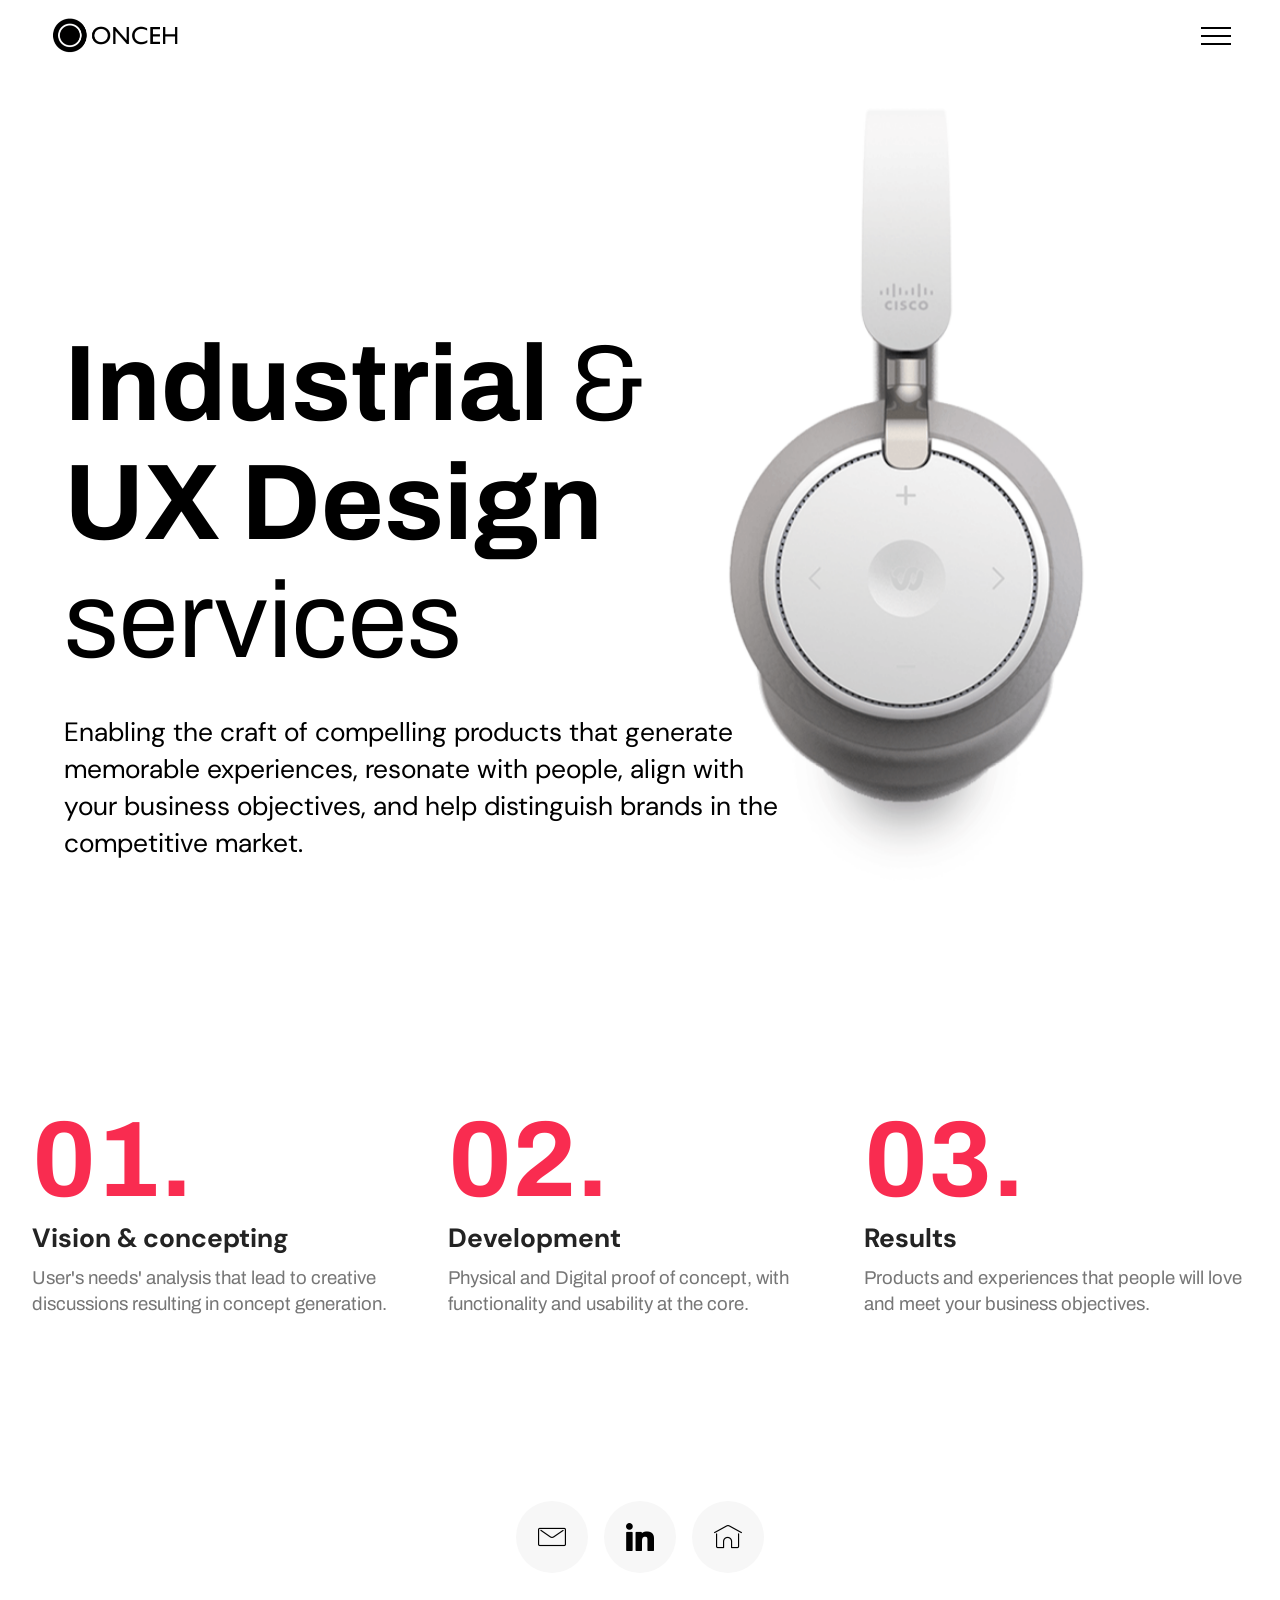
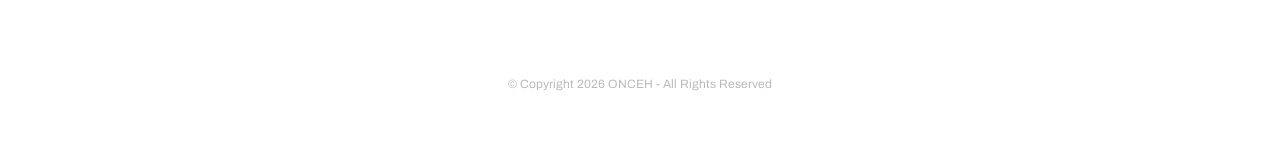
<file: index.html>
<!DOCTYPE html>
<html  >
<head>
  <!-- Site made with Mobirise Website Builder v6.0.6, https://mobirise.com -->
  <meta charset="UTF-8">
  <meta http-equiv="X-UA-Compatible" content="IE=edge">
  <meta name="generator" content="Mobirise v6.0.6, mobirise.com">
  <meta name="viewport" content="width=device-width, initial-scale=1, minimum-scale=1">
  <link rel="shortcut icon" href="assets/images/circle-2-96x96-1.png" type="image/x-icon">
  <meta name="description" content="">
  
  
  <title>Home</title>
  <link rel="stylesheet" href="assets/web/assets/mobirise-icons/mobirise-icons.css">
  <link rel="stylesheet" href="assets/bootstrap/css/bootstrap.min.css">
  <link rel="stylesheet" href="assets/bootstrap/css/bootstrap-grid.min.css">
  <link rel="stylesheet" href="assets/bootstrap/css/bootstrap-reboot.min.css">
  <link rel="stylesheet" href="assets/parallax/jarallax.css">
  <link rel="stylesheet" href="assets/dropdown/css/style.css">
  <link rel="stylesheet" href="assets/socicon/css/styles.css">
  <link rel="stylesheet" href="assets/theme/css/style.css">
  <link rel="preload" href="https://fonts.googleapis.com/css?family=Archivo:100,200,300,400,500,600,700,800,900,100i,200i,300i,400i,500i,600i,700i,800i,900i&display=swap" as="style" onload="this.onload=null;this.rel='stylesheet'">
  <noscript><link rel="stylesheet" href="https://fonts.googleapis.com/css?family=Archivo:100,200,300,400,500,600,700,800,900,100i,200i,300i,400i,500i,600i,700i,800i,900i&display=swap"></noscript>
  <link rel="preload" href="https://fonts.googleapis.com/css?family=DM+Sans:100,200,300,400,500,600,700,800,900,100i,200i,300i,400i,500i,600i,700i,800i,900i&display=swap" as="style" onload="this.onload=null;this.rel='stylesheet'">
  <noscript><link rel="stylesheet" href="https://fonts.googleapis.com/css?family=DM+Sans:100,200,300,400,500,600,700,800,900,100i,200i,300i,400i,500i,600i,700i,800i,900i&display=swap"></noscript>
  <link rel="preload" as="style" href="assets/mobirise/css/mbr-additional.css?v=bnRYxd"><link rel="stylesheet" href="assets/mobirise/css/mbr-additional.css?v=bnRYxd" type="text/css">

  
  
  
</head>
<body>
  
  <section data-bs-version="5.1" class="menu menu1 cid-uWenliHOjO" once="menu" id="menu1-0">
    

    <nav class="navbar navbar-dropdown navbar-fixed-top collapsed">
        <div class="container">
            <div class="navbar-brand">
                <span class="navbar-logo">
                    <a href="index.html">
                        <img src="assets/images/onceh-logo-302x102.png" alt="Mobirise Website Builder" style="height: 3.2rem;">
                    </a>
                </span>
                
            </div>
            <button class="navbar-toggler" type="button" data-toggle="collapse" data-bs-toggle="collapse" data-target="#navbarSupportedContent" data-bs-target="#navbarSupportedContent" aria-controls="navbarNavAltMarkup" aria-expanded="false" aria-label="Toggle navigation">
                <div class="hamburger">
                    <span></span>
                    <span></span>
                    <span></span>
                    <span></span>
                </div>
            </button>
            <div class="collapse navbar-collapse" id="navbarSupportedContent">
                <ul class="navbar-nav nav-dropdown nav-right" data-app-modern-menu="true"><li class="nav-item"><a class="nav-link link text-black text-primary display-7" href="services.html">
                            Services</a></li><li class="nav-item"><a class="nav-link link text-black text-primary display-7" href="work.html">Work</a></li><li class="nav-item"><a class="nav-link link text-black text-primary display-7" href="about.html">About</a></li><li class="nav-item"><a class="nav-link link text-black text-primary display-7" href="contact.html">Contact</a>
                    </li></ul>
                
                
            </div>
        </div>
    </nav>
</section>

<section data-bs-version="5.1" class="header16 cid-uWenmvWgvu mbr-parallax-background" id="header17-1">
  
  
  <div class="container">
    <div class="row">
      <div class="content-wrap col-12 col-md-8">
        <h1 class="mbr-section-title mbr-fonts-style mbr-white mb-4 display-1">
          <br><strong>Industrial</strong> &amp; <strong>UX Design </strong>services</h1>
        
        <p class="mbr-fonts-style mbr-text mbr-white mb-4 display-5">Enabling the craft of compelling products that generate memorable experiences, resonate with people, align with your business objectives, and help distinguish brands in the competitive market.<br></p>
        
      </div>
    </div>
  </div>
</section>

<section data-bs-version="5.1" class="features23 cid-uWenoAlS2M" id="features23-2">

    

    
    
    <div class="container">
        <div class="card-wrapper">
            <div class="card-box align-left">
                
                
                
            </div>
        </div>
        <!-- col-12 col-md-6 col-lg-4 -->
        <div class="row justify-content-center content-row mt-4">
            <div class="card p-4 p-md-3 col-md-6 col-lg-4">
                <div class="card-box">
                    <div class="title">
                        <span class="num mbr-fonts-style display-1"><strong>01.</strong></span>
                    </div>
                    <h4 class="card-title mbr-fonts-style display-5"><strong>Vision &amp; concepting</strong></h4>
                    <p class="mbr-text card-text mbr-fonts-style display-7">
                         User's needs' analysis that lead to creative discussions resulting in concept generation.
                    </p>
                </div>
            </div>
            <div class="card p-4 p-md-3 col-md-6 col-lg-4">
                <div class="card-box">
                    <div class="title">
                        <span class="num mbr-fonts-style display-1"><strong>02.</strong></span>
                    </div>
                    <h4 class="card-title mbr-fonts-style display-5">
                        <strong>Development</strong></h4>
                    <p class="mbr-text card-text mbr-fonts-style display-7">Physical and Digital proof of concept, with functionality and usability at the core.</p>
                </div>
            </div>
            <div class="card p-4 p-md-3 col-md-6 col-lg-4">
                <div class="card-box">
                    <div class="title">
                        <span class="num mbr-fonts-style display-1"><strong>03.</strong></span>
                    </div>
                    <h4 class="card-title mbr-fonts-style display-5">
                        <strong>Results</strong></h4>
                    <p class="mbr-text card-text mbr-fonts-style display-7">Products and experiences that people will love and meet your business objectives.
                    </p>
                </div>
            </div>
            
            
            
            
            
        </div>
    </div>
</section>

<section data-bs-version="5.1" class="social05 cid-uWOR1Yi7Av" id="social05-23">
    

    

    <div class="container">
        <div class="row">
            
            <div class="col-12">
                <div class="social-row">
                    <div class="soc-item">
                        <a href="mailto:oncehcad@gmail.com">
                            <span class="mbr-iconfont mbri-letter" style="font-size: 28px;"></span>
                        </a>
                    </div>
                    <div class="soc-item">
                        <a href="http://www.linkedin.com/in/ladislao" target="_blank">
                            <span class="mbr-iconfont socicon-linkedin socicon" style="font-size: 28px;"></span>
                        </a>
                    </div>
                    <div class="soc-item">
                        <a href="index.html">
                            <span class="mbr-iconfont mbri-home" style="font-size: 28px;"></span>
                        </a>
                    </div>
                    
                    
                </div>
            </div>
        </div>
    </div>
</section>

<section data-bs-version="5.1" class="footer7 cid-uWezbiTOSu" once="footers" id="footer7-4">

    

    

    <div class="container">
        <div class="media-container-row align-center mbr-white">
            <div class="col-12">
                <p class="mbr-text mb-0 mbr-fonts-style display-4">
                    © Copyright 2026 ONCEH - All Rights Reserved
                </p>
            </div>
        </div>
    </div>
</section><section class="display-7" style="padding: 0;align-items: center;justify-content: center;flex-wrap: wrap;    align-content: center;display: flex;position: relative;height: 4rem;"><a href="https://mobiri.se/3189157" style="flex: 1 1;height: 4rem;position: absolute;width: 100%;z-index: 1;"><img alt="" style="height: 4rem;" src="[data-uri]"></a><p style="margin: 0;text-align: center;" class="display-7">&#8204;</p><a style="z-index:1" href="https://mobirise.com/builder/ai-website-creator.html">Best AI Website Creator</a></section><script src="assets/bootstrap/js/bootstrap.bundle.min.js"></script>  <script src="assets/parallax/jarallax.js"></script>  <script src="assets/smoothscroll/smooth-scroll.js"></script>  <script src="assets/ytplayer/index.js"></script>  <script src="assets/dropdown/js/navbar-dropdown.js"></script>  <script src="assets/theme/js/script.js"></script>  
  
  
</body>
</html>
</file>
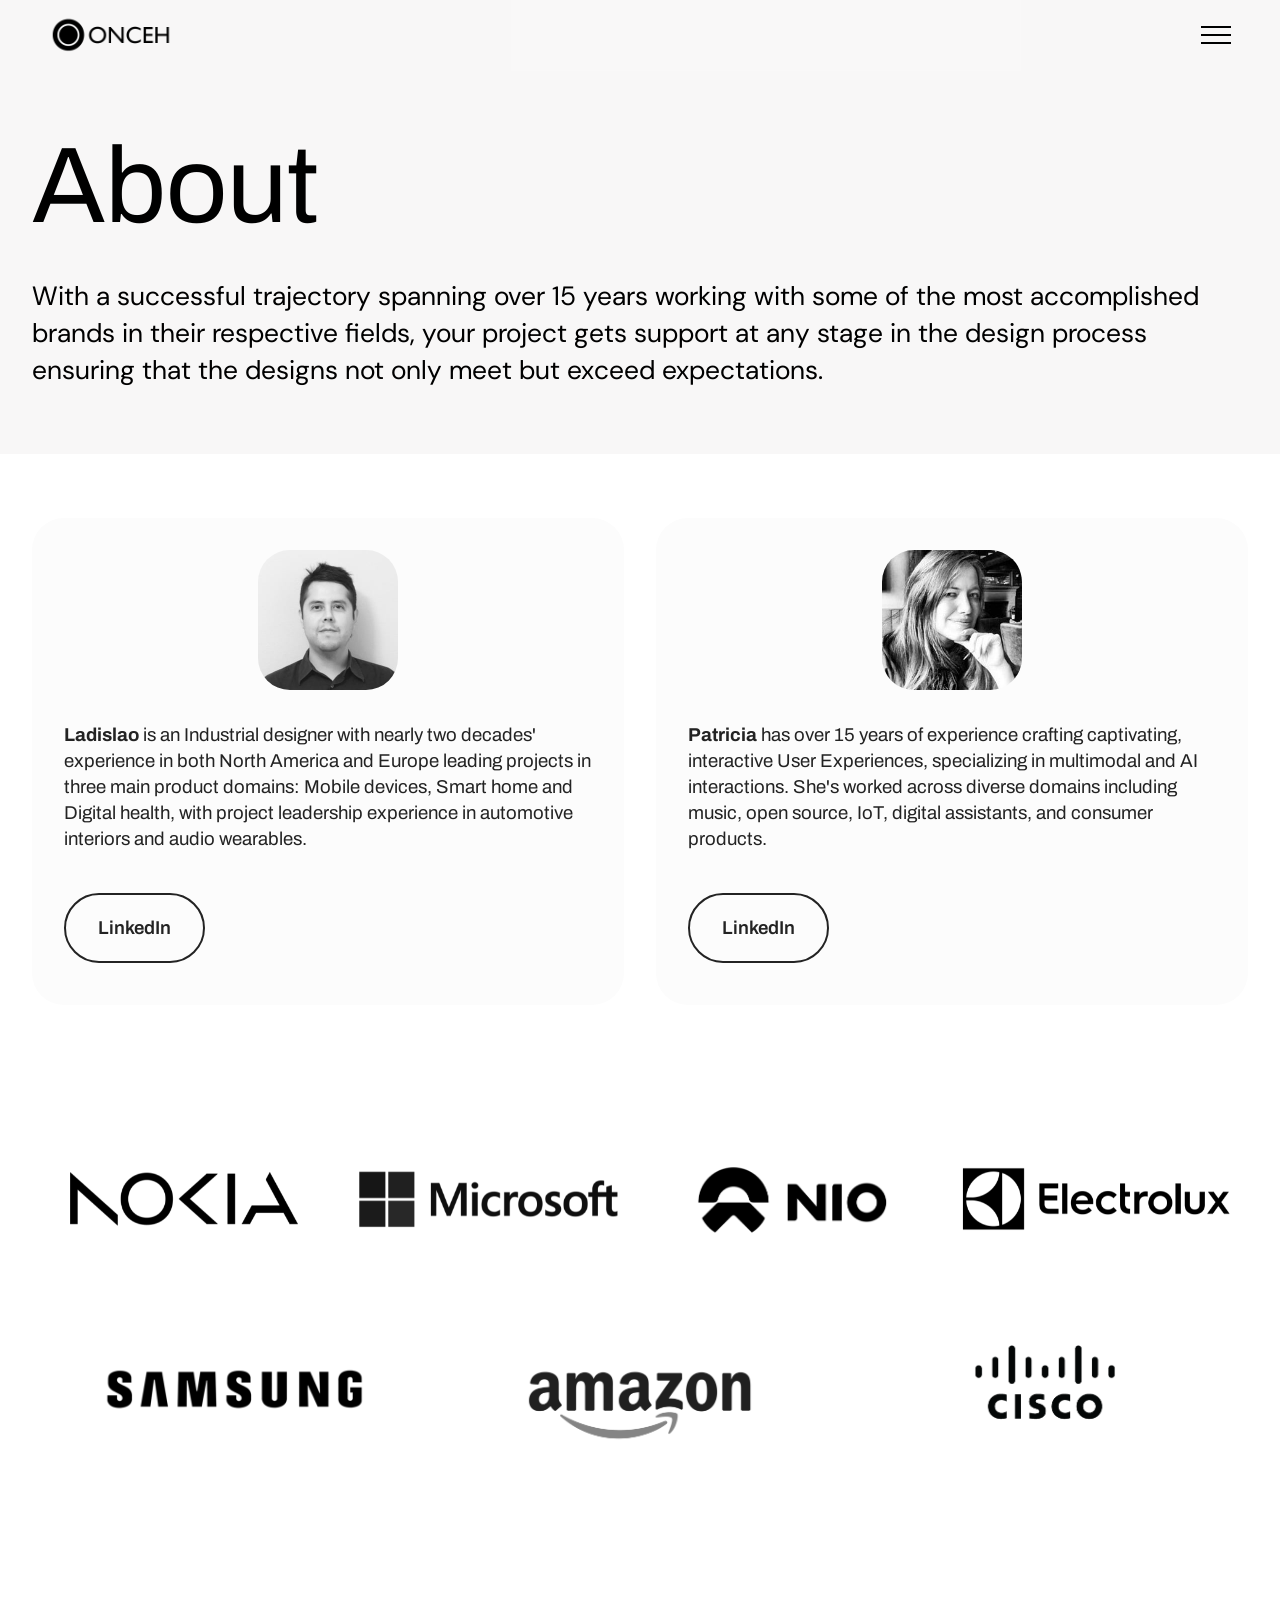
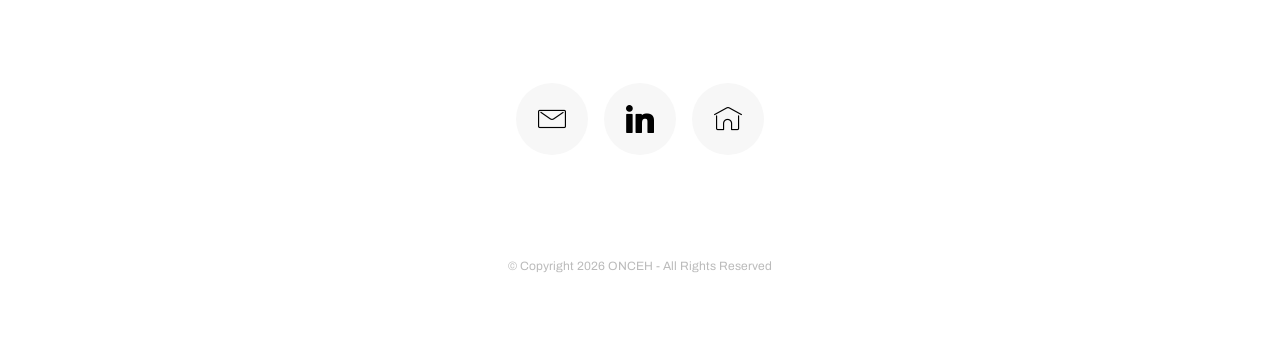
<file: about.html>
<!DOCTYPE html>
<html  >
<head>
  <!-- Site made with Mobirise Website Builder v6.0.6, https://mobirise.com -->
  <meta charset="UTF-8">
  <meta http-equiv="X-UA-Compatible" content="IE=edge">
  <meta name="generator" content="Mobirise v6.0.6, mobirise.com">
  <meta name="viewport" content="width=device-width, initial-scale=1, minimum-scale=1">
  <link rel="shortcut icon" href="assets/images/circle-2-96x96-1.png" type="image/x-icon">
  <meta name="description" content="">
  
  
  <title>About</title>
  <link rel="stylesheet" href="assets/web/assets/mobirise-icons2/mobirise2.css">
  <link rel="stylesheet" href="assets/web/assets/mobirise-icons/mobirise-icons.css">
  <link rel="stylesheet" href="assets/bootstrap/css/bootstrap.min.css">
  <link rel="stylesheet" href="assets/bootstrap/css/bootstrap-grid.min.css">
  <link rel="stylesheet" href="assets/bootstrap/css/bootstrap-reboot.min.css">
  <link rel="stylesheet" href="assets/dropdown/css/style.css">
  <link rel="stylesheet" href="assets/socicon/css/styles.css">
  <link rel="stylesheet" href="assets/theme/css/style.css">
  <link rel="preload" href="https://fonts.googleapis.com/css?family=Archivo:100,200,300,400,500,600,700,800,900,100i,200i,300i,400i,500i,600i,700i,800i,900i&display=swap" as="style" onload="this.onload=null;this.rel='stylesheet'">
  <noscript><link rel="stylesheet" href="https://fonts.googleapis.com/css?family=Archivo:100,200,300,400,500,600,700,800,900,100i,200i,300i,400i,500i,600i,700i,800i,900i&display=swap"></noscript>
  <link rel="preload" href="https://fonts.googleapis.com/css?family=DM+Sans:100,200,300,400,500,600,700,800,900,100i,200i,300i,400i,500i,600i,700i,800i,900i&display=swap" as="style" onload="this.onload=null;this.rel='stylesheet'">
  <noscript><link rel="stylesheet" href="https://fonts.googleapis.com/css?family=DM+Sans:100,200,300,400,500,600,700,800,900,100i,200i,300i,400i,500i,600i,700i,800i,900i&display=swap"></noscript>
  <link rel="preload" as="style" href="assets/mobirise/css/mbr-additional.css?v=YbPZpl"><link rel="stylesheet" href="assets/mobirise/css/mbr-additional.css?v=YbPZpl" type="text/css">

  
  
  
</head>
<body>
  
  <section data-bs-version="5.1" class="menu menu1 cid-uWE4raRDa7" once="menu" id="menu1-12">
    

    <nav class="navbar navbar-dropdown navbar-fixed-top collapsed">
        <div class="container">
            <div class="navbar-brand">
                <span class="navbar-logo">
                    <a href="index.html">
                        <img src="assets/images/onceh-logo-302x102.png" alt="Mobirise Website Builder" style="height: 3rem;">
                    </a>
                </span>
                
            </div>
            <button class="navbar-toggler" type="button" data-toggle="collapse" data-bs-toggle="collapse" data-target="#navbarSupportedContent" data-bs-target="#navbarSupportedContent" aria-controls="navbarNavAltMarkup" aria-expanded="false" aria-label="Toggle navigation">
                <div class="hamburger">
                    <span></span>
                    <span></span>
                    <span></span>
                    <span></span>
                </div>
            </button>
            <div class="collapse navbar-collapse" id="navbarSupportedContent">
                <ul class="navbar-nav nav-dropdown nav-right" data-app-modern-menu="true"><li class="nav-item"><a class="nav-link link text-black text-primary display-7" href="services.html">
                            Services</a></li><li class="nav-item"><a class="nav-link link text-black text-primary display-7" href="work.html">Work</a></li><li class="nav-item"><a class="nav-link link text-black text-primary display-7" href="about.html">About</a></li><li class="nav-item"><a class="nav-link link text-black text-primary display-7" href="contact.html">Contact</a>
                    </li></ul>
                
                
            </div>
        </div>
    </nav>
</section>

<section data-bs-version="5.1" class="content4 cid-uWE4CPWWSI" id="content4-16">
    

    
    
    <div class="container">
        <div class="row justify-content-center">
            <div class="title col-md-12 col-lg-12">
                <h3 class="mbr-section-title mbr-fonts-style align-center mb-4 display-1">About</h3>
                <h4 class="mbr-section-subtitle align-center mbr-fonts-style mb-4 display-5">
<div>With a successful trajectory spanning over 15 years working with some of the most accomplished brands in their respective fields, your project gets support at any stage in the design process ensuring that the designs not only meet but exceed expectations.</div></h4>
                
            </div>
        </div>
    </div>
</section>

<section data-bs-version="5.1" class="clients2 cid-uWE4IcLDge" id="clients2-17">

    

    
    
    <div class="container">
        <div class="row justify-content-center">
            <div class="item features-without-image mb-5 col-12 col-md-6">
                <div class="item-wrapper">
                    <div class="img-wrapper">
                        <img src="assets/images/lc-bw-280x280.jpg" alt="Mobirise Website Builder">
                    </div>
                    <div class="card-box align-center">
                        
                        
                        <p class="mbr-text mbr-fonts-style mb-4 display-7"><strong>Ladislao </strong>is an Industrial designer with nearly two decades' experience in both North America and Europe leading projects in three main product domains: Mobile devices, Smart home and Digital health, with project leadership experience in automotive interiors and audio wearables.</p>
                        <div class="mbr-section-btn mt-3"><a class="btn btn-black-outline display-7" href="https://www.linkedin.com/in/ladislao/" target="_blank">LinkedIn</a></div>
                    </div>
                </div>
            </div>
            <div class="item features-without-image mb-5 col-12 col-md-6">
                <div class="item-wrapper">
                    <div class="img-wrapper">
                        <img src="assets/images/patt-227x227.jpg" alt="Mobirise Website Builder">
                    </div>
                    <div class="card-box align-center">
                        
                        
                        <p class="mbr-text mbr-fonts-style mb-4 display-7"><strong>
                            Patricia </strong>has over 15 years of experience crafting captivating, interactive User Experiences, specializing in multimodal and AI interactions. She's worked across diverse domains including music, open source, IoT, digital assistants, and consumer products.</p>
                        <div class="mbr-section-btn mt-3"><a class="btn btn-black-outline display-7" href="https://www.linkedin.com/in/patriciapanqueva/" target="_blank">LinkedIn</a></div>
                    </div>
                </div>
            </div>
            
        </div>
    </div>
</section>

<section data-bs-version="5.1" class="gallery1 cid-uWE4KD39M5" id="gallery1-18">
    
    
    <div class="container">
        
        <div class="row mt-4">
            
            <div class="item features-image сol-12 col-md-6 col-lg-3 active">
                <div class="item-wrapper">
                    <div class="item-img">
                        <img src="assets/images/nokiapng-3-644x515.png" alt="" data-slide-to="4" data-bs-slide-to="4">
                    </div>
                    
                    
                </div>
            </div>
            <div class="item features-image сol-12 col-md-6 col-lg-3">
                <div class="item-wrapper">
                    <div class="item-img">
                        <img src="assets/images/microsoft-3-644x429.png" alt="" title="" data-slide-to="1" data-bs-slide-to="1">
                    </div>
                    
                    
                </div>
            </div><div class="item features-image сol-12 col-md-6 col-lg-3">
                <div class="item-wrapper">
                    <div class="item-img">
                        <img src="assets/images/nio-8-644x515.png" alt="Mobirise Website Builder" data-slide-to="2" data-bs-slide-to="2">
                    </div>
                    
                    
                </div>
            </div><div class="item features-image сol-12 col-md-6 col-lg-3">
                <div class="item-wrapper">
                    <div class="item-img">
                        <img src="assets/images/electrolux-3-644x543.png" alt="" data-slide-to="3" data-bs-slide-to="3">
                    </div>
                    
                    
                </div>
            </div>
            
        </div>
    </div>
</section>

<section data-bs-version="5.1" class="gallery1 cid-uWE4MYUReG" id="gallery1-19">
    
    
    <div class="container">
        
        <div class="row mt-4">
            
            <div class="item features-image сol-12 col-md-6 col-lg-4 active">
                <div class="item-wrapper">
                    <div class="item-img">
                        <img src="assets/images/samsung-1-logo-png-transparent-858x644.png" alt="" data-slide-to="4" data-bs-slide-to="4">
                    </div>
                    
                    
                </div>
            </div>
            <div class="item features-image сol-12 col-md-6 col-lg-4">
                <div class="item-wrapper">
                    <div class="item-img">
                        <img src="assets/images/amazon-png13-858x644.png" alt="" title="" data-slide-to="1" data-bs-slide-to="1">
                    </div>
                    
                    
                </div>
            </div><div class="item features-image сol-12 col-md-6 col-lg-4">
                <div class="item-wrapper">
                    <div class="item-img">
                        <img src="assets/images/cisco-png-3-858x596.png" alt="Mobirise Website Builder" data-slide-to="2" data-bs-slide-to="2">
                    </div>
                    
                    
                </div>
            </div>
            
        </div>
    </div>
</section>

<section data-bs-version="5.1" class="social05 cid-uWOR1Yi7Av" id="social05-23">
    

    

    <div class="container">
        <div class="row">
            
            <div class="col-12">
                <div class="social-row">
                    <div class="soc-item">
                        <a href="mailto:oncehcad@gmail.com">
                            <span class="mbr-iconfont mbri-letter" style="font-size: 28px;"></span>
                        </a>
                    </div>
                    <div class="soc-item">
                        <a href="http://www.linkedin.com/in/ladislao" target="_blank">
                            <span class="mbr-iconfont socicon-linkedin socicon" style="font-size: 28px;"></span>
                        </a>
                    </div>
                    <div class="soc-item">
                        <a href="index.html">
                            <span class="mbr-iconfont mbri-home" style="font-size: 28px;"></span>
                        </a>
                    </div>
                    
                    
                </div>
            </div>
        </div>
    </div>
</section>

<section data-bs-version="5.1" class="footer7 cid-uWE4rbCuD7" once="footers" id="footer7-15">

    

    

    <div class="container">
        <div class="media-container-row align-center mbr-white">
            <div class="col-12">
                <p class="mbr-text mb-0 mbr-fonts-style display-4">
                    © Copyright 2026 ONCEH - All Rights Reserved
                </p>
            </div>
        </div>
    </div>
</section><section class="display-7" style="padding: 0;align-items: center;justify-content: center;flex-wrap: wrap;    align-content: center;display: flex;position: relative;height: 4rem;"><a href="https://mobiri.se/3189157" style="flex: 1 1;height: 4rem;position: absolute;width: 100%;z-index: 1;"><img alt="" style="height: 4rem;" src="[data-uri]"></a><p style="margin: 0;text-align: center;" class="display-7">&#8204;</p><a style="z-index:1" href="https://mobirise.com/builder/ai-website-maker.html">Best AI Website Maker</a></section><script src="assets/bootstrap/js/bootstrap.bundle.min.js"></script>  <script src="assets/smoothscroll/smooth-scroll.js"></script>  <script src="assets/ytplayer/index.js"></script>  <script src="assets/dropdown/js/navbar-dropdown.js"></script>  <script src="assets/theme/js/script.js"></script>  
  
  
</body>
</html>
</file>
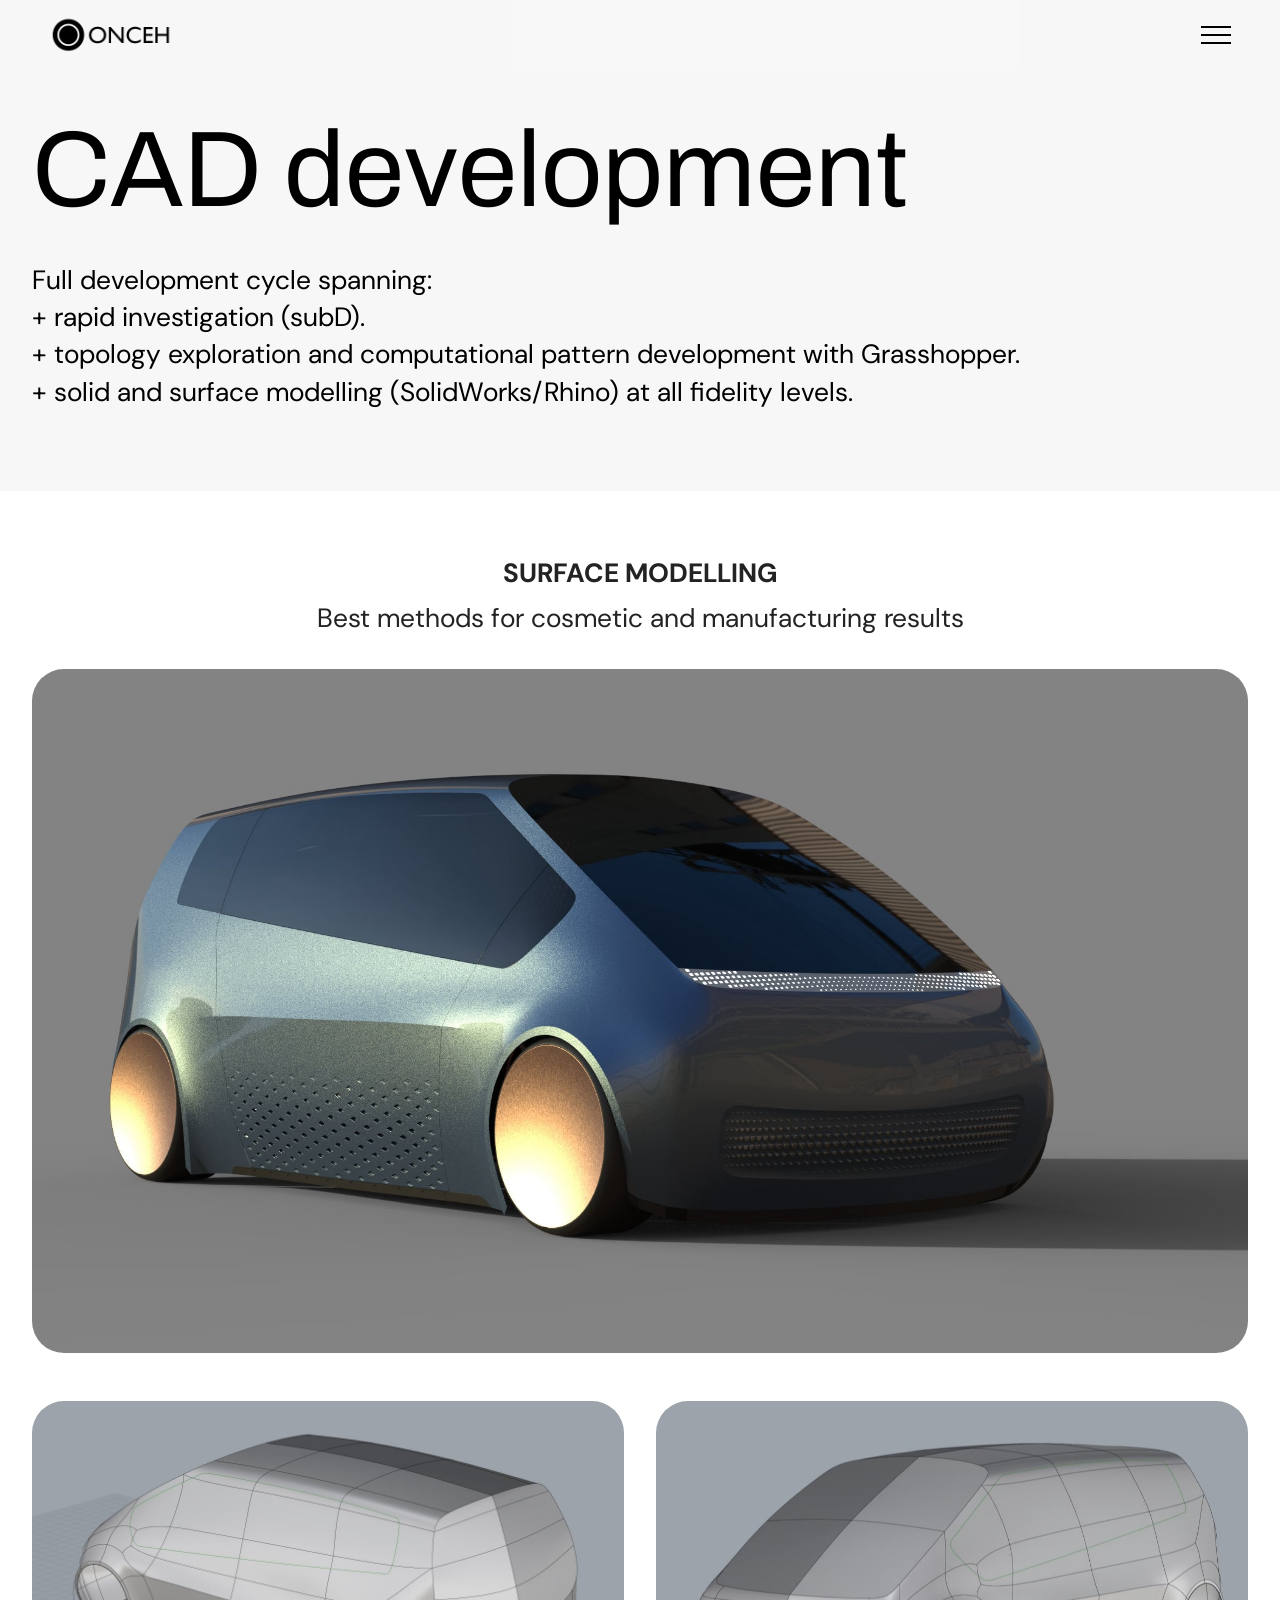
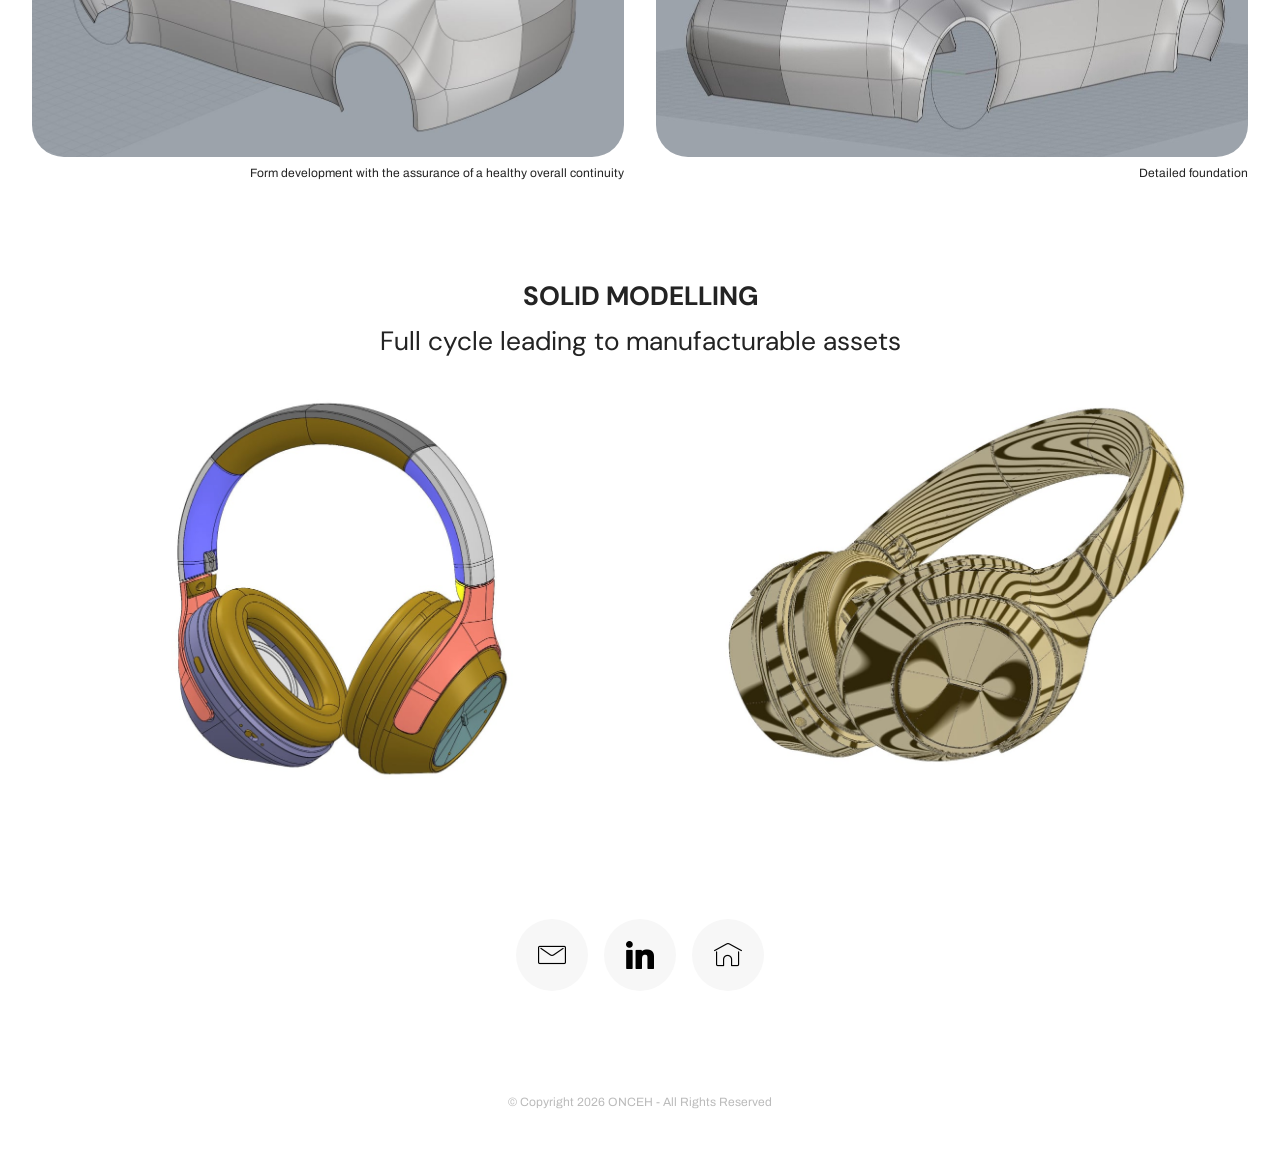
<file: cad.html>
<!DOCTYPE html>
<html  >
<head>
  <!-- Site made with Mobirise Website Builder v6.0.6, https://mobirise.com -->
  <meta charset="UTF-8">
  <meta http-equiv="X-UA-Compatible" content="IE=edge">
  <meta name="generator" content="Mobirise v6.0.6, mobirise.com">
  <meta name="viewport" content="width=device-width, initial-scale=1, minimum-scale=1">
  <link rel="shortcut icon" href="assets/images/circle-2-96x96-1.png" type="image/x-icon">
  <meta name="description" content="">
  
  
  <title>CAD</title>
  <link rel="stylesheet" href="assets/web/assets/mobirise-icons/mobirise-icons.css">
  <link rel="stylesheet" href="assets/bootstrap/css/bootstrap.min.css">
  <link rel="stylesheet" href="assets/bootstrap/css/bootstrap-grid.min.css">
  <link rel="stylesheet" href="assets/bootstrap/css/bootstrap-reboot.min.css">
  <link rel="stylesheet" href="assets/dropdown/css/style.css">
  <link rel="stylesheet" href="assets/socicon/css/styles.css">
  <link rel="stylesheet" href="assets/theme/css/style.css">
  <link rel="preload" href="https://fonts.googleapis.com/css?family=Archivo:100,200,300,400,500,600,700,800,900,100i,200i,300i,400i,500i,600i,700i,800i,900i&display=swap" as="style" onload="this.onload=null;this.rel='stylesheet'">
  <noscript><link rel="stylesheet" href="https://fonts.googleapis.com/css?family=Archivo:100,200,300,400,500,600,700,800,900,100i,200i,300i,400i,500i,600i,700i,800i,900i&display=swap"></noscript>
  <link rel="preload" href="https://fonts.googleapis.com/css?family=DM+Sans:100,200,300,400,500,600,700,800,900,100i,200i,300i,400i,500i,600i,700i,800i,900i&display=swap" as="style" onload="this.onload=null;this.rel='stylesheet'">
  <noscript><link rel="stylesheet" href="https://fonts.googleapis.com/css?family=DM+Sans:100,200,300,400,500,600,700,800,900,100i,200i,300i,400i,500i,600i,700i,800i,900i&display=swap"></noscript>
  <link rel="preload" as="style" href="assets/mobirise/css/mbr-additional.css?v=KQDRYN"><link rel="stylesheet" href="assets/mobirise/css/mbr-additional.css?v=KQDRYN" type="text/css">

  
  
  
</head>
<body>
  
  <section data-bs-version="5.1" class="menu menu1 cid-uWE7paXEDk" once="menu" id="menu1-1l">
    

    <nav class="navbar navbar-dropdown navbar-fixed-top collapsed">
        <div class="container">
            <div class="navbar-brand">
                <span class="navbar-logo">
                    <a href="index.html">
                        <img src="assets/images/onceh-logo-302x102.png" alt="Mobirise Website Builder" style="height: 3rem;">
                    </a>
                </span>
                
            </div>
            <button class="navbar-toggler" type="button" data-toggle="collapse" data-bs-toggle="collapse" data-target="#navbarSupportedContent" data-bs-target="#navbarSupportedContent" aria-controls="navbarNavAltMarkup" aria-expanded="false" aria-label="Toggle navigation">
                <div class="hamburger">
                    <span></span>
                    <span></span>
                    <span></span>
                    <span></span>
                </div>
            </button>
            <div class="collapse navbar-collapse" id="navbarSupportedContent">
                <ul class="navbar-nav nav-dropdown nav-right" data-app-modern-menu="true"><li class="nav-item"><a class="nav-link link text-black text-primary display-7" href="services.html">
                            Services</a></li><li class="nav-item"><a class="nav-link link text-black text-primary display-7" href="work.html">Work</a></li><li class="nav-item"><a class="nav-link link text-black text-primary display-7" href="about.html">About</a></li><li class="nav-item"><a class="nav-link link text-black text-primary display-7" href="contact.html">Contact</a>
                    </li></ul>
                
                
            </div>
        </div>
    </nav>
</section>

<section data-bs-version="5.1" class="content4 cid-uWE7pbbEjw" id="content4-1m">
    

    
    
    <div class="container">
        <div class="row justify-content-center">
            <div class="title col-md-12 col-lg-12">
                <h3 class="mbr-section-title mbr-fonts-style align-center mb-4 display-1">CAD development</h3>
                <h4 class="mbr-section-subtitle align-center mbr-fonts-style mb-4 display-5">Full development cycle spanning:
<div>+ rapid investigation (subD).
</div><div>+ topology exploration and computational pattern development with Grasshopper.
</div><div>+ solid and surface modelling (SolidWorks/Rhino) at all fidelity levels.</div></h4>
                
            </div>
        </div>
    </div>
</section>

<section data-bs-version="5.1" class="gallery1 cid-uWE7Htm0zC" id="gallery1-1o">
    
    
    <div class="container">
        <div class="mbr-section-head">
            <h4 class="mbr-section-title mbr-fonts-style align-center mb-0 display-5">
                <strong>SURFACE MODELLING</strong></h4>
            <h5 class="mbr-section-subtitle mbr-fonts-style align-center mb-0 mt-2 display-5">
                Best methods for cosmetic and manufacturing results</h5>
        </div>
        <div class="row mt-4">
            <div class="item features-image сol-12 col-md-6 col-lg-12">
                <div class="item-wrapper">
                    <div class="item-img">
                        <img src="assets/images/van-lc-3-2-2-2000x1125.jpg" alt="Mobirise Website Builder">
                    </div>
                    
                    
                </div>
            </div>
            
            
            
        </div>
    </div>
</section>

<section data-bs-version="5.1" class="image4 cid-uWE7IS1Ugz" id="image4-1p">
    

    
    

    <div class="container">
        <div class="row">
            <div class="col-12 col-lg-6">
                <div class="image-wrapper">
                    <img src="assets/images/car2-2-1256x687.jpeg" alt="Mobirise Website Builder">
                    <p class="mbr-text mbr-fonts-style mt-2 align-center display-4">
                        Detailed foundation</p>
                </div>
            </div>
            <div class="col-12 col-lg-6">
                <div class="image-wrapper">
                    <img src="assets/images/car1-1256x722.jpeg" alt="Mobirise Website Builder">
                    <p class="mbr-text mbr-fonts-style mt-2 align-center display-4">
                        Form development with the assurance of a healthy overall continuity</p>
                </div>
            </div>
        </div>
    </div>
</section>

<section data-bs-version="5.1" class="gallery1 cid-uWE7L8EtnN" id="gallery1-1q">
    
    
    <div class="container">
        <div class="mbr-section-head">
            <h4 class="mbr-section-title mbr-fonts-style align-center mb-0 display-5">
                <strong>SOLID MODELLING</strong></h4>
            <h5 class="mbr-section-subtitle mbr-fonts-style align-center mb-0 mt-2 display-5">
                Full cycle leading to manufacturable assets</h5>
        </div>
        <div class="row mt-4">
            <div class="item features-image сol-12 col-md-6 col-lg-6">
                <div class="item-wrapper">
                    <div class="item-img">
                        <img src="assets/images/fanta-persp-stanrd-w-1256x809.jpg" alt="Mobirise Website Builder">
                    </div>
                    
                    
                </div>
            </div>
            <div class="item features-image сol-12 col-md-6 col-lg-6">
                <div class="item-wrapper">
                    <div class="item-img">
                        <img src="assets/images/fanta-persp-zebra-w-1256x785.jpg" alt="Mobirise Website Builder">
                    </div>
                    
                    
                </div>
            </div>
            
            
        </div>
    </div>
</section>

<section data-bs-version="5.1" class="social05 cid-uWOR1Yi7Av" id="social05-23">
    

    

    <div class="container">
        <div class="row">
            
            <div class="col-12">
                <div class="social-row">
                    <div class="soc-item">
                        <a href="mailto:oncehcad@gmail.com">
                            <span class="mbr-iconfont mbri-letter" style="font-size: 28px;"></span>
                        </a>
                    </div>
                    <div class="soc-item">
                        <a href="http://www.linkedin.com/in/ladislao" target="_blank">
                            <span class="mbr-iconfont socicon-linkedin socicon" style="font-size: 28px;"></span>
                        </a>
                    </div>
                    <div class="soc-item">
                        <a href="index.html">
                            <span class="mbr-iconfont mbri-home" style="font-size: 28px;"></span>
                        </a>
                    </div>
                    
                    
                </div>
            </div>
        </div>
    </div>
</section>

<section data-bs-version="5.1" class="footer7 cid-uWE7pbjTTs" once="footers" id="footer7-1n">

    

    

    <div class="container">
        <div class="media-container-row align-center mbr-white">
            <div class="col-12">
                <p class="mbr-text mb-0 mbr-fonts-style display-4">
                    © Copyright 2026 ONCEH - All Rights Reserved
                </p>
            </div>
        </div>
    </div>
</section><section class="display-7" style="padding: 0;align-items: center;justify-content: center;flex-wrap: wrap;    align-content: center;display: flex;position: relative;height: 4rem;"><a href="https://mobiri.se/3189157" style="flex: 1 1;height: 4rem;position: absolute;width: 100%;z-index: 1;"><img alt="" style="height: 4rem;" src="[data-uri]"></a><p style="margin: 0;text-align: center;" class="display-7">&#8204;</p><a style="z-index:1" href="https://mobirise.com/builder/no-code-website-builder.html">No Code Website Builder</a></section><script src="assets/bootstrap/js/bootstrap.bundle.min.js"></script>  <script src="assets/smoothscroll/smooth-scroll.js"></script>  <script src="assets/ytplayer/index.js"></script>  <script src="assets/dropdown/js/navbar-dropdown.js"></script>  <script src="assets/theme/js/script.js"></script>  
  
  
</body>
</html>
</file>
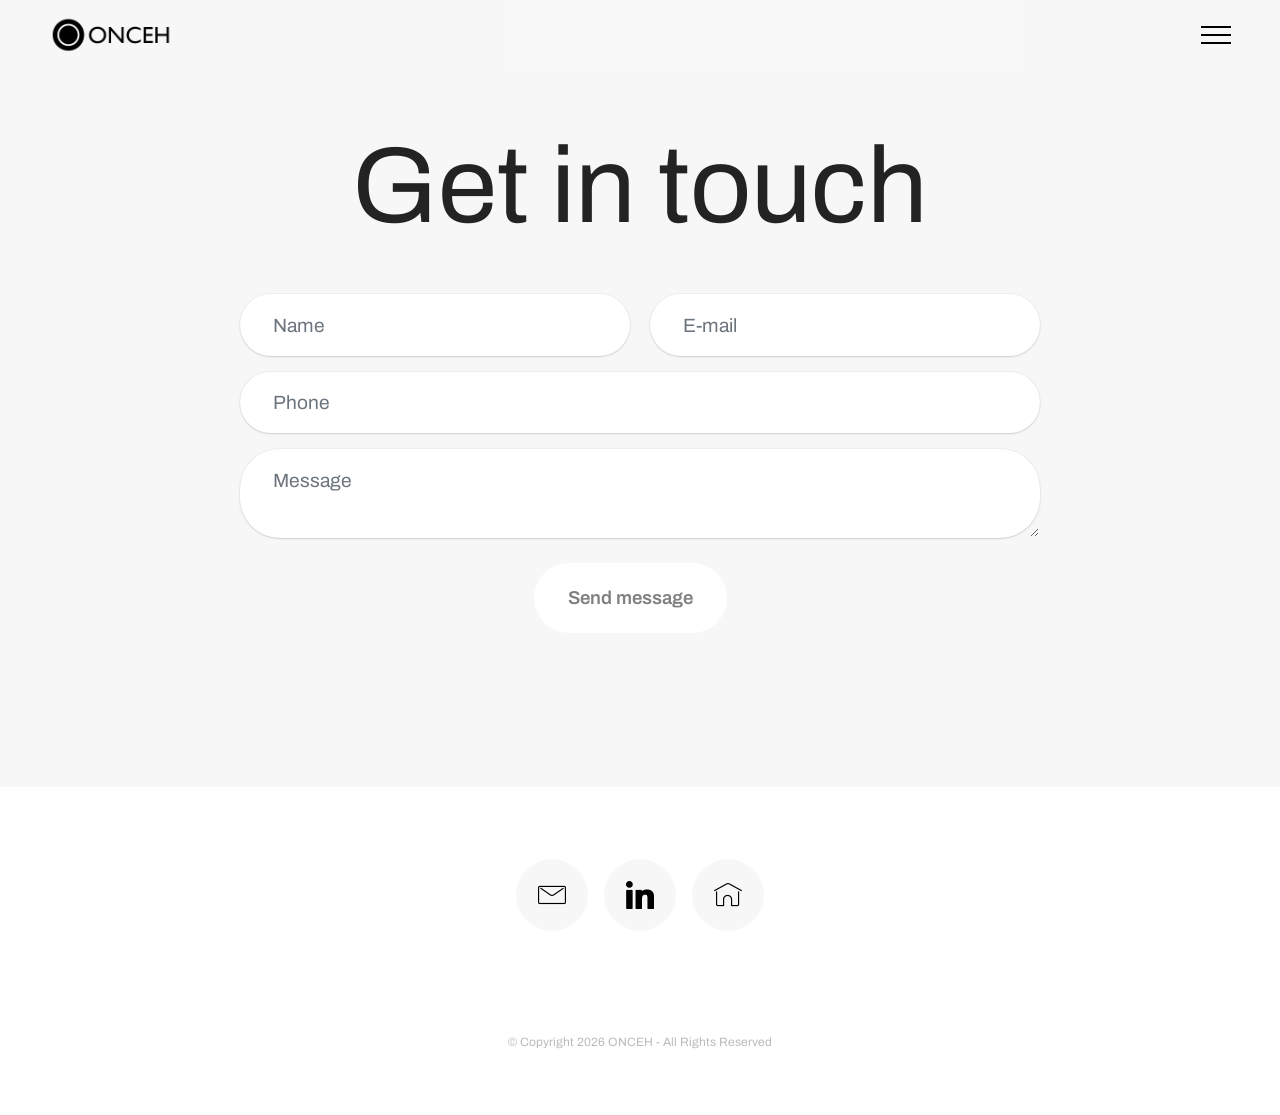
<file: contact.html>
<!DOCTYPE html>
<html  >
<head>
  <!-- Site made with Mobirise Website Builder v6.0.6, https://mobirise.com -->
  <meta charset="UTF-8">
  <meta http-equiv="X-UA-Compatible" content="IE=edge">
  <meta name="generator" content="Mobirise v6.0.6, mobirise.com">
  <meta name="viewport" content="width=device-width, initial-scale=1, minimum-scale=1">
  <link rel="shortcut icon" href="assets/images/circle-2-96x96-1.png" type="image/x-icon">
  <meta name="description" content="">
  
  
  <title>Contact</title>
  <link rel="stylesheet" href="assets/web/assets/mobirise-icons/mobirise-icons.css">
  <link rel="stylesheet" href="assets/bootstrap/css/bootstrap.min.css">
  <link rel="stylesheet" href="assets/bootstrap/css/bootstrap-grid.min.css">
  <link rel="stylesheet" href="assets/bootstrap/css/bootstrap-reboot.min.css">
  <link rel="stylesheet" href="assets/dropdown/css/style.css">
  <link rel="stylesheet" href="assets/socicon/css/styles.css">
  <link rel="stylesheet" href="assets/theme/css/style.css">
  <link rel="preload" href="https://fonts.googleapis.com/css?family=Archivo:100,200,300,400,500,600,700,800,900,100i,200i,300i,400i,500i,600i,700i,800i,900i&display=swap" as="style" onload="this.onload=null;this.rel='stylesheet'">
  <noscript><link rel="stylesheet" href="https://fonts.googleapis.com/css?family=Archivo:100,200,300,400,500,600,700,800,900,100i,200i,300i,400i,500i,600i,700i,800i,900i&display=swap"></noscript>
  <link rel="preload" href="https://fonts.googleapis.com/css?family=DM+Sans:100,200,300,400,500,600,700,800,900,100i,200i,300i,400i,500i,600i,700i,800i,900i&display=swap" as="style" onload="this.onload=null;this.rel='stylesheet'">
  <noscript><link rel="stylesheet" href="https://fonts.googleapis.com/css?family=DM+Sans:100,200,300,400,500,600,700,800,900,100i,200i,300i,400i,500i,600i,700i,800i,900i&display=swap"></noscript>
  <link rel="preload" as="style" href="assets/mobirise/css/mbr-additional.css?v=hJgmZX"><link rel="stylesheet" href="assets/mobirise/css/mbr-additional.css?v=hJgmZX" type="text/css">

  
  
  
</head>
<body>
  
  <section data-bs-version="5.1" class="menu menu1 cid-uWE5uDWIEN" once="menu" id="menu1-1a">
    

    <nav class="navbar navbar-dropdown navbar-fixed-top collapsed">
        <div class="container">
            <div class="navbar-brand">
                <span class="navbar-logo">
                    <a href="index.html">
                        <img src="assets/images/onceh-logo-302x102.png" alt="Mobirise Website Builder" style="height: 3rem;">
                    </a>
                </span>
                
            </div>
            <button class="navbar-toggler" type="button" data-toggle="collapse" data-bs-toggle="collapse" data-target="#navbarSupportedContent" data-bs-target="#navbarSupportedContent" aria-controls="navbarNavAltMarkup" aria-expanded="false" aria-label="Toggle navigation">
                <div class="hamburger">
                    <span></span>
                    <span></span>
                    <span></span>
                    <span></span>
                </div>
            </button>
            <div class="collapse navbar-collapse" id="navbarSupportedContent">
                <ul class="navbar-nav nav-dropdown nav-right" data-app-modern-menu="true"><li class="nav-item"><a class="nav-link link text-black text-primary display-7" href="services.html">
                            Services</a></li><li class="nav-item"><a class="nav-link link text-black text-primary display-7" href="work.html">Work</a></li><li class="nav-item"><a class="nav-link link text-black text-primary display-7" href="about.html">About</a></li><li class="nav-item"><a class="nav-link link text-black text-primary display-7" href="contact.html">Contact</a>
                    </li></ul>
                
                
            </div>
        </div>
    </nav>
</section>

<section data-bs-version="5.1" class="form5 cid-uWE61PQyrk" id="form02-1g">
    
    
    <div class="container">
        <div class="row justify-content-center">
            <div class="col-12 content-head">
                <div class="mbr-section-head mb-5">
                    <h3 class="mbr-section-title mbr-fonts-style align-center mb-0 display-1">
                        Get in touch</h3>
                    
                </div>
            </div>
        </div>
        <div class="row justify-content-center">
            <div class="col-lg-8 mx-auto mbr-form" data-form-type="formoid">
                <form action="https://mobirise.eu/" method="POST" class="mbr-form form-with-styler" data-form-title="Form Name"><input type="hidden" name="email" data-form-email="true" value="zFM8mZcyI2BIo7zYicJavcFyyIZtgiWS7hnGiJ1nkT90WLyFI/mNzkPJDqxkD6y9YmW0nA595Kh1zLR0quujlFVBKY1nQiKnQPV5lTFKz3i6AEu2yAL8+cZy0Bf8ocgL">
                    <div class="row">
                        <div hidden="hidden" data-form-alert="" class="alert alert-success col-12">Thanks for filling out the form.
We'll be in touch soon!</div>
                        <div hidden="hidden" data-form-alert-danger="" class="alert alert-danger col-12">
                            Oops...! some problem!
                        </div>
                    </div>
                    <div class="dragArea row">
                        <div class="col-md col-sm-12 form-group mb-3" data-for="name">
                            <input type="text" name="name" placeholder="Name" data-form-field="name" class="form-control" value="" id="name-form02-1g">
                        </div>
                        <div class="col-md col-sm-12 form-group mb-3" data-for="email">
                            <input type="email" name="email" placeholder="E-mail" data-form-field="email" class="form-control" value="" id="email-form02-1g">
                        </div>
                        <div class="col-12 form-group mb-3" data-for="phone">
                            <input type="tel" name="phone" placeholder="Phone" data-form-field="phone" class="form-control" value="" id="phone-form02-1g">
                        </div>
                        <div class="col-12 form-group mb-3" data-for="textarea">
                            <textarea name="textarea" placeholder="Message" data-form-field="textarea" class="form-control" id="textarea-form02-1g"></textarea>
                        </div>
                        <div class="col-lg-12 col-md-12 col-sm-12 align-center mbr-section-btn"><button type="submit" class="btn btn-primary display-7">Send message</button></div>
                    </div>
                </form>
            </div>
        </div>
    </div>
</section>

<section data-bs-version="5.1" class="social05 cid-uWOR1Yi7Av" id="social05-23">
    

    

    <div class="container">
        <div class="row">
            
            <div class="col-12">
                <div class="social-row">
                    <div class="soc-item">
                        <a href="mailto:oncehcad@gmail.com">
                            <span class="mbr-iconfont mbri-letter" style="font-size: 28px;"></span>
                        </a>
                    </div>
                    <div class="soc-item">
                        <a href="http://www.linkedin.com/in/ladislao" target="_blank">
                            <span class="mbr-iconfont socicon-linkedin socicon" style="font-size: 28px;"></span>
                        </a>
                    </div>
                    <div class="soc-item">
                        <a href="index.html">
                            <span class="mbr-iconfont mbri-home" style="font-size: 28px;"></span>
                        </a>
                    </div>
                    
                    
                </div>
            </div>
        </div>
    </div>
</section>

<section data-bs-version="5.1" class="footer7 cid-uWE5uERzHF" once="footers" id="footer7-1f">

    

    

    <div class="container">
        <div class="media-container-row align-center mbr-white">
            <div class="col-12">
                <p class="mbr-text mb-0 mbr-fonts-style display-4">
                    © Copyright 2026 ONCEH - All Rights Reserved
                </p>
            </div>
        </div>
    </div>
</section><section class="display-7" style="padding: 0;align-items: center;justify-content: center;flex-wrap: wrap;    align-content: center;display: flex;position: relative;height: 4rem;"><a href="https://mobiri.se/3189157" style="flex: 1 1;height: 4rem;position: absolute;width: 100%;z-index: 1;"><img alt="" style="height: 4rem;" src="[data-uri]"></a><p style="margin: 0;text-align: center;" class="display-7">&#8204;</p><a style="z-index:1" href="https://mobirise.com/offline-website-builder.html">Offline Website Builder</a></section><script src="assets/bootstrap/js/bootstrap.bundle.min.js"></script>  <script src="assets/smoothscroll/smooth-scroll.js"></script>  <script src="assets/ytplayer/index.js"></script>  <script src="assets/dropdown/js/navbar-dropdown.js"></script>  <script src="assets/theme/js/script.js"></script>  <script src="assets/formoid/formoid.min.js"></script>  
  
  
</body>
</html>
</file>
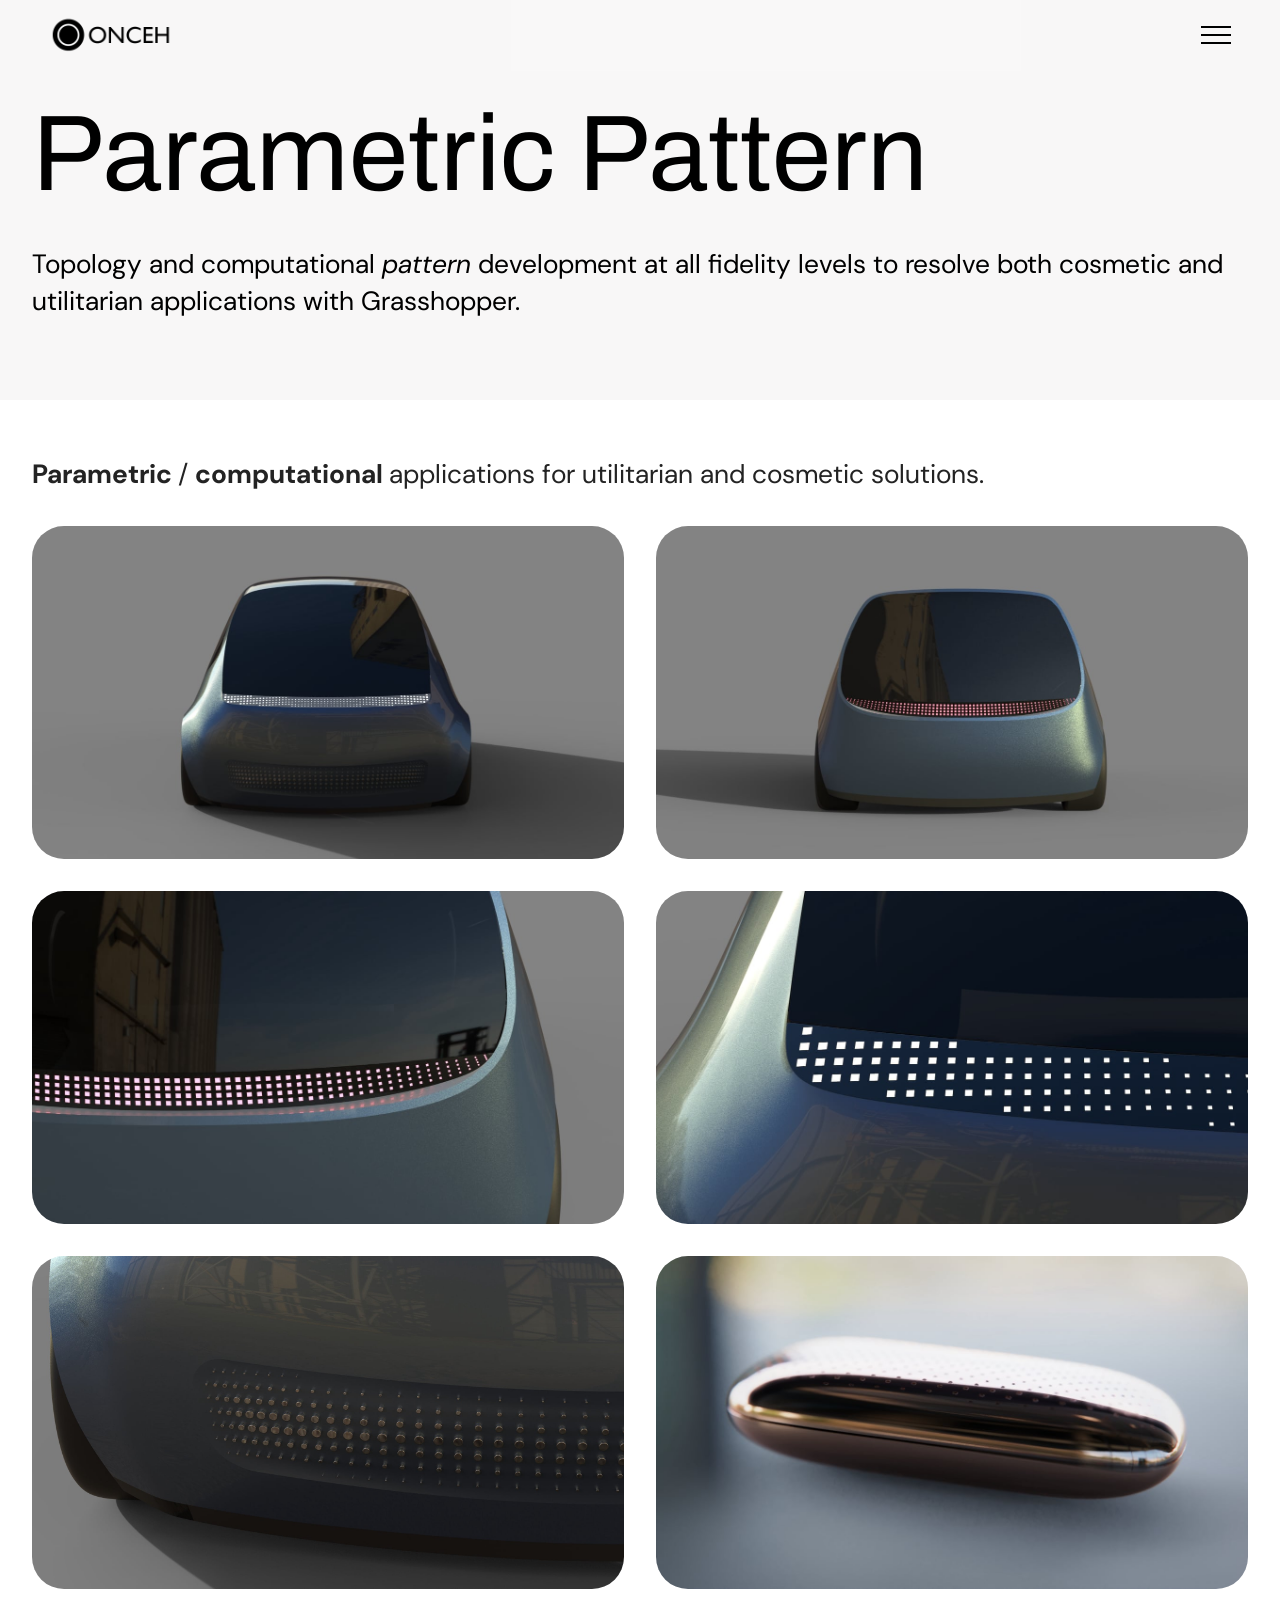
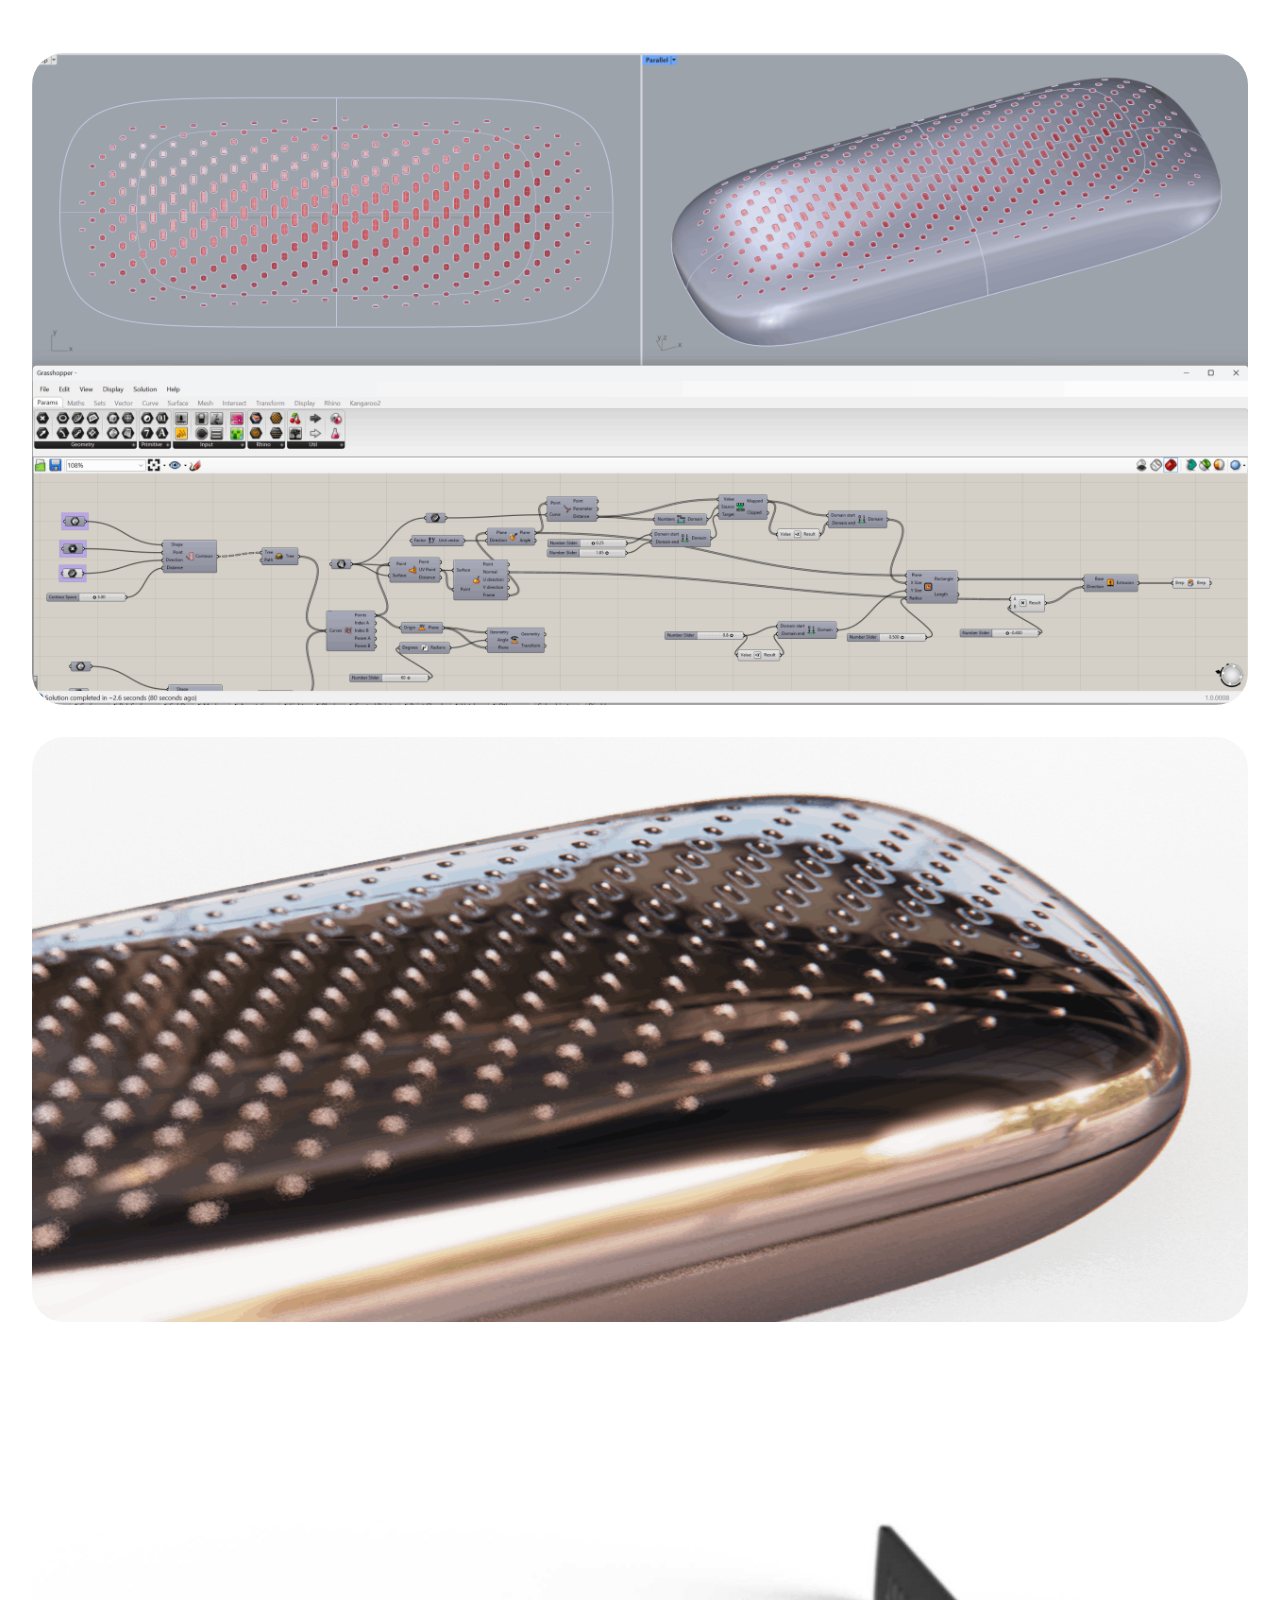
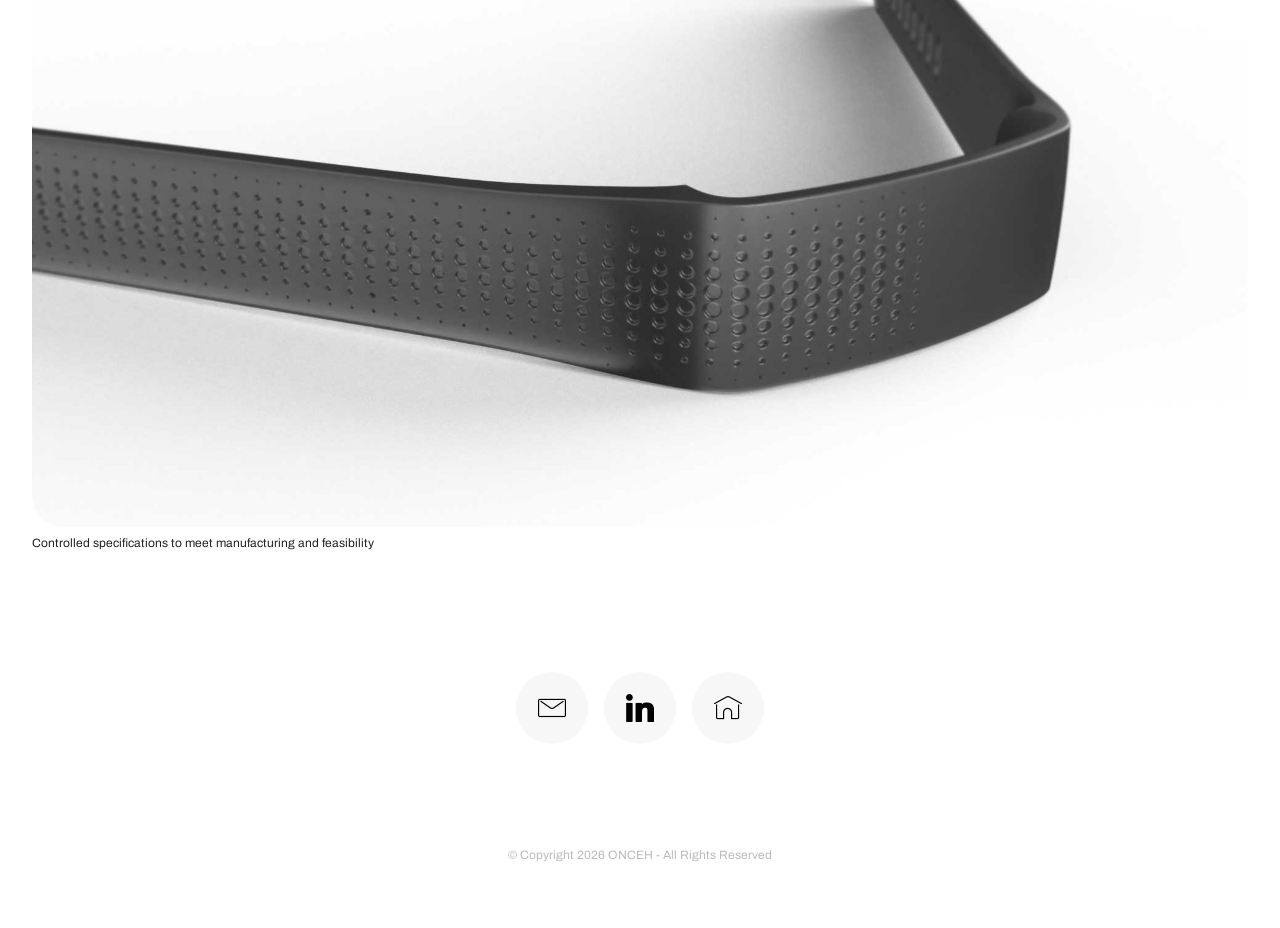
<file: pattern.html>
<!DOCTYPE html>
<html  >
<head>
  <!-- Site made with Mobirise Website Builder v6.0.6, https://mobirise.com -->
  <meta charset="UTF-8">
  <meta http-equiv="X-UA-Compatible" content="IE=edge">
  <meta name="generator" content="Mobirise v6.0.6, mobirise.com">
  <meta name="viewport" content="width=device-width, initial-scale=1, minimum-scale=1">
  <link rel="shortcut icon" href="assets/images/circle-2-96x96-1.png" type="image/x-icon">
  <meta name="description" content="">
  
  
  <title>Pattern</title>
  <link rel="stylesheet" href="assets/web/assets/mobirise-icons/mobirise-icons.css">
  <link rel="stylesheet" href="assets/bootstrap/css/bootstrap.min.css">
  <link rel="stylesheet" href="assets/bootstrap/css/bootstrap-grid.min.css">
  <link rel="stylesheet" href="assets/bootstrap/css/bootstrap-reboot.min.css">
  <link rel="stylesheet" href="assets/dropdown/css/style.css">
  <link rel="stylesheet" href="assets/socicon/css/styles.css">
  <link rel="stylesheet" href="assets/theme/css/style.css">
  <link rel="preload" href="https://fonts.googleapis.com/css?family=Archivo:100,200,300,400,500,600,700,800,900,100i,200i,300i,400i,500i,600i,700i,800i,900i&display=swap" as="style" onload="this.onload=null;this.rel='stylesheet'">
  <noscript><link rel="stylesheet" href="https://fonts.googleapis.com/css?family=Archivo:100,200,300,400,500,600,700,800,900,100i,200i,300i,400i,500i,600i,700i,800i,900i&display=swap"></noscript>
  <link rel="preload" href="https://fonts.googleapis.com/css?family=DM+Sans:100,200,300,400,500,600,700,800,900,100i,200i,300i,400i,500i,600i,700i,800i,900i&display=swap" as="style" onload="this.onload=null;this.rel='stylesheet'">
  <noscript><link rel="stylesheet" href="https://fonts.googleapis.com/css?family=DM+Sans:100,200,300,400,500,600,700,800,900,100i,200i,300i,400i,500i,600i,700i,800i,900i&display=swap"></noscript>
  <link rel="preload" as="style" href="assets/mobirise/css/mbr-additional.css?v=VoRDy1"><link rel="stylesheet" href="assets/mobirise/css/mbr-additional.css?v=VoRDy1" type="text/css">

  
  
  
</head>
<body>
  
  <section data-bs-version="5.1" class="menu menu1 cid-uWE8XYHfzC" once="menu" id="menu1-1u">
    

    <nav class="navbar navbar-dropdown navbar-fixed-top collapsed">
        <div class="container">
            <div class="navbar-brand">
                <span class="navbar-logo">
                    <a href="index.html">
                        <img src="assets/images/onceh-logo-302x102.png" alt="Mobirise Website Builder" style="height: 3rem;">
                    </a>
                </span>
                
            </div>
            <button class="navbar-toggler" type="button" data-toggle="collapse" data-bs-toggle="collapse" data-target="#navbarSupportedContent" data-bs-target="#navbarSupportedContent" aria-controls="navbarNavAltMarkup" aria-expanded="false" aria-label="Toggle navigation">
                <div class="hamburger">
                    <span></span>
                    <span></span>
                    <span></span>
                    <span></span>
                </div>
            </button>
            <div class="collapse navbar-collapse" id="navbarSupportedContent">
                <ul class="navbar-nav nav-dropdown nav-right" data-app-modern-menu="true"><li class="nav-item"><a class="nav-link link text-black text-primary display-7" href="services.html">
                            Services</a></li><li class="nav-item"><a class="nav-link link text-black text-primary display-7" href="work.html">Work</a></li><li class="nav-item"><a class="nav-link link text-black text-primary display-7" href="about.html">About</a></li><li class="nav-item"><a class="nav-link link text-black text-primary display-7" href="contact.html">Contact</a>
                    </li></ul>
                
                
            </div>
        </div>
    </nav>
</section>

<section data-bs-version="5.1" class="content4 cid-uWE945zNn6" id="content4-20">
    

    
    
    <div class="container">
        <div class="row justify-content-center">
            <div class="title col-md-12 col-lg-12">
                <h3 class="mbr-section-title mbr-fonts-style align-center mb-4 display-1">Parametric Pattern</h3>
                <h4 class="mbr-section-subtitle align-center mbr-fonts-style mb-4 display-5">Topology and computational&nbsp;<em>pattern</em> development at all fidelity levels to resolve both cosmetic and utilitarian applications with Grasshopper.</h4>
                
            </div>
        </div>
    </div>
</section>

<section data-bs-version="5.1" class="gallery1 cid-uWE977cWDM" id="gallery1-21">
    
    
    <div class="container">
        <div class="mbr-section-head">
            
            <h5 class="mbr-section-subtitle mbr-fonts-style align-center mb-0 mt-2 display-5"><strong>
                Parametric </strong>/ <strong>computational </strong>applications for utilitarian and cosmetic solutions.</h5>
        </div>
        <div class="row mt-4">
            <div class="item features-image сol-12 col-md-6 col-lg-6">
                <div class="item-wrapper">
                    <div class="item-img">
                        <img src="assets/images/van-lc-3-1256x707.jpg" alt="Mobirise Website Builder" data-slide-to="0" data-bs-slide-to="0">
                    </div>
                    
                    
                </div>
            </div>
            <div class="item features-image сol-12 col-md-6 col-lg-6">
                <div class="item-wrapper">
                    <div class="item-img">
                        <img src="assets/images/van-lc-4-1256x707.jpg" alt="Mobirise Website Builder" data-slide-to="1" data-bs-slide-to="1">
                    </div>
                    
                    
                </div>
            </div>
            <div class="item features-image сol-12 col-md-6 col-lg-6">
                <div class="item-wrapper">
                    <div class="item-img">
                        <img src="assets/images/van-lc-l-rear-1256x707.jpg" alt="Mobirise Website Builder" data-slide-to="2" data-bs-slide-to="2">
                    </div>
                    
                    
                </div>
            </div>
            <div class="item features-image сol-12 col-md-6 col-lg-6">
                <div class="item-wrapper">
                    <div class="item-img">
                        <img src="assets/images/van-lc-l-front-1256x707.jpg" alt="Mobirise Website Builder" title="" data-slide-to="3" data-bs-slide-to="3">
                    </div>
                    
                    
                </div>
            </div><div class="item features-image сol-12 col-md-6 col-lg-6">
                <div class="item-wrapper">
                    <div class="item-img">
                        <img src="assets/images/van-lc-p-front-2000x1125.jpg" alt="Mobirise Website Builder" title="" data-slide-to="4" data-bs-slide-to="4">
                    </div>
                    
                    
                </div>
            </div><div class="item features-image сol-12 col-md-6 col-lg-6">
                <div class="item-wrapper">
                    <div class="item-img">
                        <img src="assets/images/sg-pattern3-1256x707.jpg" alt="Mobirise Website Builder" title="" data-slide-to="5" data-bs-slide-to="5">
                    </div>
                    
                    
                </div>
            </div>
        </div>
    </div>
</section>

<section data-bs-version="5.1" class="gallery1 cid-uWE98C9EVn" id="gallery1-22">
    
    
    <div class="container">
        
        <div class="row mt-4">
            <div class="item features-image сol-12 col-md-6 col-lg-12">
                <div class="item-wrapper">
                    <div class="item-img">
                        <img src="assets/images/screenshot-2-2576x1380.png" alt="Mobirise Website Builder" data-slide-to="0" data-bs-slide-to="0">
                    </div>
                    
                    
                </div>
            </div><div class="item features-image сol-12 col-md-6 col-lg-12">
                <div class="item-wrapper">
                    <div class="item-img">
                        <img src="assets/images/sunglass-patterned-metal-2-2200x1238.png" alt="Mobirise Website Builder" data-slide-to="1" data-bs-slide-to="1">
                    </div>
                    
                    
                </div>
            </div>
            
            
            
        </div>
    </div>
</section>

<section data-bs-version="5.1" class="image3 cid-uWE8XZ3Psl" id="image3-1w">
    

    
    

    <div class="container">
        <div class="row justify-content-center">
            <div class="col-12 col-lg-12">
                <div class="image-wrapper">
                    <img src="assets/images/band-texture3opt-12329.jpeg" alt="Mobirise Website Builder">
                    <p class="mbr-description mbr-fonts-style mt-2 align-center display-4">Controlled specifications to meet manufacturing and feasibility</p>
                </div>
            </div>
        </div>
    </div>
</section>

<section data-bs-version="5.1" class="social05 cid-uWOR1Yi7Av" id="social05-23">
    

    

    <div class="container">
        <div class="row">
            
            <div class="col-12">
                <div class="social-row">
                    <div class="soc-item">
                        <a href="mailto:oncehcad@gmail.com">
                            <span class="mbr-iconfont mbri-letter" style="font-size: 28px;"></span>
                        </a>
                    </div>
                    <div class="soc-item">
                        <a href="http://www.linkedin.com/in/ladislao" target="_blank">
                            <span class="mbr-iconfont socicon-linkedin socicon" style="font-size: 28px;"></span>
                        </a>
                    </div>
                    <div class="soc-item">
                        <a href="index.html">
                            <span class="mbr-iconfont mbri-home" style="font-size: 28px;"></span>
                        </a>
                    </div>
                    
                    
                </div>
            </div>
        </div>
    </div>
</section>

<section data-bs-version="5.1" class="footer7 cid-uWE8XZotyS" once="footers" id="footer7-1z">

    

    

    <div class="container">
        <div class="media-container-row align-center mbr-white">
            <div class="col-12">
                <p class="mbr-text mb-0 mbr-fonts-style display-4">
                    © Copyright 2026 ONCEH - All Rights Reserved
                </p>
            </div>
        </div>
    </div>
</section><section class="display-7" style="padding: 0;align-items: center;justify-content: center;flex-wrap: wrap;    align-content: center;display: flex;position: relative;height: 4rem;"><a href="https://mobiri.se/3189157" style="flex: 1 1;height: 4rem;position: absolute;width: 100%;z-index: 1;"><img alt="" style="height: 4rem;" src="[data-uri]"></a><p style="margin: 0;text-align: center;" class="display-7">&#8204;</p><a style="z-index:1" href="https://mobirise.com/builder/ai-website-builder.html">Free AI Website Builder</a></section><script src="assets/bootstrap/js/bootstrap.bundle.min.js"></script>  <script src="assets/smoothscroll/smooth-scroll.js"></script>  <script src="assets/ytplayer/index.js"></script>  <script src="assets/dropdown/js/navbar-dropdown.js"></script>  <script src="assets/theme/js/script.js"></script>  
  
  
</body>
</html>
</file>
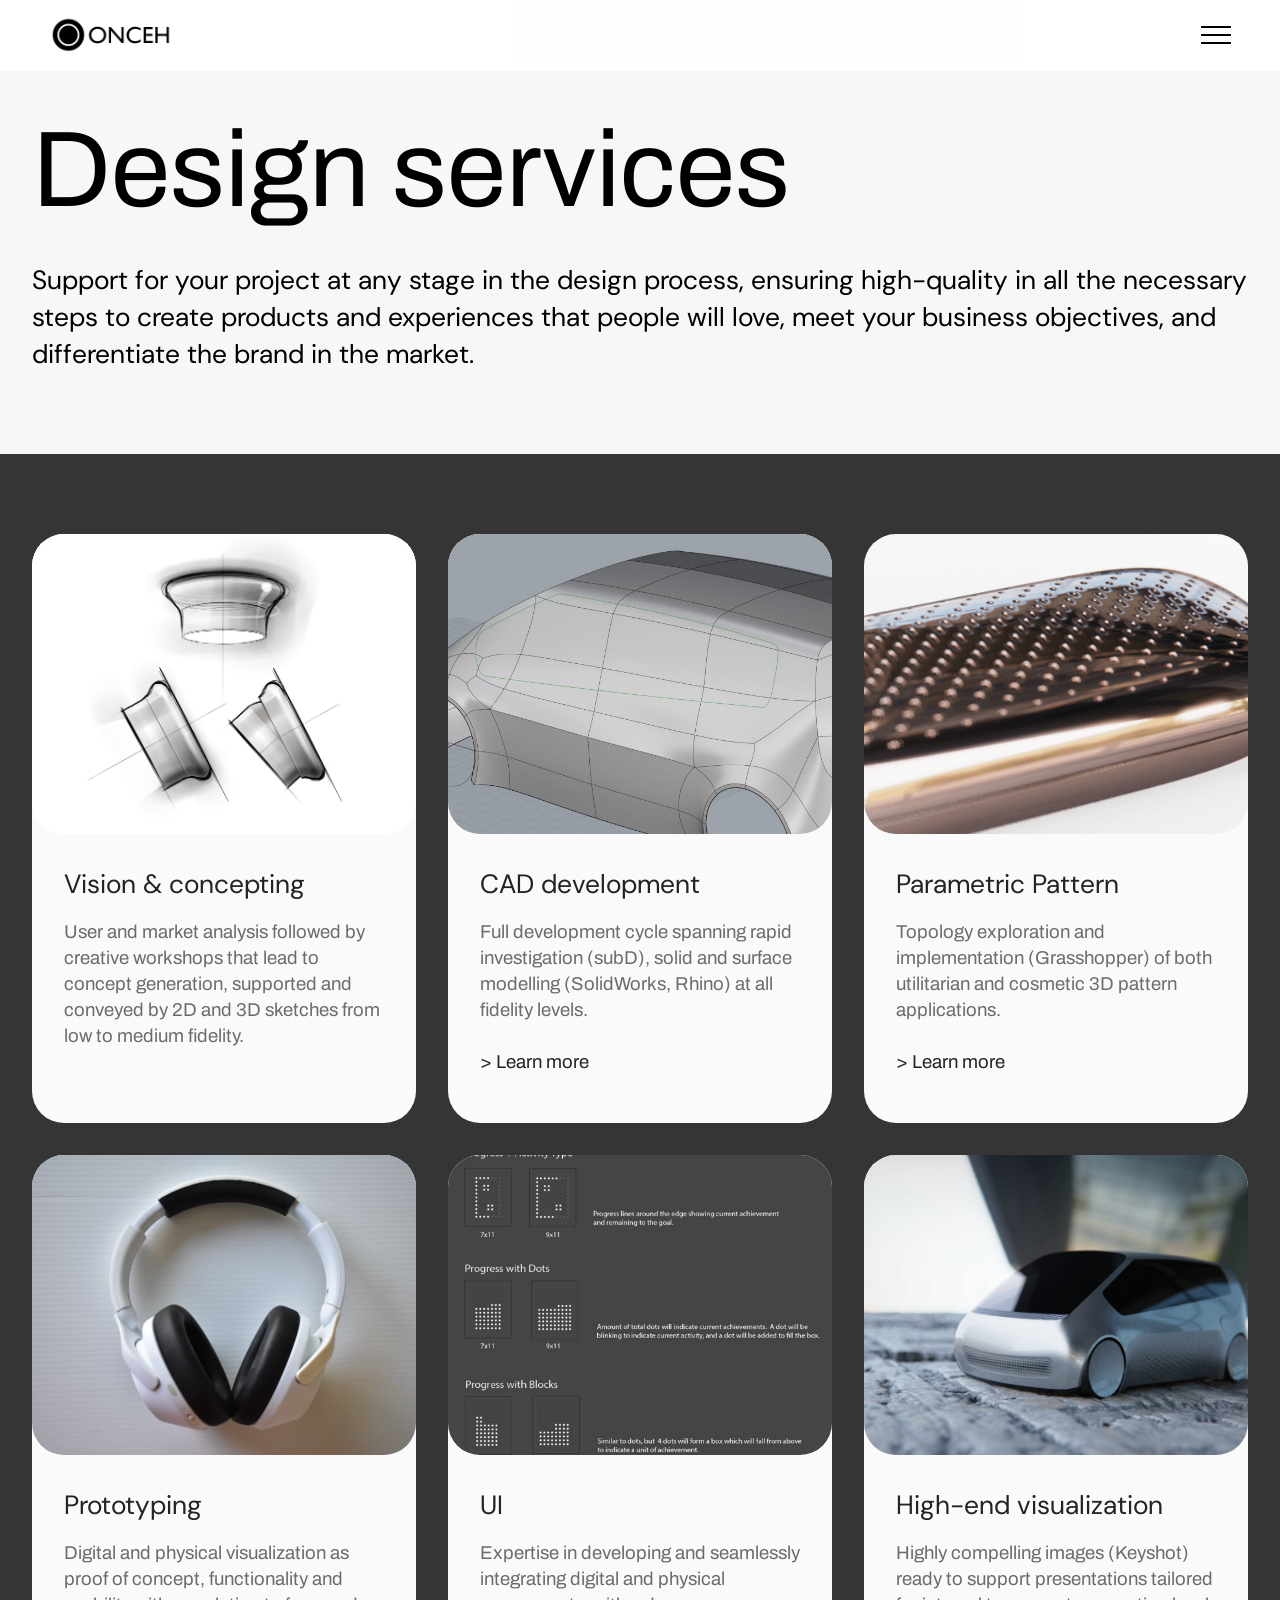
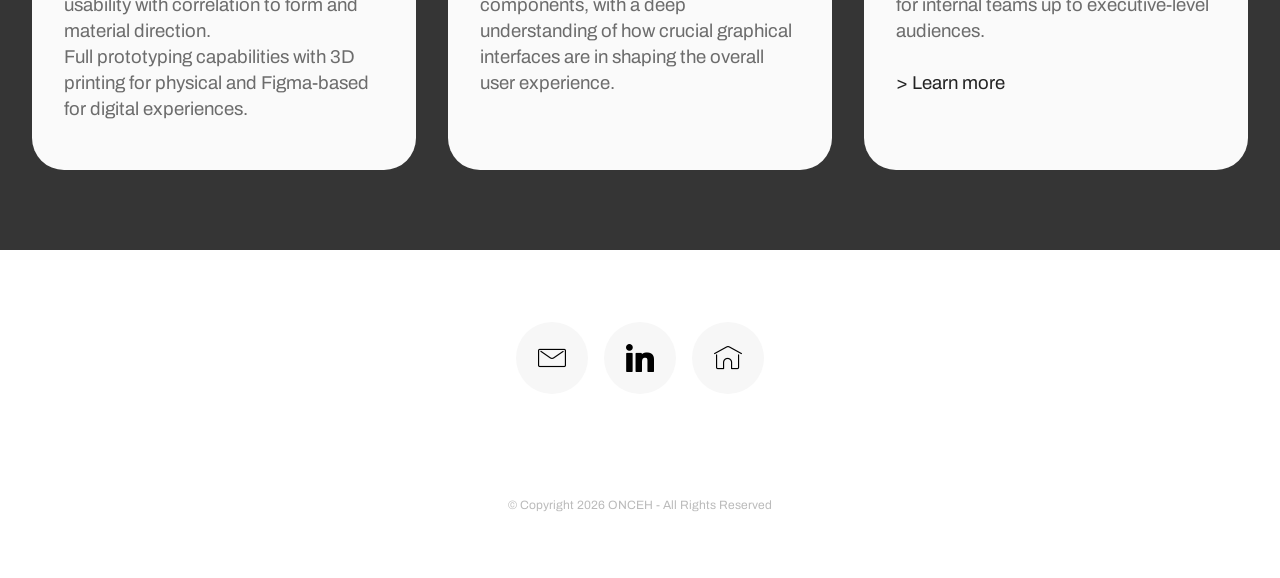
<file: services.html>
<!DOCTYPE html>
<html  >
<head>
  <!-- Site made with Mobirise Website Builder v6.0.6, https://mobirise.com -->
  <meta charset="UTF-8">
  <meta http-equiv="X-UA-Compatible" content="IE=edge">
  <meta name="generator" content="Mobirise v6.0.6, mobirise.com">
  <meta name="viewport" content="width=device-width, initial-scale=1, minimum-scale=1">
  <link rel="shortcut icon" href="assets/images/circle-2-96x96-1.png" type="image/x-icon">
  <meta name="description" content="">
  
  
  <title>Services</title>
  <link rel="stylesheet" href="assets/web/assets/mobirise-icons/mobirise-icons.css">
  <link rel="stylesheet" href="assets/bootstrap/css/bootstrap.min.css">
  <link rel="stylesheet" href="assets/bootstrap/css/bootstrap-grid.min.css">
  <link rel="stylesheet" href="assets/bootstrap/css/bootstrap-reboot.min.css">
  <link rel="stylesheet" href="assets/dropdown/css/style.css">
  <link rel="stylesheet" href="assets/socicon/css/styles.css">
  <link rel="stylesheet" href="assets/theme/css/style.css">
  <link rel="preload" href="https://fonts.googleapis.com/css?family=Archivo:100,200,300,400,500,600,700,800,900,100i,200i,300i,400i,500i,600i,700i,800i,900i&display=swap" as="style" onload="this.onload=null;this.rel='stylesheet'">
  <noscript><link rel="stylesheet" href="https://fonts.googleapis.com/css?family=Archivo:100,200,300,400,500,600,700,800,900,100i,200i,300i,400i,500i,600i,700i,800i,900i&display=swap"></noscript>
  <link rel="preload" href="https://fonts.googleapis.com/css?family=DM+Sans:100,200,300,400,500,600,700,800,900,100i,200i,300i,400i,500i,600i,700i,800i,900i&display=swap" as="style" onload="this.onload=null;this.rel='stylesheet'">
  <noscript><link rel="stylesheet" href="https://fonts.googleapis.com/css?family=DM+Sans:100,200,300,400,500,600,700,800,900,100i,200i,300i,400i,500i,600i,700i,800i,900i&display=swap"></noscript>
  <link rel="preload" as="style" href="assets/mobirise/css/mbr-additional.css?v=LU9Tw2"><link rel="stylesheet" href="assets/mobirise/css/mbr-additional.css?v=LU9Tw2" type="text/css">

  
  
  
</head>
<body>
  
  <section data-bs-version="5.1" class="menu menu1 cid-uWeBLtW6wB" once="menu" id="menu1-5">
    

    <nav class="navbar navbar-dropdown navbar-fixed-top collapsed">
        <div class="container">
            <div class="navbar-brand">
                <span class="navbar-logo">
                    <a href="index.html">
                        <img src="assets/images/onceh-logo-302x102.png" alt="Mobirise Website Builder" style="height: 3rem;">
                    </a>
                </span>
                
            </div>
            <button class="navbar-toggler" type="button" data-toggle="collapse" data-bs-toggle="collapse" data-target="#navbarSupportedContent" data-bs-target="#navbarSupportedContent" aria-controls="navbarNavAltMarkup" aria-expanded="false" aria-label="Toggle navigation">
                <div class="hamburger">
                    <span></span>
                    <span></span>
                    <span></span>
                    <span></span>
                </div>
            </button>
            <div class="collapse navbar-collapse" id="navbarSupportedContent">
                <ul class="navbar-nav nav-dropdown nav-right" data-app-modern-menu="true"><li class="nav-item"><a class="nav-link link text-black text-primary display-7" href="services.html">
                            Services</a></li><li class="nav-item"><a class="nav-link link text-black text-primary display-7" href="work.html">Work</a></li><li class="nav-item"><a class="nav-link link text-black text-primary display-7" href="about.html">About</a></li><li class="nav-item"><a class="nav-link link text-black text-primary display-7" href="contact.html">Contact</a>
                    </li></ul>
                
                
            </div>
        </div>
    </nav>
</section>

<section data-bs-version="5.1" class="content4 cid-uWE3juWv2U" id="content4-10">
    

    
    
    <div class="container">
        <div class="row justify-content-center">
            <div class="title col-md-12 col-lg-12">
                <h3 class="mbr-section-title mbr-fonts-style align-center mb-4 display-1">Design services</h3>
                <h4 class="mbr-section-subtitle align-center mbr-fonts-style mb-4 display-5">Support for your project at any stage in the design process, ensuring high-quality in all the necessary steps to create products and experiences that people will love, meet your business objectives, and differentiate the brand in the market.<br></h4>
                
            </div>
        </div>
    </div>
</section>

<section data-bs-version="5.1" class="features3 cid-uWE3mOfBWO" id="features3-11">
    
    
    <div class="container">
        
        <div class="row mt-4">
            <div class="item features-image сol-12 col-md-6 col-lg-4">
                <div class="item-wrapper">
                    <div class="item-img">
                        <img src="assets/images/softutility-light-816x653.png" alt="Mobirise Website Builder">
                    </div>
                    <div class="item-content">
                        <h5 class="item-title mbr-fonts-style display-5">Vision &amp; concepting</h5>
                        
                        <p class="mbr-text mbr-fonts-style mt-3 display-7">User and market analysis followed by creative workshops that lead to concept generation, supported and conveyed by 2D and 3D sketches from low to medium fidelity.</p>
                    </div>
                    
                </div>
            </div><div class="item features-image сol-12 col-md-6 col-lg-4">
                <div class="item-wrapper">
                    <div class="item-img">
                        <a href="cad.html"><img src="assets/images/car1-1-1256x722.jpeg" alt="" data-slide-to="1" data-bs-slide-to="2"></a>
                    </div>
                    <div class="item-content">
                        <h5 class="item-title mbr-fonts-style display-5"><a href="cad.html" class="text-black">CAD development</a></h5>
                        
                        <p class="mbr-text mbr-fonts-style mt-3 display-7">Full development cycle spanning rapid investigation (subD), solid and surface modelling (SolidWorks, Rhino) at all fidelity levels.<br>
<br><a href="cad.html" class="text-black text-primary">&gt; Learn more</a></p>
                    </div>
                    
                </div>
            </div><div class="item features-image сol-12 col-md-6 col-lg-4">
                <div class="item-wrapper">
                    <div class="item-img">
                        <a href="pattern.html"><img src="assets/images/sunglass-patterned-metal-4-2200x1238.png" alt="Mobirise Website Builder" data-slide-to="2" data-bs-slide-to="3"></a>
                    </div>
                    <div class="item-content">
                        <h5 class="item-title mbr-fonts-style display-5"><a href="pattern.html" class="text-black">Parametric Pattern</a></h5>
                        
                        <p class="mbr-text mbr-fonts-style mt-3 display-7">Topology exploration and implementation (Grasshopper) of both utilitarian and cosmetic 3D pattern applications.<br>
<br><em><a href="pattern.html" class="text-black text-primary">&gt; Learn more</a></em></p>
                    </div>
                    
                </div>
            </div><div class="item features-image сol-12 col-md-6 col-lg-4">
                <div class="item-wrapper">
                    <div class="item-img">
                        <img src="assets/images/dsc-20-816x544.jpg" alt="Mobirise Website Builder" data-slide-to="3" data-bs-slide-to="4">
                    </div>
                    <div class="item-content">
                        <h5 class="item-title mbr-fonts-style display-5">Prototyping</h5>
                        
                        <p class="mbr-text mbr-fonts-style mt-3 display-7">Digital and physical visualization as proof of concept, functionality and usability with correlation to form and material direction.<br>Full prototyping capabilities with 3D printing for physical and Figma-based for digital experiences.</p>
                    </div>
                    
                </div>
            </div><div class="item features-image сol-12 col-md-6 col-lg-4">
                <div class="item-wrapper">
                    <div class="item-img">
                        <img src="assets/images/ui-1184x1068.jpg" alt="Mobirise Website Builder" data-slide-to="4" data-bs-slide-to="5">
                    </div>
                    <div class="item-content">
                        <h5 class="item-title mbr-fonts-style display-5">UI</h5>
                        
                        <p class="mbr-text mbr-fonts-style mt-3 display-7">Expertise in developing and seamlessly integrating digital and physical components, with a deep understanding of how crucial graphical interfaces are in shaping the overall user experience.</p>
                    </div>
                    
                </div>
            </div><div class="item features-image сol-12 col-md-6 col-lg-4">
                <div class="item-wrapper">
                    <div class="item-img">
                        <a href="visualization.html"><img src="assets/images/van-lc-environ-f2-1256x707.jpg" alt="Mobirise Website Builder" data-slide-to="5" data-bs-slide-to="6"></a>
                    </div>
                    <div class="item-content">
                        <h5 class="item-title mbr-fonts-style display-5"><a href="visualization.html" class="text-black">High-end visualization</a></h5>
                        
                        <p class="mbr-text mbr-fonts-style mt-3 display-7">Highly compelling images (Keyshot) ready to support presentations tailored for internal teams up to executive-level audiences.<br>
<br><a href="visualization.html" class="text-black text-primary">&gt; Learn more</a></p>
                    </div>
                    
                </div>
            </div>
            
            
        </div>
    </div>
</section>

<section data-bs-version="5.1" class="social05 cid-uWOR1Yi7Av" id="social05-23">
    

    

    <div class="container">
        <div class="row">
            
            <div class="col-12">
                <div class="social-row">
                    <div class="soc-item">
                        <a href="mailto:oncehcad@gmail.com">
                            <span class="mbr-iconfont mbri-letter" style="font-size: 28px;"></span>
                        </a>
                    </div>
                    <div class="soc-item">
                        <a href="http://www.linkedin.com/in/ladislao" target="_blank">
                            <span class="mbr-iconfont socicon-linkedin socicon" style="font-size: 28px;"></span>
                        </a>
                    </div>
                    <div class="soc-item">
                        <a href="index.html">
                            <span class="mbr-iconfont mbri-home" style="font-size: 28px;"></span>
                        </a>
                    </div>
                    
                    
                </div>
            </div>
        </div>
    </div>
</section>

<section data-bs-version="5.1" class="footer7 cid-uWeBLuIyBu" once="footers" id="footer7-8">

    

    

    <div class="container">
        <div class="media-container-row align-center mbr-white">
            <div class="col-12">
                <p class="mbr-text mb-0 mbr-fonts-style display-4">
                    © Copyright 2026 ONCEH - All Rights Reserved
                </p>
            </div>
        </div>
    </div>
</section><section class="display-7" style="padding: 0;align-items: center;justify-content: center;flex-wrap: wrap;    align-content: center;display: flex;position: relative;height: 4rem;"><a href="https://mobiri.se/3189157" style="flex: 1 1;height: 4rem;position: absolute;width: 100%;z-index: 1;"><img alt="" style="height: 4rem;" src="[data-uri]"></a><p style="margin: 0;text-align: center;" class="display-7">&#8204;</p><a style="z-index:1" href="https://mobirise.com"> Website Software</a></section><script src="assets/bootstrap/js/bootstrap.bundle.min.js"></script>  <script src="assets/smoothscroll/smooth-scroll.js"></script>  <script src="assets/ytplayer/index.js"></script>  <script src="assets/dropdown/js/navbar-dropdown.js"></script>  <script src="assets/theme/js/script.js"></script>  
  
  
</body>
</html>
</file>
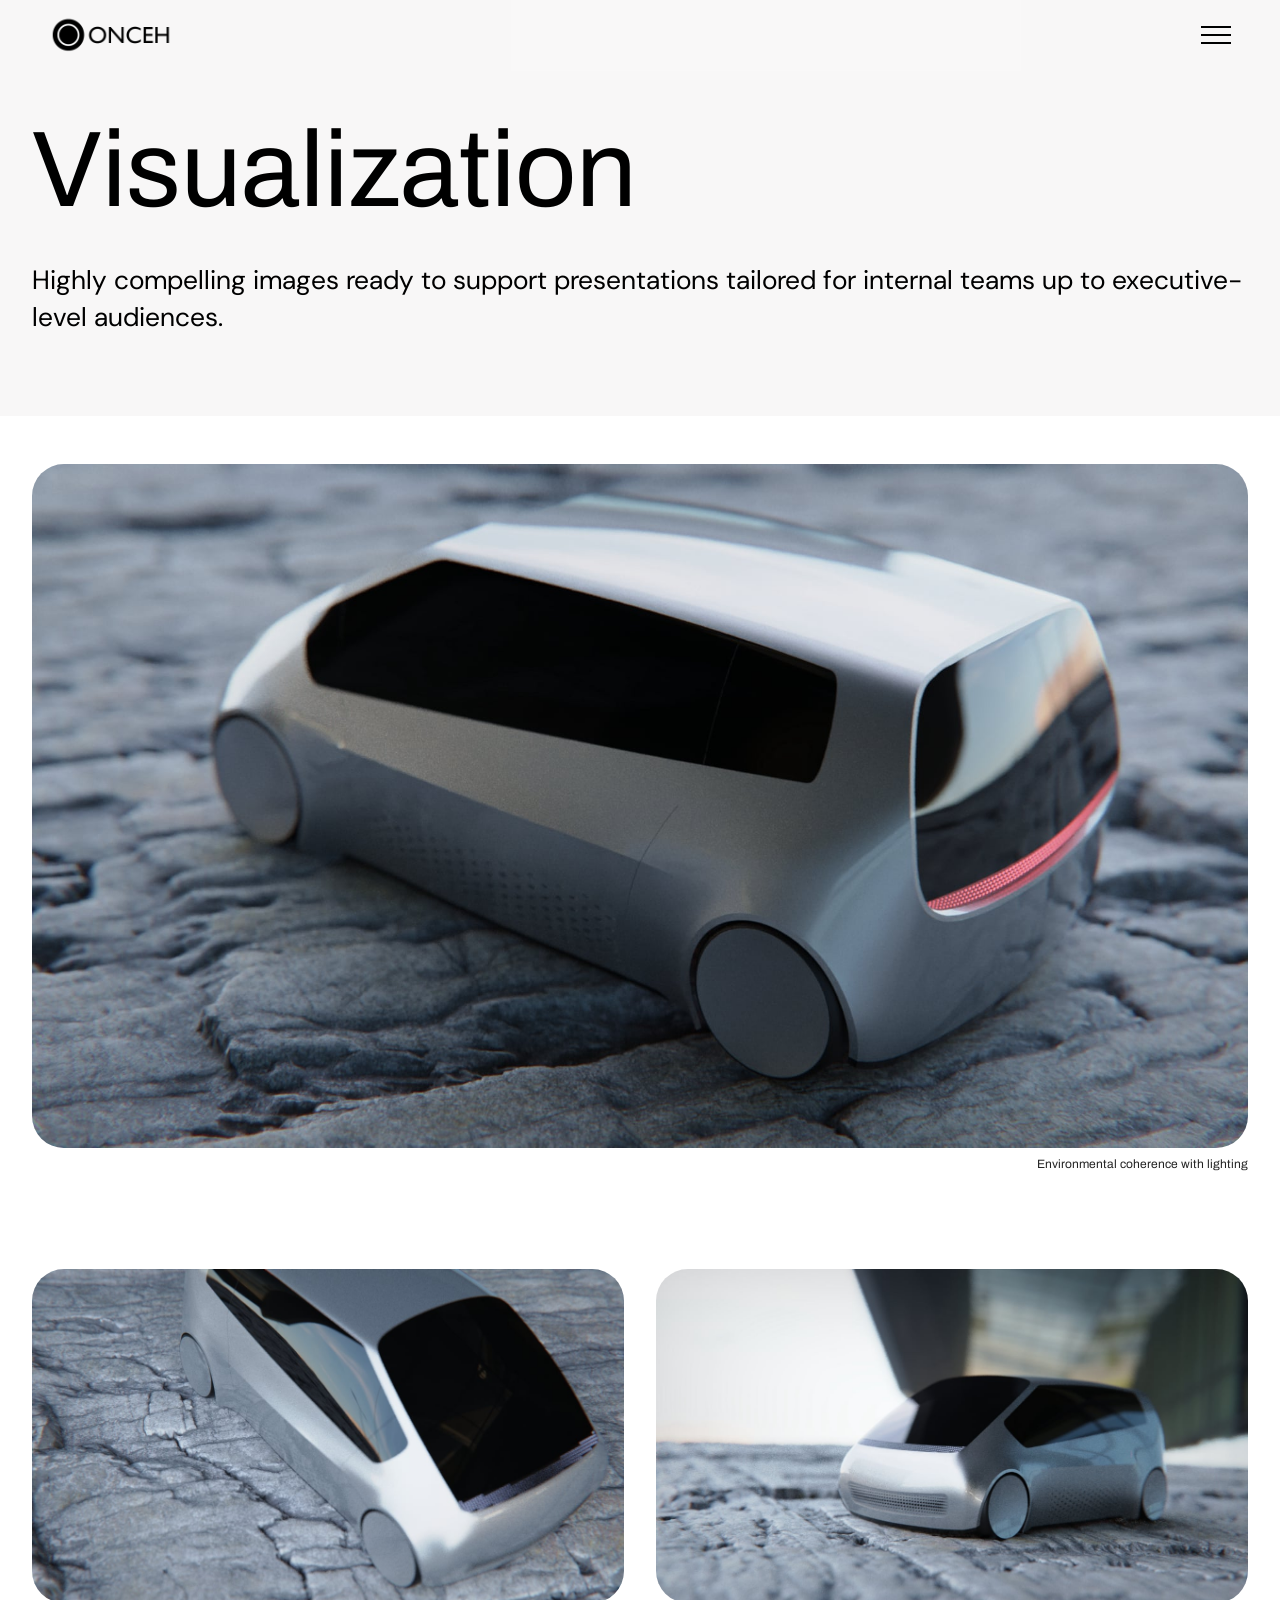
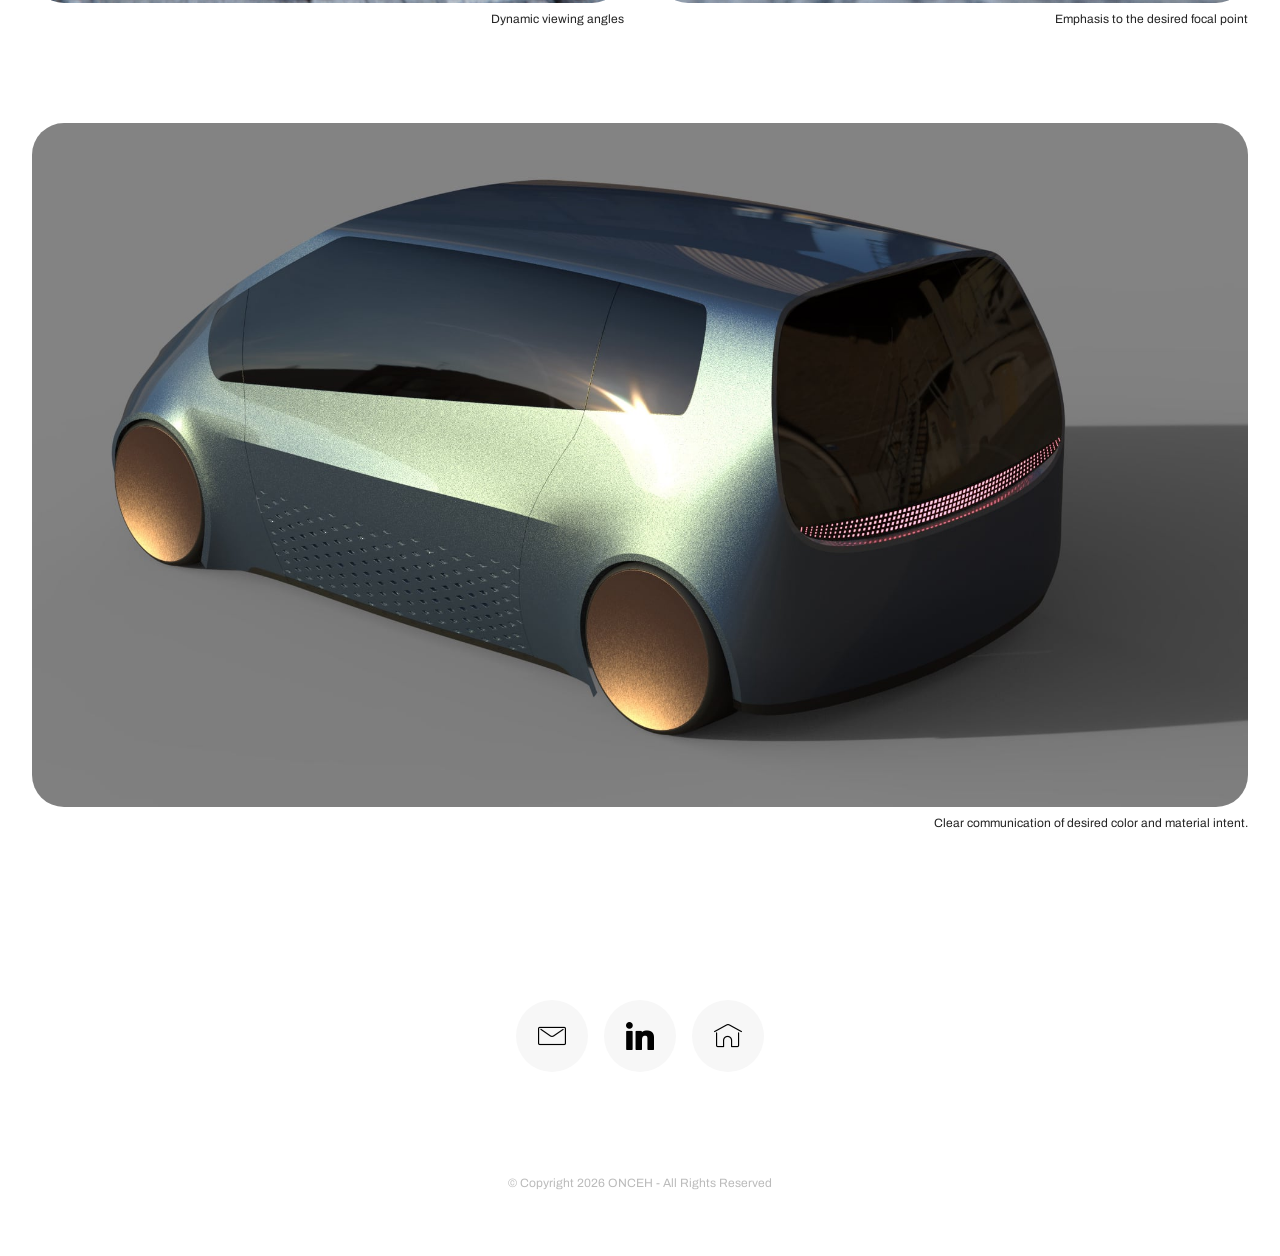
<file: visualization.html>
<!DOCTYPE html>
<html  >
<head>
  <!-- Site made with Mobirise Website Builder v6.0.6, https://mobirise.com -->
  <meta charset="UTF-8">
  <meta http-equiv="X-UA-Compatible" content="IE=edge">
  <meta name="generator" content="Mobirise v6.0.6, mobirise.com">
  <meta name="viewport" content="width=device-width, initial-scale=1, minimum-scale=1">
  <link rel="shortcut icon" href="assets/images/circle-2-96x96-1.png" type="image/x-icon">
  <meta name="description" content="">
  
  
  <title>Visualization</title>
  <link rel="stylesheet" href="assets/web/assets/mobirise-icons/mobirise-icons.css">
  <link rel="stylesheet" href="assets/bootstrap/css/bootstrap.min.css">
  <link rel="stylesheet" href="assets/bootstrap/css/bootstrap-grid.min.css">
  <link rel="stylesheet" href="assets/bootstrap/css/bootstrap-reboot.min.css">
  <link rel="stylesheet" href="assets/dropdown/css/style.css">
  <link rel="stylesheet" href="assets/socicon/css/styles.css">
  <link rel="stylesheet" href="assets/theme/css/style.css">
  <link rel="preload" href="https://fonts.googleapis.com/css?family=Archivo:100,200,300,400,500,600,700,800,900,100i,200i,300i,400i,500i,600i,700i,800i,900i&display=swap" as="style" onload="this.onload=null;this.rel='stylesheet'">
  <noscript><link rel="stylesheet" href="https://fonts.googleapis.com/css?family=Archivo:100,200,300,400,500,600,700,800,900,100i,200i,300i,400i,500i,600i,700i,800i,900i&display=swap"></noscript>
  <link rel="preload" href="https://fonts.googleapis.com/css?family=DM+Sans:100,200,300,400,500,600,700,800,900,100i,200i,300i,400i,500i,600i,700i,800i,900i&display=swap" as="style" onload="this.onload=null;this.rel='stylesheet'">
  <noscript><link rel="stylesheet" href="https://fonts.googleapis.com/css?family=DM+Sans:100,200,300,400,500,600,700,800,900,100i,200i,300i,400i,500i,600i,700i,800i,900i&display=swap"></noscript>
  <link rel="preload" as="style" href="assets/mobirise/css/mbr-additional.css?v=WZCQJt"><link rel="stylesheet" href="assets/mobirise/css/mbr-additional.css?v=WZCQJt" type="text/css">

  
  
  
</head>
<body>
  
  <section data-bs-version="5.1" class="menu menu1 cid-uWE6Oyr3dh" once="menu" id="menu1-1h">
    

    <nav class="navbar navbar-dropdown navbar-fixed-top collapsed">
        <div class="container">
            <div class="navbar-brand">
                <span class="navbar-logo">
                    <a href="index.html">
                        <img src="assets/images/onceh-logo-302x102.png" alt="Mobirise Website Builder" style="height: 3rem;">
                    </a>
                </span>
                
            </div>
            <button class="navbar-toggler" type="button" data-toggle="collapse" data-bs-toggle="collapse" data-target="#navbarSupportedContent" data-bs-target="#navbarSupportedContent" aria-controls="navbarNavAltMarkup" aria-expanded="false" aria-label="Toggle navigation">
                <div class="hamburger">
                    <span></span>
                    <span></span>
                    <span></span>
                    <span></span>
                </div>
            </button>
            <div class="collapse navbar-collapse" id="navbarSupportedContent">
                <ul class="navbar-nav nav-dropdown nav-right" data-app-modern-menu="true"><li class="nav-item"><a class="nav-link link text-black text-primary display-7" href="services.html">
                            Services</a></li><li class="nav-item"><a class="nav-link link text-black text-primary display-7" href="work.html">Work</a></li><li class="nav-item"><a class="nav-link link text-black text-primary display-7" href="about.html">About</a></li><li class="nav-item"><a class="nav-link link text-black text-primary display-7" href="contact.html">Contact</a>
                    </li></ul>
                
                
            </div>
        </div>
    </nav>
</section>

<section data-bs-version="5.1" class="content4 cid-uWE76d7Rr7" id="content4-1k">
    

    
    
    <div class="container">
        <div class="row justify-content-center">
            <div class="title col-md-12 col-lg-12">
                <h3 class="mbr-section-title mbr-fonts-style align-center mb-4 display-1">Visualization</h3>
                <h4 class="mbr-section-subtitle align-center mbr-fonts-style mb-4 display-5">Highly compelling images ready to support presentations tailored for internal teams up to executive-level audiences.</h4>
                
            </div>
        </div>
    </div>
</section>

<section data-bs-version="5.1" class="image3 cid-uWE8IBvXoL" id="image3-1r">
    

    
    

    <div class="container">
        <div class="row justify-content-center">
            <div class="col-12 col-lg-12">
                <div class="image-wrapper">
                    <img src="assets/images/van-lc-environ-r1-1920x1080.jpg" alt="Mobirise Website Builder">
                    <p class="mbr-description mbr-fonts-style mt-2 align-center display-4">
                        Environmental coherence with lighting</p>
                </div>
            </div>
        </div>
    </div>
</section>

<section data-bs-version="5.1" class="image4 cid-uWE8Ncnbic" id="image4-1s">
    

    
    

    <div class="container">
        <div class="row">
            <div class="col-12 col-lg-6">
                <div class="image-wrapper">
                    <img src="assets/images/van-lc-environ-f2-1256x707.jpg" alt="Mobirise Website Builder">
                    <p class="mbr-text mbr-fonts-style mt-2 align-center display-4">Emphasis to the desired focal point</p>
                </div>
            </div>
            <div class="col-12 col-lg-6">
                <div class="image-wrapper">
                    <img src="assets/images/van-lc-environ-f1-1256x707.jpg" alt="Mobirise Website Builder">
                    <p class="mbr-text mbr-fonts-style mt-2 align-center display-4">Dynamic viewing angles</p>
                </div>
            </div>
        </div>
    </div>
</section>

<section data-bs-version="5.1" class="image3 cid-uWE8OA3AGI" id="image3-1t">
    

    
    

    <div class="container">
        <div class="row justify-content-center">
            <div class="col-12 col-lg-12">
                <div class="image-wrapper">
                    <img src="assets/images/van-lc-3-6-2000x1125.jpg" alt="Mobirise Website Builder">
                    <p class="mbr-description mbr-fonts-style mt-2 align-center display-4">
                        Clear communication of desired color and material intent.</p>
                </div>
            </div>
        </div>
    </div>
</section>

<section data-bs-version="5.1" class="social05 cid-uWOR1Yi7Av" id="social05-23">
    

    

    <div class="container">
        <div class="row">
            
            <div class="col-12">
                <div class="social-row">
                    <div class="soc-item">
                        <a href="mailto:oncehcad@gmail.com">
                            <span class="mbr-iconfont mbri-letter" style="font-size: 28px;"></span>
                        </a>
                    </div>
                    <div class="soc-item">
                        <a href="http://www.linkedin.com/in/ladislao" target="_blank">
                            <span class="mbr-iconfont socicon-linkedin socicon" style="font-size: 28px;"></span>
                        </a>
                    </div>
                    <div class="soc-item">
                        <a href="index.html">
                            <span class="mbr-iconfont mbri-home" style="font-size: 28px;"></span>
                        </a>
                    </div>
                    
                    
                </div>
            </div>
        </div>
    </div>
</section>

<section data-bs-version="5.1" class="footer7 cid-uWE6OyNnC1" once="footers" id="footer7-1j">

    

    

    <div class="container">
        <div class="media-container-row align-center mbr-white">
            <div class="col-12">
                <p class="mbr-text mb-0 mbr-fonts-style display-4">
                    © Copyright 2026 ONCEH - All Rights Reserved
                </p>
            </div>
        </div>
    </div>
</section><section class="display-7" style="padding: 0;align-items: center;justify-content: center;flex-wrap: wrap;    align-content: center;display: flex;position: relative;height: 4rem;"><a href="https://mobiri.se/3189157" style="flex: 1 1;height: 4rem;position: absolute;width: 100%;z-index: 1;"><img alt="" style="height: 4rem;" src="[data-uri]"></a><p style="margin: 0;text-align: center;" class="display-7">&#8204;</p><a style="z-index:1" href="https://mobirise.com/builder/ai-website-creator.html">Best AI Website Creator</a></section><script src="assets/bootstrap/js/bootstrap.bundle.min.js"></script>  <script src="assets/smoothscroll/smooth-scroll.js"></script>  <script src="assets/ytplayer/index.js"></script>  <script src="assets/dropdown/js/navbar-dropdown.js"></script>  <script src="assets/theme/js/script.js"></script>  
  
  
</body>
</html>
</file>
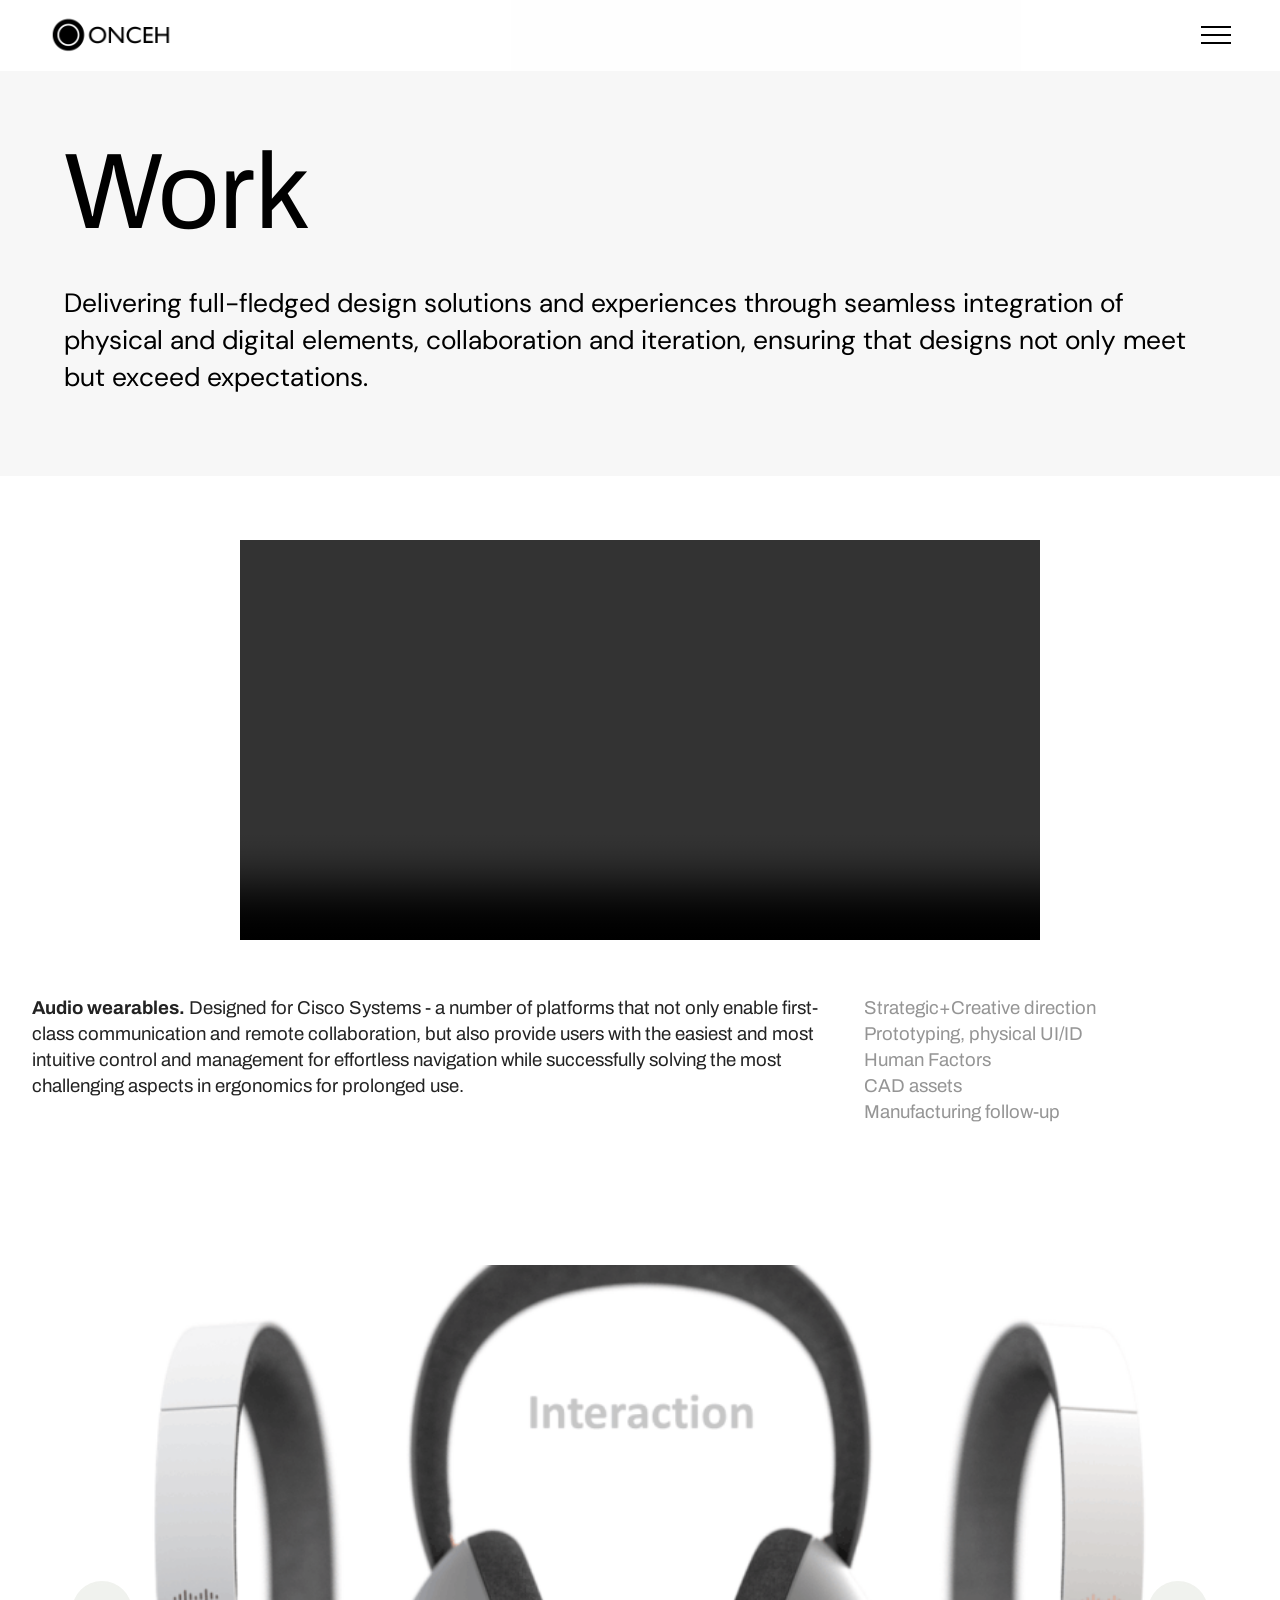
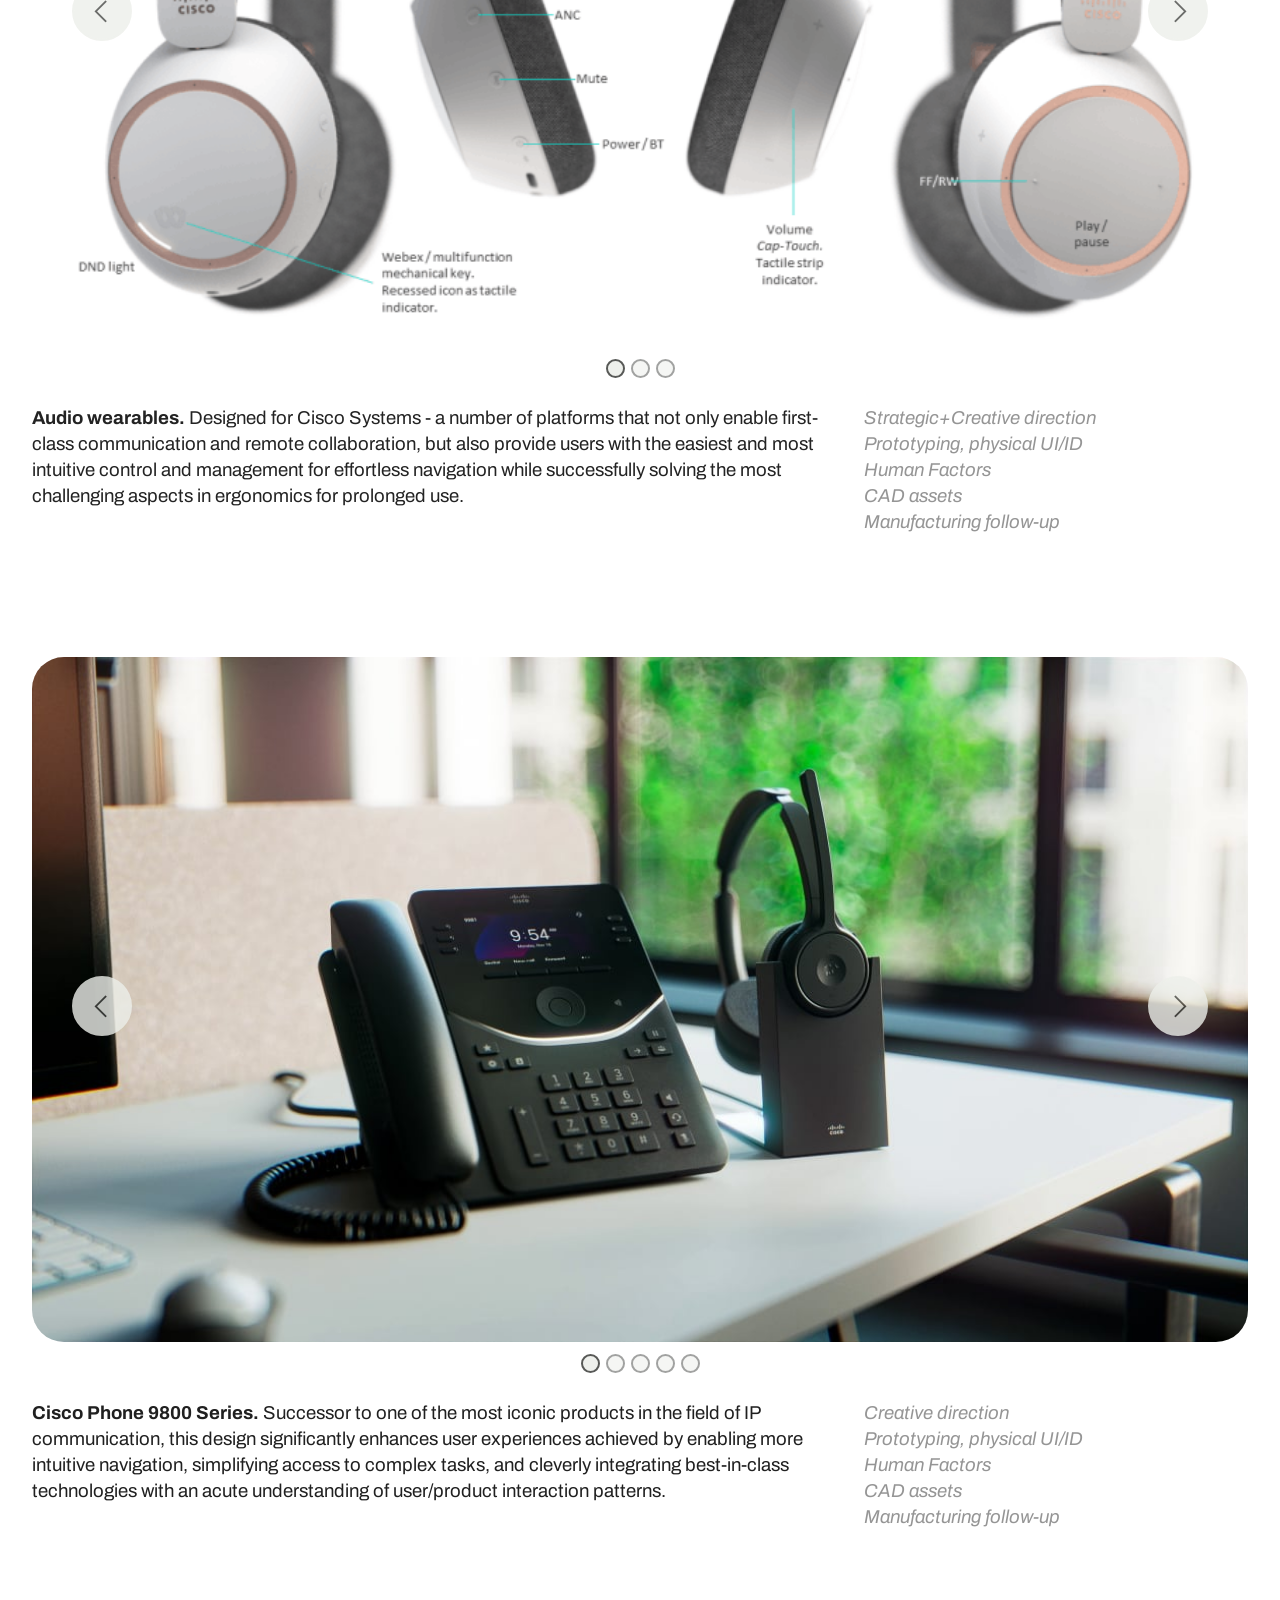
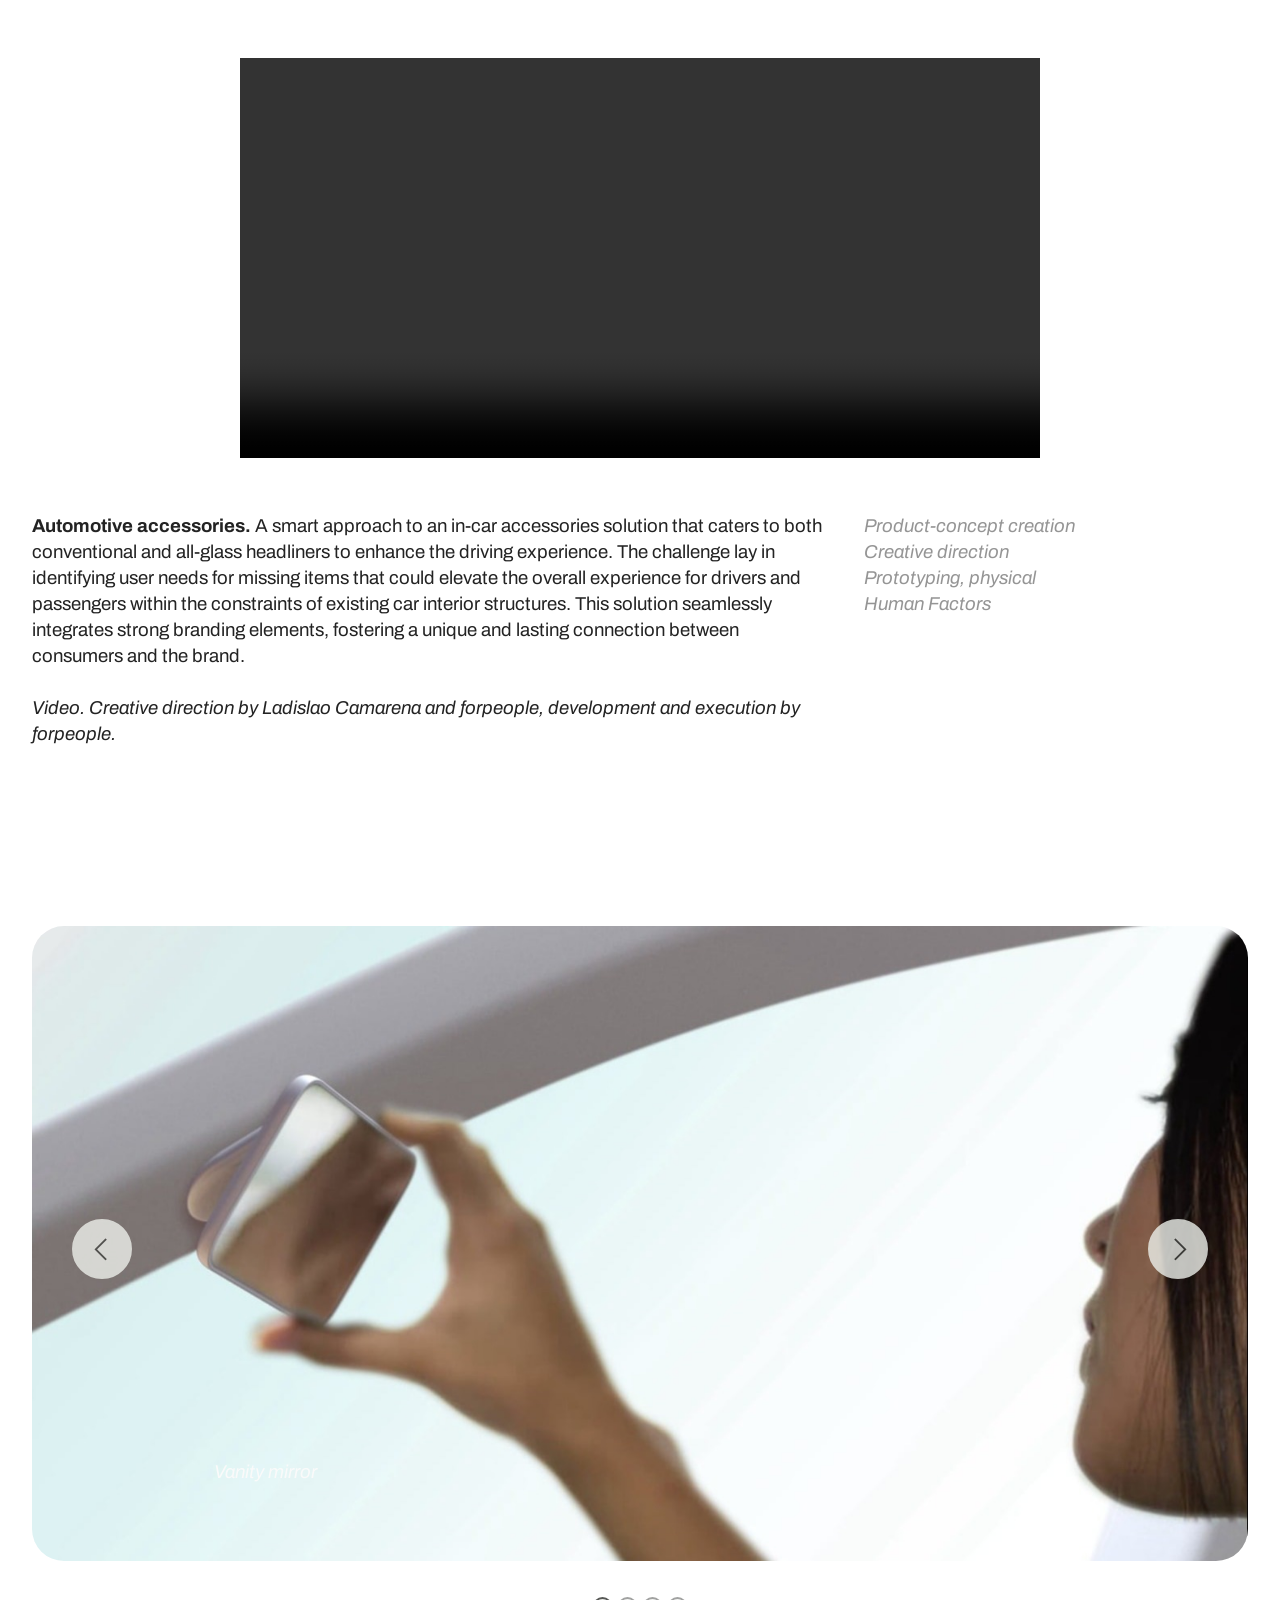
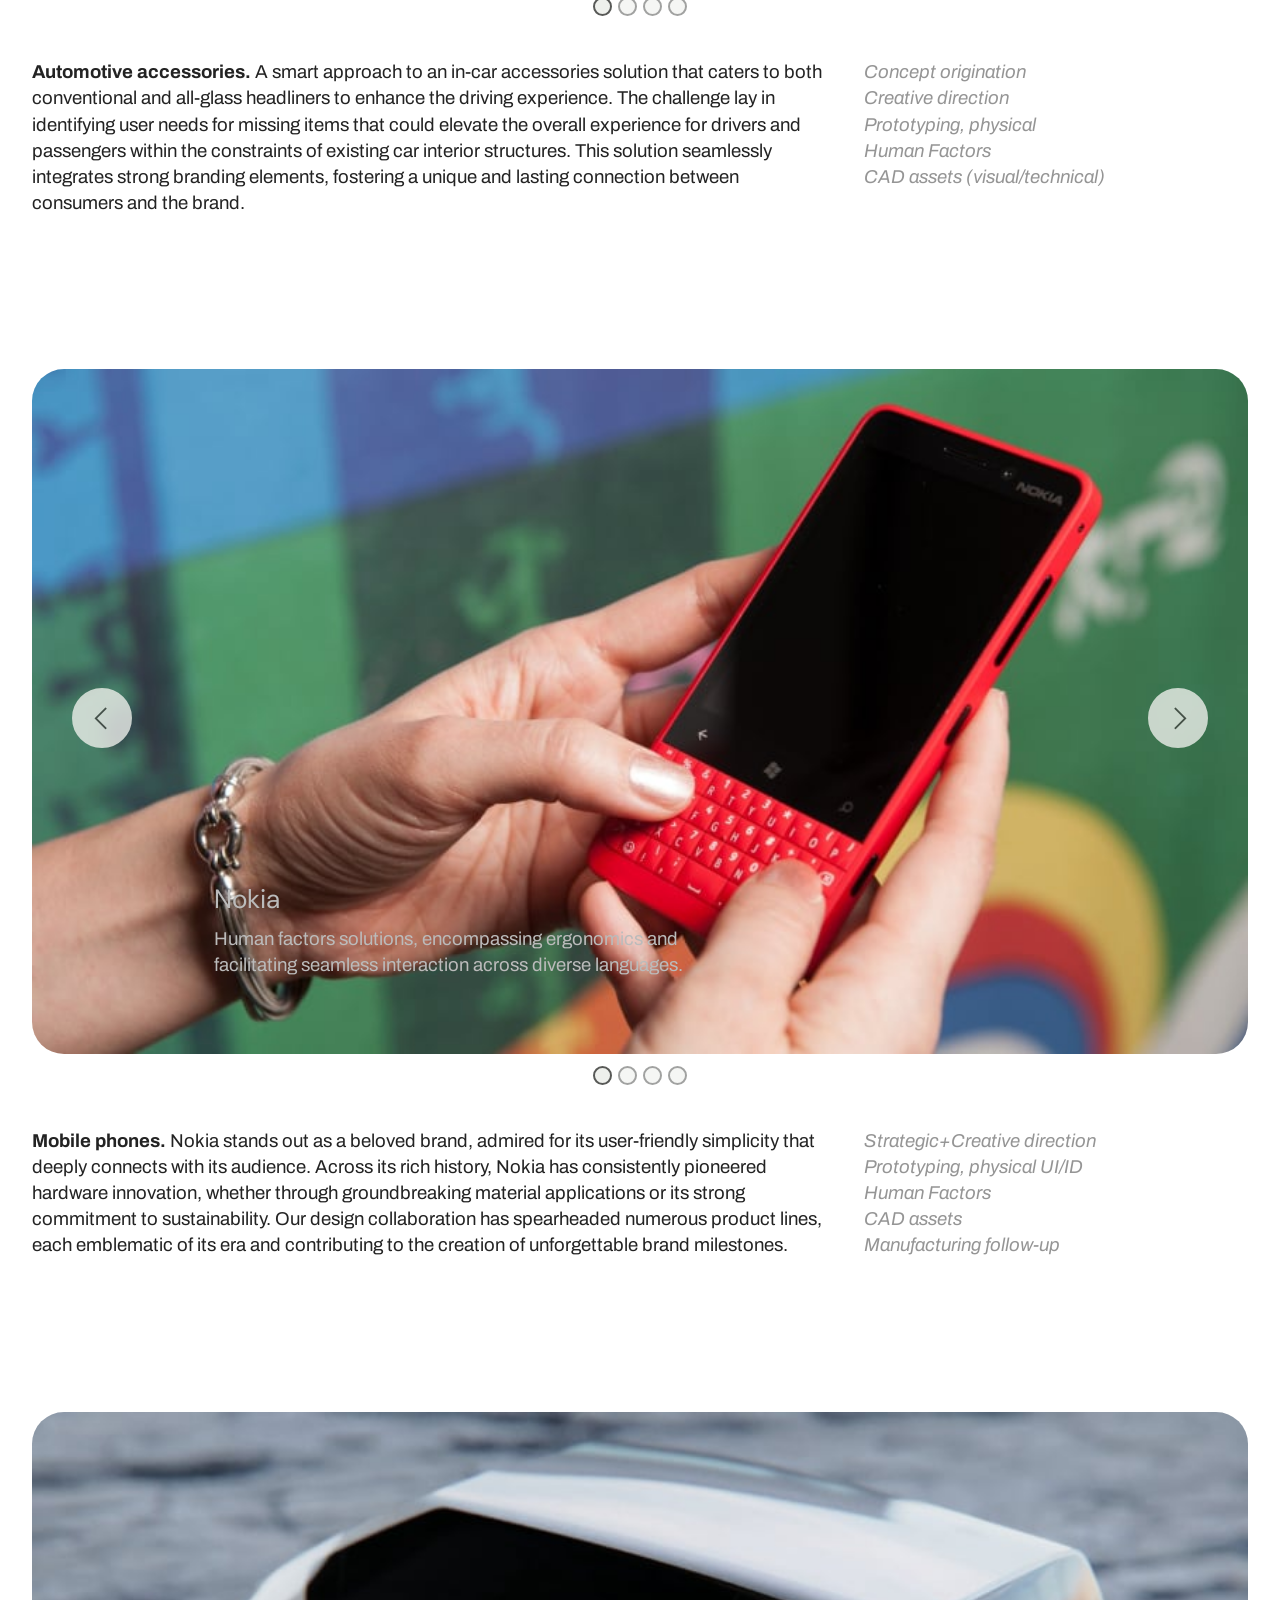
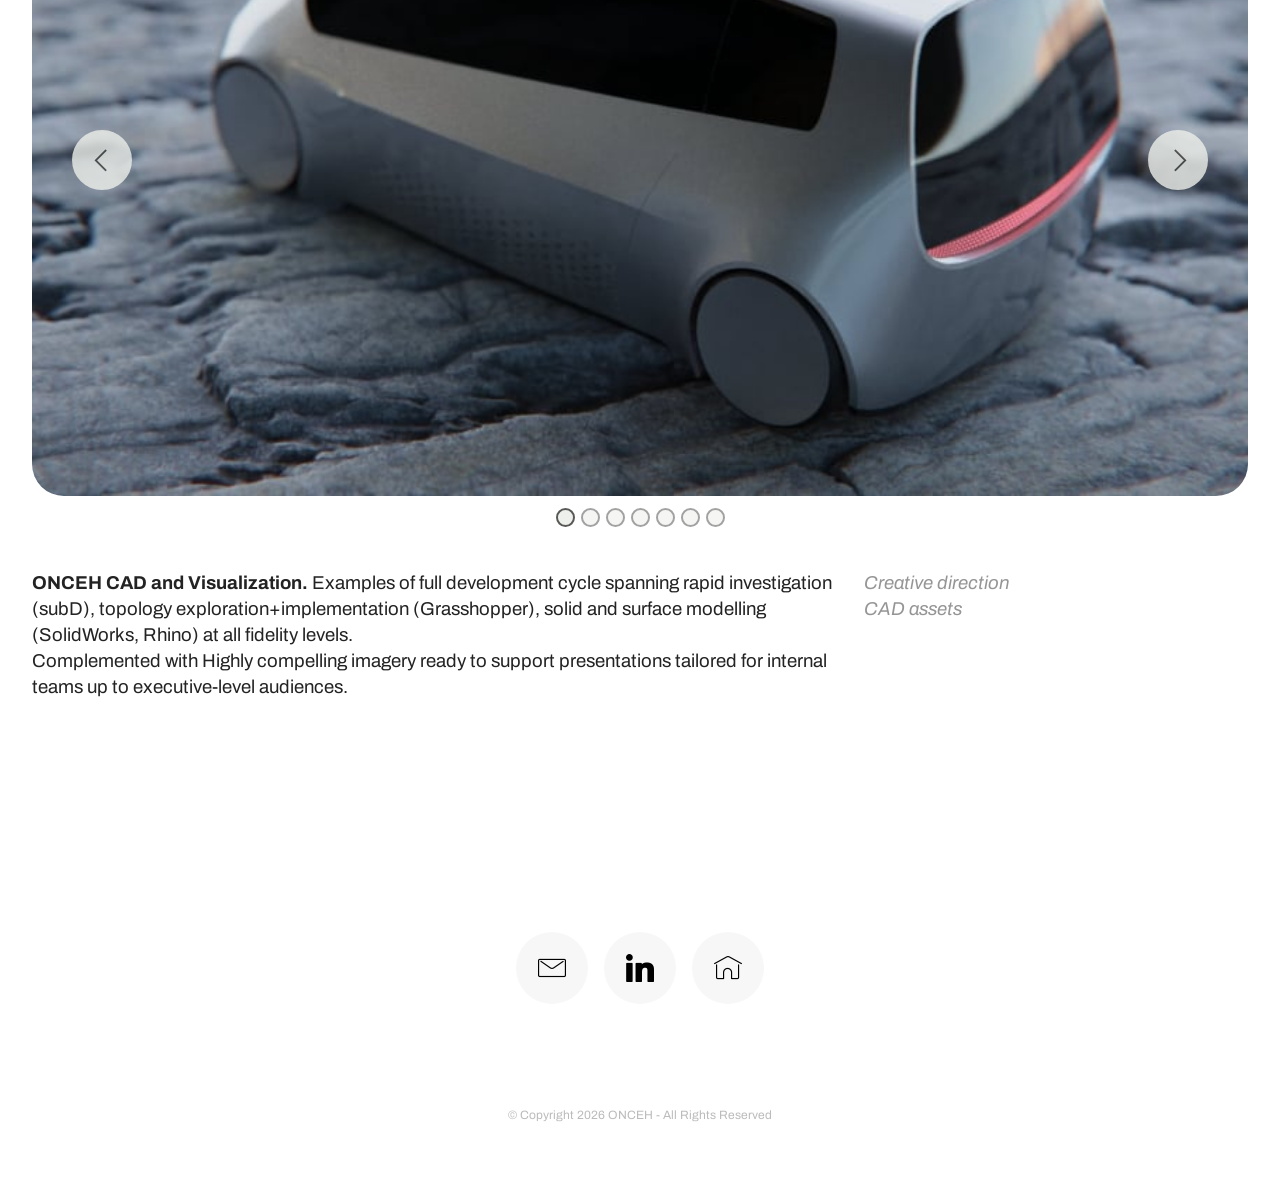
<file: work.html>
<!DOCTYPE html>
<html  >
<head>
  <!-- Site made with Mobirise Website Builder v6.0.6, https://mobirise.com -->
  <meta charset="UTF-8">
  <meta http-equiv="X-UA-Compatible" content="IE=edge">
  <meta name="generator" content="Mobirise v6.0.6, mobirise.com">
  <meta name="viewport" content="width=device-width, initial-scale=1, minimum-scale=1">
  <link rel="shortcut icon" href="assets/images/circle-2-96x96-1.png" type="image/x-icon">
  <meta name="description" content="">
  
  
  <title>Work</title>
  <link rel="stylesheet" href="assets/web/assets/mobirise-icons2/mobirise2.css">
  <link rel="stylesheet" href="assets/web/assets/mobirise-icons/mobirise-icons.css">
  <link rel="stylesheet" href="assets/bootstrap/css/bootstrap.min.css">
  <link rel="stylesheet" href="assets/bootstrap/css/bootstrap-grid.min.css">
  <link rel="stylesheet" href="assets/bootstrap/css/bootstrap-reboot.min.css">
  <link rel="stylesheet" href="assets/dropdown/css/style.css">
  <link rel="stylesheet" href="assets/socicon/css/styles.css">
  <link rel="stylesheet" href="assets/theme/css/style.css">
  <link rel="preload" href="https://fonts.googleapis.com/css?family=Archivo:100,200,300,400,500,600,700,800,900,100i,200i,300i,400i,500i,600i,700i,800i,900i&display=swap" as="style" onload="this.onload=null;this.rel='stylesheet'">
  <noscript><link rel="stylesheet" href="https://fonts.googleapis.com/css?family=Archivo:100,200,300,400,500,600,700,800,900,100i,200i,300i,400i,500i,600i,700i,800i,900i&display=swap"></noscript>
  <link rel="preload" href="https://fonts.googleapis.com/css?family=DM+Sans:100,200,300,400,500,600,700,800,900,100i,200i,300i,400i,500i,600i,700i,800i,900i&display=swap" as="style" onload="this.onload=null;this.rel='stylesheet'">
  <noscript><link rel="stylesheet" href="https://fonts.googleapis.com/css?family=DM+Sans:100,200,300,400,500,600,700,800,900,100i,200i,300i,400i,500i,600i,700i,800i,900i&display=swap"></noscript>
  <link rel="preload" as="style" href="assets/mobirise/css/mbr-additional.css?v=zsCJbI"><link rel="stylesheet" href="assets/mobirise/css/mbr-additional.css?v=zsCJbI" type="text/css">

  
  
  
</head>
<body>
  
  <section data-bs-version="5.1" class="menu menu1 cid-uWeBUWN6HO" once="menu" id="menu1-9">
    

    <nav class="navbar navbar-dropdown navbar-fixed-top collapsed">
        <div class="container">
            <div class="navbar-brand">
                <span class="navbar-logo">
                    <a href="index.html">
                        <img src="assets/images/onceh-logo-302x102.png" alt="Mobirise Website Builder" style="height: 3rem;">
                    </a>
                </span>
                
            </div>
            <button class="navbar-toggler" type="button" data-toggle="collapse" data-bs-toggle="collapse" data-target="#navbarSupportedContent" data-bs-target="#navbarSupportedContent" aria-controls="navbarNavAltMarkup" aria-expanded="false" aria-label="Toggle navigation">
                <div class="hamburger">
                    <span></span>
                    <span></span>
                    <span></span>
                    <span></span>
                </div>
            </button>
            <div class="collapse navbar-collapse" id="navbarSupportedContent">
                <ul class="navbar-nav nav-dropdown nav-right" data-app-modern-menu="true"><li class="nav-item"><a class="nav-link link text-black text-primary display-7" href="services.html">
                            Services</a></li><li class="nav-item"><a class="nav-link link text-black text-primary display-7" href="work.html">Work</a></li><li class="nav-item"><a class="nav-link link text-black text-primary display-7" href="about.html">About</a></li><li class="nav-item"><a class="nav-link link text-black text-primary display-7" href="contact.html">Contact</a>
                    </li></ul>
                
                
            </div>
        </div>
    </nav>
</section>

<section data-bs-version="5.1" class="header16 cid-uWeBUX0SOU" id="header17-a">
  
  
  <div class="container">
    <div class="row">
      <div class="content-wrap col-12 col-md-12">
        <h1 class="mbr-section-title mbr-fonts-style mbr-white mb-4 display-1">
          <br>Work</h1>
        
        <p class="mbr-fonts-style mbr-text mbr-white mb-4 display-5">Delivering full-fledged design solutions and experiences through seamless integration of physical and digital elements, collaboration and iteration, ensuring that designs not only meet but exceed expectations.<br></p>
        
      </div>
    </div>
  </div>
</section>

<section data-bs-version="5.1" class="video02 cid-uWeDeNuRVe" id="video02-f">
  

  
  

  <div class="container-fluid">
    <div class="row justify-content-center">
      <div class="mbr-figure col-12 mb-5 col-md-8"><video style="width:100%" controls autoplay loop playsinline><source src="http:///oncehdesign.site/assets/Video/OncehEar.mp4?loop=1&amp;autoplay=1"/></video></div>
    </div>
    <div class="row justify-content-center">
      <div class="col-12 content-text">
        
        
      </div>
    </div>
  </div>
</section>

<section data-bs-version="5.1" class="content10 cid-v0bLp7WOlq" id="content10-24">
    
    <div class="container">
        <div class="row justify-content-center">
            <div class="col-12 col-md">
                
                <h6 class="mbr-section-subtitle mbr-fonts-style mb-4 display-7"><strong>Audio wearables. </strong>Designed for Cisco Systems - a number of platforms that not only enable first-class communication and remote collaboration, but also provide users with the easiest and most intuitive control and management for effortless navigation while successfully solving the most challenging aspects in ergonomics for prolonged use.</h6>
            </div>
            <div class="col-md-12 col-lg-4">
                <p class="mbr-text mbr-fonts-style display-7">Strategic+Creative direction
<br>Prototyping, physical UI/ID
<br>Human Factors
<br>CAD assets
<br>Manufacturing follow-up<br></p>
            </div>
        </div>
    </div>
</section>

<section data-bs-version="5.1" class="slider2 cid-uWfb7Z9UuL" id="slider2-k">
    

    
    <div class="container">
        <div class="row justify-content-center">
            <div class="col-12 col-md-12">
                <div class="carousel slide" id="vmaVoPYt0Z" data-interval="5000" data-bs-interval="5000">
                    <ol class="carousel-indicators">
                        <li data-slide-to="0" data-bs-slide-to="0" class="active" data-target="#vmaVoPYt0Z" data-bs-target="#vmaVoPYt0Z"></li><li data-slide-to="1" data-bs-slide-to="1" class="" data-target="#vmaVoPYt0Z" data-bs-target="#vmaVoPYt0Z"></li><li data-slide-to="2" data-bs-slide-to="2" class="" data-target="#vmaVoPYt0Z" data-bs-target="#vmaVoPYt0Z"></li>
                        
                        
                    </ol>
                    <div class="carousel-inner">
                        <div class="carousel-item slider-image item active">
                            <div class="item-wrapper">
                                
                                <img class="d-block w-100" src="assets/images/pepsi2-1-864x486.png" alt="Mobirise Website Builder" data-slide-to="0" data-bs-slide-to="0">
                                
                            </div>
                        </div><div class="carousel-item slider-image item">
                            <div class="item-wrapper">
                                
                                <img class="d-block w-100" src="assets/images/7up-1-864x486.png" alt="Mobirise Website Builder" data-slide-to="1" data-bs-slide-to="1">
                                
                            </div>
                        </div><div class="carousel-item slider-image item">
                            <div class="item-wrapper">
                                
                                <img class="d-block w-100" src="assets/images/pepsi1-1-1280x720.png" alt="Mobirise Website Builder" data-slide-to="2" data-bs-slide-to="2">
                                
                            </div>
                        </div>
                        
                        
                    </div>
                    <a class="carousel-control carousel-control-prev" role="button" data-slide="prev" data-bs-slide="prev" href="#vmaVoPYt0Z">
                        <span class="mobi-mbri mobi-mbri-arrow-prev" aria-hidden="true"></span>
                        <span class="sr-only visually-hidden">Previous</span>
                    </a>
                    <a class="carousel-control carousel-control-next" role="button" data-slide="next" data-bs-slide="next" href="#vmaVoPYt0Z">
                        <span class="mobi-mbri mobi-mbri-arrow-next" aria-hidden="true"></span>
                        <span class="sr-only visually-hidden">Next</span>
                    </a>
                </div>
            </div>
        </div>
    </div>
</section>

<section data-bs-version="5.1" class="content10 cid-uWf9B2x2Qr" id="content10-j">
    
    <div class="container">
        <div class="row justify-content-center">
            <div class="col-12 col-md">
                
                <h6 class="mbr-section-subtitle mbr-fonts-style mb-4 display-7"><strong>Audio wearables.</strong>  Designed for Cisco Systems - a number of platforms that not only enable first-class communication and remote collaboration, but also provide users with the easiest and most intuitive control and management for effortless navigation while successfully solving the most challenging aspects in ergonomics for prolonged use.</h6>
            </div>
            <div class="col-md-12 col-lg-4">
                <p class="mbr-text mbr-fonts-style display-7"><em>Strategic+Creative direction
<br>Prototyping, physical UI/ID
<br>Human Factors
<br>CAD assets
<br>Manufacturing follow-up</em><br></p>
            </div>
        </div>
    </div>
</section>

<section data-bs-version="5.1" class="slider2 cid-uWBV0apAKe" id="slider2-m">
    

    
    <div class="container">
        <div class="row justify-content-center">
            <div class="col-12 col-md-12">
                <div class="carousel slide" id="vmaVoQk6jP" data-interval="5000" data-bs-interval="5000">
                    <ol class="carousel-indicators">
                        <li data-slide-to="0" data-bs-slide-to="0" class="active" data-target="#vmaVoQk6jP" data-bs-target="#vmaVoQk6jP"></li><li data-slide-to="1" data-bs-slide-to="1" class="" data-target="#vmaVoQk6jP" data-bs-target="#vmaVoQk6jP"></li><li data-slide-to="2" data-bs-slide-to="2" class="" data-target="#vmaVoQk6jP" data-bs-target="#vmaVoQk6jP"></li><li data-slide-to="3" data-bs-slide-to="3" class="" data-target="#vmaVoQk6jP" data-bs-target="#vmaVoQk6jP"></li><li data-slide-to="4" data-bs-slide-to="4" class="" data-target="#vmaVoQk6jP" data-bs-target="#vmaVoQk6jP"></li>
                        
                        
                    </ol>
                    <div class="carousel-inner">
                        <div class="carousel-item slider-image item active">
                            <div class="item-wrapper">
                                
                                <img class="d-block w-100" src="assets/images/context-2-1196x673.jpg" alt="Cisco 9800" data-slide-to="5" data-bs-slide-to="5">
                                
                            </div>
                        </div><div class="carousel-item slider-image item">
                            <div class="item-wrapper">
                                
                                <img class="d-block w-100" src="assets/images/desk-phone-9800-series-feature-reel-frame-at-0m18s-1196x673.jpg" alt="Cisco 9800" data-slide-to="0" data-bs-slide-to="0">
                                
                            </div>
                        </div><div class="carousel-item slider-image item">
                            <div class="item-wrapper">
                                
                                <img class="d-block w-100" src="assets/images/final-9800-opt.jpg" alt="Cisco 9800" data-slide-to="1" data-bs-slide-to="1">
                                
                            </div>
                        </div><div class="carousel-item slider-image item">
                            <div class="item-wrapper">
                                
                                <img class="d-block w-100" src="assets/images/sustainablity-9800-2-1900x844.png" alt="Cisco 9800" data-slide-to="2" data-bs-slide-to="2">
                                
                            </div>
                        </div><div class="carousel-item slider-image item">
                            <div class="item-wrapper">
                                
                                <img class="d-block w-100" src="assets/images/sos-1196x673.jpg" alt="Cisco 9800" data-slide-to="3" data-bs-slide-to="3">
                                
                            </div>
                        </div>
                        
                        
                    </div>
                    <a class="carousel-control carousel-control-prev" role="button" data-slide="prev" data-bs-slide="prev" href="#vmaVoQk6jP">
                        <span class="mobi-mbri mobi-mbri-arrow-prev" aria-hidden="true"></span>
                        <span class="sr-only visually-hidden">Previous</span>
                    </a>
                    <a class="carousel-control carousel-control-next" role="button" data-slide="next" data-bs-slide="next" href="#vmaVoQk6jP">
                        <span class="mobi-mbri mobi-mbri-arrow-next" aria-hidden="true"></span>
                        <span class="sr-only visually-hidden">Next</span>
                    </a>
                </div>
            </div>
        </div>
    </div>
</section>

<section data-bs-version="5.1" class="content10 cid-uWBVboHldz" id="content10-r">
    
    <div class="container">
        <div class="row justify-content-center">
            <div class="col-12 col-md">
                
                <h6 class="mbr-section-subtitle mbr-fonts-style mb-4 display-7"><strong>Cisco Phone 9800 Series.</strong>  Successor to one of the most iconic products in the field of IP communication, this design significantly enhances user experiences achieved by enabling more intuitive navigation, simplifying access to complex tasks, and cleverly integrating best-in-class technologies with an acute understanding of user/product interaction patterns.</h6>
            </div>
            <div class="col-md-12 col-lg-4">
                <p class="mbr-text mbr-fonts-style display-7"><em>Creative direction
<br>Prototyping, physical UI/ID
<br>Human Factors
<br>CAD assets
<br>Manufacturing follow-up</em></p>
            </div>
        </div>
    </div>
</section>

<section data-bs-version="5.1" class="video02 cid-v0YG6HhRJB" id="video02-25">
  

  
  

  <div class="container-fluid">
    <div class="row justify-content-center">
      <div class="mbr-figure col-12 mb-5 col-md-8"><video style="width:100%" controls autoplay loop playsinline><source src="http://oncehdesign.site/assets/Video/sion-noaudio.mp4?loop=1&amp;autoplay=1"/></video></div>
    </div>
    <div class="row justify-content-center">
      <div class="col-12 content-text">
        
        
      </div>
    </div>
  </div>
</section>

<section data-bs-version="5.1" class="content10 cid-v0YG7XRC6u" id="content10-26">
    
    <div class="container">
        <div class="row justify-content-center">
            <div class="col-12 col-md">
                
                <h6 class="mbr-section-subtitle mbr-fonts-style mb-4 display-7"><strong>Automotive accessories.</strong>  A smart approach to an in-car accessories solution that caters to both conventional and all-glass headliners to enhance the driving experience. The challenge lay in identifying user needs for missing items that could elevate the overall experience for drivers and passengers within the constraints of existing car interior structures. This solution seamlessly integrates strong branding elements, fostering a unique and lasting connection between consumers and the brand.<br><br><em>Video. Creative direction by Ladislao Camarena and forpeople, development and execution by forpeople.</em></h6>
            </div>
            <div class="col-md-12 col-lg-4">
                <p class="mbr-text mbr-fonts-style display-7"><em>Product-concept creation<br>Creative direction
<br>Prototyping, physical
<br>Human Factors</em><br></p>
            </div>
        </div>
    </div>
</section>

<section data-bs-version="5.1" class="slider2 cid-uWBXDEb3fu" id="slider2-s">
    

    
    <div class="container">
        <div class="row justify-content-center">
            <div class="col-12 col-md-12">
                <div class="carousel slide" id="vmaVoQYZHG" data-interval="5000" data-bs-interval="5000">
                    <ol class="carousel-indicators">
                        <li data-slide-to="0" data-bs-slide-to="0" class="active" data-target="#vmaVoQYZHG" data-bs-target="#vmaVoQYZHG"></li><li data-slide-to="1" data-bs-slide-to="1" class="" data-target="#vmaVoQYZHG" data-bs-target="#vmaVoQYZHG"></li><li data-slide-to="2" data-bs-slide-to="2" class="" data-target="#vmaVoQYZHG" data-bs-target="#vmaVoQYZHG"></li><li data-slide-to="3" data-bs-slide-to="3" class="" data-target="#vmaVoQYZHG" data-bs-target="#vmaVoQYZHG"></li>
                        
                        
                    </ol>
                    <div class="carousel-inner">
                        <div class="carousel-item slider-image item active">
                            <div class="item-wrapper">
                                
                                <img class="d-block w-100" src="assets/images/mirror-context-1-1505x983.jpeg" alt="Mobirise Website Builder" data-slide-to="0" data-bs-slide-to="0">
                                <div class="carousel-caption d-none d-md-block">
                                    <h5 class="mbr-section-subtitle mbr-fonts-style display-5"></h5>
                                    <p class="mbr-section-text mbr-fonts-style display-7"><em>
                                        Vanity mirror</em></p>
                                </div>
                            </div>
                        </div><div class="carousel-item slider-image item">
                            <div class="item-wrapper">
                                
                                <img class="d-block w-100" src="assets/images/eve-sunglass-864x484.jpg" alt="Mobirise Website Builder" data-slide-to="1" data-bs-slide-to="1">
                                <div class="carousel-caption d-none d-md-block">
                                    <h5 class="mbr-section-subtitle mbr-fonts-style display-5"></h5>
                                    <p class="mbr-section-text mbr-fonts-style display-7">Sunglass protective case</p>
                                </div>
                            </div>
                        </div><div class="carousel-item slider-image item">
                            <div class="item-wrapper">
                                
                                <img class="d-block w-100" src="assets/images/fearlessflow-sunglass-1-740x416.png" alt="Mobirise Website Builder" data-slide-to="3" data-bs-slide-to="3">
                                <div class="carousel-caption d-none d-md-block">
                                    <h5 class="mbr-section-subtitle mbr-fonts-style display-5"></h5>
                                    <p class="mbr-section-text mbr-fonts-style display-7"></p>
                                </div>
                            </div>
                        </div><div class="carousel-item slider-image item">
                            <div class="item-wrapper">
                                
                                <img class="d-block w-100" src="assets/images/sion-set2-v3-864x494.png" alt="Mobirise Website Builder" data-slide-to="4" data-bs-slide-to="4">
                                <div class="carousel-caption d-none d-md-block">
                                    <h5 class="mbr-section-subtitle mbr-fonts-style display-5"></h5>
                                    <p class="mbr-section-text mbr-fonts-style display-7">Sample set of possibilities</p>
                                </div>
                            </div>
                        </div>
                        
                        
                    </div>
                    <a class="carousel-control carousel-control-prev" role="button" data-slide="prev" data-bs-slide="prev" href="#vmaVoQYZHG">
                        <span class="mobi-mbri mobi-mbri-arrow-prev" aria-hidden="true"></span>
                        <span class="sr-only visually-hidden">Previous</span>
                    </a>
                    <a class="carousel-control carousel-control-next" role="button" data-slide="next" data-bs-slide="next" href="#vmaVoQYZHG">
                        <span class="mobi-mbri mobi-mbri-arrow-next" aria-hidden="true"></span>
                        <span class="sr-only visually-hidden">Next</span>
                    </a>
                </div>
            </div>
        </div>
    </div>
</section>

<section data-bs-version="5.1" class="content10 cid-uWBV3m2K6g" id="content10-n">
    
    <div class="container">
        <div class="row justify-content-center">
            <div class="col-12 col-md">
                
                <h6 class="mbr-section-subtitle mbr-fonts-style mb-4 display-7"><strong>Automotive accessories.</strong>  A smart approach to an in-car accessories solution that caters to both conventional and all-glass headliners to enhance the driving experience. The challenge lay in identifying user needs for missing items that could elevate the overall experience for drivers and passengers within the constraints of existing car interior structures. This solution seamlessly integrates strong branding elements, fostering a unique and lasting connection between consumers and the brand.</h6>
            </div>
            <div class="col-md-12 col-lg-4">
                <p class="mbr-text mbr-fonts-style display-7"><em>Concept origination
<br>Creative direction
<br>Prototyping, physical
<br>Human Factors
<br>CAD assets (visual/technical)</em><br></p>
            </div>
        </div>
    </div>
</section>

<section data-bs-version="5.1" class="slider2 cid-uWBXFG26hm" id="slider2-t">
    

    
    <div class="container">
        <div class="row justify-content-center">
            <div class="col-12 col-md-12">
                <div class="carousel slide" id="vmaVoRkVPh" data-interval="5000" data-bs-interval="5000">
                    <ol class="carousel-indicators">
                        <li data-slide-to="0" data-bs-slide-to="0" class="active" data-target="#vmaVoRkVPh" data-bs-target="#vmaVoRkVPh"></li><li data-slide-to="1" data-bs-slide-to="1" class="" data-target="#vmaVoRkVPh" data-bs-target="#vmaVoRkVPh"></li><li data-slide-to="2" data-bs-slide-to="2" class="" data-target="#vmaVoRkVPh" data-bs-target="#vmaVoRkVPh"></li><li data-slide-to="3" data-bs-slide-to="3" class="" data-target="#vmaVoRkVPh" data-bs-target="#vmaVoRkVPh"></li>
                        
                        
                    </ol>
                    <div class="carousel-inner">
                        <div class="carousel-item slider-image item active">
                            <div class="item-wrapper">
                                
                                <img class="d-block w-100" src="assets/images/indra2-864x487.jpg" alt="Mobirise Website Builder" data-slide-to="0" data-bs-slide-to="0">
                                <div class="carousel-caption d-none d-md-block">
                                    <h5 class="mbr-section-subtitle mbr-fonts-style display-5">Nokia</h5>
                                    <p class="mbr-section-text mbr-fonts-style display-7">Human factors solutions, encompassing ergonomics and<br>facilitating seamless interaction across diverse languages.</p>
                                </div>
                            </div>
                        </div><div class="carousel-item slider-image item">
                            <div class="item-wrapper">
                                
                                <img class="d-block w-100" src="assets/images/indra1-1505x846.jpg" alt="Mobirise Website Builder" data-slide-to="1" data-bs-slide-to="1">
                                <div class="carousel-caption d-none d-md-block">
                                    <h5 class="mbr-section-subtitle mbr-fonts-style display-5">
                                        Nokia</h5>
                                    <p class="mbr-section-text mbr-fonts-style display-7">Creating the iconic<br>moment to the brand.</p>
                                </div>
                            </div>
                        </div><div class="carousel-item slider-image item">
                            <div class="item-wrapper">
                                
                                <img class="d-block w-100" src="assets/images/indra3-743x294.jpg" alt="Mobirise Website Builder" data-slide-to="2" data-bs-slide-to="2">
                                <div class="carousel-caption d-none d-md-block">
                                    <h5 class="mbr-section-subtitle mbr-fonts-style display-5">Nokia</h5>
                                    <p class="mbr-section-text mbr-fonts-style display-7">Design from the inside-out.<br>The pursuit of seamlessness through a polycarbonate unibody necessitated overcoming<br>intricate manufacturing hurdles, including undercuts and fine-tuning antennae clearances<br>for optimal performance. This achievement stemmed from seamless collaboration across<br>engineering, sourcing, and design teams, demonstrating an end-to-end commitment to excellence.<br></p>
                                </div>
                            </div>
                        </div><div class="carousel-item slider-image item">
                            <div class="item-wrapper">
                                
                                <img class="d-block w-100" src="assets/images/indra4-842x537.jpg" alt="Mobirise Website Builder" data-slide-to="3" data-bs-slide-to="3">
                                <div class="carousel-caption d-none d-md-block">
                                    <h5 class="mbr-section-subtitle mbr-fonts-style display-5">Nokia</h5>
                                    <p class="mbr-section-text mbr-fonts-style display-7">Product range</p>
                                </div>
                            </div>
                        </div>
                        
                        
                    </div>
                    <a class="carousel-control carousel-control-prev" role="button" data-slide="prev" data-bs-slide="prev" href="#vmaVoRkVPh">
                        <span class="mobi-mbri mobi-mbri-arrow-prev" aria-hidden="true"></span>
                        <span class="sr-only visually-hidden">Previous</span>
                    </a>
                    <a class="carousel-control carousel-control-next" role="button" data-slide="next" data-bs-slide="next" href="#vmaVoRkVPh">
                        <span class="mobi-mbri mobi-mbri-arrow-next" aria-hidden="true"></span>
                        <span class="sr-only visually-hidden">Next</span>
                    </a>
                </div>
            </div>
        </div>
    </div>
</section>

<section data-bs-version="5.1" class="content10 cid-uWBXPxB5pu" id="content10-z">
    
    <div class="container">
        <div class="row justify-content-center">
            <div class="col-12 col-md">
                
                <h6 class="mbr-section-subtitle mbr-fonts-style mb-4 display-7"><strong>Mobile phones.</strong> Nokia stands out as a beloved brand, admired for its user-friendly simplicity that deeply connects with its audience. Across its rich history, Nokia has consistently pioneered hardware innovation, whether through groundbreaking material applications or its strong commitment to sustainability. Our design collaboration has spearheaded numerous product lines, each emblematic of its era and contributing to the creation of unforgettable brand milestones.</h6>
            </div>
            <div class="col-md-12 col-lg-4">
                <p class="mbr-text mbr-fonts-style display-7"><em>Strategic+Creative direction
<br>Prototyping, physical UI/ID
<br>Human Factors
<br>CAD assets
<br>Manufacturing follow-up</em><br></p>
            </div>
        </div>
    </div>
</section>

<section data-bs-version="5.1" class="slider2 cid-uWBXJzXn36" id="slider2-u">
    

    
    <div class="container">
        <div class="row justify-content-center">
            <div class="col-12 col-md-12">
                <div class="carousel slide" id="vmaVoRHEJ3" data-interval="5000" data-bs-interval="5000">
                    <ol class="carousel-indicators">
                        <li data-slide-to="0" data-bs-slide-to="0" class="active" data-target="#vmaVoRHEJ3" data-bs-target="#vmaVoRHEJ3"></li><li data-slide-to="1" data-bs-slide-to="1" class="" data-target="#vmaVoRHEJ3" data-bs-target="#vmaVoRHEJ3"></li><li data-slide-to="2" data-bs-slide-to="2" class="" data-target="#vmaVoRHEJ3" data-bs-target="#vmaVoRHEJ3"></li><li data-slide-to="3" data-bs-slide-to="3" class="" data-target="#vmaVoRHEJ3" data-bs-target="#vmaVoRHEJ3"></li><li data-slide-to="4" data-bs-slide-to="4" class="" data-target="#vmaVoRHEJ3" data-bs-target="#vmaVoRHEJ3"></li><li data-slide-to="5" data-bs-slide-to="5" class="" data-target="#vmaVoRHEJ3" data-bs-target="#vmaVoRHEJ3"></li><li data-slide-to="6" data-bs-slide-to="6" class="" data-target="#vmaVoRHEJ3" data-bs-target="#vmaVoRHEJ3"></li>
                        
                        
                    </ol>
                    <div class="carousel-inner">
                        <div class="carousel-item slider-image item active">
                            <div class="item-wrapper">
                                
                                <img class="d-block w-100" src="assets/images/van-lc-environ-r1-864x486.jpg" alt="Mobirise Website Builder" data-slide-to="0" data-bs-slide-to="0">
                                <div class="carousel-caption d-none d-md-block">
                                    <h5 class="mbr-section-subtitle mbr-fonts-style display-5"></h5>
                                    <p class="mbr-section-text mbr-fonts-style display-7"></p>
                                </div>
                            </div>
                        </div><div class="carousel-item slider-image item">
                            <div class="item-wrapper">
                                
                                <img class="d-block w-100" src="assets/images/van-lc-3-2-2-1505x847.jpg" alt="Mobirise Website Builder" data-slide-to="1" data-bs-slide-to="1">
                                <div class="carousel-caption d-none d-md-block">
                                    <h5 class="mbr-section-subtitle mbr-fonts-style display-5"></h5>
                                    <p class="mbr-section-text mbr-fonts-style display-7"></p>
                                </div>
                            </div>
                        </div><div class="carousel-item slider-image item">
                            <div class="item-wrapper">
                                
                                <img class="d-block w-100" src="assets/images/van-lc-3-743x418.jpg" alt="Mobirise Website Builder" data-slide-to="2" data-bs-slide-to="2">
                                <div class="carousel-caption d-none d-md-block">
                                    <h5 class="mbr-section-subtitle mbr-fonts-style display-5"></h5>
                                    <p class="mbr-section-text mbr-fonts-style display-7"></p>
                                </div>
                            </div>
                        </div><div class="carousel-item slider-image item">
                            <div class="item-wrapper">
                                
                                <img class="d-block w-100" src="assets/images/van-lc-3-6-842x474.jpg" alt="Mobirise Website Builder" data-slide-to="3" data-bs-slide-to="3">
                                <div class="carousel-caption d-none d-md-block">
                                    <h5 class="mbr-section-subtitle mbr-fonts-style display-5"></h5>
                                    <p class="mbr-section-text mbr-fonts-style display-7"></p>
                                </div>
                            </div>
                        </div><div class="carousel-item slider-image item">
                            <div class="item-wrapper">
                                
                                <img class="d-block w-100" src="assets/images/van-lc-environ-f1-842x474.jpg" alt="Mobirise Website Builder" data-slide-to="4" data-bs-slide-to="4">
                                <div class="carousel-caption d-none d-md-block">
                                    <h5 class="mbr-section-subtitle mbr-fonts-style display-5"></h5>
                                    <p class="mbr-section-text mbr-fonts-style display-7"></p>
                                </div>
                            </div>
                        </div><div class="carousel-item slider-image item">
                            <div class="item-wrapper">
                                
                                <img class="d-block w-100" src="assets/images/sunglass-patterned-metal-3-2200x1238.png" alt="Mobirise Website Builder" data-slide-to="5" data-bs-slide-to="5">
                                <div class="carousel-caption d-none d-md-block">
                                    <h5 class="mbr-section-subtitle mbr-fonts-style display-5"></h5>
                                    <p class="mbr-section-text mbr-fonts-style display-7"></p>
                                </div>
                            </div>
                        </div><div class="carousel-item slider-image item">
                            <div class="item-wrapper">
                                
                                <img class="d-block w-100" src="assets/images/sg-pattern3-1293x727.jpg" alt="Mobirise Website Builder" data-slide-to="6" data-bs-slide-to="6">
                                <div class="carousel-caption d-none d-md-block">
                                    <h5 class="mbr-section-subtitle mbr-fonts-style display-5"></h5>
                                    <p class="mbr-section-text mbr-fonts-style display-7"></p>
                                </div>
                            </div>
                        </div>
                        
                        
                    </div>
                    <a class="carousel-control carousel-control-prev" role="button" data-slide="prev" data-bs-slide="prev" href="#vmaVoRHEJ3">
                        <span class="mobi-mbri mobi-mbri-arrow-prev" aria-hidden="true"></span>
                        <span class="sr-only visually-hidden">Previous</span>
                    </a>
                    <a class="carousel-control carousel-control-next" role="button" data-slide="next" data-bs-slide="next" href="#vmaVoRHEJ3">
                        <span class="mobi-mbri mobi-mbri-arrow-next" aria-hidden="true"></span>
                        <span class="sr-only visually-hidden">Next</span>
                    </a>
                </div>
            </div>
        </div>
    </div>
</section>

<section data-bs-version="5.1" class="content10 cid-uWBV8ZDJ9j" id="content10-q">
    
    <div class="container">
        <div class="row justify-content-center">
            <div class="col-12 col-md">
                
                <h6 class="mbr-section-subtitle mbr-fonts-style mb-4 display-7"><strong>ONCEH CAD and Visualization.</strong>&nbsp;Examples of full development cycle spanning rapid investigation (subD), topology exploration+implementation (Grasshopper), solid and surface modelling (SolidWorks, Rhino) at all fidelity levels.<br>Complemented with Highly compelling imagery ready to support presentations tailored for internal teams up to executive-level audiences.</h6>
            </div>
            <div class="col-md-12 col-lg-4">
                <p class="mbr-text mbr-fonts-style display-7"><em>Creative direction<br>CAD assets</em><br></p>
            </div>
        </div>
    </div>
</section>

<section data-bs-version="5.1" class="social05 cid-uWOR1Yi7Av" id="social05-23">
    

    

    <div class="container">
        <div class="row">
            
            <div class="col-12">
                <div class="social-row">
                    <div class="soc-item">
                        <a href="mailto:oncehcad@gmail.com">
                            <span class="mbr-iconfont mbri-letter" style="font-size: 28px;"></span>
                        </a>
                    </div>
                    <div class="soc-item">
                        <a href="http://www.linkedin.com/in/ladislao" target="_blank">
                            <span class="mbr-iconfont socicon-linkedin socicon" style="font-size: 28px;"></span>
                        </a>
                    </div>
                    <div class="soc-item">
                        <a href="index.html">
                            <span class="mbr-iconfont mbri-home" style="font-size: 28px;"></span>
                        </a>
                    </div>
                    
                    
                </div>
            </div>
        </div>
    </div>
</section>

<section data-bs-version="5.1" class="footer7 cid-uWeBUXrt90" once="footers" id="footer7-c">

    

    

    <div class="container">
        <div class="media-container-row align-center mbr-white">
            <div class="col-12">
                <p class="mbr-text mb-0 mbr-fonts-style display-4">
                    © Copyright 2026 ONCEH - All Rights Reserved
                </p>
            </div>
        </div>
    </div>
</section><section class="display-7" style="padding: 0;align-items: center;justify-content: center;flex-wrap: wrap;    align-content: center;display: flex;position: relative;height: 4rem;"><a href="https://mobiri.se/3189157" style="flex: 1 1;height: 4rem;position: absolute;width: 100%;z-index: 1;"><img alt="" style="height: 4rem;" src="[data-uri]"></a><p style="margin: 0;text-align: center;" class="display-7">&#8204;</p><a style="z-index:1" href="https://mobirise.com/builder/ai-website-creator.html">Free AI Website Creator</a></section><script src="assets/bootstrap/js/bootstrap.bundle.min.js"></script>  <script src="assets/smoothscroll/smooth-scroll.js"></script>  <script src="assets/ytplayer/index.js"></script>  <script src="assets/dropdown/js/navbar-dropdown.js"></script>  <script src="assets/playervimeo/vimeo_player.js"></script>  <script src="assets/theme/js/script.js"></script>  
  
  
</body>
</html>
</file>
<file: assets/web/assets/mobirise-icons/mobirise-icons.css>
@font-face {
  font-family: 'MobiriseIcons';
  src:  url('mobirise-icons.eot?spat4u');
  src:  url('mobirise-icons.eot?spat4u#iefix') format('embedded-opentype'),
    url('mobirise-icons.ttf?spat4u') format('truetype'),
    url('mobirise-icons.woff?spat4u') format('woff'),
    url('mobirise-icons.svg?spat4u#MobiriseIcons') format('svg');
  font-weight: normal;
  font-style: normal;
  font-display: swap;
}

[class^="mbri-"], [class*=" mbri-"] {
  /* use !important to prevent issues with browser extensions that change fonts */
  font-family: MobiriseIcons !important;
  speak: none;
  font-style: normal;
  font-weight: normal;
  font-variant: normal;
  text-transform: none;
  line-height: 1;

  /* Better Font Rendering =========== */
  -webkit-font-smoothing: antialiased;
  -moz-osx-font-smoothing: grayscale;
}

.mbri-add-submenu:before {
  content: "\e900";
}
.mbri-alert:before {
  content: "\e901";
}
.mbri-align-center:before {
  content: "\e902";
}
.mbri-align-justify:before {
  content: "\e903";
}
.mbri-align-left:before {
  content: "\e904";
}
.mbri-align-right:before {
  content: "\e905";
}
.mbri-android:before {
  content: "\e906";
}
.mbri-apple:before {
  content: "\e907";
}
.mbri-arrow-down:before {
  content: "\e908";
}
.mbri-arrow-next:before {
  content: "\e909";
}
.mbri-arrow-prev:before {
  content: "\e90a";
}
.mbri-arrow-up:before {
  content: "\e90b";
}
.mbri-bold:before {
  content: "\e90c";
}
.mbri-bookmark:before {
  content: "\e90d";
}
.mbri-bootstrap:before {
  content: "\e90e";
}
.mbri-briefcase:before {
  content: "\e90f";
}
.mbri-browse:before {
  content: "\e910";
}
.mbri-bulleted-list:before {
  content: "\e911";
}
.mbri-calendar:before {
  content: "\e912";
}
.mbri-camera:before {
  content: "\e913";
}
.mbri-cart-add:before {
  content: "\e914";
}
.mbri-cart-full:before {
  content: "\e915";
}
.mbri-cash:before {
  content: "\e916";
}
.mbri-change-style:before {
  content: "\e917";
}
.mbri-chat:before {
  content: "\e918";
}
.mbri-clock:before {
  content: "\e919";
}
.mbri-close:before {
  content: "\e91a";
}
.mbri-cloud:before {
  content: "\e91b";
}
.mbri-code:before {
  content: "\e91c";
}
.mbri-contact-form:before {
  content: "\e91d";
}
.mbri-credit-card:before {
  content: "\e91e";
}
.mbri-cursor-click:before {
  content: "\e91f";
}
.mbri-cust-feedback:before {
  content: "\e920";
}
.mbri-database:before {
  content: "\e921";
}
.mbri-delivery:before {
  content: "\e922";
}
.mbri-desktop:before {
  content: "\e923";
}
.mbri-devices:before {
  content: "\e924";
}
.mbri-down:before {
  content: "\e925";
}
.mbri-download:before {
  content: "\e989";
}
.mbri-drag-n-drop:before {
  content: "\e927";
}
.mbri-drag-n-drop2:before {
  content: "\e928";
}
.mbri-edit:before {
  content: "\e929";
}
.mbri-edit2:before {
  content: "\e92a";
}
.mbri-error:before {
  content: "\e92b";
}
.mbri-extension:before {
  content: "\e92c";
}
.mbri-features:before {
  content: "\e92d";
}
.mbri-file:before {
  content: "\e92e";
}
.mbri-flag:before {
  content: "\e92f";
}
.mbri-folder:before {
  content: "\e930";
}
.mbri-gift:before {
  content: "\e931";
}
.mbri-github:before {
  content: "\e932";
}
.mbri-globe:before {
  content: "\e933";
}
.mbri-globe-2:before {
  content: "\e934";
}
.mbri-growing-chart:before {
  content: "\e935";
}
.mbri-hearth:before {
  content: "\e936";
}
.mbri-help:before {
  content: "\e937";
}
.mbri-home:before {
  content: "\e938";
}
.mbri-hot-cup:before {
  content: "\e939";
}
.mbri-idea:before {
  content: "\e93a";
}
.mbri-image-gallery:before {
  content: "\e93b";
}
.mbri-image-slider:before {
  content: "\e93c";
}
.mbri-info:before {
  content: "\e93d";
}
.mbri-italic:before {
  content: "\e93e";
}
.mbri-key:before {
  content: "\e93f";
}
.mbri-laptop:before {
  content: "\e940";
}
.mbri-layers:before {
  content: "\e941";
}
.mbri-left-right:before {
  content: "\e942";
}
.mbri-left:before {
  content: "\e943";
}
.mbri-letter:before {
  content: "\e944";
}
.mbri-like:before {
  content: "\e945";
}
.mbri-link:before {
  content: "\e946";
}
.mbri-lock:before {
  content: "\e947";
}
.mbri-login:before {
  content: "\e948";
}
.mbri-logout:before {
  content: "\e949";
}
.mbri-magic-stick:before {
  content: "\e94a";
}
.mbri-map-pin:before {
  content: "\e94b";
}
.mbri-menu:before {
  content: "\e94c";
}
.mbri-mobile:before {
  content: "\e94d";
}
.mbri-mobile2:before {
  content: "\e94e";
}
.mbri-mobirise:before {
  content: "\e94f";
}
.mbri-more-horizontal:before {
  content: "\e950";
}
.mbri-more-vertical:before {
  content: "\e951";
}
.mbri-music:before {
  content: "\e952";
}
.mbri-new-file:before {
  content: "\e953";
}
.mbri-numbered-list:before {
  content: "\e954";
}
.mbri-opened-folder:before {
  content: "\e955";
}
.mbri-pages:before {
  content: "\e956";
}
.mbri-paper-plane:before {
  content: "\e957";
}
.mbri-paperclip:before {
  content: "\e958";
}
.mbri-photo:before {
  content: "\e959";
}
.mbri-photos:before {
  content: "\e95a";
}
.mbri-pin:before {
  content: "\e95b";
}
.mbri-play:before {
  content: "\e95c";
}
.mbri-plus:before {
  content: "\e95d";
}
.mbri-preview:before {
  content: "\e95e";
}
.mbri-print:before {
  content: "\e95f";
}
.mbri-protect:before {
  content: "\e960";
}
.mbri-question:before {
  content: "\e961";
}
.mbri-quote-left:before {
  content: "\e962";
}
.mbri-quote-right:before {
  content: "\e963";
}
.mbri-refresh:before {
  content: "\e964";
}
.mbri-responsive:before {
  content: "\e965";
}
.mbri-right:before {
  content: "\e966";
}
.mbri-rocket:before {
  content: "\e967";
}
.mbri-sad-face:before {
  content: "\e968";
}
.mbri-sale:before {
  content: "\e969";
}
.mbri-save:before {
  content: "\e96a";
}
.mbri-search:before {
  content: "\e96b";
}
.mbri-setting:before {
  content: "\e96c";
}
.mbri-setting2:before {
  content: "\e96d";
}
.mbri-setting3:before {
  content: "\e96e";
}
.mbri-share:before {
  content: "\e96f";
}
.mbri-shopping-bag:before {
  content: "\e970";
}
.mbri-shopping-basket:before {
  content: "\e971";
}
.mbri-shopping-cart:before {
  content: "\e972";
}
.mbri-sites:before {
  content: "\e973";
}
.mbri-smile-face:before {
  content: "\e974";
}
.mbri-speed:before {
  content: "\e975";
}
.mbri-star:before {
  content: "\e976";
}
.mbri-success:before {
  content: "\e977";
}
.mbri-sun:before {
  content: "\e978";
}
.mbri-sun2:before {
  content: "\e979";
}
.mbri-tablet:before {
  content: "\e97a";
}
.mbri-tablet-vertical:before {
  content: "\e97b";
}
.mbri-target:before {
  content: "\e97c";
}
.mbri-timer:before {
  content: "\e97d";
}
.mbri-to-ftp:before {
  content: "\e97e";
}
.mbri-to-local-drive:before {
  content: "\e97f";
}
.mbri-touch-swipe:before {
  content: "\e980";
}
.mbri-touch:before {
  content: "\e981";
}
.mbri-trash:before {
  content: "\e982";
}
.mbri-underline:before {
  content: "\e983";
}
.mbri-unlink:before {
  content: "\e984";
}
.mbri-unlock:before {
  content: "\e985";
}
.mbri-up-down:before {
  content: "\e986";
}
.mbri-up:before {
  content: "\e987";
}
.mbri-update:before {
  content: "\e988";
}
.mbri-upload:before {
 content: "\e926"; 
}
.mbri-user:before {
  content: "\e98a";
}
.mbri-user2:before {
  content: "\e98b";
}
.mbri-users:before {
  content: "\e98c";
}
.mbri-video:before {
  content: "\e98d";
}
.mbri-video-play:before {
  content: "\e98e";
}
.mbri-watch:before {
  content: "\e98f";
}
.mbri-website-theme:before {
  content: "\e990";
}
.mbri-wifi:before {
  content: "\e991";
}
.mbri-windows:before {
  content: "\e992";
}
.mbri-zoom-out:before {
  content: "\e993";
}
.mbri-redo:before {
  content: "\e994";
}
.mbri-undo:before {
  content: "\e995";
}
</file>
<file: assets/parallax/jarallax.css>
.jarallax {
    position: relative;
    z-index: 0;
}
.jarallax > .jarallax-img {
    position: absolute;
    object-fit: cover;
    /* support for plugin https://github.com/bfred-it/object-fit-images */
    font-family: 'object-fit: cover;';
    top: 0;
    left: 0;
    width: 100%;
    height: 100%;
    z-index: -1;
}
</file>
<file: assets/dropdown/css/style.css>
.navbar-dropdown {
  left: 0;
  padding: 0;
  position: absolute;
  right: 0;
  top: 0;
  transition: all 0.45s ease;
  z-index: 1030;
  background: #282828; }
  .navbar-dropdown .navbar-logo {
    margin-right: 0.8rem;
    transition: margin 0.3s ease-in-out;
    vertical-align: middle; }
    .navbar-dropdown .navbar-logo img {
      height: 3.125rem;
      transition: all 0.3s ease-in-out; }
    .navbar-dropdown .navbar-logo.mbr-iconfont {
      font-size: 3.125rem;
      line-height: 3.125rem; }
  .navbar-dropdown .navbar-caption {
    font-weight: 700;
    white-space: normal;
    vertical-align: -4px;
    line-height: 3.125rem !important; }
    .navbar-dropdown .navbar-caption, .navbar-dropdown .navbar-caption:hover {
      color: inherit;
      text-decoration: none; }
  .navbar-dropdown .mbr-iconfont + .navbar-caption {
    vertical-align: -1px; }
  .navbar-dropdown.navbar-fixed-top {
    position: fixed; }
  .navbar-dropdown .navbar-brand span {
    vertical-align: -4px; }
  .navbar-dropdown.bg-color.transparent {
    background: none; }
  .navbar-dropdown.navbar-short .navbar-brand {
    padding: 0.625rem 0; }
    .navbar-dropdown.navbar-short .navbar-brand span {
      vertical-align: -1px; }
  .navbar-dropdown.navbar-short .navbar-caption {
    line-height: 2.375rem !important;
    vertical-align: -2px; }
  .navbar-dropdown.navbar-short .navbar-logo {
    margin-right: 0.5rem; }
    .navbar-dropdown.navbar-short .navbar-logo img {
      height: 2.375rem; }
    .navbar-dropdown.navbar-short .navbar-logo.mbr-iconfont {
      font-size: 2.375rem;
      line-height: 2.375rem; }
  .navbar-dropdown.navbar-short .mbr-table-cell {
    height: 3.625rem; }
  .navbar-dropdown .navbar-close {
    left: 0.6875rem;
    position: fixed;
    top: 0.75rem;
    z-index: 1000; }
  .navbar-dropdown .hamburger-icon {
    content: "";
    display: inline-block;
    vertical-align: middle;
    width: 16px;
    -webkit-box-shadow: 0 -6px 0 1px #282828,0 0 0 1px #282828,0 6px 0 1px #282828;
    -moz-box-shadow: 0 -6px 0 1px #282828,0 0 0 1px #282828,0 6px 0 1px #282828;
    box-shadow: 0 -6px 0 1px #282828,0 0 0 1px #282828,0 6px 0 1px #282828; }

.dropdown-menu .dropdown-toggle[data-toggle="dropdown-submenu"]::after {
  border-bottom: 0.35em solid transparent;
  border-left: 0.35em solid;
  border-right: 0;
  border-top: 0.35em solid transparent;
  margin-left: 0.3rem; }

.dropdown-menu .dropdown-item:focus {
  outline: 0; }

.nav-dropdown {
  font-size: 0.75rem;
  font-weight: 500;
  height: auto !important; }
  .nav-dropdown .nav-btn {
    padding-left: 1rem; }
  .nav-dropdown .link {
    margin: .667em 1.667em;
    font-weight: 500;
    padding: 0;
    transition: color .2s ease-in-out; }
    .nav-dropdown .link.dropdown-toggle {
      margin-right: 2.583em; }
      .nav-dropdown .link.dropdown-toggle::after {
        margin-left: .25rem;
        border-top: 0.35em solid;
        border-right: 0.35em solid transparent;
        border-left: 0.35em solid transparent;
        border-bottom: 0; }
      .nav-dropdown .link.dropdown-toggle[aria-expanded="true"] {
        margin: 0;
        padding: 0.667em 3.263em  0.667em 1.667em; }
  .nav-dropdown .link::after,
  .nav-dropdown .dropdown-item::after {
    color: inherit; }
  .nav-dropdown .btn {
    font-size: 0.75rem;
    font-weight: 700;
    letter-spacing: 0;
    margin-bottom: 0;
    padding-left: 1.25rem;
    padding-right: 1.25rem; }
  .nav-dropdown .dropdown-menu {
    border-radius: 0;
    border: 0;
    left: 0;
    margin: 0;
    padding-bottom: 1.25rem;
    padding-top: 1.25rem;
    position: relative; }
  .nav-dropdown .dropdown-submenu {
    margin-left: 0.125rem;
    top: 0; }
  .nav-dropdown .dropdown-item {
    font-weight: 500;
    line-height: 2;
    padding: 0.3846em 4.615em 0.3846em 1.5385em;
    position: relative;
    transition: color .2s ease-in-out, background-color .2s ease-in-out; }
    .nav-dropdown .dropdown-item::after {
      margin-top: -0.3077em;
      position: absolute;
      right: 1.1538em;
      top: 50%; }
    .nav-dropdown .dropdown-item:focus, .nav-dropdown .dropdown-item:hover {
      background: none; }

@media (max-width: 767px) {
  .nav-dropdown.navbar-toggleable-sm {
    bottom: 0;
    display: none;
    left: 0;
    overflow-x: hidden;
    position: fixed;
    top: 0;
    transform: translateX(-100%);
    -ms-transform: translateX(-100%);
    -webkit-transform: translateX(-100%);
    width: 18.75rem;
    z-index: 999; } }
.nav-dropdown.navbar-toggleable-xl {
  bottom: 0;
  display: none;
  left: 0;
  overflow-x: hidden;
  position: fixed;
  top: 0;
  transform: translateX(-100%);
  -ms-transform: translateX(-100%);
  -webkit-transform: translateX(-100%);
  width: 18.75rem;
  z-index: 999; }

.nav-dropdown-sm {
  display: block !important;
  overflow-x: hidden;
  overflow: auto;
  padding-top: 3.875rem; }
  .nav-dropdown-sm::after {
    content: "";
    display: block;
    height: 3rem;
    width: 100%; }
  .nav-dropdown-sm.collapse.in ~ .navbar-close {
    display: block !important; }
  .nav-dropdown-sm.collapsing, .nav-dropdown-sm.collapse.in {
    transform: translateX(0);
    -ms-transform: translateX(0);
    -webkit-transform: translateX(0);
    transition: all 0.25s ease-out;
    -webkit-transition: all 0.25s ease-out;
    background: #282828; }
  .nav-dropdown-sm.collapsing[aria-expanded="false"] {
    transform: translateX(-100%);
    -ms-transform: translateX(-100%);
    -webkit-transform: translateX(-100%); }
  .nav-dropdown-sm .nav-item {
    display: block;
    margin-left: 0 !important;
    padding-left: 0; }
  .nav-dropdown-sm .link,
  .nav-dropdown-sm .dropdown-item {
    border-top: 1px dotted rgba(255, 255, 255, 0.1);
    font-size: 0.8125rem;
    line-height: 1.6;
    margin: 0 !important;
    padding: 0.875rem 2.4rem 0.875rem 1.5625rem !important;
    position: relative;
    white-space: normal; }
    .nav-dropdown-sm .link:focus, .nav-dropdown-sm .link:hover,
    .nav-dropdown-sm .dropdown-item:focus,
    .nav-dropdown-sm .dropdown-item:hover {
      background: rgba(0, 0, 0, 0.2) !important;
      color: #c0a375; }
  .nav-dropdown-sm .nav-btn {
    position: relative;
    padding: 1.5625rem 1.5625rem 0 1.5625rem; }
    .nav-dropdown-sm .nav-btn::before {
      border-top: 1px dotted rgba(255, 255, 255, 0.1);
      content: "";
      left: 0;
      position: absolute;
      top: 0;
      width: 100%; }
    .nav-dropdown-sm .nav-btn + .nav-btn {
      padding-top: 0.625rem; }
      .nav-dropdown-sm .nav-btn + .nav-btn::before {
        display: none; }
  .nav-dropdown-sm .btn {
    padding: 0.625rem 0; }
  .nav-dropdown-sm .dropdown-toggle[data-toggle="dropdown-submenu"]::after {
    margin-left: .25rem;
    border-top: 0.35em solid;
    border-right: 0.35em solid transparent;
    border-left: 0.35em solid transparent;
    border-bottom: 0; }
  .nav-dropdown-sm .dropdown-toggle[data-toggle="dropdown-submenu"][aria-expanded="true"]::after {
    border-top: 0;
    border-right: 0.35em solid transparent;
    border-left: 0.35em solid transparent;
    border-bottom: 0.35em solid; }
  .nav-dropdown-sm .dropdown-menu {
    margin: 0;
    padding: 0;
    position: relative;
    top: 0;
    left: 0;
    width: 100%;
    border: 0;
    float: none;
    border-radius: 0;
    background: none; }
  .nav-dropdown-sm .dropdown-submenu {
    left: 100%;
    margin-left: 0.125rem;
    margin-top: -1.25rem;
    top: 0; }

.navbar-toggleable-sm .nav-dropdown .dropdown-menu {
  position: absolute; }

.navbar-toggleable-sm .nav-dropdown .dropdown-submenu {
  left: 100%;
  margin-left: 0.125rem;
  margin-top: -1.25rem;
  top: 0; }

.navbar-toggleable-sm.opened .nav-dropdown .dropdown-menu {
  position: relative; }

.navbar-toggleable-sm.opened .nav-dropdown .dropdown-submenu {
  left: 0;
  margin-left: 00rem;
  margin-top: 0rem;
  top: 0; }

.is-builder .nav-dropdown.collapsing {
  transition: none !important; }
</file>
<file: assets/socicon/css/styles.css>
@charset "UTF-8";

@font-face {
  font-family: 'Socicon';
  src:  url('../fonts/socicon.eot');
  src:  url('../fonts/socicon.eot?#iefix') format('embedded-opentype'),
    url('../fonts/socicon.woff2') format('woff2'),
    url('../fonts/socicon.ttf') format('truetype'),
    url('../fonts/socicon.woff') format('woff'),
    url('../fonts/socicon.svg#socicon') format('svg');
  font-weight: normal;
  font-style: normal;
  font-display: swap;
}

[data-icon]:before {
  font-family: "socicon" !important;
  content: attr(data-icon);
  font-style: normal !important;
  font-weight: normal !important;
  font-variant: normal !important;
  text-transform: none !important;
  speak: none;
  line-height: 1;
  -webkit-font-smoothing: antialiased;
  -moz-osx-font-smoothing: grayscale;
}

[class^="socicon-"], [class*=" socicon-"] {
  /* use !important to prevent issues with browser extensions that change fonts */
  font-family: 'Socicon' !important;
  speak: none;
  font-style: normal;
  font-weight: normal;
  font-variant: normal;
  text-transform: none;
  line-height: 1;

  /* Better Font Rendering =========== */
  -webkit-font-smoothing: antialiased;
  -moz-osx-font-smoothing: grayscale;
}

.socicon-500px:before {
  content: "\e000";
}
.socicon-8tracks:before {
  content: "\e001";
}
.socicon-airbnb:before {
  content: "\e002";
}
.socicon-alliance:before {
  content: "\e003";
}
.socicon-amazon:before {
  content: "\e004";
}
.socicon-amplement:before {
  content: "\e005";
}
.socicon-android:before {
  content: "\e006";
}
.socicon-angellist:before {
  content: "\e007";
}
.socicon-apple:before {
  content: "\e008";
}
.socicon-appnet:before {
  content: "\e009";
}
.socicon-baidu:before {
  content: "\e00a";
}
.socicon-bandcamp:before {
  content: "\e00b";
}
.socicon-battlenet:before {
  content: "\e00c";
}
.socicon-mixer:before {
  content: "\e00d";
}
.socicon-bebee:before {
  content: "\e00e";
}
.socicon-bebo:before {
  content: "\e00f";
}
.socicon-behance:before {
  content: "\e010";
}
.socicon-blizzard:before {
  content: "\e011";
}
.socicon-blogger:before {
  content: "\e012";
}
.socicon-buffer:before {
  content: "\e013";
}
.socicon-chrome:before {
  content: "\e014";
}
.socicon-coderwall:before {
  content: "\e015";
}
.socicon-curse:before {
  content: "\e016";
}
.socicon-dailymotion:before {
  content: "\e017";
}
.socicon-deezer:before {
  content: "\e018";
}
.socicon-delicious:before {
  content: "\e019";
}
.socicon-deviantart:before {
  content: "\e01a";
}
.socicon-diablo:before {
  content: "\e01b";
}
.socicon-digg:before {
  content: "\e01c";
}
.socicon-discord:before {
  content: "\e01d";
}
.socicon-disqus:before {
  content: "\e01e";
}
.socicon-douban:before {
  content: "\e01f";
}
.socicon-draugiem:before {
  content: "\e020";
}
.socicon-dribbble:before {
  content: "\e021";
}
.socicon-drupal:before {
  content: "\e022";
}
.socicon-ebay:before {
  content: "\e023";
}
.socicon-ello:before {
  content: "\e024";
}
.socicon-endomodo:before {
  content: "\e025";
}
.socicon-envato:before {
  content: "\e026";
}
.socicon-etsy:before {
  content: "\e027";
}
.socicon-facebook:before {
  content: "\e028";
}
.socicon-feedburner:before {
  content: "\e029";
}
.socicon-filmweb:before {
  content: "\e02a";
}
.socicon-firefox:before {
  content: "\e02b";
}
.socicon-flattr:before {
  content: "\e02c";
}
.socicon-flickr:before {
  content: "\e02d";
}
.socicon-formulr:before {
  content: "\e02e";
}
.socicon-forrst:before {
  content: "\e02f";
}
.socicon-foursquare:before {
  content: "\e030";
}
.socicon-friendfeed:before {
  content: "\e031";
}
.socicon-github:before {
  content: "\e032";
}
.socicon-goodreads:before {
  content: "\e033";
}
.socicon-google:before {
  content: "\e034";
}
.socicon-googlescholar:before {
  content: "\e035";
}
.socicon-googlegroups:before {
  content: "\e036";
}
.socicon-googlephotos:before {
  content: "\e037";
}
.socicon-googleplus:before {
  content: "\e038";
}
.socicon-grooveshark:before {
  content: "\e039";
}
.socicon-hackerrank:before {
  content: "\e03a";
}
.socicon-hearthstone:before {
  content: "\e03b";
}
.socicon-hellocoton:before {
  content: "\e03c";
}
.socicon-heroes:before {
  content: "\e03d";
}
.socicon-smashcast:before {
  content: "\e03e";
}
.socicon-horde:before {
  content: "\e03f";
}
.socicon-houzz:before {
  content: "\e040";
}
.socicon-icq:before {
  content: "\e041";
}
.socicon-identica:before {
  content: "\e042";
}
.socicon-imdb:before {
  content: "\e043";
}
.socicon-instagram:before {
  content: "\e044";
}
.socicon-issuu:before {
  content: "\e045";
}
.socicon-istock:before {
  content: "\e046";
}
.socicon-itunes:before {
  content: "\e047";
}
.socicon-keybase:before {
  content: "\e048";
}
.socicon-lanyrd:before {
  content: "\e049";
}
.socicon-lastfm:before {
  content: "\e04a";
}
.socicon-line:before {
  content: "\e04b";
}
.socicon-linkedin:before {
  content: "\e04c";
}
.socicon-livejournal:before {
  content: "\e04d";
}
.socicon-lyft:before {
  content: "\e04e";
}
.socicon-macos:before {
  content: "\e04f";
}
.socicon-mail:before {
  content: "\e050";
}
.socicon-medium:before {
  content: "\e051";
}
.socicon-meetup:before {
  content: "\e052";
}
.socicon-mixcloud:before {
  content: "\e053";
}
.socicon-modelmayhem:before {
  content: "\e054";
}
.socicon-mumble:before {
  content: "\e055";
}
.socicon-myspace:before {
  content: "\e056";
}
.socicon-newsvine:before {
  content: "\e057";
}
.socicon-nintendo:before {
  content: "\e058";
}
.socicon-npm:before {
  content: "\e059";
}
.socicon-odnoklassniki:before {
  content: "\e05a";
}
.socicon-openid:before {
  content: "\e05b";
}
.socicon-opera:before {
  content: "\e05c";
}
.socicon-outlook:before {
  content: "\e05d";
}
.socicon-overwatch:before {
  content: "\e05e";
}
.socicon-patreon:before {
  content: "\e05f";
}
.socicon-paypal:before {
  content: "\e060";
}
.socicon-periscope:before {
  content: "\e061";
}
.socicon-persona:before {
  content: "\e062";
}
.socicon-pinterest:before {
  content: "\e063";
}
.socicon-play:before {
  content: "\e064";
}
.socicon-player:before {
  content: "\e065";
}
.socicon-playstation:before {
  content: "\e066";
}
.socicon-pocket:before {
  content: "\e067";
}
.socicon-qq:before {
  content: "\e068";
}
.socicon-quora:before {
  content: "\e069";
}
.socicon-raidcall:before {
  content: "\e06a";
}
.socicon-ravelry:before {
  content: "\e06b";
}
.socicon-reddit:before {
  content: "\e06c";
}
.socicon-renren:before {
  content: "\e06d";
}
.socicon-researchgate:before {
  content: "\e06e";
}
.socicon-residentadvisor:before {
  content: "\e06f";
}
.socicon-reverbnation:before {
  content: "\e070";
}
.socicon-rss:before {
  content: "\e071";
}
.socicon-sharethis:before {
  content: "\e072";
}
.socicon-skype:before {
  content: "\e073";
}
.socicon-slideshare:before {
  content: "\e074";
}
.socicon-smugmug:before {
  content: "\e075";
}
.socicon-snapchat:before {
  content: "\e076";
}
.socicon-songkick:before {
  content: "\e077";
}
.socicon-soundcloud:before {
  content: "\e078";
}
.socicon-spotify:before {
  content: "\e079";
}
.socicon-stackexchange:before {
  content: "\e07a";
}
.socicon-stackoverflow:before {
  content: "\e07b";
}
.socicon-starcraft:before {
  content: "\e07c";
}
.socicon-stayfriends:before {
  content: "\e07d";
}
.socicon-steam:before {
  content: "\e07e";
}
.socicon-storehouse:before {
  content: "\e07f";
}
.socicon-strava:before {
  content: "\e080";
}
.socicon-streamjar:before {
  content: "\e081";
}
.socicon-stumbleupon:before {
  content: "\e082";
}
.socicon-swarm:before {
  content: "\e083";
}
.socicon-teamspeak:before {
  content: "\e084";
}
.socicon-teamviewer:before {
  content: "\e085";
}
.socicon-technorati:before {
  content: "\e086";
}
.socicon-telegram:before {
  content: "\e087";
}
.socicon-tripadvisor:before {
  content: "\e088";
}
.socicon-tripit:before {
  content: "\e089";
}
.socicon-triplej:before {
  content: "\e08a";
}
.socicon-tumblr:before {
  content: "\e08b";
}
.socicon-twitch:before {
  content: "\e08c";
}
.socicon-twitter:before {
  content: "\e08d";
}
.socicon-uber:before {
  content: "\e08e";
}
.socicon-ventrilo:before {
  content: "\e08f";
}
.socicon-viadeo:before {
  content: "\e090";
}
.socicon-viber:before {
  content: "\e091";
}
.socicon-viewbug:before {
  content: "\e092";
}
.socicon-vimeo:before {
  content: "\e093";
}
.socicon-vine:before {
  content: "\e094";
}
.socicon-vkontakte:before {
  content: "\e095";
}
.socicon-warcraft:before {
  content: "\e096";
}
.socicon-wechat:before {
  content: "\e097";
}
.socicon-weibo:before {
  content: "\e098";
}
.socicon-whatsapp:before {
  content: "\e099";
}
.socicon-wikipedia:before {
  content: "\e09a";
}
.socicon-windows:before {
  content: "\e09b";
}
.socicon-wordpress:before {
  content: "\e09c";
}
.socicon-wykop:before {
  content: "\e09d";
}
.socicon-xbox:before {
  content: "\e09e";
}
.socicon-xing:before {
  content: "\e09f";
}
.socicon-yahoo:before {
  content: "\e0a0";
}
.socicon-yammer:before {
  content: "\e0a1";
}
.socicon-yandex:before {
  content: "\e0a2";
}
.socicon-yelp:before {
  content: "\e0a3";
}
.socicon-younow:before {
  content: "\e0a4";
}
.socicon-youtube:before {
  content: "\e0a5";
}
.socicon-zapier:before {
  content: "\e0a6";
}
.socicon-zerply:before {
  content: "\e0a7";
}
.socicon-zomato:before {
  content: "\e0a8";
}
.socicon-zynga:before {
  content: "\e0a9";
}
.socicon-bluesky:before {
  content: "\e0aa";
}
.socicon-threads:before {
  content: "\e0ab";
}
.socicon-spreadshirt:before {
  content: "\e901";
}
.socicon-gamejolt:before {
  content: "\e902";
}
.socicon-trello:before {
  content: "\e903";
}
.socicon-tunein:before {
  content: "\e904";
}
.socicon-bloglovin:before {
  content: "\e905";
}
.socicon-gamewisp:before {
  content: "\e906";
}
.socicon-messenger:before {
  content: "\e907";
}
.socicon-pandora:before {
  content: "\e908";
}
.socicon-augment:before {
  content: "\e909";
}
.socicon-bitbucket:before {
  content: "\e90a";
}
.socicon-fyuse:before {
  content: "\e90b";
}
.socicon-yt-gaming:before {
  content: "\e90c";
}
.socicon-sketchfab:before {
  content: "\e90d";
}
.socicon-mobcrush:before {
  content: "\e90e";
}
.socicon-microsoft:before {
  content: "\e90f";
}
.socicon-realtor:before {
  content: "\e910";
}
.socicon-tidal:before {
  content: "\e911";
}
.socicon-qobuz:before {
  content: "\e912";
}
.socicon-natgeo:before {
  content: "\e913";
}
.socicon-mastodon:before {
  content: "\e914";
}
.socicon-unsplash:before {
  content: "\e915";
}
.socicon-homeadvisor:before {
  content: "\e916";
}
.socicon-angieslist:before {
  content: "\e917";
}
.socicon-codepen:before {
  content: "\e918";
}
.socicon-slack:before {
  content: "\e919";
}
.socicon-openaigym:before {
  content: "\e91a";
}
.socicon-logmein:before {
  content: "\e91b";
}
.socicon-fiverr:before {
  content: "\e91c";
}
.socicon-gotomeeting:before {
  content: "\e91d";
}
.socicon-aliexpress:before {
  content: "\e91e";
}
.socicon-guru:before {
  content: "\e91f";
}
.socicon-appstore:before {
  content: "\e920";
}
.socicon-homes:before {
  content: "\e921";
}
.socicon-zoom:before {
  content: "\e922";
}
.socicon-alibaba:before {
  content: "\e923";
}
.socicon-craigslist:before {
  content: "\e924";
}
.socicon-wix:before {
  content: "\e925";
}
.socicon-redfin:before {
  content: "\e926";
}
.socicon-googlecalendar:before {
  content: "\e927";
}
.socicon-shopify:before {
  content: "\e928";
}
.socicon-freelancer:before {
  content: "\e929";
}
.socicon-seedrs:before {
  content: "\e92a";
}
.socicon-bing:before {
  content: "\e92b";
}
.socicon-doodle:before {
  content: "\e92c";
}
.socicon-bonanza:before {
  content: "\e92d";
}
.socicon-squarespace:before {
  content: "\e92e";
}
.socicon-toptal:before {
  content: "\e92f";
}
.socicon-gust:before {
  content: "\e930";
}
.socicon-ask:before {
  content: "\e931";
}
.socicon-trulia:before {
  content: "\e932";
}
.socicon-loomly:before {
  content: "\e933";
}
.socicon-ghost:before {
  content: "\e934";
}
.socicon-upwork:before {
  content: "\e935";
}
.socicon-fundable:before {
  content: "\e936";
}
.socicon-booking:before {
  content: "\e937";
}
.socicon-googlemaps:before {
  content: "\e938";
}
.socicon-zillow:before {
  content: "\e939";
}
.socicon-niconico:before {
  content: "\e93a";
}
.socicon-toneden:before {
  content: "\e93b";
}
.socicon-crunchbase:before {
  content: "\e93c";
}
.socicon-homefy:before {
  content: "\e93d";
}
.socicon-calendly:before {
  content: "\e93e";
}
.socicon-livemaster:before {
  content: "\e93f";
}
.socicon-udemy:before {
  content: "\e940";
}
.socicon-codered:before {
  content: "\e941";
}
.socicon-origin:before {
  content: "\e942";
}
.socicon-nextdoor:before {
  content: "\e943";
}
.socicon-portfolio:before {
  content: "\e944";
}
.socicon-instructables:before {
  content: "\e945";
}
.socicon-gitlab:before {
  content: "\e946";
}
.socicon-hackernews:before {
  content: "\e947";
}
.socicon-smashwords:before {
  content: "\e948";
}
.socicon-kobo:before {
  content: "\e949";
}
.socicon-bookbub:before {
  content: "\e94a";
}
.socicon-mailru:before {
  content: "\e94b";
}
.socicon-moddb:before {
  content: "\e94c";
}
.socicon-indiedb:before {
  content: "\e94d";
}
.socicon-traxsource:before {
  content: "\e94e";
}
.socicon-gamefor:before {
  content: "\e94f";
}
.socicon-pixiv:before {
  content: "\e950";
}
.socicon-myanimelist:before {
  content: "\e951";
}
.socicon-blackberry:before {
  content: "\e952";
}
.socicon-wickr:before {
  content: "\e953";
}
.socicon-spip:before {
  content: "\e954";
}
.socicon-napster:before {
  content: "\e955";
}
.socicon-beatport:before {
  content: "\e956";
}
.socicon-hackerone:before {
  content: "\e957";
}
.socicon-internet:before {
  content: "\e958";
}
.socicon-ubuntu:before {
  content: "\e959";
}
.socicon-artstation:before {
  content: "\e95a";
}
.socicon-invision:before {
  content: "\e95b";
}
.socicon-torial:before {
  content: "\e95c";
}
.socicon-collectorz:before {
  content: "\e95d";
}
.socicon-seenthis:before {
  content: "\e95e";
}
.socicon-googleplaymusic:before {
  content: "\e95f";
}
.socicon-debian:before {
  content: "\e960";
}
.socicon-filmfreeway:before {
  content: "\e961";
}
.socicon-gnome:before {
  content: "\e962";
}
.socicon-itchio:before {
  content: "\e963";
}
.socicon-jamendo:before {
  content: "\e964";
}
.socicon-mix:before {
  content: "\e965";
}
.socicon-sharepoint:before {
  content: "\e966";
}
.socicon-tinder:before {
  content: "\e967";
}
.socicon-windguru:before {
  content: "\e968";
}
.socicon-cdbaby:before {
  content: "\e969";
}
.socicon-elementaryos:before {
  content: "\e96a";
}
.socicon-stage32:before {
  content: "\e96b";
}
.socicon-tiktok:before {
  content: "\e96c";
}
.socicon-gitter:before {
  content: "\e96d";
}
.socicon-letterboxd:before {
  content: "\e96e";
}
.socicon-threema:before {
  content: "\e96f";
}
.socicon-splice:before {
  content: "\e970";
}
.socicon-metapop:before {
  content: "\e971";
}
.socicon-naver:before {
  content: "\e972";
}
.socicon-remote:before {
  content: "\e973";
}
.socicon-flipboard:before {
  content: "\e974";
}
.socicon-googlehangouts:before {
  content: "\e975";
}
.socicon-dlive:before {
  content: "\e976";
}
.socicon-vsco:before {
  content: "\e977";
}
.socicon-stitcher:before {
  content: "\e978";
}
.socicon-avvo:before {
  content: "\e979";
}
.socicon-redbubble:before {
  content: "\e97a";
}
.socicon-society6:before {
  content: "\e97b";
}
.socicon-zazzle:before {
  content: "\e97c";
}
.socicon-eitaa:before {
  content: "\e97d";
}
.socicon-soroush:before {
  content: "\e97e";
}
.socicon-bale:before {
  content: "\e97f";
}
</file>
<file: assets/theme/css/style.css>
@charset "UTF-8";
section {
  background-color: #ffffff;
}

body {
  font-style: normal;
  line-height: 1.5;
  font-weight: 400;
  color: #232323;
  position: relative;
}

button {
  background-color: transparent;
  border-color: transparent;
}

.embla__button,
.carousel-control {
  background-color: #edefea !important;
  opacity: 0.8 !important;
  color: #464845 !important;
  border-color: #edefea !important;
}

.carousel .close,
.modalWindow .close {
  background-color: #edefea !important;
  color: #464845 !important;
  border-color: #edefea !important;
  opacity: 0.8 !important;
}

.carousel .close:hover,
.modalWindow .close:hover {
  opacity: 1 !important;
}

.carousel-indicators li {
  background-color: #edefea !important;
  border: 2px solid #464845 !important;
}

.carousel-indicators li:hover,
.carousel-indicators li:active {
  opacity: 0.8 !important;
}

.embla__button:hover,
.carousel-control:hover {
  background-color: #edefea !important;
  opacity: 1 !important;
}

.modalWindow-video-container {
  height: 80%;
}

section,
.container,
.container-fluid {
  position: relative;
  word-wrap: break-word;
}

a.mbr-iconfont:hover {
  text-decoration: none;
}

.article .lead p,
.article .lead ul,
.article .lead ol,
.article .lead pre,
.article .lead blockquote {
  margin-bottom: 0;
}

a {
  font-style: normal;
  font-weight: 400;
  cursor: pointer;
}
a, a:hover {
  text-decoration: none;
}

.mbr-section-title {
  font-style: normal;
  line-height: 1.3;
}

.mbr-section-subtitle {
  line-height: 1.3;
}

.mbr-text {
  font-style: normal;
  line-height: 1.7;
}

h1,
h2,
h3,
h4,
h5,
h6,
.display-1,
.display-2,
.display-4,
.display-5,
.display-7,
span,
p,
a {
  line-height: 1;
  word-break: break-word;
  word-wrap: break-word;
  font-weight: 400;
}

b,
strong {
  font-weight: bold;
}

input:-webkit-autofill, input:-webkit-autofill:hover, input:-webkit-autofill:focus, input:-webkit-autofill:active {
  transition-delay: 9999s;
  -webkit-transition-property: background-color, color;
  transition-property: background-color, color;
}

textarea[type=hidden] {
  display: none;
}

section {
  background-position: 50% 50%;
  background-repeat: no-repeat;
  background-size: cover;
}
section .mbr-background-video,
section .mbr-background-video-preview {
  position: absolute;
  bottom: 0;
  left: 0;
  right: 0;
  top: 0;
}

.hidden {
  visibility: hidden;
}

.mbr-z-index20 {
  z-index: 20;
}

/*! Base colors */
.mbr-white {
  color: #ffffff;
}

.mbr-black {
  color: #111111;
}

.mbr-bg-white {
  background-color: #ffffff;
}

.mbr-bg-black {
  background-color: #000000;
}

/*! Text-aligns */
.align-left {
  text-align: left;
}

.align-center {
  text-align: center;
}

.align-right {
  text-align: right;
}

/*! Font-weight  */
.mbr-light {
  font-weight: 300;
}

.mbr-regular {
  font-weight: 400;
}

.mbr-semibold {
  font-weight: 500;
}

.mbr-bold {
  font-weight: 700;
}

/*! Media  */
.media-content {
  flex-basis: 100%;
}

.media-container-row {
  display: flex;
  flex-direction: row;
  flex-wrap: wrap;
  justify-content: center;
  align-content: center;
  align-items: start;
}
.media-container-row .media-size-item {
  width: 400px;
}

.media-container-column {
  display: flex;
  flex-direction: column;
  flex-wrap: wrap;
  justify-content: center;
  align-content: center;
  align-items: stretch;
}
.media-container-column > * {
  width: 100%;
}

@media (min-width: 992px) {
  .media-container-row {
    flex-wrap: nowrap;
  }
}
figure {
  margin-bottom: 0;
  overflow: hidden;
}

figure[mbr-media-size] {
  transition: width 0.1s;
}

img,
iframe {
  display: block;
  width: 100%;
}

.card {
  background-color: transparent;
  border: none;
}

.card-box {
  width: 100%;
}

.card-img {
  text-align: center;
  flex-shrink: 0;
  -webkit-flex-shrink: 0;
}

.media {
  max-width: 100%;
  margin: 0 auto;
}

.mbr-figure {
  align-self: center;
}

.media-container > div {
  max-width: 100%;
}

.mbr-figure img,
.card-img img {
  width: 100%;
}

@media (max-width: 991px) {
  .media-size-item {
    width: auto !important;
  }
  .media {
    width: auto;
  }
  .mbr-figure {
    width: 100% !important;
  }
}
/*! Buttons */
.mbr-section-btn {
  margin-left: -0.6rem;
  margin-right: -0.6rem;
  font-size: 0;
}

.btn {
  font-weight: 600;
  border-width: 1px;
  font-style: normal;
  margin: 0.6rem 0.6rem;
  white-space: normal;
  transition: all 0.2s ease-in-out;
  display: inline-flex;
  align-items: center;
  justify-content: center;
  word-break: break-word;
}

.btn-sm {
  font-weight: 600;
  letter-spacing: 0px;
  transition: all 0.3s ease-in-out;
}

.btn-md {
  font-weight: 600;
  letter-spacing: 0px;
  transition: all 0.3s ease-in-out;
}

.btn-lg {
  font-weight: 600;
  letter-spacing: 0px;
  transition: all 0.3s ease-in-out;
}

.btn-form {
  margin: 0;
}
.btn-form:hover {
  cursor: pointer;
}

nav .mbr-section-btn {
  margin-left: 0rem;
  margin-right: 0rem;
}

/*! Btn icon margin */
.btn .mbr-iconfont,
.btn.btn-sm .mbr-iconfont {
  order: 1;
  cursor: pointer;
  margin-left: 0.5rem;
  vertical-align: sub;
}

.btn.btn-md .mbr-iconfont,
.btn.btn-md .mbr-iconfont {
  margin-left: 0.8rem;
}

.mbr-regular {
  font-weight: 400;
}

.mbr-semibold {
  font-weight: 500;
}

.mbr-bold {
  font-weight: 700;
}

[type=submit] {
  -webkit-appearance: none;
}

/*! Full-screen */
.mbr-fullscreen .mbr-overlay {
  min-height: 100vh;
}

.mbr-fullscreen {
  display: flex;
  display: -moz-flex;
  display: -ms-flex;
  display: -o-flex;
  align-items: center;
  min-height: 100vh;
  padding-top: 3rem;
  padding-bottom: 3rem;
}

/*! Map */
.map {
  height: 25rem;
  position: relative;
}
.map iframe {
  width: 100%;
  height: 100%;
}

/*! Scroll to top arrow */
.mbr-arrow-up {
  bottom: 25px;
  right: 90px;
  position: fixed;
  text-align: right;
  z-index: 5000;
  color: #ffffff;
  font-size: 22px;
}

.mbr-arrow-up a {
  background: rgba(0, 0, 0, 0.2);
  border-radius: 50%;
  color: #fff;
  display: inline-block;
  height: 60px;
  width: 60px;
  border: 2px solid #fff;
  outline-style: none !important;
  position: relative;
  text-decoration: none;
  transition: all 0.3s ease-in-out;
  cursor: pointer;
  text-align: center;
}
.mbr-arrow-up a:hover {
  background-color: rgba(0, 0, 0, 0.4);
}
.mbr-arrow-up a i {
  line-height: 60px;
}

.mbr-arrow-up-icon {
  display: block;
  color: #fff;
}

.mbr-arrow-up-icon::before {
  content: "›";
  display: inline-block;
  font-family: serif;
  font-size: 22px;
  line-height: 1;
  font-style: normal;
  position: relative;
  top: 6px;
  left: -4px;
  transform: rotate(-90deg);
}

/*! Arrow Down */
.mbr-arrow {
  position: absolute;
  bottom: 45px;
  left: 50%;
  width: 60px;
  height: 60px;
  cursor: pointer;
  background-color: rgba(80, 80, 80, 0.5);
  border-radius: 50%;
  transform: translateX(-50%);
}
@media (max-width: 767px) {
  .mbr-arrow {
    display: none;
  }
}
.mbr-arrow > a {
  display: inline-block;
  text-decoration: none;
  outline-style: none;
  animation: arrowdown 1.7s ease-in-out infinite;
  color: #ffffff;
}
.mbr-arrow > a > i {
  position: absolute;
  top: -2px;
  left: 15px;
  font-size: 2rem;
}

#scrollToTop a i::before {
  content: "";
  position: absolute;
  display: block;
  border-bottom: 2.5px solid #fff;
  border-left: 2.5px solid #fff;
  width: 27.8%;
  height: 27.8%;
  left: 50%;
  top: 51%;
  transform: translateY(-30%) translateX(-50%) rotate(135deg);
}

@keyframes arrowdown {
  0% {
    transform: translateY(0px);
  }
  50% {
    transform: translateY(-5px);
  }
  100% {
    transform: translateY(0px);
  }
}
@media (max-width: 500px) {
  .mbr-arrow-up {
    left: 0;
    right: 0;
    text-align: center;
  }
}
/*Gradients animation*/
@keyframes gradient-animation {
  from {
    background-position: 0% 100%;
    animation-timing-function: ease-in-out;
  }
  to {
    background-position: 100% 0%;
    animation-timing-function: ease-in-out;
  }
}
.bg-gradient {
  background-size: 200% 200%;
  animation: gradient-animation 5s infinite alternate;
  -webkit-animation: gradient-animation 5s infinite alternate;
}

.menu .navbar-brand {
  display: -webkit-flex;
}
.menu .navbar-brand span {
  display: flex;
  display: -webkit-flex;
}
.menu .navbar-brand .navbar-caption-wrap {
  display: -webkit-flex;
}
.menu .navbar-brand .navbar-logo img {
  display: -webkit-flex;
  width: auto;
}
@media (min-width: 768px) and (max-width: 991px) {
  .menu .navbar-toggleable-sm .navbar-nav {
    display: -ms-flexbox;
  }
}
@media (max-width: 991px) {
  .menu .navbar-collapse {
    max-height: 93.5vh;
  }
  .menu .navbar-collapse.show {
    overflow: auto;
  }
}
@media (min-width: 992px) {
  .menu .navbar-nav.nav-dropdown {
    display: -webkit-flex;
  }
  .menu .navbar-toggleable-sm .navbar-collapse {
    display: -webkit-flex !important;
  }
  .menu .collapsed .navbar-collapse {
    max-height: 93.5vh;
  }
  .menu .collapsed .navbar-collapse.show {
    overflow: auto;
  }
}
@media (max-width: 767px) {
  .menu .navbar-collapse {
    max-height: 80vh;
  }
}

.nav-link .mbr-iconfont {
  margin-right: 0.5rem;
}

.navbar {
  display: -webkit-flex;
  -webkit-flex-wrap: wrap;
  -webkit-align-items: center;
  -webkit-justify-content: space-between;
}

.navbar-collapse {
  -webkit-flex-basis: 100%;
  -webkit-flex-grow: 1;
  -webkit-align-items: center;
}

.nav-dropdown .link {
  padding: 0.667em 1.667em !important;
  margin: 0 !important;
}

.nav {
  display: -webkit-flex;
  -webkit-flex-wrap: wrap;
}

.row {
  display: -webkit-flex;
  -webkit-flex-wrap: wrap;
}

.justify-content-center {
  -webkit-justify-content: center;
}

.form-inline {
  display: -webkit-flex;
}

.card-wrapper {
  -webkit-flex: 1;
}

.carousel-control {
  z-index: 10;
  display: -webkit-flex;
}

.carousel-controls {
  display: -webkit-flex;
}

.media {
  display: -webkit-flex;
}

.form-group:focus {
  outline: none;
}

.jq-selectbox__select {
  padding: 7px 0;
  position: relative;
}

.jq-selectbox__dropdown {
  overflow: hidden;
  border-radius: 10px;
  position: absolute;
  top: 100%;
  left: 0 !important;
  width: 100% !important;
}

.jq-selectbox__trigger-arrow {
  right: 0;
  transform: translateY(-50%);
}

.jq-selectbox li {
  padding: 1.07em 0.5em;
}

input[type=range] {
  padding-left: 0 !important;
  padding-right: 0 !important;
}

.modal-dialog,
.modal-content {
  height: 100%;
}

.modal-dialog .carousel-inner {
  height: calc(100vh - 1.75rem);
}
@media (max-width: 575px) {
  .modal-dialog .carousel-inner {
    height: calc(100vh - 1rem);
  }
}

.carousel-item {
  text-align: center;
}

.carousel-item img {
  margin: auto;
}

.navbar-toggler {
  align-self: flex-start;
  padding: 0.25rem 0.75rem;
  font-size: 1.25rem;
  line-height: 1;
  background: transparent;
  border: 1px solid transparent;
  border-radius: 0.25rem;
}

.navbar-toggler:focus,
.navbar-toggler:hover {
  text-decoration: none;
  box-shadow: none;
}

.navbar-toggler-icon {
  display: inline-block;
  width: 1.5em;
  height: 1.5em;
  vertical-align: middle;
  content: "";
  background: no-repeat center center;
  background-size: 100% 100%;
}

.navbar-toggler-left {
  position: absolute;
  left: 1rem;
}

.navbar-toggler-right {
  position: absolute;
  right: 1rem;
}

.card-img {
  width: auto;
}

.menu .navbar.collapsed:not(.beta-menu) {
  flex-direction: column;
}

.carousel-item.active,
.carousel-item-next,
.carousel-item-prev {
  display: flex;
}

.note-air-layout .dropup .dropdown-menu,
.note-air-layout .navbar-fixed-bottom .dropdown .dropdown-menu {
  bottom: initial !important;
}

html,
body {
  height: auto;
  min-height: 100vh;
}

.dropup .dropdown-toggle::after {
  display: none;
}

.form-asterisk {
  font-family: initial;
  position: absolute;
  top: -2px;
  font-weight: normal;
}

.form-control-label {
  position: relative;
  cursor: pointer;
  margin-bottom: 0.357em;
  padding: 0;
}

.alert {
  color: #ffffff;
  border-radius: 0;
  border: 0;
  font-size: 1.1rem;
  line-height: 1.5;
  margin-bottom: 1.875rem;
  padding: 1.25rem;
  position: relative;
  text-align: center;
}
.alert.alert-form::after {
  background-color: inherit;
  bottom: -7px;
  content: "";
  display: block;
  height: 14px;
  left: 50%;
  margin-left: -7px;
  position: absolute;
  transform: rotate(45deg);
  width: 14px;
}

.form-control {
  background-color: #ffffff;
  background-clip: border-box;
  color: #232323;
  line-height: 1rem !important;
  height: auto;
  padding: 1.2rem 2rem;
  transition: border-color 0.25s ease 0s;
  border: 1px solid transparent !important;
  border-radius: 4px;
  box-shadow: rgba(0, 0, 0, 0.07) 0px 1px 1px 0px, rgba(0, 0, 0, 0.07) 0px 1px 3px 0px, rgba(0, 0, 0, 0.03) 0px 0px 0px 1px;
}
.form-active .form-control:invalid {
  border-color: red;
}

.row > * {
  padding-right: 1rem;
  padding-left: 1rem;
}

form .row {
  margin-left: -0.6rem;
  margin-right: -0.6rem;
}
form .row [class*=col] {
  padding-left: 0.6rem;
  padding-right: 0.6rem;
}

form .mbr-section-btn {
  padding-left: 0.6rem;
  padding-right: 0.6rem;
}

form .form-check-input {
  margin-top: 0.5;
}

textarea.form-control {
  line-height: 1.5rem !important;
}

.form-group {
  margin-bottom: 1.2rem;
}

.form-control,
form .btn {
  min-height: 48px;
}

.gdpr-block label span.textGDPR input[name=gdpr] {
  top: 7px;
}

.form-control:focus {
  box-shadow: none;
}

:focus {
  outline: none;
}

.mbr-overlay {
  background-color: #000;
  bottom: 0;
  left: 0;
  opacity: 0.5;
  position: absolute;
  right: 0;
  top: 0;
  z-index: 0;
  pointer-events: none;
}

blockquote {
  font-style: italic;
  padding: 3rem;
  font-size: 1.09rem;
  position: relative;
  border-left: 3px solid;
}

ul,
ol,
pre,
blockquote {
  margin-bottom: 2.3125rem;
}

.mt-4 {
  margin-top: 2rem !important;
}

.mb-4 {
  margin-bottom: 2rem !important;
}

.container,
.container-fluid {
  padding-left: 16px;
  padding-right: 16px;
}

.row {
  margin-left: -16px;
  margin-right: -16px;
}
.row > [class*=col] {
  padding-left: 16px;
  padding-right: 16px;
}

@media (min-width: 992px) {
  .container-fluid {
    padding-left: 32px;
    padding-right: 32px;
  }
}
@media (max-width: 991px) {
  .mbr-container {
    padding-left: 16px;
    padding-right: 16px;
  }
}
.app-video-wrapper > img {
  opacity: 1;
}

.app-video-wrapper {
  background: transparent;
}

.item {
  position: relative;
}

.dropdown-menu .dropdown-menu {
  left: 100%;
}

.dropdown-item + .dropdown-menu {
  display: none;
}

.dropdown-item:hover + .dropdown-menu,
.dropdown-menu:hover {
  display: block;
}

@media (min-aspect-ratio: 16/9) {
  .mbr-video-foreground {
    height: 300% !important;
    top: -100% !important;
  }
}
@media (max-aspect-ratio: 16/9) {
  .mbr-video-foreground {
    width: 300% !important;
    left: -100% !important;
  }
}.engine {
	position: absolute;
	text-indent: -2400px;
	text-align: center;
	padding: 0;
	top: 0;
	left: -2400px;
}
</file>
<file: assets/mobirise/css/mbr-additional.css>
.btn {
  border-width: 2px;
}
img,
.card-wrap,
.card-wrapper,
.video-wrapper,
.mbr-figure iframe,
.google-map iframe,
.slide-content,
.plan,
.card,
.item-wrapper {
  border-radius: 2rem !important;
}
.video-wrapper {
  overflow: hidden;
}
body {
  font-family: Inter Tight;
}
.display-1 {
  font-family: 'Archivo', sans-serif;
  font-size: 8rem;
  line-height: 1;
}
.display-1 > .mbr-iconfont {
  font-size: 10rem;
}
.display-2 {
  font-family: 'DM Sans', sans-serif;
  font-size: 4rem;
  line-height: 1;
}
.display-2 > .mbr-iconfont {
  font-size: 5rem;
}
.display-4 {
  font-family: 'Archivo', sans-serif;
  font-size: 0.7rem;
  line-height: 1.5;
}
.display-4 > .mbr-iconfont {
  font-size: 0.875rem;
}
.display-5 {
  font-family: 'DM Sans', sans-serif;
  font-size: 1.8rem;
  line-height: 1.5;
}
.display-5 > .mbr-iconfont {
  font-size: 2.25rem;
}
.display-7 {
  font-family: 'Archivo', sans-serif;
  font-size: 1.2rem;
  line-height: 1.3;
}
.display-7 > .mbr-iconfont {
  font-size: 1.5rem;
}
/* ---- Fluid typography for mobile devices ---- */
/* 1.4 - font scale ratio ( bootstrap == 1.42857 ) */
/* 100vw - current viewport width */
/* (48 - 20)  48 == 48rem == 768px, 20 == 20rem == 320px(minimal supported viewport) */
/* 0.65 - min scale variable, may vary */
@media (max-width: 992px) {
  .display-1 {
    font-size: 6.4rem;
  }
}
@media (max-width: 768px) {
  .display-1 {
    font-size: 5.6rem;
    font-size: calc( 3.45rem + (8 - 3.45) * ((100vw - 20rem) / (48 - 20)));
    line-height: calc( 1.1 * (3.45rem + (8 - 3.45) * ((100vw - 20rem) / (48 - 20))));
  }
  .display-2 {
    font-size: 3.2rem;
    font-size: calc( 2.05rem + (4 - 2.05) * ((100vw - 20rem) / (48 - 20)));
    line-height: calc( 1.3 * (2.05rem + (4 - 2.05) * ((100vw - 20rem) / (48 - 20))));
  }
  .display-4 {
    font-size: 0.56rem;
    font-size: calc( 0.895rem + (0.7 - 0.895) * ((100vw - 20rem) / (48 - 20)));
    line-height: calc( 1.4 * (0.895rem + (0.7 - 0.895) * ((100vw - 20rem) / (48 - 20))));
  }
  .display-5 {
    font-size: 1.44rem;
    font-size: calc( 1.28rem + (1.8 - 1.28) * ((100vw - 20rem) / (48 - 20)));
    line-height: calc( 1.4 * (1.28rem + (1.8 - 1.28) * ((100vw - 20rem) / (48 - 20))));
  }
  .display-7 {
    font-size: 0.96rem;
    font-size: calc( 1.07rem + (1.2 - 1.07) * ((100vw - 20rem) / (48 - 20)));
    line-height: calc( 1.4 * (1.07rem + (1.2 - 1.07) * ((100vw - 20rem) / (48 - 20))));
  }
}
@media (min-width: 992px) and (max-width: 1400px) {
  .display-1 {
    font-size: 5.6rem;
    font-size: calc( 3.45rem + (8 - 3.45) * ((100vw - 62rem) / (87 - 62)));
    line-height: calc( 1.1 * (3.45rem + (8 - 3.45) * ((100vw - 62rem) / (87 - 62))));
  }
  .display-2 {
    font-size: 3.2rem;
    font-size: calc( 2.05rem + (4 - 2.05) * ((100vw - 62rem) / (87 - 62)));
    line-height: calc( 1.3 * (2.05rem + (4 - 2.05) * ((100vw - 62rem) / (87 - 62))));
  }
  .display-4 {
    font-size: 0.56rem;
    font-size: calc( 0.895rem + (0.7 - 0.895) * ((100vw - 62rem) / (87 - 62)));
    line-height: calc( 1.4 * (0.895rem + (0.7 - 0.895) * ((100vw - 62rem) / (87 - 62))));
  }
  .display-5 {
    font-size: 1.44rem;
    font-size: calc( 1.28rem + (1.8 - 1.28) * ((100vw - 62rem) / (87 - 62)));
    line-height: calc( 1.4 * (1.28rem + (1.8 - 1.28) * ((100vw - 62rem) / (87 - 62))));
  }
  .display-7 {
    font-size: 0.96rem;
    font-size: calc( 1.07rem + (1.2 - 1.07) * ((100vw - 62rem) / (87 - 62)));
    line-height: calc( 1.4 * (1.07rem + (1.2 - 1.07) * ((100vw - 62rem) / (87 - 62))));
  }
}
/* Buttons */
.btn {
  padding: 1.25rem 2rem;
  border-radius: 4px;
}
@media (max-width: 767px) {
  .btn {
    padding: 0.75rem 1.5rem;
  }
}
.btn-sm {
  padding: 0.6rem 1.2rem;
  border-radius: 4px;
}
.btn-md {
  padding: 0.6rem 1.2rem;
  border-radius: 4px;
}
.btn-lg {
  padding: 1.25rem 2rem;
  border-radius: 4px;
}
.bg-primary {
  background-color: #ffffff !important;
}
.bg-success {
  background-color: #3a341c !important;
}
.bg-info {
  background-color: #320707 !important;
}
.bg-warning {
  background-color: #a0e2e1 !important;
}
.bg-danger {
  background-color: #ffea64 !important;
}
.btn-primary,
.btn-primary:active {
  background-color: #ffffff !important;
  border-color: #ffffff !important;
  color: #808080 !important;
  box-shadow: none;
}
.btn-primary:hover,
.btn-primary:focus,
.btn-primary.focus,
.btn-primary.active {
  color: inherit;
  background-color: #ffffff !important;
  border-color: #ffffff !important;
  box-shadow: none;
}
.btn-primary.disabled,
.btn-primary:disabled {
  color: #808080 !important;
  background-color: #ffffff !important;
  border-color: #ffffff !important;
}
.btn-secondary,
.btn-secondary:active {
  background-color: #ffd7ef !important;
  border-color: #ffd7ef !important;
  color: #d70081 !important;
  box-shadow: none;
}
.btn-secondary:hover,
.btn-secondary:focus,
.btn-secondary.focus,
.btn-secondary.active {
  color: inherit;
  background-color: #ffffff !important;
  border-color: #ffffff !important;
  box-shadow: none;
}
.btn-secondary.disabled,
.btn-secondary:disabled {
  color: #d70081 !important;
  background-color: #ffffff !important;
  border-color: #ffffff !important;
}
.btn-info,
.btn-info:active {
  background-color: #320707 !important;
  border-color: #320707 !important;
  color: #ffffff !important;
  box-shadow: none;
}
.btn-info:hover,
.btn-info:focus,
.btn-info.focus,
.btn-info.active {
  color: inherit;
  background-color: #5f0d0d !important;
  border-color: #5f0d0d !important;
  box-shadow: none;
}
.btn-info.disabled,
.btn-info:disabled {
  color: #ffffff !important;
  background-color: #5f0d0d !important;
  border-color: #5f0d0d !important;
}
.btn-success,
.btn-success:active {
  background-color: #3a341c !important;
  border-color: #3a341c !important;
  color: #ffffff !important;
  box-shadow: none;
}
.btn-success:hover,
.btn-success:focus,
.btn-success.focus,
.btn-success.active {
  color: inherit;
  background-color: #5c532d !important;
  border-color: #5c532d !important;
  box-shadow: none;
}
.btn-success.disabled,
.btn-success:disabled {
  color: #ffffff !important;
  background-color: #5c532d !important;
  border-color: #5c532d !important;
}
.btn-warning,
.btn-warning:active {
  background-color: #a0e2e1 !important;
  border-color: #a0e2e1 !important;
  color: #1f6463 !important;
  box-shadow: none;
}
.btn-warning:hover,
.btn-warning:focus,
.btn-warning.focus,
.btn-warning.active {
  color: inherit;
  background-color: #c7eeed !important;
  border-color: #c7eeed !important;
  box-shadow: none;
}
.btn-warning.disabled,
.btn-warning:disabled {
  color: #1f6463 !important;
  background-color: #c7eeed !important;
  border-color: #c7eeed !important;
}
.btn-danger,
.btn-danger:active {
  background-color: #ffea64 !important;
  border-color: #ffea64 !important;
  color: #645600 !important;
  box-shadow: none;
}
.btn-danger:hover,
.btn-danger:focus,
.btn-danger.focus,
.btn-danger.active {
  color: inherit;
  background-color: #fff197 !important;
  border-color: #fff197 !important;
  box-shadow: none;
}
.btn-danger.disabled,
.btn-danger:disabled {
  color: #645600 !important;
  background-color: #fff197 !important;
  border-color: #fff197 !important;
}
.btn-white,
.btn-white:active {
  background-color: #eff0ec !important;
  border-color: #eff0ec !important;
  color: #757b62 !important;
  box-shadow: none;
}
.btn-white:hover,
.btn-white:focus,
.btn-white.focus,
.btn-white.active {
  color: inherit;
  background-color: #ffffff !important;
  border-color: #ffffff !important;
  box-shadow: none;
}
.btn-white.disabled,
.btn-white:disabled {
  color: #757b62 !important;
  background-color: #ffffff !important;
  border-color: #ffffff !important;
}
.btn-black,
.btn-black:active {
  background-color: #232323 !important;
  border-color: #232323 !important;
  color: #ffffff !important;
  box-shadow: none;
}
.btn-black:hover,
.btn-black:focus,
.btn-black.focus,
.btn-black.active {
  color: inherit;
  background-color: #3d3d3d !important;
  border-color: #3d3d3d !important;
  box-shadow: none;
}
.btn-black.disabled,
.btn-black:disabled {
  color: #ffffff !important;
  background-color: #3d3d3d !important;
  border-color: #3d3d3d !important;
}
.btn-primary-outline,
.btn-primary-outline:active {
  background-color: transparent !important;
  border-color: #ffffff;
  color: #ffffff;
}
.btn-primary-outline:hover,
.btn-primary-outline:focus,
.btn-primary-outline.focus,
.btn-primary-outline.active {
  color: #d4d4d4 !important;
  background-color: transparent !important;
  border-color: #d4d4d4 !important;
  box-shadow: none !important;
}
.btn-primary-outline.disabled,
.btn-primary-outline:disabled {
  color: #808080 !important;
  background-color: #ffffff !important;
  border-color: #ffffff !important;
}
.btn-secondary-outline,
.btn-secondary-outline:active {
  background-color: transparent !important;
  border-color: #ffd7ef;
  color: #ffd7ef;
}
.btn-secondary-outline:hover,
.btn-secondary-outline:focus,
.btn-secondary-outline.focus,
.btn-secondary-outline.active {
  color: #ff80cc !important;
  background-color: transparent !important;
  border-color: #ff80cc !important;
  box-shadow: none !important;
}
.btn-secondary-outline.disabled,
.btn-secondary-outline:disabled {
  color: #d70081 !important;
  background-color: #ffd7ef !important;
  border-color: #ffd7ef !important;
}
.btn-info-outline,
.btn-info-outline:active {
  background-color: transparent !important;
  border-color: #320707;
  color: #320707;
}
.btn-info-outline:hover,
.btn-info-outline:focus,
.btn-info-outline.focus,
.btn-info-outline.active {
  color: #000000 !important;
  background-color: transparent !important;
  border-color: #000000 !important;
  box-shadow: none !important;
}
.btn-info-outline.disabled,
.btn-info-outline:disabled {
  color: #ffffff !important;
  background-color: #320707 !important;
  border-color: #320707 !important;
}
.btn-success-outline,
.btn-success-outline:active {
  background-color: transparent !important;
  border-color: #3a341c;
  color: #3a341c;
}
.btn-success-outline:hover,
.btn-success-outline:focus,
.btn-success-outline.focus,
.btn-success-outline.active {
  color: #000000 !important;
  background-color: transparent !important;
  border-color: #000000 !important;
  box-shadow: none !important;
}
.btn-success-outline.disabled,
.btn-success-outline:disabled {
  color: #ffffff !important;
  background-color: #3a341c !important;
  border-color: #3a341c !important;
}
.btn-warning-outline,
.btn-warning-outline:active {
  background-color: transparent !important;
  border-color: #a0e2e1;
  color: #a0e2e1;
}
.btn-warning-outline:hover,
.btn-warning-outline:focus,
.btn-warning-outline.focus,
.btn-warning-outline.active {
  color: #5ececc !important;
  background-color: transparent !important;
  border-color: #5ececc !important;
  box-shadow: none !important;
}
.btn-warning-outline.disabled,
.btn-warning-outline:disabled {
  color: #1f6463 !important;
  background-color: #a0e2e1 !important;
  border-color: #a0e2e1 !important;
}
.btn-danger-outline,
.btn-danger-outline:active {
  background-color: transparent !important;
  border-color: #ffea64;
  color: #ffea64;
}
.btn-danger-outline:hover,
.btn-danger-outline:focus,
.btn-danger-outline.focus,
.btn-danger-outline.active {
  color: #ffde0d !important;
  background-color: transparent !important;
  border-color: #ffde0d !important;
  box-shadow: none !important;
}
.btn-danger-outline.disabled,
.btn-danger-outline:disabled {
  color: #645600 !important;
  background-color: #ffea64 !important;
  border-color: #ffea64 !important;
}
.btn-black-outline,
.btn-black-outline:active {
  background-color: transparent !important;
  border-color: #232323;
  color: #232323;
}
.btn-black-outline:hover,
.btn-black-outline:focus,
.btn-black-outline.focus,
.btn-black-outline.active {
  color: #000000 !important;
  background-color: transparent !important;
  border-color: #000000 !important;
  box-shadow: none !important;
}
.btn-black-outline.disabled,
.btn-black-outline:disabled {
  color: #ffffff !important;
  background-color: #232323 !important;
  border-color: #232323 !important;
}
.btn-white-outline,
.btn-white-outline:active {
  background-color: transparent !important;
  border-color: #fafafa;
  color: #fafafa;
}
.btn-white-outline:hover,
.btn-white-outline:focus,
.btn-white-outline.focus,
.btn-white-outline.active {
  color: #cfcfcf !important;
  background-color: transparent !important;
  border-color: #cfcfcf !important;
  box-shadow: none !important;
}
.btn-white-outline.disabled,
.btn-white-outline:disabled {
  color: #7a7a7a !important;
  background-color: #fafafa !important;
  border-color: #fafafa !important;
}
.text-primary {
  color: #ffffff !important;
}
.text-secondary {
  color: #ffd7ef !important;
}
.text-success {
  color: #3a341c !important;
}
.text-info {
  color: #320707 !important;
}
.text-warning {
  color: #a0e2e1 !important;
}
.text-danger {
  color: #ffea64 !important;
}
.text-white {
  color: #fafafa !important;
}
.text-black {
  color: #232323 !important;
}
a.text-primary:hover,
a.text-primary:focus,
a.text-primary.active {
  color: #cccccc !important;
}
a.text-secondary:hover,
a.text-secondary:focus,
a.text-secondary.active {
  color: #ff71c6 !important;
}
a.text-success:hover,
a.text-success:focus,
a.text-success.active {
  color: #000000 !important;
}
a.text-info:hover,
a.text-info:focus,
a.text-info.active {
  color: #000000 !important;
}
a.text-warning:hover,
a.text-warning:focus,
a.text-warning.active {
  color: #52cac8 !important;
}
a.text-danger:hover,
a.text-danger:focus,
a.text-danger.active {
  color: #fddb00 !important;
}
a.text-white:hover,
a.text-white:focus,
a.text-white.active {
  color: #c7c7c7 !important;
}
a.text-black:hover,
a.text-black:focus,
a.text-black.active {
  color: #000000 !important;
}
a[class*="text-"]:not(.nav-link):not(.dropdown-item):not([role]):not(.navbar-caption) {
  position: relative;
  background-image: transparent;
  background-size: 10000px 2px;
  background-repeat: no-repeat;
  background-position: 0px 1.2em;
  background-position: -10000px 1.2em;
}
a[class*="text-"]:not(.nav-link):not(.dropdown-item):not([role]):not(.navbar-caption):hover {
  transition: background-position 2s ease-in-out;
  background-image: linear-gradient(currentColor 50%, currentColor 50%);
  background-position: 0px 1.2em;
}
.nav-tabs .nav-link.active {
  color: #ffffff;
}
.nav-tabs .nav-link:not(.active) {
  color: #232323;
}
.alert-success {
  background-color: #70c770;
}
.alert-info {
  background-color: #320707;
}
.alert-warning {
  background-color: #a0e2e1;
}
.alert-danger {
  background-color: #ffea64;
}
.mbr-section-btn .btn:not(.btn-form) {
  border-radius: 100px;
}
.mbr-gallery-filter li a {
  border-radius: 100px !important;
}
.mbr-gallery-filter li.active .btn {
  background-color: #ffffff;
  border-color: #ffffff;
  color: #8c8c8c;
}
.mbr-gallery-filter li.active .btn:focus {
  box-shadow: none;
}
.nav-tabs .nav-link {
  border-radius: 100px !important;
}
a,
a:hover {
  color: #ffffff;
}
.mbr-plan-header.bg-primary .mbr-plan-subtitle,
.mbr-plan-header.bg-primary .mbr-plan-price-desc {
  color: #ffffff;
}
.mbr-plan-header.bg-success .mbr-plan-subtitle,
.mbr-plan-header.bg-success .mbr-plan-price-desc {
  color: #c0b27c;
}
.mbr-plan-header.bg-info .mbr-plan-subtitle,
.mbr-plan-header.bg-info .mbr-plan-price-desc {
  color: #f3abab;
}
.mbr-plan-header.bg-warning .mbr-plan-subtitle,
.mbr-plan-header.bg-warning .mbr-plan-price-desc {
  color: #ffffff;
}
.mbr-plan-header.bg-danger .mbr-plan-subtitle,
.mbr-plan-header.bg-danger .mbr-plan-price-desc {
  color: #ffffff;
}
/* Scroll to top button*/
.scrollToTop_wraper {
  display: none;
}
.form-control {
  font-family: 'Archivo', sans-serif;
  font-size: 1.2rem;
  line-height: 1.3;
  font-weight: 400;
  border-radius: 40px !important;
}
.form-control > .mbr-iconfont {
  font-size: 1.5rem;
}
.form-control:hover,
.form-control:focus {
  box-shadow: rgba(0, 0, 0, 0.07) 0px 1px 1px 0px, rgba(0, 0, 0, 0.07) 0px 1px 3px 0px, rgba(0, 0, 0, 0.03) 0px 0px 0px 1px;
  border-color: #ffffff !important;
}
.form-control:-webkit-input-placeholder {
  font-family: 'Archivo', sans-serif;
  font-size: 1.2rem;
  line-height: 1.3;
  font-weight: 400;
}
.form-control:-webkit-input-placeholder > .mbr-iconfont {
  font-size: 1.5rem;
}
blockquote {
  border-color: #ffffff;
}
/* Forms */
.mbr-form .input-group-btn .btn {
  border-radius: 100px !important;
}
.mbr-form .input-group-btn .btn:hover {
  box-shadow: 0 10px 40px 0 rgba(0, 0, 0, 0.2);
}
.mbr-form .input-group-btn button[type="submit"] {
  border-radius: 100px !important;
  padding: 1rem 3rem;
}
.mbr-form .input-group-btn button[type="submit"]:hover {
  box-shadow: 0 10px 40px 0 rgba(0, 0, 0, 0.2);
}
.jq-selectbox li:hover,
.jq-selectbox li.selected {
  background-color: #ffffff;
  color: #000000;
}
.jq-number__spin {
  transition: 0.25s ease;
}
.jq-number__spin:hover {
  border-color: #ffffff;
}
.jq-selectbox .jq-selectbox__trigger-arrow,
.jq-number__spin.minus:after,
.jq-number__spin.plus:after {
  transition: 0.4s;
  border-top-color: #232323;
  border-bottom-color: #232323;
}
.jq-selectbox:hover .jq-selectbox__trigger-arrow,
.jq-number__spin.minus:hover:after,
.jq-number__spin.plus:hover:after {
  border-top-color: #ffffff;
  border-bottom-color: #ffffff;
}
.xdsoft_datetimepicker .xdsoft_calendar td.xdsoft_default,
.xdsoft_datetimepicker .xdsoft_calendar td.xdsoft_current,
.xdsoft_datetimepicker .xdsoft_timepicker .xdsoft_time_box > div > div.xdsoft_current {
  color: #000000 !important;
  background-color: #ffffff !important;
  box-shadow: none !important;
}
.xdsoft_datetimepicker .xdsoft_calendar td:hover,
.xdsoft_datetimepicker .xdsoft_timepicker .xdsoft_time_box > div > div:hover {
  color: #000000 !important;
  background: #ffd7ef !important;
  box-shadow: none !important;
}
.lazy-bg {
  background-image: none !important;
}
.lazy-placeholder:not(section),
.lazy-none {
  display: block;
  position: relative;
  padding-bottom: 56.25%;
  width: 100%;
  height: auto;
}
iframe.lazy-placeholder,
.lazy-placeholder:after {
  content: '';
  position: absolute;
  width: 200px;
  height: 200px;
  background: transparent no-repeat center;
  background-size: contain;
  top: 50%;
  left: 50%;
  transform: translateX(-50%) translateY(-50%);
  background-image: url("data:image/svg+xml;charset=UTF-8,%3csvg width='32' height='32' viewBox='0 0 64 64' xmlns='http://www.w3.org/2000/svg' stroke='%23ffffff' %3e%3cg fill='none' fill-rule='evenodd'%3e%3cg transform='translate(16 16)' stroke-width='2'%3e%3ccircle stroke-opacity='.5' cx='16' cy='16' r='16'/%3e%3cpath d='M32 16c0-9.94-8.06-16-16-16'%3e%3canimateTransform attributeName='transform' type='rotate' from='0 16 16' to='360 16 16' dur='1s' repeatCount='indefinite'/%3e%3c/path%3e%3c/g%3e%3c/g%3e%3c/svg%3e");
}
section.lazy-placeholder:after {
  opacity: 0.5;
}
body {
  overflow-x: hidden;
}
a {
  transition: color 0.6s;
}
@media (max-width: 1400px) {
  .container {
    max-width: 100%;
  }
}
@media (max-width: 1400px) and (min-width: 768px) {
  .container {
    padding-left: 32px;
    padding-right: 32px;
  }
}
@media (max-width: 1400px) and (min-width: 768px) {
  .container-fluid {
    padding-left: 32px;
    padding-right: 32px;
  }
}
@media (max-width: 767px) {
  .container-fluid {
    padding-left: 16px;
    padding-right: 16px;
  }
}
.cid-uWenliHOjO {
  z-index: 1000;
  width: 100%;
}
.cid-uWenliHOjO nav.navbar {
  position: fixed;
}
.cid-uWenliHOjO .dropdown-item:before {
  font-family: Moririse2 !important;
  content: "\e966";
  display: inline-block;
  width: 0;
  position: absolute;
  left: 1rem;
  top: 0.5rem;
  margin-right: 0.5rem;
  line-height: 1;
  font-size: inherit;
  vertical-align: middle;
  text-align: center;
  overflow: hidden;
  transform: scale(0, 1);
  transition: all 0.25s ease-in-out;
}
.cid-uWenliHOjO .dropdown-menu {
  padding: 0;
  border-radius: 4px;
  box-shadow: 0 1px 3px 0 rgba(0, 0, 0, 0.1);
}
.cid-uWenliHOjO .dropdown-item {
  border-bottom: 1px solid #e6e6e6;
}
.cid-uWenliHOjO .dropdown-item:hover,
.cid-uWenliHOjO .dropdown-item:focus {
  background: #ffffff !important;
  color: white !important;
}
.cid-uWenliHOjO .dropdown-item:hover span {
  color: white;
}
.cid-uWenliHOjO .dropdown-item:first-child {
  border-top-left-radius: 4px;
  border-top-right-radius: 4px;
}
.cid-uWenliHOjO .dropdown-item:last-child {
  border-bottom: none;
  border-bottom-left-radius: 4px;
  border-bottom-right-radius: 4px;
}
.cid-uWenliHOjO .nav-dropdown .link {
  padding: 0 0.3em !important;
  margin: 0.667em 1em !important;
}
.cid-uWenliHOjO .nav-dropdown .link.dropdown-toggle::after {
  margin-left: 0.5rem;
  margin-top: 0.2rem;
}
.cid-uWenliHOjO .nav-link {
  position: relative;
}
.cid-uWenliHOjO .container {
  display: flex;
  margin: auto;
}
.cid-uWenliHOjO .iconfont-wrapper {
  color: #000000 !important;
  font-size: 1.5rem;
  padding-right: 0.5rem;
}
.cid-uWenliHOjO .dropdown-menu,
.cid-uWenliHOjO .navbar.opened {
  background: #ffffff !important;
}
.cid-uWenliHOjO .nav-item:focus,
.cid-uWenliHOjO .nav-link:focus {
  outline: none;
}
.cid-uWenliHOjO .dropdown .dropdown-menu .dropdown-item {
  width: auto;
  transition: all 0.25s ease-in-out;
}
.cid-uWenliHOjO .dropdown .dropdown-menu .dropdown-item::after {
  right: 0.5rem;
}
.cid-uWenliHOjO .dropdown .dropdown-menu .dropdown-item .mbr-iconfont {
  margin-right: 0.5rem;
  vertical-align: sub;
}
.cid-uWenliHOjO .dropdown .dropdown-menu .dropdown-item .mbr-iconfont:before {
  display: inline-block;
  transform: scale(1, 1);
  transition: all 0.25s ease-in-out;
}
.cid-uWenliHOjO .collapsed .dropdown-menu .dropdown-item:before {
  display: none;
}
.cid-uWenliHOjO .collapsed .dropdown .dropdown-menu .dropdown-item {
  padding: 0.235em 1.5em 0.235em 1.5em !important;
  transition: none;
  margin: 0 !important;
}
.cid-uWenliHOjO .navbar {
  min-height: 70px;
  transition: all 0.3s;
  border-bottom: 1px solid transparent;
  background: rgba(255, 255, 255, 0.8);
}
.cid-uWenliHOjO .navbar.opened {
  transition: all 0.3s;
}
.cid-uWenliHOjO .navbar .dropdown-item {
  padding: 0.5rem 1.8rem;
}
.cid-uWenliHOjO .navbar .navbar-logo img {
  width: auto;
}
.cid-uWenliHOjO .navbar .navbar-collapse {
  justify-content: flex-end;
  z-index: 1;
}
.cid-uWenliHOjO .navbar.collapsed {
  justify-content: center;
}
.cid-uWenliHOjO .navbar.collapsed .nav-item .nav-link::before {
  display: none;
}
.cid-uWenliHOjO .navbar.collapsed.opened .dropdown-menu {
  top: 0;
}
@media (min-width: 992px) {
  .cid-uWenliHOjO .navbar.collapsed.opened:not(.navbar-short) .navbar-collapse {
    max-height: calc(98.5vh - 3.2rem);
  }
}
.cid-uWenliHOjO .navbar.collapsed .dropdown-menu .dropdown-submenu {
  left: 0 !important;
}
.cid-uWenliHOjO .navbar.collapsed .dropdown-menu .dropdown-item:after {
  right: auto;
}
.cid-uWenliHOjO .navbar.collapsed .dropdown-menu .dropdown-toggle[data-toggle="dropdown-submenu"]:after {
  margin-left: 0.5rem;
  margin-top: 0.2rem;
  border-top: 0.35em solid;
  border-right: 0.35em solid transparent;
  border-left: 0.35em solid transparent;
  border-bottom: 0;
  top: 41%;
}
.cid-uWenliHOjO .navbar.collapsed ul.navbar-nav li {
  margin: auto;
}
.cid-uWenliHOjO .navbar.collapsed .dropdown-menu .dropdown-item {
  padding: 0.25rem 1.5rem;
  text-align: center;
}
.cid-uWenliHOjO .navbar.collapsed .icons-menu {
  padding-left: 0;
  padding-right: 0;
  padding-top: 0.5rem;
  padding-bottom: 0.5rem;
}
@media (max-width: 991px) {
  .cid-uWenliHOjO .navbar .nav-item .nav-link::before {
    display: none;
  }
  .cid-uWenliHOjO .navbar.opened .dropdown-menu {
    top: 0;
  }
  .cid-uWenliHOjO .navbar .dropdown-menu .dropdown-submenu {
    left: 0 !important;
  }
  .cid-uWenliHOjO .navbar .dropdown-menu .dropdown-item:after {
    right: auto;
  }
  .cid-uWenliHOjO .navbar .dropdown-menu .dropdown-toggle[data-toggle="dropdown-submenu"]:after {
    margin-left: 0.5rem;
    margin-top: 0.2rem;
    border-top: 0.35em solid;
    border-right: 0.35em solid transparent;
    border-left: 0.35em solid transparent;
    border-bottom: 0;
    top: 40%;
  }
  .cid-uWenliHOjO .navbar .navbar-logo img {
    height: 3rem !important;
  }
  .cid-uWenliHOjO .navbar ul.navbar-nav li {
    margin: auto;
  }
  .cid-uWenliHOjO .navbar .dropdown-menu .dropdown-item {
    padding: 0.25rem 1.5rem !important;
    text-align: center;
  }
  .cid-uWenliHOjO .navbar .navbar-brand {
    flex-shrink: initial;
    flex-basis: auto;
    word-break: break-word;
    padding-right: 2rem;
  }
  .cid-uWenliHOjO .navbar .navbar-toggler {
    flex-basis: auto;
  }
  .cid-uWenliHOjO .navbar .icons-menu {
    padding-left: 0;
    padding-top: 0.5rem;
    padding-bottom: 0.5rem;
  }
}
@media (max-width: 991px) and (max-width: 767px) {
  .cid-uWenliHOjO .navbar .navbar-brand {
    width: calc(100% - 31px);
  }
}
.cid-uWenliHOjO .navbar.navbar-short {
  min-height: 60px;
}
.cid-uWenliHOjO .navbar.navbar-short .navbar-logo img {
  height: 2.5rem !important;
}
.cid-uWenliHOjO .navbar.navbar-short .navbar-brand {
  min-height: 60px;
  padding: 0;
}
.cid-uWenliHOjO .navbar-brand {
  min-height: 70px;
  flex-shrink: 0;
  align-items: center;
  margin-right: 0;
  padding: 10px 0;
  transition: all 0.3s;
  word-break: break-word;
  z-index: 1;
}
.cid-uWenliHOjO .navbar-brand .navbar-caption {
  line-height: inherit !important;
}
.cid-uWenliHOjO .navbar-brand .navbar-logo a {
  outline: none;
}
.cid-uWenliHOjO .dropdown-item.active,
.cid-uWenliHOjO .dropdown-item:active {
  background-color: transparent;
}
.cid-uWenliHOjO .navbar-expand-lg .navbar-nav .nav-link {
  padding: 0;
}
.cid-uWenliHOjO .nav-dropdown .link.dropdown-toggle {
  margin-right: 1.667em;
}
.cid-uWenliHOjO .nav-dropdown .link.dropdown-toggle[aria-expanded="true"] {
  margin-right: 0;
  padding: 0.667em 1.667em;
}
.cid-uWenliHOjO .navbar.navbar-expand-lg .dropdown .dropdown-menu {
  background: #ffffff;
}
.cid-uWenliHOjO .navbar.navbar-expand-lg .dropdown .dropdown-menu .dropdown-submenu {
  margin: 0;
  left: 100%;
}
.cid-uWenliHOjO .navbar .dropdown.open > .dropdown-menu {
  display: block;
}
.cid-uWenliHOjO ul.navbar-nav {
  flex-wrap: wrap;
}
.cid-uWenliHOjO .navbar-buttons {
  text-align: center;
  min-width: 170px;
}
.cid-uWenliHOjO button.navbar-toggler {
  outline: none;
  width: 31px;
  height: 20px;
  cursor: pointer;
  transition: all 0.2s;
  position: relative;
  align-self: center;
}
.cid-uWenliHOjO button.navbar-toggler .hamburger span {
  position: absolute;
  right: 0;
  width: 30px;
  height: 2px;
  border-right: 5px;
  background-color: #000000;
}
.cid-uWenliHOjO button.navbar-toggler .hamburger span:nth-child(1) {
  top: 0;
  transition: all 0.2s;
}
.cid-uWenliHOjO button.navbar-toggler .hamburger span:nth-child(2) {
  top: 8px;
  transition: all 0.15s;
}
.cid-uWenliHOjO button.navbar-toggler .hamburger span:nth-child(3) {
  top: 8px;
  transition: all 0.15s;
}
.cid-uWenliHOjO button.navbar-toggler .hamburger span:nth-child(4) {
  top: 16px;
  transition: all 0.2s;
}
.cid-uWenliHOjO nav.opened .hamburger span:nth-child(1) {
  top: 8px;
  width: 0;
  opacity: 0;
  right: 50%;
  transition: all 0.2s;
}
.cid-uWenliHOjO nav.opened .hamburger span:nth-child(2) {
  transform: rotate(45deg);
  transition: all 0.25s;
}
.cid-uWenliHOjO nav.opened .hamburger span:nth-child(3) {
  transform: rotate(-45deg);
  transition: all 0.25s;
}
.cid-uWenliHOjO nav.opened .hamburger span:nth-child(4) {
  top: 8px;
  width: 0;
  opacity: 0;
  right: 50%;
  transition: all 0.2s;
}
.cid-uWenliHOjO .navbar-dropdown {
  padding: 0 1rem;
  position: fixed;
}
.cid-uWenliHOjO a.nav-link {
  display: flex;
  align-items: center;
  justify-content: center;
}
.cid-uWenliHOjO .icons-menu {
  flex-wrap: nowrap;
  display: flex;
  justify-content: center;
  padding-left: 1rem;
  padding-right: 1rem;
  padding-top: 0.3rem;
  text-align: center;
}
@media screen and (-ms-high-contrast: active), (-ms-high-contrast: none) {
  .cid-uWenliHOjO .navbar {
    height: 70px;
  }
  .cid-uWenliHOjO .navbar.opened {
    height: auto;
  }
  .cid-uWenliHOjO .nav-item .nav-link:hover::before {
    width: 175%;
    max-width: calc(100% + 2rem);
    left: -1rem;
  }
}
.cid-uWenmvWgvu {
  display: flex;
  padding-top: 12rem;
  padding-bottom: 8rem;
  background-image: url("../../../assets/images/white-dl-2-1600x900.png");
}
.cid-uWenmvWgvu .mbr-overlay {
  background-color: #000000;
  opacity: 0.5;
}
@media (min-width: 768px) {
  .cid-uWenmvWgvu {
    align-items: flex-start;
  }
  .cid-uWenmvWgvu .row {
    justify-content: flex-start;
  }
  .cid-uWenmvWgvu .content-wrap {
    padding: 1rem 3rem;
  }
}
@media (max-width: 991px) and (min-width: 768px) {
  .cid-uWenmvWgvu .content-wrap {
    min-width: 50%;
  }
}
@media (max-width: 767px) {
  .cid-uWenmvWgvu {
    -webkit-align-items: center;
    align-items: flex-start;
  }
  .cid-uWenmvWgvu .mbr-row {
    -webkit-justify-content: center;
    justify-content: center;
  }
  .cid-uWenmvWgvu .content-wrap {
    width: 100%;
  }
}
.cid-uWenmvWgvu .mbr-section-title,
.cid-uWenmvWgvu .mbr-section-subtitle {
  text-align: center;
}
.cid-uWenmvWgvu .mbr-text,
.cid-uWenmvWgvu .mbr-section-btn {
  text-align: left;
  color: #000000;
}
.cid-uWenmvWgvu .mbr-section-title {
  text-align: left;
  color: #000000;
}
.cid-uWenoAlS2M {
  padding-top: 1rem;
  padding-bottom: 6rem;
  background-color: #ffffff;
}
.cid-uWenoAlS2M .mbr-fallback-image.disabled {
  display: none;
}
.cid-uWenoAlS2M .mbr-fallback-image {
  display: block;
  background-size: cover;
  background-position: center center;
  width: 100%;
  height: 100%;
  position: absolute;
  top: 0;
}
.cid-uWenoAlS2M .mbr-text {
  color: #767676;
}
.cid-uWenoAlS2M .mbr-section-subtitle {
  color: #767676;
}
.cid-uWenoAlS2M .title .num {
  width: 100%;
  display: block;
}
.cid-uWenoAlS2M .title .card-title {
  z-index: 1;
}
.cid-uWenoAlS2M .num {
  color: #f92c50;
}
@media (max-width: 767px) {
  .cid-uWenoAlS2M * {
    text-align: center !important;
  }
  .cid-uWenoAlS2M .content-column {
    margin-bottom: 2rem;
  }
}
.cid-uWOR1Yi7Av {
  padding-top: 4rem;
  padding-bottom: 5rem;
  background-color: #ffffff;
}
.cid-uWOR1Yi7Av .social-row {
  display: flex;
  justify-content: center;
  align-items: center;
  flex-wrap: wrap;
}
.cid-uWOR1Yi7Av .social-row .soc-item {
  margin: 8px;
}
.cid-uWOR1Yi7Av .social-row .soc-item a:hover .mbr-iconfont,
.cid-uWOR1Yi7Av .social-row .soc-item a:focus .mbr-iconfont {
  background-color: #f7f7f7;
}
.cid-uWOR1Yi7Av .social-row .soc-item a .mbr-iconfont {
  width: 72px;
  height: 72px;
  display: flex;
  align-items: center;
  justify-content: center;
  border-radius: 100%;
  font-size: 32px;
  background-color: #f7f7f7;
  color: #000000;
  transition: all 0.3s ease-in-out;
}
.cid-uWOR1Yi7Av .row-links {
  width: 100%;
  justify-content: center;
}
.cid-uWOR1Yi7Av .mbr-section-title {
  color: #ffffff;
}
.cid-uWOR1Yi7Av .mbr-section-title,
.cid-uWOR1Yi7Av .social-list {
  color: #000000;
}
.cid-uWezbiTOSu {
  padding-top: 15px;
  padding-bottom: 0px;
  background-color: #ffffff;
  overflow: hidden;
}
.cid-uWezbiTOSu .media-container-row .mbr-text {
  color: #bbbbbb;
  text-align: center;
}
.cid-uWeBLtW6wB {
  z-index: 1000;
  width: 100%;
}
.cid-uWeBLtW6wB nav.navbar {
  position: fixed;
}
.cid-uWeBLtW6wB .dropdown-item:before {
  font-family: Moririse2 !important;
  content: "\e966";
  display: inline-block;
  width: 0;
  position: absolute;
  left: 1rem;
  top: 0.5rem;
  margin-right: 0.5rem;
  line-height: 1;
  font-size: inherit;
  vertical-align: middle;
  text-align: center;
  overflow: hidden;
  transform: scale(0, 1);
  transition: all 0.25s ease-in-out;
}
.cid-uWeBLtW6wB .dropdown-menu {
  padding: 0;
  border-radius: 4px;
  box-shadow: 0 1px 3px 0 rgba(0, 0, 0, 0.1);
}
.cid-uWeBLtW6wB .dropdown-item {
  border-bottom: 1px solid #e6e6e6;
}
.cid-uWeBLtW6wB .dropdown-item:hover,
.cid-uWeBLtW6wB .dropdown-item:focus {
  background: #ffffff !important;
  color: white !important;
}
.cid-uWeBLtW6wB .dropdown-item:hover span {
  color: white;
}
.cid-uWeBLtW6wB .dropdown-item:first-child {
  border-top-left-radius: 4px;
  border-top-right-radius: 4px;
}
.cid-uWeBLtW6wB .dropdown-item:last-child {
  border-bottom: none;
  border-bottom-left-radius: 4px;
  border-bottom-right-radius: 4px;
}
.cid-uWeBLtW6wB .nav-dropdown .link {
  padding: 0 0.3em !important;
  margin: 0.667em 1em !important;
}
.cid-uWeBLtW6wB .nav-dropdown .link.dropdown-toggle::after {
  margin-left: 0.5rem;
  margin-top: 0.2rem;
}
.cid-uWeBLtW6wB .nav-link {
  position: relative;
}
.cid-uWeBLtW6wB .container {
  display: flex;
  margin: auto;
}
.cid-uWeBLtW6wB .iconfont-wrapper {
  color: #000000 !important;
  font-size: 1.5rem;
  padding-right: 0.5rem;
}
.cid-uWeBLtW6wB .dropdown-menu,
.cid-uWeBLtW6wB .navbar.opened {
  background: #ffffff !important;
}
.cid-uWeBLtW6wB .nav-item:focus,
.cid-uWeBLtW6wB .nav-link:focus {
  outline: none;
}
.cid-uWeBLtW6wB .dropdown .dropdown-menu .dropdown-item {
  width: auto;
  transition: all 0.25s ease-in-out;
}
.cid-uWeBLtW6wB .dropdown .dropdown-menu .dropdown-item::after {
  right: 0.5rem;
}
.cid-uWeBLtW6wB .dropdown .dropdown-menu .dropdown-item .mbr-iconfont {
  margin-right: 0.5rem;
  vertical-align: sub;
}
.cid-uWeBLtW6wB .dropdown .dropdown-menu .dropdown-item .mbr-iconfont:before {
  display: inline-block;
  transform: scale(1, 1);
  transition: all 0.25s ease-in-out;
}
.cid-uWeBLtW6wB .collapsed .dropdown-menu .dropdown-item:before {
  display: none;
}
.cid-uWeBLtW6wB .collapsed .dropdown .dropdown-menu .dropdown-item {
  padding: 0.235em 1.5em 0.235em 1.5em !important;
  transition: none;
  margin: 0 !important;
}
.cid-uWeBLtW6wB .navbar {
  min-height: 70px;
  transition: all 0.3s;
  border-bottom: 1px solid transparent;
  background: rgba(255, 255, 255, 0.9);
}
.cid-uWeBLtW6wB .navbar.opened {
  transition: all 0.3s;
}
.cid-uWeBLtW6wB .navbar .dropdown-item {
  padding: 0.5rem 1.8rem;
}
.cid-uWeBLtW6wB .navbar .navbar-logo img {
  width: auto;
}
.cid-uWeBLtW6wB .navbar .navbar-collapse {
  justify-content: flex-end;
  z-index: 1;
}
.cid-uWeBLtW6wB .navbar.collapsed {
  justify-content: center;
}
.cid-uWeBLtW6wB .navbar.collapsed .nav-item .nav-link::before {
  display: none;
}
.cid-uWeBLtW6wB .navbar.collapsed.opened .dropdown-menu {
  top: 0;
}
@media (min-width: 992px) {
  .cid-uWeBLtW6wB .navbar.collapsed.opened:not(.navbar-short) .navbar-collapse {
    max-height: calc(98.5vh - 3rem);
  }
}
.cid-uWeBLtW6wB .navbar.collapsed .dropdown-menu .dropdown-submenu {
  left: 0 !important;
}
.cid-uWeBLtW6wB .navbar.collapsed .dropdown-menu .dropdown-item:after {
  right: auto;
}
.cid-uWeBLtW6wB .navbar.collapsed .dropdown-menu .dropdown-toggle[data-toggle="dropdown-submenu"]:after {
  margin-left: 0.5rem;
  margin-top: 0.2rem;
  border-top: 0.35em solid;
  border-right: 0.35em solid transparent;
  border-left: 0.35em solid transparent;
  border-bottom: 0;
  top: 41%;
}
.cid-uWeBLtW6wB .navbar.collapsed ul.navbar-nav li {
  margin: auto;
}
.cid-uWeBLtW6wB .navbar.collapsed .dropdown-menu .dropdown-item {
  padding: 0.25rem 1.5rem;
  text-align: center;
}
.cid-uWeBLtW6wB .navbar.collapsed .icons-menu {
  padding-left: 0;
  padding-right: 0;
  padding-top: 0.5rem;
  padding-bottom: 0.5rem;
}
@media (max-width: 991px) {
  .cid-uWeBLtW6wB .navbar .nav-item .nav-link::before {
    display: none;
  }
  .cid-uWeBLtW6wB .navbar.opened .dropdown-menu {
    top: 0;
  }
  .cid-uWeBLtW6wB .navbar .dropdown-menu .dropdown-submenu {
    left: 0 !important;
  }
  .cid-uWeBLtW6wB .navbar .dropdown-menu .dropdown-item:after {
    right: auto;
  }
  .cid-uWeBLtW6wB .navbar .dropdown-menu .dropdown-toggle[data-toggle="dropdown-submenu"]:after {
    margin-left: 0.5rem;
    margin-top: 0.2rem;
    border-top: 0.35em solid;
    border-right: 0.35em solid transparent;
    border-left: 0.35em solid transparent;
    border-bottom: 0;
    top: 40%;
  }
  .cid-uWeBLtW6wB .navbar .navbar-logo img {
    height: 3rem !important;
  }
  .cid-uWeBLtW6wB .navbar ul.navbar-nav li {
    margin: auto;
  }
  .cid-uWeBLtW6wB .navbar .dropdown-menu .dropdown-item {
    padding: 0.25rem 1.5rem !important;
    text-align: center;
  }
  .cid-uWeBLtW6wB .navbar .navbar-brand {
    flex-shrink: initial;
    flex-basis: auto;
    word-break: break-word;
    padding-right: 2rem;
  }
  .cid-uWeBLtW6wB .navbar .navbar-toggler {
    flex-basis: auto;
  }
  .cid-uWeBLtW6wB .navbar .icons-menu {
    padding-left: 0;
    padding-top: 0.5rem;
    padding-bottom: 0.5rem;
  }
}
@media (max-width: 991px) and (max-width: 767px) {
  .cid-uWeBLtW6wB .navbar .navbar-brand {
    width: calc(100% - 31px);
  }
}
.cid-uWeBLtW6wB .navbar.navbar-short {
  min-height: 60px;
}
.cid-uWeBLtW6wB .navbar.navbar-short .navbar-logo img {
  height: 2.5rem !important;
}
.cid-uWeBLtW6wB .navbar.navbar-short .navbar-brand {
  min-height: 60px;
  padding: 0;
}
.cid-uWeBLtW6wB .navbar-brand {
  min-height: 70px;
  flex-shrink: 0;
  align-items: center;
  margin-right: 0;
  padding: 10px 0;
  transition: all 0.3s;
  word-break: break-word;
  z-index: 1;
}
.cid-uWeBLtW6wB .navbar-brand .navbar-caption {
  line-height: inherit !important;
}
.cid-uWeBLtW6wB .navbar-brand .navbar-logo a {
  outline: none;
}
.cid-uWeBLtW6wB .dropdown-item.active,
.cid-uWeBLtW6wB .dropdown-item:active {
  background-color: transparent;
}
.cid-uWeBLtW6wB .navbar-expand-lg .navbar-nav .nav-link {
  padding: 0;
}
.cid-uWeBLtW6wB .nav-dropdown .link.dropdown-toggle {
  margin-right: 1.667em;
}
.cid-uWeBLtW6wB .nav-dropdown .link.dropdown-toggle[aria-expanded="true"] {
  margin-right: 0;
  padding: 0.667em 1.667em;
}
.cid-uWeBLtW6wB .navbar.navbar-expand-lg .dropdown .dropdown-menu {
  background: #ffffff;
}
.cid-uWeBLtW6wB .navbar.navbar-expand-lg .dropdown .dropdown-menu .dropdown-submenu {
  margin: 0;
  left: 100%;
}
.cid-uWeBLtW6wB .navbar .dropdown.open > .dropdown-menu {
  display: block;
}
.cid-uWeBLtW6wB ul.navbar-nav {
  flex-wrap: wrap;
}
.cid-uWeBLtW6wB .navbar-buttons {
  text-align: center;
  min-width: 170px;
}
.cid-uWeBLtW6wB button.navbar-toggler {
  outline: none;
  width: 31px;
  height: 20px;
  cursor: pointer;
  transition: all 0.2s;
  position: relative;
  align-self: center;
}
.cid-uWeBLtW6wB button.navbar-toggler .hamburger span {
  position: absolute;
  right: 0;
  width: 30px;
  height: 2px;
  border-right: 5px;
  background-color: #000000;
}
.cid-uWeBLtW6wB button.navbar-toggler .hamburger span:nth-child(1) {
  top: 0;
  transition: all 0.2s;
}
.cid-uWeBLtW6wB button.navbar-toggler .hamburger span:nth-child(2) {
  top: 8px;
  transition: all 0.15s;
}
.cid-uWeBLtW6wB button.navbar-toggler .hamburger span:nth-child(3) {
  top: 8px;
  transition: all 0.15s;
}
.cid-uWeBLtW6wB button.navbar-toggler .hamburger span:nth-child(4) {
  top: 16px;
  transition: all 0.2s;
}
.cid-uWeBLtW6wB nav.opened .hamburger span:nth-child(1) {
  top: 8px;
  width: 0;
  opacity: 0;
  right: 50%;
  transition: all 0.2s;
}
.cid-uWeBLtW6wB nav.opened .hamburger span:nth-child(2) {
  transform: rotate(45deg);
  transition: all 0.25s;
}
.cid-uWeBLtW6wB nav.opened .hamburger span:nth-child(3) {
  transform: rotate(-45deg);
  transition: all 0.25s;
}
.cid-uWeBLtW6wB nav.opened .hamburger span:nth-child(4) {
  top: 8px;
  width: 0;
  opacity: 0;
  right: 50%;
  transition: all 0.2s;
}
.cid-uWeBLtW6wB .navbar-dropdown {
  padding: 0 1rem;
  position: fixed;
}
.cid-uWeBLtW6wB a.nav-link {
  display: flex;
  align-items: center;
  justify-content: center;
}
.cid-uWeBLtW6wB .icons-menu {
  flex-wrap: nowrap;
  display: flex;
  justify-content: center;
  padding-left: 1rem;
  padding-right: 1rem;
  padding-top: 0.3rem;
  text-align: center;
}
@media screen and (-ms-high-contrast: active), (-ms-high-contrast: none) {
  .cid-uWeBLtW6wB .navbar {
    height: 70px;
  }
  .cid-uWeBLtW6wB .navbar.opened {
    height: auto;
  }
  .cid-uWeBLtW6wB .nav-item .nav-link:hover::before {
    width: 175%;
    max-width: calc(100% + 2rem);
    left: -1rem;
  }
}
.cid-uWE3juWv2U {
  padding-top: 7rem;
  padding-bottom: 3rem;
  background-color: #f8f7f7;
}
.cid-uWE3juWv2U .mbr-fallback-image.disabled {
  display: none;
}
.cid-uWE3juWv2U .mbr-fallback-image {
  display: block;
  background-size: cover;
  background-position: center center;
  width: 100%;
  height: 100%;
  position: absolute;
  top: 0;
}
.cid-uWE3juWv2U .mbr-section-title {
  text-align: left;
  color: #000000;
}
.cid-uWE3juWv2U .mbr-section-subtitle {
  text-align: left;
  color: #000000;
}
.cid-uWE3mOfBWO {
  padding-top: 3rem;
  padding-bottom: 3rem;
  background-color: #353535;
}
.cid-uWE3mOfBWO img,
.cid-uWE3mOfBWO .item-img {
  width: 100%;
  height: 100%;
  height: 300px;
  object-fit: cover;
}
.cid-uWE3mOfBWO .item:focus,
.cid-uWE3mOfBWO span:focus {
  outline: none;
}
.cid-uWE3mOfBWO .item {
  cursor: pointer;
  margin-bottom: 2rem;
}
.cid-uWE3mOfBWO .item-wrapper {
  position: relative;
  border-radius: 4px;
  background: #fafafa;
  height: 100%;
  display: flex;
  flex-flow: column nowrap;
}
@media (min-width: 992px) {
  .cid-uWE3mOfBWO .item-wrapper .item-content {
    padding: 2rem;
  }
}
@media (max-width: 991px) {
  .cid-uWE3mOfBWO .item-wrapper .item-content {
    padding: 1rem;
  }
}
.cid-uWE3mOfBWO .mbr-section-btn {
  margin-top: auto !important;
}
.cid-uWE3mOfBWO .mbr-section-title {
  color: #232323;
}
.cid-uWE3mOfBWO .mbr-text,
.cid-uWE3mOfBWO .mbr-section-btn {
  text-align: left;
  color: #6c6c6c;
}
.cid-uWE3mOfBWO .item-title {
  text-align: left;
}
.cid-uWE3mOfBWO .item-subtitle {
  text-align: left;
}
.cid-uWOR1Yi7Av {
  padding-top: 4rem;
  padding-bottom: 5rem;
  background-color: #ffffff;
}
.cid-uWOR1Yi7Av .social-row {
  display: flex;
  justify-content: center;
  align-items: center;
  flex-wrap: wrap;
}
.cid-uWOR1Yi7Av .social-row .soc-item {
  margin: 8px;
}
.cid-uWOR1Yi7Av .social-row .soc-item a:hover .mbr-iconfont,
.cid-uWOR1Yi7Av .social-row .soc-item a:focus .mbr-iconfont {
  background-color: #f7f7f7;
}
.cid-uWOR1Yi7Av .social-row .soc-item a .mbr-iconfont {
  width: 72px;
  height: 72px;
  display: flex;
  align-items: center;
  justify-content: center;
  border-radius: 100%;
  font-size: 32px;
  background-color: #f7f7f7;
  color: #000000;
  transition: all 0.3s ease-in-out;
}
.cid-uWOR1Yi7Av .row-links {
  width: 100%;
  justify-content: center;
}
.cid-uWOR1Yi7Av .mbr-section-title {
  color: #ffffff;
}
.cid-uWOR1Yi7Av .mbr-section-title,
.cid-uWOR1Yi7Av .social-list {
  color: #000000;
}
.cid-uWeBLuIyBu {
  padding-top: 15px;
  padding-bottom: 0px;
  background-color: #ffffff;
  overflow: hidden;
}
.cid-uWeBLuIyBu .media-container-row .mbr-text {
  color: #bbbbbb;
  text-align: center;
}
.cid-uWeBUWN6HO {
  z-index: 1000;
  width: 100%;
}
.cid-uWeBUWN6HO nav.navbar {
  position: fixed;
}
.cid-uWeBUWN6HO .dropdown-item:before {
  font-family: Moririse2 !important;
  content: "\e966";
  display: inline-block;
  width: 0;
  position: absolute;
  left: 1rem;
  top: 0.5rem;
  margin-right: 0.5rem;
  line-height: 1;
  font-size: inherit;
  vertical-align: middle;
  text-align: center;
  overflow: hidden;
  transform: scale(0, 1);
  transition: all 0.25s ease-in-out;
}
.cid-uWeBUWN6HO .dropdown-menu {
  padding: 0;
  border-radius: 4px;
  box-shadow: 0 1px 3px 0 rgba(0, 0, 0, 0.1);
}
.cid-uWeBUWN6HO .dropdown-item {
  border-bottom: 1px solid #e6e6e6;
}
.cid-uWeBUWN6HO .dropdown-item:hover,
.cid-uWeBUWN6HO .dropdown-item:focus {
  background: #ffffff !important;
  color: white !important;
}
.cid-uWeBUWN6HO .dropdown-item:hover span {
  color: white;
}
.cid-uWeBUWN6HO .dropdown-item:first-child {
  border-top-left-radius: 4px;
  border-top-right-radius: 4px;
}
.cid-uWeBUWN6HO .dropdown-item:last-child {
  border-bottom: none;
  border-bottom-left-radius: 4px;
  border-bottom-right-radius: 4px;
}
.cid-uWeBUWN6HO .nav-dropdown .link {
  padding: 0 0.3em !important;
  margin: 0.667em 1em !important;
}
.cid-uWeBUWN6HO .nav-dropdown .link.dropdown-toggle::after {
  margin-left: 0.5rem;
  margin-top: 0.2rem;
}
.cid-uWeBUWN6HO .nav-link {
  position: relative;
}
.cid-uWeBUWN6HO .container {
  display: flex;
  margin: auto;
}
.cid-uWeBUWN6HO .iconfont-wrapper {
  color: #000000 !important;
  font-size: 1.5rem;
  padding-right: 0.5rem;
}
.cid-uWeBUWN6HO .dropdown-menu,
.cid-uWeBUWN6HO .navbar.opened {
  background: #ffffff !important;
}
.cid-uWeBUWN6HO .nav-item:focus,
.cid-uWeBUWN6HO .nav-link:focus {
  outline: none;
}
.cid-uWeBUWN6HO .dropdown .dropdown-menu .dropdown-item {
  width: auto;
  transition: all 0.25s ease-in-out;
}
.cid-uWeBUWN6HO .dropdown .dropdown-menu .dropdown-item::after {
  right: 0.5rem;
}
.cid-uWeBUWN6HO .dropdown .dropdown-menu .dropdown-item .mbr-iconfont {
  margin-right: 0.5rem;
  vertical-align: sub;
}
.cid-uWeBUWN6HO .dropdown .dropdown-menu .dropdown-item .mbr-iconfont:before {
  display: inline-block;
  transform: scale(1, 1);
  transition: all 0.25s ease-in-out;
}
.cid-uWeBUWN6HO .collapsed .dropdown-menu .dropdown-item:before {
  display: none;
}
.cid-uWeBUWN6HO .collapsed .dropdown .dropdown-menu .dropdown-item {
  padding: 0.235em 1.5em 0.235em 1.5em !important;
  transition: none;
  margin: 0 !important;
}
.cid-uWeBUWN6HO .navbar {
  min-height: 70px;
  transition: all 0.3s;
  border-bottom: 1px solid transparent;
  background: rgba(255, 255, 255, 0.9);
}
.cid-uWeBUWN6HO .navbar.opened {
  transition: all 0.3s;
}
.cid-uWeBUWN6HO .navbar .dropdown-item {
  padding: 0.5rem 1.8rem;
}
.cid-uWeBUWN6HO .navbar .navbar-logo img {
  width: auto;
}
.cid-uWeBUWN6HO .navbar .navbar-collapse {
  justify-content: flex-end;
  z-index: 1;
}
.cid-uWeBUWN6HO .navbar.collapsed {
  justify-content: center;
}
.cid-uWeBUWN6HO .navbar.collapsed .nav-item .nav-link::before {
  display: none;
}
.cid-uWeBUWN6HO .navbar.collapsed.opened .dropdown-menu {
  top: 0;
}
@media (min-width: 992px) {
  .cid-uWeBUWN6HO .navbar.collapsed.opened:not(.navbar-short) .navbar-collapse {
    max-height: calc(98.5vh - 3rem);
  }
}
.cid-uWeBUWN6HO .navbar.collapsed .dropdown-menu .dropdown-submenu {
  left: 0 !important;
}
.cid-uWeBUWN6HO .navbar.collapsed .dropdown-menu .dropdown-item:after {
  right: auto;
}
.cid-uWeBUWN6HO .navbar.collapsed .dropdown-menu .dropdown-toggle[data-toggle="dropdown-submenu"]:after {
  margin-left: 0.5rem;
  margin-top: 0.2rem;
  border-top: 0.35em solid;
  border-right: 0.35em solid transparent;
  border-left: 0.35em solid transparent;
  border-bottom: 0;
  top: 41%;
}
.cid-uWeBUWN6HO .navbar.collapsed ul.navbar-nav li {
  margin: auto;
}
.cid-uWeBUWN6HO .navbar.collapsed .dropdown-menu .dropdown-item {
  padding: 0.25rem 1.5rem;
  text-align: center;
}
.cid-uWeBUWN6HO .navbar.collapsed .icons-menu {
  padding-left: 0;
  padding-right: 0;
  padding-top: 0.5rem;
  padding-bottom: 0.5rem;
}
@media (max-width: 991px) {
  .cid-uWeBUWN6HO .navbar .nav-item .nav-link::before {
    display: none;
  }
  .cid-uWeBUWN6HO .navbar.opened .dropdown-menu {
    top: 0;
  }
  .cid-uWeBUWN6HO .navbar .dropdown-menu .dropdown-submenu {
    left: 0 !important;
  }
  .cid-uWeBUWN6HO .navbar .dropdown-menu .dropdown-item:after {
    right: auto;
  }
  .cid-uWeBUWN6HO .navbar .dropdown-menu .dropdown-toggle[data-toggle="dropdown-submenu"]:after {
    margin-left: 0.5rem;
    margin-top: 0.2rem;
    border-top: 0.35em solid;
    border-right: 0.35em solid transparent;
    border-left: 0.35em solid transparent;
    border-bottom: 0;
    top: 40%;
  }
  .cid-uWeBUWN6HO .navbar .navbar-logo img {
    height: 3rem !important;
  }
  .cid-uWeBUWN6HO .navbar ul.navbar-nav li {
    margin: auto;
  }
  .cid-uWeBUWN6HO .navbar .dropdown-menu .dropdown-item {
    padding: 0.25rem 1.5rem !important;
    text-align: center;
  }
  .cid-uWeBUWN6HO .navbar .navbar-brand {
    flex-shrink: initial;
    flex-basis: auto;
    word-break: break-word;
    padding-right: 2rem;
  }
  .cid-uWeBUWN6HO .navbar .navbar-toggler {
    flex-basis: auto;
  }
  .cid-uWeBUWN6HO .navbar .icons-menu {
    padding-left: 0;
    padding-top: 0.5rem;
    padding-bottom: 0.5rem;
  }
}
@media (max-width: 991px) and (max-width: 767px) {
  .cid-uWeBUWN6HO .navbar .navbar-brand {
    width: calc(100% - 31px);
  }
}
.cid-uWeBUWN6HO .navbar.navbar-short {
  min-height: 60px;
}
.cid-uWeBUWN6HO .navbar.navbar-short .navbar-logo img {
  height: 2.5rem !important;
}
.cid-uWeBUWN6HO .navbar.navbar-short .navbar-brand {
  min-height: 60px;
  padding: 0;
}
.cid-uWeBUWN6HO .navbar-brand {
  min-height: 70px;
  flex-shrink: 0;
  align-items: center;
  margin-right: 0;
  padding: 10px 0;
  transition: all 0.3s;
  word-break: break-word;
  z-index: 1;
}
.cid-uWeBUWN6HO .navbar-brand .navbar-caption {
  line-height: inherit !important;
}
.cid-uWeBUWN6HO .navbar-brand .navbar-logo a {
  outline: none;
}
.cid-uWeBUWN6HO .dropdown-item.active,
.cid-uWeBUWN6HO .dropdown-item:active {
  background-color: transparent;
}
.cid-uWeBUWN6HO .navbar-expand-lg .navbar-nav .nav-link {
  padding: 0;
}
.cid-uWeBUWN6HO .nav-dropdown .link.dropdown-toggle {
  margin-right: 1.667em;
}
.cid-uWeBUWN6HO .nav-dropdown .link.dropdown-toggle[aria-expanded="true"] {
  margin-right: 0;
  padding: 0.667em 1.667em;
}
.cid-uWeBUWN6HO .navbar.navbar-expand-lg .dropdown .dropdown-menu {
  background: #ffffff;
}
.cid-uWeBUWN6HO .navbar.navbar-expand-lg .dropdown .dropdown-menu .dropdown-submenu {
  margin: 0;
  left: 100%;
}
.cid-uWeBUWN6HO .navbar .dropdown.open > .dropdown-menu {
  display: block;
}
.cid-uWeBUWN6HO ul.navbar-nav {
  flex-wrap: wrap;
}
.cid-uWeBUWN6HO .navbar-buttons {
  text-align: center;
  min-width: 170px;
}
.cid-uWeBUWN6HO button.navbar-toggler {
  outline: none;
  width: 31px;
  height: 20px;
  cursor: pointer;
  transition: all 0.2s;
  position: relative;
  align-self: center;
}
.cid-uWeBUWN6HO button.navbar-toggler .hamburger span {
  position: absolute;
  right: 0;
  width: 30px;
  height: 2px;
  border-right: 5px;
  background-color: #000000;
}
.cid-uWeBUWN6HO button.navbar-toggler .hamburger span:nth-child(1) {
  top: 0;
  transition: all 0.2s;
}
.cid-uWeBUWN6HO button.navbar-toggler .hamburger span:nth-child(2) {
  top: 8px;
  transition: all 0.15s;
}
.cid-uWeBUWN6HO button.navbar-toggler .hamburger span:nth-child(3) {
  top: 8px;
  transition: all 0.15s;
}
.cid-uWeBUWN6HO button.navbar-toggler .hamburger span:nth-child(4) {
  top: 16px;
  transition: all 0.2s;
}
.cid-uWeBUWN6HO nav.opened .hamburger span:nth-child(1) {
  top: 8px;
  width: 0;
  opacity: 0;
  right: 50%;
  transition: all 0.2s;
}
.cid-uWeBUWN6HO nav.opened .hamburger span:nth-child(2) {
  transform: rotate(45deg);
  transition: all 0.25s;
}
.cid-uWeBUWN6HO nav.opened .hamburger span:nth-child(3) {
  transform: rotate(-45deg);
  transition: all 0.25s;
}
.cid-uWeBUWN6HO nav.opened .hamburger span:nth-child(4) {
  top: 8px;
  width: 0;
  opacity: 0;
  right: 50%;
  transition: all 0.2s;
}
.cid-uWeBUWN6HO .navbar-dropdown {
  padding: 0 1rem;
  position: fixed;
}
.cid-uWeBUWN6HO a.nav-link {
  display: flex;
  align-items: center;
  justify-content: center;
}
.cid-uWeBUWN6HO .icons-menu {
  flex-wrap: nowrap;
  display: flex;
  justify-content: center;
  padding-left: 1rem;
  padding-right: 1rem;
  padding-top: 0.3rem;
  text-align: center;
}
@media screen and (-ms-high-contrast: active), (-ms-high-contrast: none) {
  .cid-uWeBUWN6HO .navbar {
    height: 70px;
  }
  .cid-uWeBUWN6HO .navbar.opened {
    height: auto;
  }
  .cid-uWeBUWN6HO .nav-item .nav-link:hover::before {
    width: 175%;
    max-width: calc(100% + 2rem);
    left: -1rem;
  }
}
.cid-uWeBUX0SOU {
  display: flex;
  padding-top: 0rem;
  padding-bottom: 2rem;
  background-color: #f7f7f7;
}
@media (min-width: 768px) {
  .cid-uWeBUX0SOU {
    align-items: flex-start;
  }
  .cid-uWeBUX0SOU .row {
    justify-content: flex-start;
  }
  .cid-uWeBUX0SOU .content-wrap {
    padding: 1rem 3rem;
  }
}
@media (max-width: 991px) and (min-width: 768px) {
  .cid-uWeBUX0SOU .content-wrap {
    min-width: 50%;
  }
}
@media (max-width: 767px) {
  .cid-uWeBUX0SOU {
    -webkit-align-items: center;
    align-items: flex-start;
  }
  .cid-uWeBUX0SOU .mbr-row {
    -webkit-justify-content: center;
    justify-content: center;
  }
  .cid-uWeBUX0SOU .content-wrap {
    width: 100%;
  }
}
.cid-uWeBUX0SOU .mbr-section-title,
.cid-uWeBUX0SOU .mbr-section-subtitle {
  text-align: center;
}
.cid-uWeBUX0SOU .mbr-text,
.cid-uWeBUX0SOU .mbr-section-btn {
  text-align: left;
  color: #000000;
}
.cid-uWeBUX0SOU .mbr-section-title {
  text-align: left;
  color: #000000;
}
.cid-uWeDeNuRVe {
  padding-top: 4rem;
  padding-bottom: 0rem;
  background-color: #ffffff;
}
.cid-uWeDeNuRVe .mbr-fallback-image.disabled {
  display: none;
}
.cid-uWeDeNuRVe .mbr-fallback-image {
  display: block;
  background-size: cover;
  background-position: center center;
  width: 100%;
  height: 100%;
  position: absolute;
  top: 0;
}
.cid-uWeDeNuRVe .content-text {
  max-width: 800px;
}
.cid-uWeDeNuRVe .mbr-description {
  text-align: left;
  color: #232323;
}
.cid-v0bLp7WOlq {
  padding-top: 0rem;
  padding-bottom: 4rem;
  background-color: #ffffff;
}
.cid-v0bLp7WOlq .mbr-text {
  color: #959595;
}
.cid-v0bLp7WOlq .mbr-section-subtitle {
  color: #232323;
}
.cid-uWfb7Z9UuL {
  padding-top: 0rem;
  padding-bottom: 0rem;
  background-color: #ffffff;
}
@media (min-width: 992px) {
  .cid-uWfb7Z9UuL .carousel {
    min-height: 800px;
  }
  .cid-uWfb7Z9UuL .carousel img {
    max-height: 800px;
    object-fit: contain;
  }
}
@media (max-width: 991px) and (min-width: 768px) {
  .cid-uWfb7Z9UuL .carousel {
    min-height: 520px;
  }
  .cid-uWfb7Z9UuL .carousel img {
    max-height: 520px;
    object-fit: contain;
  }
}
@media (max-width: 767px) {
  .cid-uWfb7Z9UuL .carousel {
    min-height: 440px;
  }
  .cid-uWfb7Z9UuL .carousel img {
    max-height: 440px;
    object-fit: contain;
  }
  .cid-uWfb7Z9UuL .container .carousel-control {
    margin-bottom: 0;
  }
  .cid-uWfb7Z9UuL .content-slider-wrap {
    width: 100% !important;
  }
}
.cid-uWfb7Z9UuL .carousel,
.cid-uWfb7Z9UuL .carousel-inner {
  display: flex;
  align-items: center;
}
.cid-uWfb7Z9UuL .item-wrapper {
  width: 100%;
}
.cid-uWfb7Z9UuL .carousel-caption {
  bottom: 40px;
}
.cid-uWfb7Z9UuL .carousel-control:hover {
  background: #1b1b1b;
  color: #fff;
  opacity: 1;
}
.cid-uWfb7Z9UuL .mobi-mbri-arrow-next {
  margin-left: 5px;
}
.cid-uWfb7Z9UuL .mobi-mbri-arrow-prev {
  margin-right: 5px;
}
.cid-uWfb7Z9UuL .container .carousel-indicators {
  margin-bottom: 3px;
}
.cid-uWfb7Z9UuL .carousel-control {
  top: 50%;
  width: 60px;
  height: 60px;
  margin-top: -1.5rem;
  font-size: 22px;
  background-color: rgba(0, 0, 0, 0.5);
  border: 2px solid #fff;
  border-radius: 50%;
  transition: all 0.3s;
}
.cid-uWfb7Z9UuL .carousel-control.carousel-control-prev {
  left: 0;
  margin-left: 2.5rem;
}
.cid-uWfb7Z9UuL .carousel-control.carousel-control-next {
  right: 0;
  margin-right: 2.5rem;
}
@media (max-width: 767px) {
  .cid-uWfb7Z9UuL .carousel-control {
    top: auto;
    bottom: 1rem;
  }
}
.cid-uWfb7Z9UuL .carousel-indicators {
  position: absolute;
  bottom: 0;
  margin-bottom: 1.5rem !important;
}
.cid-uWfb7Z9UuL .carousel-indicators li {
  max-width: 15px;
  height: 15px;
  width: 15px;
  max-height: 15px;
  margin: 3px;
  background-color: rgba(0, 0, 0, 0.5);
  border: 2px solid #fff;
  border-radius: 50%;
  opacity: 0.5;
  transition: all 0.3s;
}
.cid-uWfb7Z9UuL .carousel-indicators li.active,
.cid-uWfb7Z9UuL .carousel-indicators li:hover {
  opacity: 0.9;
}
.cid-uWfb7Z9UuL .carousel-indicators li::after,
.cid-uWfb7Z9UuL .carousel-indicators li::before {
  content: none;
}
.cid-uWfb7Z9UuL .carousel-indicators.ie-fix {
  left: 50%;
  display: block;
  width: 60%;
  margin-left: -30%;
  text-align: center;
}
@media (max-width: 768px) {
  .cid-uWfb7Z9UuL .carousel-indicators {
    display: none !important;
  }
}
.cid-uWfb7Z9UuL H5 {
  text-align: left;
  color: #555555;
}
.cid-uWfb7Z9UuL P {
  text-align: left;
  color: #353535;
}
.cid-uWf9B2x2Qr {
  padding-top: 0rem;
  padding-bottom: 3rem;
  background-color: #ffffff;
}
.cid-uWf9B2x2Qr .mbr-text {
  text-align: left;
  color: #959595;
}
.cid-uWBV0apAKe {
  padding-top: 0rem;
  padding-bottom: 0rem;
  background-color: #ffffff;
}
@media (min-width: 992px) {
  .cid-uWBV0apAKe .carousel {
    min-height: 800px;
  }
  .cid-uWBV0apAKe .carousel img {
    max-height: 800px;
    object-fit: contain;
  }
}
@media (max-width: 991px) and (min-width: 768px) {
  .cid-uWBV0apAKe .carousel {
    min-height: 520px;
  }
  .cid-uWBV0apAKe .carousel img {
    max-height: 520px;
    object-fit: contain;
  }
}
@media (max-width: 767px) {
  .cid-uWBV0apAKe .carousel {
    min-height: 440px;
  }
  .cid-uWBV0apAKe .carousel img {
    max-height: 440px;
    object-fit: contain;
  }
  .cid-uWBV0apAKe .container .carousel-control {
    margin-bottom: 0;
  }
  .cid-uWBV0apAKe .content-slider-wrap {
    width: 100% !important;
  }
}
.cid-uWBV0apAKe .carousel,
.cid-uWBV0apAKe .carousel-inner {
  display: flex;
  align-items: center;
}
.cid-uWBV0apAKe .item-wrapper {
  width: 100%;
}
.cid-uWBV0apAKe .carousel-caption {
  bottom: 40px;
}
.cid-uWBV0apAKe .carousel-control:hover {
  background: #1b1b1b;
  color: #fff;
  opacity: 1;
}
.cid-uWBV0apAKe .mobi-mbri-arrow-next {
  margin-left: 5px;
}
.cid-uWBV0apAKe .mobi-mbri-arrow-prev {
  margin-right: 5px;
}
.cid-uWBV0apAKe .container .carousel-indicators {
  margin-bottom: 3px;
}
.cid-uWBV0apAKe .carousel-control {
  top: 50%;
  width: 60px;
  height: 60px;
  margin-top: -1.5rem;
  font-size: 22px;
  background-color: rgba(0, 0, 0, 0.5);
  border: 2px solid #fff;
  border-radius: 50%;
  transition: all 0.3s;
}
.cid-uWBV0apAKe .carousel-control.carousel-control-prev {
  left: 0;
  margin-left: 2.5rem;
}
.cid-uWBV0apAKe .carousel-control.carousel-control-next {
  right: 0;
  margin-right: 2.5rem;
}
@media (max-width: 767px) {
  .cid-uWBV0apAKe .carousel-control {
    top: auto;
    bottom: 1rem;
  }
}
.cid-uWBV0apAKe .carousel-indicators {
  position: absolute;
  bottom: 0;
  margin-bottom: 1.5rem !important;
}
.cid-uWBV0apAKe .carousel-indicators li {
  max-width: 15px;
  height: 15px;
  width: 15px;
  max-height: 15px;
  margin: 3px;
  background-color: rgba(0, 0, 0, 0.5);
  border: 2px solid #fff;
  border-radius: 50%;
  opacity: 0.5;
  transition: all 0.3s;
}
.cid-uWBV0apAKe .carousel-indicators li.active,
.cid-uWBV0apAKe .carousel-indicators li:hover {
  opacity: 0.9;
}
.cid-uWBV0apAKe .carousel-indicators li::after,
.cid-uWBV0apAKe .carousel-indicators li::before {
  content: none;
}
.cid-uWBV0apAKe .carousel-indicators.ie-fix {
  left: 50%;
  display: block;
  width: 60%;
  margin-left: -30%;
  text-align: center;
}
@media (max-width: 768px) {
  .cid-uWBV0apAKe .carousel-indicators {
    display: none !important;
  }
}
.cid-uWBV0apAKe H5 {
  text-align: left;
  color: #555555;
}
.cid-uWBV0apAKe P {
  text-align: left;
  color: #353535;
}
.cid-uWBVboHldz {
  padding-top: 0rem;
  padding-bottom: 3rem;
  background-color: #ffffff;
}
.cid-uWBVboHldz .mbr-section-subtitle {
  color: #202020;
}
.cid-uWBVboHldz .mbr-text {
  color: #959595;
}
.cid-v0YG6HhRJB {
  padding-top: 4rem;
  padding-bottom: 0rem;
  background-color: #ffffff;
}
.cid-v0YG6HhRJB .mbr-fallback-image.disabled {
  display: none;
}
.cid-v0YG6HhRJB .mbr-fallback-image {
  display: block;
  background-size: cover;
  background-position: center center;
  width: 100%;
  height: 100%;
  position: absolute;
  top: 0;
}
.cid-v0YG6HhRJB .content-text {
  max-width: 800px;
}
.cid-v0YG6HhRJB .mbr-description {
  text-align: left;
  color: #232323;
}
.cid-v0YG7XRC6u {
  padding-top: 0rem;
  padding-bottom: 4rem;
  background-color: #ffffff;
}
.cid-v0YG7XRC6u .mbr-text {
  color: #959595;
}
.cid-v0YG7XRC6u .mbr-section-subtitle {
  color: #232323;
}
.cid-uWBXDEb3fu {
  padding-top: 0rem;
  padding-bottom: 1rem;
  background-color: #ffffff;
}
@media (min-width: 992px) {
  .cid-uWBXDEb3fu .carousel {
    min-height: 800px;
  }
  .cid-uWBXDEb3fu .carousel img {
    max-height: 800px;
    object-fit: contain;
  }
}
@media (max-width: 991px) and (min-width: 768px) {
  .cid-uWBXDEb3fu .carousel {
    min-height: 520px;
  }
  .cid-uWBXDEb3fu .carousel img {
    max-height: 520px;
    object-fit: contain;
  }
}
@media (max-width: 767px) {
  .cid-uWBXDEb3fu .carousel {
    min-height: 440px;
  }
  .cid-uWBXDEb3fu .carousel img {
    max-height: 440px;
    object-fit: contain;
  }
  .cid-uWBXDEb3fu .container .carousel-control {
    margin-bottom: 0;
  }
  .cid-uWBXDEb3fu .content-slider-wrap {
    width: 100% !important;
  }
}
.cid-uWBXDEb3fu .carousel,
.cid-uWBXDEb3fu .carousel-inner {
  display: flex;
  align-items: center;
}
.cid-uWBXDEb3fu .item-wrapper {
  width: 100%;
}
.cid-uWBXDEb3fu .carousel-caption {
  bottom: 40px;
}
.cid-uWBXDEb3fu .carousel-control:hover {
  background: #1b1b1b;
  color: #fff;
  opacity: 1;
}
.cid-uWBXDEb3fu .mobi-mbri-arrow-next {
  margin-left: 5px;
}
.cid-uWBXDEb3fu .mobi-mbri-arrow-prev {
  margin-right: 5px;
}
.cid-uWBXDEb3fu .container .carousel-indicators {
  margin-bottom: 3px;
}
.cid-uWBXDEb3fu .carousel-control {
  top: 50%;
  width: 60px;
  height: 60px;
  margin-top: -1.5rem;
  font-size: 22px;
  background-color: rgba(0, 0, 0, 0.5);
  border: 2px solid #fff;
  border-radius: 50%;
  transition: all 0.3s;
}
.cid-uWBXDEb3fu .carousel-control.carousel-control-prev {
  left: 0;
  margin-left: 2.5rem;
}
.cid-uWBXDEb3fu .carousel-control.carousel-control-next {
  right: 0;
  margin-right: 2.5rem;
}
@media (max-width: 767px) {
  .cid-uWBXDEb3fu .carousel-control {
    top: auto;
    bottom: 1rem;
  }
}
.cid-uWBXDEb3fu .carousel-indicators {
  position: absolute;
  bottom: 0;
  margin-bottom: 1.5rem !important;
}
.cid-uWBXDEb3fu .carousel-indicators li {
  max-width: 15px;
  height: 15px;
  width: 15px;
  max-height: 15px;
  margin: 3px;
  background-color: rgba(0, 0, 0, 0.5);
  border: 2px solid #fff;
  border-radius: 50%;
  opacity: 0.5;
  transition: all 0.3s;
}
.cid-uWBXDEb3fu .carousel-indicators li.active,
.cid-uWBXDEb3fu .carousel-indicators li:hover {
  opacity: 0.9;
}
.cid-uWBXDEb3fu .carousel-indicators li::after,
.cid-uWBXDEb3fu .carousel-indicators li::before {
  content: none;
}
.cid-uWBXDEb3fu .carousel-indicators.ie-fix {
  left: 50%;
  display: block;
  width: 60%;
  margin-left: -30%;
  text-align: center;
}
@media (max-width: 768px) {
  .cid-uWBXDEb3fu .carousel-indicators {
    display: none !important;
  }
}
.cid-uWBXDEb3fu H5 {
  text-align: left;
  color: #ffe885;
}
.cid-uWBXDEb3fu P {
  text-align: left;
  color: #fafafa;
}
.cid-uWBV3m2K6g {
  padding-top: 0rem;
  padding-bottom: 4rem;
  background-color: #ffffff;
}
.cid-uWBV3m2K6g .mbr-text {
  color: #959595;
}
.cid-uWBXFG26hm {
  padding-top: 0rem;
  padding-bottom: 1rem;
  background-color: #ffffff;
}
@media (min-width: 992px) {
  .cid-uWBXFG26hm .carousel {
    min-height: 800px;
  }
  .cid-uWBXFG26hm .carousel img {
    max-height: 800px;
    object-fit: contain;
  }
}
@media (max-width: 991px) and (min-width: 768px) {
  .cid-uWBXFG26hm .carousel {
    min-height: 520px;
  }
  .cid-uWBXFG26hm .carousel img {
    max-height: 520px;
    object-fit: contain;
  }
}
@media (max-width: 767px) {
  .cid-uWBXFG26hm .carousel {
    min-height: 440px;
  }
  .cid-uWBXFG26hm .carousel img {
    max-height: 440px;
    object-fit: contain;
  }
  .cid-uWBXFG26hm .container .carousel-control {
    margin-bottom: 0;
  }
  .cid-uWBXFG26hm .content-slider-wrap {
    width: 100% !important;
  }
}
.cid-uWBXFG26hm .carousel,
.cid-uWBXFG26hm .carousel-inner {
  display: flex;
  align-items: center;
}
.cid-uWBXFG26hm .item-wrapper {
  width: 100%;
}
.cid-uWBXFG26hm .carousel-caption {
  bottom: 40px;
}
.cid-uWBXFG26hm .carousel-control:hover {
  background: #1b1b1b;
  color: #fff;
  opacity: 1;
}
.cid-uWBXFG26hm .mobi-mbri-arrow-next {
  margin-left: 5px;
}
.cid-uWBXFG26hm .mobi-mbri-arrow-prev {
  margin-right: 5px;
}
.cid-uWBXFG26hm .container .carousel-indicators {
  margin-bottom: 3px;
}
.cid-uWBXFG26hm .carousel-control {
  top: 50%;
  width: 60px;
  height: 60px;
  margin-top: -1.5rem;
  font-size: 22px;
  background-color: rgba(0, 0, 0, 0.5);
  border: 2px solid #fff;
  border-radius: 50%;
  transition: all 0.3s;
}
.cid-uWBXFG26hm .carousel-control.carousel-control-prev {
  left: 0;
  margin-left: 2.5rem;
}
.cid-uWBXFG26hm .carousel-control.carousel-control-next {
  right: 0;
  margin-right: 2.5rem;
}
@media (max-width: 767px) {
  .cid-uWBXFG26hm .carousel-control {
    top: auto;
    bottom: 1rem;
  }
}
.cid-uWBXFG26hm .carousel-indicators {
  position: absolute;
  bottom: 0;
  margin-bottom: 1.5rem !important;
}
.cid-uWBXFG26hm .carousel-indicators li {
  max-width: 15px;
  height: 15px;
  width: 15px;
  max-height: 15px;
  margin: 3px;
  background-color: rgba(0, 0, 0, 0.5);
  border: 2px solid #fff;
  border-radius: 50%;
  opacity: 0.5;
  transition: all 0.3s;
}
.cid-uWBXFG26hm .carousel-indicators li.active,
.cid-uWBXFG26hm .carousel-indicators li:hover {
  opacity: 0.9;
}
.cid-uWBXFG26hm .carousel-indicators li::after,
.cid-uWBXFG26hm .carousel-indicators li::before {
  content: none;
}
.cid-uWBXFG26hm .carousel-indicators.ie-fix {
  left: 50%;
  display: block;
  width: 60%;
  margin-left: -30%;
  text-align: center;
}
@media (max-width: 768px) {
  .cid-uWBXFG26hm .carousel-indicators {
    display: none !important;
  }
}
.cid-uWBXFG26hm H5 {
  text-align: left;
  color: #bbbbbb;
}
.cid-uWBXFG26hm P {
  text-align: left;
  color: #bbbbbb;
}
.cid-uWBXPxB5pu {
  padding-top: 0rem;
  padding-bottom: 3rem;
  background-color: #ffffff;
}
.cid-uWBXPxB5pu .mbr-text {
  color: #959595;
}
.cid-uWBXJzXn36 {
  padding-top: 1rem;
  padding-bottom: 1rem;
  background-color: #ffffff;
}
@media (min-width: 992px) {
  .cid-uWBXJzXn36 .carousel {
    min-height: 800px;
  }
  .cid-uWBXJzXn36 .carousel img {
    max-height: 800px;
    object-fit: contain;
  }
}
@media (max-width: 991px) and (min-width: 768px) {
  .cid-uWBXJzXn36 .carousel {
    min-height: 520px;
  }
  .cid-uWBXJzXn36 .carousel img {
    max-height: 520px;
    object-fit: contain;
  }
}
@media (max-width: 767px) {
  .cid-uWBXJzXn36 .carousel {
    min-height: 440px;
  }
  .cid-uWBXJzXn36 .carousel img {
    max-height: 440px;
    object-fit: contain;
  }
  .cid-uWBXJzXn36 .container .carousel-control {
    margin-bottom: 0;
  }
  .cid-uWBXJzXn36 .content-slider-wrap {
    width: 100% !important;
  }
}
.cid-uWBXJzXn36 .carousel,
.cid-uWBXJzXn36 .carousel-inner {
  display: flex;
  align-items: center;
}
.cid-uWBXJzXn36 .item-wrapper {
  width: 100%;
}
.cid-uWBXJzXn36 .carousel-caption {
  bottom: 40px;
}
.cid-uWBXJzXn36 .carousel-control:hover {
  background: #1b1b1b;
  color: #fff;
  opacity: 1;
}
.cid-uWBXJzXn36 .mobi-mbri-arrow-next {
  margin-left: 5px;
}
.cid-uWBXJzXn36 .mobi-mbri-arrow-prev {
  margin-right: 5px;
}
.cid-uWBXJzXn36 .container .carousel-indicators {
  margin-bottom: 3px;
}
.cid-uWBXJzXn36 .carousel-control {
  top: 50%;
  width: 60px;
  height: 60px;
  margin-top: -1.5rem;
  font-size: 22px;
  background-color: rgba(0, 0, 0, 0.5);
  border: 2px solid #fff;
  border-radius: 50%;
  transition: all 0.3s;
}
.cid-uWBXJzXn36 .carousel-control.carousel-control-prev {
  left: 0;
  margin-left: 2.5rem;
}
.cid-uWBXJzXn36 .carousel-control.carousel-control-next {
  right: 0;
  margin-right: 2.5rem;
}
@media (max-width: 767px) {
  .cid-uWBXJzXn36 .carousel-control {
    top: auto;
    bottom: 1rem;
  }
}
.cid-uWBXJzXn36 .carousel-indicators {
  position: absolute;
  bottom: 0;
  margin-bottom: 1.5rem !important;
}
.cid-uWBXJzXn36 .carousel-indicators li {
  max-width: 15px;
  height: 15px;
  width: 15px;
  max-height: 15px;
  margin: 3px;
  background-color: rgba(0, 0, 0, 0.5);
  border: 2px solid #fff;
  border-radius: 50%;
  opacity: 0.5;
  transition: all 0.3s;
}
.cid-uWBXJzXn36 .carousel-indicators li.active,
.cid-uWBXJzXn36 .carousel-indicators li:hover {
  opacity: 0.9;
}
.cid-uWBXJzXn36 .carousel-indicators li::after,
.cid-uWBXJzXn36 .carousel-indicators li::before {
  content: none;
}
.cid-uWBXJzXn36 .carousel-indicators.ie-fix {
  left: 50%;
  display: block;
  width: 60%;
  margin-left: -30%;
  text-align: center;
}
@media (max-width: 768px) {
  .cid-uWBXJzXn36 .carousel-indicators {
    display: none !important;
  }
}
.cid-uWBXJzXn36 H5 {
  text-align: left;
  color: #bbbbbb;
}
.cid-uWBXJzXn36 P {
  text-align: left;
  color: #bbbbbb;
}
.cid-uWBV8ZDJ9j {
  padding-top: 0rem;
  padding-bottom: 8rem;
  background-color: #ffffff;
}
.cid-uWBV8ZDJ9j .mbr-text {
  color: #959595;
}
.cid-uWOR1Yi7Av {
  padding-top: 4rem;
  padding-bottom: 5rem;
  background-color: #ffffff;
}
.cid-uWOR1Yi7Av .social-row {
  display: flex;
  justify-content: center;
  align-items: center;
  flex-wrap: wrap;
}
.cid-uWOR1Yi7Av .social-row .soc-item {
  margin: 8px;
}
.cid-uWOR1Yi7Av .social-row .soc-item a:hover .mbr-iconfont,
.cid-uWOR1Yi7Av .social-row .soc-item a:focus .mbr-iconfont {
  background-color: #f7f7f7;
}
.cid-uWOR1Yi7Av .social-row .soc-item a .mbr-iconfont {
  width: 72px;
  height: 72px;
  display: flex;
  align-items: center;
  justify-content: center;
  border-radius: 100%;
  font-size: 32px;
  background-color: #f7f7f7;
  color: #000000;
  transition: all 0.3s ease-in-out;
}
.cid-uWOR1Yi7Av .row-links {
  width: 100%;
  justify-content: center;
}
.cid-uWOR1Yi7Av .mbr-section-title {
  color: #ffffff;
}
.cid-uWOR1Yi7Av .mbr-section-title,
.cid-uWOR1Yi7Av .social-list {
  color: #000000;
}
.cid-uWeBUXrt90 {
  padding-top: 15px;
  padding-bottom: 0px;
  background-color: #ffffff;
  overflow: hidden;
}
.cid-uWeBUXrt90 .media-container-row .mbr-text {
  color: #bbbbbb;
  text-align: center;
}
.cid-uWE4raRDa7 {
  z-index: 1000;
  width: 100%;
}
.cid-uWE4raRDa7 nav.navbar {
  position: fixed;
}
.cid-uWE4raRDa7 .dropdown-item:before {
  font-family: Moririse2 !important;
  content: "\e966";
  display: inline-block;
  width: 0;
  position: absolute;
  left: 1rem;
  top: 0.5rem;
  margin-right: 0.5rem;
  line-height: 1;
  font-size: inherit;
  vertical-align: middle;
  text-align: center;
  overflow: hidden;
  transform: scale(0, 1);
  transition: all 0.25s ease-in-out;
}
.cid-uWE4raRDa7 .dropdown-menu {
  padding: 0;
  border-radius: 4px;
  box-shadow: 0 1px 3px 0 rgba(0, 0, 0, 0.1);
}
.cid-uWE4raRDa7 .dropdown-item {
  border-bottom: 1px solid #e6e6e6;
}
.cid-uWE4raRDa7 .dropdown-item:hover,
.cid-uWE4raRDa7 .dropdown-item:focus {
  background: #ffffff !important;
  color: white !important;
}
.cid-uWE4raRDa7 .dropdown-item:hover span {
  color: white;
}
.cid-uWE4raRDa7 .dropdown-item:first-child {
  border-top-left-radius: 4px;
  border-top-right-radius: 4px;
}
.cid-uWE4raRDa7 .dropdown-item:last-child {
  border-bottom: none;
  border-bottom-left-radius: 4px;
  border-bottom-right-radius: 4px;
}
.cid-uWE4raRDa7 .nav-dropdown .link {
  padding: 0 0.3em !important;
  margin: 0.667em 1em !important;
}
.cid-uWE4raRDa7 .nav-dropdown .link.dropdown-toggle::after {
  margin-left: 0.5rem;
  margin-top: 0.2rem;
}
.cid-uWE4raRDa7 .nav-link {
  position: relative;
}
.cid-uWE4raRDa7 .container {
  display: flex;
  margin: auto;
}
.cid-uWE4raRDa7 .iconfont-wrapper {
  color: #000000 !important;
  font-size: 1.5rem;
  padding-right: 0.5rem;
}
.cid-uWE4raRDa7 .dropdown-menu,
.cid-uWE4raRDa7 .navbar.opened {
  background: #ffffff !important;
}
.cid-uWE4raRDa7 .nav-item:focus,
.cid-uWE4raRDa7 .nav-link:focus {
  outline: none;
}
.cid-uWE4raRDa7 .dropdown .dropdown-menu .dropdown-item {
  width: auto;
  transition: all 0.25s ease-in-out;
}
.cid-uWE4raRDa7 .dropdown .dropdown-menu .dropdown-item::after {
  right: 0.5rem;
}
.cid-uWE4raRDa7 .dropdown .dropdown-menu .dropdown-item .mbr-iconfont {
  margin-right: 0.5rem;
  vertical-align: sub;
}
.cid-uWE4raRDa7 .dropdown .dropdown-menu .dropdown-item .mbr-iconfont:before {
  display: inline-block;
  transform: scale(1, 1);
  transition: all 0.25s ease-in-out;
}
.cid-uWE4raRDa7 .collapsed .dropdown-menu .dropdown-item:before {
  display: none;
}
.cid-uWE4raRDa7 .collapsed .dropdown .dropdown-menu .dropdown-item {
  padding: 0.235em 1.5em 0.235em 1.5em !important;
  transition: none;
  margin: 0 !important;
}
.cid-uWE4raRDa7 .navbar {
  min-height: 70px;
  transition: all 0.3s;
  border-bottom: 1px solid transparent;
  background: rgba(255, 255, 255, 0.1);
}
.cid-uWE4raRDa7 .navbar.opened {
  transition: all 0.3s;
}
.cid-uWE4raRDa7 .navbar .dropdown-item {
  padding: 0.5rem 1.8rem;
}
.cid-uWE4raRDa7 .navbar .navbar-logo img {
  width: auto;
}
.cid-uWE4raRDa7 .navbar .navbar-collapse {
  justify-content: flex-end;
  z-index: 1;
}
.cid-uWE4raRDa7 .navbar.collapsed {
  justify-content: center;
}
.cid-uWE4raRDa7 .navbar.collapsed .nav-item .nav-link::before {
  display: none;
}
.cid-uWE4raRDa7 .navbar.collapsed.opened .dropdown-menu {
  top: 0;
}
@media (min-width: 992px) {
  .cid-uWE4raRDa7 .navbar.collapsed.opened:not(.navbar-short) .navbar-collapse {
    max-height: calc(98.5vh - 3rem);
  }
}
.cid-uWE4raRDa7 .navbar.collapsed .dropdown-menu .dropdown-submenu {
  left: 0 !important;
}
.cid-uWE4raRDa7 .navbar.collapsed .dropdown-menu .dropdown-item:after {
  right: auto;
}
.cid-uWE4raRDa7 .navbar.collapsed .dropdown-menu .dropdown-toggle[data-toggle="dropdown-submenu"]:after {
  margin-left: 0.5rem;
  margin-top: 0.2rem;
  border-top: 0.35em solid;
  border-right: 0.35em solid transparent;
  border-left: 0.35em solid transparent;
  border-bottom: 0;
  top: 41%;
}
.cid-uWE4raRDa7 .navbar.collapsed ul.navbar-nav li {
  margin: auto;
}
.cid-uWE4raRDa7 .navbar.collapsed .dropdown-menu .dropdown-item {
  padding: 0.25rem 1.5rem;
  text-align: center;
}
.cid-uWE4raRDa7 .navbar.collapsed .icons-menu {
  padding-left: 0;
  padding-right: 0;
  padding-top: 0.5rem;
  padding-bottom: 0.5rem;
}
@media (max-width: 991px) {
  .cid-uWE4raRDa7 .navbar .nav-item .nav-link::before {
    display: none;
  }
  .cid-uWE4raRDa7 .navbar.opened .dropdown-menu {
    top: 0;
  }
  .cid-uWE4raRDa7 .navbar .dropdown-menu .dropdown-submenu {
    left: 0 !important;
  }
  .cid-uWE4raRDa7 .navbar .dropdown-menu .dropdown-item:after {
    right: auto;
  }
  .cid-uWE4raRDa7 .navbar .dropdown-menu .dropdown-toggle[data-toggle="dropdown-submenu"]:after {
    margin-left: 0.5rem;
    margin-top: 0.2rem;
    border-top: 0.35em solid;
    border-right: 0.35em solid transparent;
    border-left: 0.35em solid transparent;
    border-bottom: 0;
    top: 40%;
  }
  .cid-uWE4raRDa7 .navbar .navbar-logo img {
    height: 3rem !important;
  }
  .cid-uWE4raRDa7 .navbar ul.navbar-nav li {
    margin: auto;
  }
  .cid-uWE4raRDa7 .navbar .dropdown-menu .dropdown-item {
    padding: 0.25rem 1.5rem !important;
    text-align: center;
  }
  .cid-uWE4raRDa7 .navbar .navbar-brand {
    flex-shrink: initial;
    flex-basis: auto;
    word-break: break-word;
    padding-right: 2rem;
  }
  .cid-uWE4raRDa7 .navbar .navbar-toggler {
    flex-basis: auto;
  }
  .cid-uWE4raRDa7 .navbar .icons-menu {
    padding-left: 0;
    padding-top: 0.5rem;
    padding-bottom: 0.5rem;
  }
}
@media (max-width: 991px) and (max-width: 767px) {
  .cid-uWE4raRDa7 .navbar .navbar-brand {
    width: calc(100% - 31px);
  }
}
.cid-uWE4raRDa7 .navbar.navbar-short {
  min-height: 60px;
}
.cid-uWE4raRDa7 .navbar.navbar-short .navbar-logo img {
  height: 2.5rem !important;
}
.cid-uWE4raRDa7 .navbar.navbar-short .navbar-brand {
  min-height: 60px;
  padding: 0;
}
.cid-uWE4raRDa7 .navbar-brand {
  min-height: 70px;
  flex-shrink: 0;
  align-items: center;
  margin-right: 0;
  padding: 10px 0;
  transition: all 0.3s;
  word-break: break-word;
  z-index: 1;
}
.cid-uWE4raRDa7 .navbar-brand .navbar-caption {
  line-height: inherit !important;
}
.cid-uWE4raRDa7 .navbar-brand .navbar-logo a {
  outline: none;
}
.cid-uWE4raRDa7 .dropdown-item.active,
.cid-uWE4raRDa7 .dropdown-item:active {
  background-color: transparent;
}
.cid-uWE4raRDa7 .navbar-expand-lg .navbar-nav .nav-link {
  padding: 0;
}
.cid-uWE4raRDa7 .nav-dropdown .link.dropdown-toggle {
  margin-right: 1.667em;
}
.cid-uWE4raRDa7 .nav-dropdown .link.dropdown-toggle[aria-expanded="true"] {
  margin-right: 0;
  padding: 0.667em 1.667em;
}
.cid-uWE4raRDa7 .navbar.navbar-expand-lg .dropdown .dropdown-menu {
  background: #ffffff;
}
.cid-uWE4raRDa7 .navbar.navbar-expand-lg .dropdown .dropdown-menu .dropdown-submenu {
  margin: 0;
  left: 100%;
}
.cid-uWE4raRDa7 .navbar .dropdown.open > .dropdown-menu {
  display: block;
}
.cid-uWE4raRDa7 ul.navbar-nav {
  flex-wrap: wrap;
}
.cid-uWE4raRDa7 .navbar-buttons {
  text-align: center;
  min-width: 170px;
}
.cid-uWE4raRDa7 button.navbar-toggler {
  outline: none;
  width: 31px;
  height: 20px;
  cursor: pointer;
  transition: all 0.2s;
  position: relative;
  align-self: center;
}
.cid-uWE4raRDa7 button.navbar-toggler .hamburger span {
  position: absolute;
  right: 0;
  width: 30px;
  height: 2px;
  border-right: 5px;
  background-color: #000000;
}
.cid-uWE4raRDa7 button.navbar-toggler .hamburger span:nth-child(1) {
  top: 0;
  transition: all 0.2s;
}
.cid-uWE4raRDa7 button.navbar-toggler .hamburger span:nth-child(2) {
  top: 8px;
  transition: all 0.15s;
}
.cid-uWE4raRDa7 button.navbar-toggler .hamburger span:nth-child(3) {
  top: 8px;
  transition: all 0.15s;
}
.cid-uWE4raRDa7 button.navbar-toggler .hamburger span:nth-child(4) {
  top: 16px;
  transition: all 0.2s;
}
.cid-uWE4raRDa7 nav.opened .hamburger span:nth-child(1) {
  top: 8px;
  width: 0;
  opacity: 0;
  right: 50%;
  transition: all 0.2s;
}
.cid-uWE4raRDa7 nav.opened .hamburger span:nth-child(2) {
  transform: rotate(45deg);
  transition: all 0.25s;
}
.cid-uWE4raRDa7 nav.opened .hamburger span:nth-child(3) {
  transform: rotate(-45deg);
  transition: all 0.25s;
}
.cid-uWE4raRDa7 nav.opened .hamburger span:nth-child(4) {
  top: 8px;
  width: 0;
  opacity: 0;
  right: 50%;
  transition: all 0.2s;
}
.cid-uWE4raRDa7 .navbar-dropdown {
  padding: 0 1rem;
  position: fixed;
}
.cid-uWE4raRDa7 a.nav-link {
  display: flex;
  align-items: center;
  justify-content: center;
}
.cid-uWE4raRDa7 .icons-menu {
  flex-wrap: nowrap;
  display: flex;
  justify-content: center;
  padding-left: 1rem;
  padding-right: 1rem;
  padding-top: 0.3rem;
  text-align: center;
}
@media screen and (-ms-high-contrast: active), (-ms-high-contrast: none) {
  .cid-uWE4raRDa7 .navbar {
    height: 70px;
  }
  .cid-uWE4raRDa7 .navbar.opened {
    height: auto;
  }
  .cid-uWE4raRDa7 .nav-item .nav-link:hover::before {
    width: 175%;
    max-width: calc(100% + 2rem);
    left: -1rem;
  }
}
.cid-uWE4CPWWSI {
  padding-top: 8rem;
  padding-bottom: 2rem;
  background-color: #f8f7f7;
}
.cid-uWE4CPWWSI .mbr-fallback-image.disabled {
  display: none;
}
.cid-uWE4CPWWSI .mbr-fallback-image {
  display: block;
  background-size: cover;
  background-position: center center;
  width: 100%;
  height: 100%;
  position: absolute;
  top: 0;
}
.cid-uWE4CPWWSI .mbr-section-title {
  text-align: left;
  color: #000000;
}
.cid-uWE4CPWWSI .mbr-section-subtitle {
  text-align: left;
  color: #000000;
}
.cid-uWE4IcLDge {
  padding-top: 4rem;
  padding-bottom: 0rem;
  background-color: #ffffff;
}
.cid-uWE4IcLDge .mbr-fallback-image.disabled {
  display: none;
}
.cid-uWE4IcLDge .mbr-fallback-image {
  display: block;
  background-size: cover;
  background-position: center center;
  width: 100%;
  height: 100%;
  position: absolute;
  top: 0;
}
.cid-uWE4IcLDge .img-wrapper {
  text-align: center;
  padding-bottom: 2rem;
}
.cid-uWE4IcLDge img {
  margin: auto;
  width: 140px;
}
.cid-uWE4IcLDge .row {
  align-items: flex-start;
}
.cid-uWE4IcLDge .item-wrapper {
  border-radius: 4px;
  background: #fcfcfc;
}
@media (max-width: 992px) {
  .cid-uWE4IcLDge .item-wrapper {
    margin-bottom: 2rem;
  }
}
@media (min-width: 768px) {
  .cid-uWE4IcLDge .item-wrapper {
    padding: 2rem;
  }
}
@media (max-width: 767px) {
  .cid-uWE4IcLDge .item-wrapper {
    padding: 1rem;
  }
}
.cid-uWE4IcLDge .mbr-text,
.cid-uWE4IcLDge .mbr-section-btn {
  text-align: left;
}
.cid-uWE4KD39M5 {
  padding-top: 0rem;
  padding-bottom: 0rem;
  background-color: #ffffff;
}
.cid-uWE4KD39M5 img,
.cid-uWE4KD39M5 .item-img {
  width: 100%;
}
.cid-uWE4KD39M5 .item:focus,
.cid-uWE4KD39M5 span:focus {
  outline: none;
}
.cid-uWE4KD39M5 .item {
  cursor: pointer;
  margin-bottom: 2rem;
  position: relative;
}
.cid-uWE4KD39M5 .row {
  margin-left: 0;
  margin-right: 0;
}
.cid-uWE4KD39M5 .item {
  padding: 0;
  margin: 0;
}
.cid-uWE4KD39M5 .item-wrapper {
  position: unset;
  border-radius: 4px;
  background: #ffffff;
  height: 100%;
  display: flex;
  flex-flow: column nowrap;
}
@media (min-width: 992px) {
  .cid-uWE4KD39M5 .item-wrapper .item-content {
    padding: 2rem;
  }
}
@media (max-width: 991px) {
  .cid-uWE4KD39M5 .item-wrapper .item-content {
    padding: 1rem;
  }
}
.cid-uWE4KD39M5 .mbr-section-btn {
  margin-top: auto !important;
}
.cid-uWE4KD39M5 .mbr-section-title {
  color: #232323;
}
.cid-uWE4MYUReG {
  padding-top: 0rem;
  padding-bottom: 0rem;
  background-color: #ffffff;
}
.cid-uWE4MYUReG img,
.cid-uWE4MYUReG .item-img {
  width: 100%;
}
.cid-uWE4MYUReG .item:focus,
.cid-uWE4MYUReG span:focus {
  outline: none;
}
.cid-uWE4MYUReG .item {
  cursor: pointer;
  margin-bottom: 2rem;
  position: relative;
}
.cid-uWE4MYUReG .row {
  margin-left: 0;
  margin-right: 0;
}
.cid-uWE4MYUReG .item {
  padding: 0;
  margin: 0;
}
.cid-uWE4MYUReG .item-wrapper {
  position: unset;
  border-radius: 4px;
  background: #ffffff;
  height: 100%;
  display: flex;
  flex-flow: column nowrap;
}
@media (min-width: 992px) {
  .cid-uWE4MYUReG .item-wrapper .item-content {
    padding: 2rem;
  }
}
@media (max-width: 991px) {
  .cid-uWE4MYUReG .item-wrapper .item-content {
    padding: 1rem;
  }
}
.cid-uWE4MYUReG .mbr-section-btn {
  margin-top: auto !important;
}
.cid-uWE4MYUReG .mbr-section-title {
  color: #232323;
}
.cid-uWOR1Yi7Av {
  padding-top: 4rem;
  padding-bottom: 5rem;
  background-color: #ffffff;
}
.cid-uWOR1Yi7Av .social-row {
  display: flex;
  justify-content: center;
  align-items: center;
  flex-wrap: wrap;
}
.cid-uWOR1Yi7Av .social-row .soc-item {
  margin: 8px;
}
.cid-uWOR1Yi7Av .social-row .soc-item a:hover .mbr-iconfont,
.cid-uWOR1Yi7Av .social-row .soc-item a:focus .mbr-iconfont {
  background-color: #f7f7f7;
}
.cid-uWOR1Yi7Av .social-row .soc-item a .mbr-iconfont {
  width: 72px;
  height: 72px;
  display: flex;
  align-items: center;
  justify-content: center;
  border-radius: 100%;
  font-size: 32px;
  background-color: #f7f7f7;
  color: #000000;
  transition: all 0.3s ease-in-out;
}
.cid-uWOR1Yi7Av .row-links {
  width: 100%;
  justify-content: center;
}
.cid-uWOR1Yi7Av .mbr-section-title {
  color: #ffffff;
}
.cid-uWOR1Yi7Av .mbr-section-title,
.cid-uWOR1Yi7Av .social-list {
  color: #000000;
}
.cid-uWE4rbCuD7 {
  padding-top: 15px;
  padding-bottom: 0px;
  background-color: #ffffff;
  overflow: hidden;
}
.cid-uWE4rbCuD7 .media-container-row .mbr-text {
  color: #bbbbbb;
  text-align: center;
}
.cid-uWE5uDWIEN {
  z-index: 1000;
  width: 100%;
}
.cid-uWE5uDWIEN nav.navbar {
  position: fixed;
}
.cid-uWE5uDWIEN .dropdown-item:before {
  font-family: Moririse2 !important;
  content: "\e966";
  display: inline-block;
  width: 0;
  position: absolute;
  left: 1rem;
  top: 0.5rem;
  margin-right: 0.5rem;
  line-height: 1;
  font-size: inherit;
  vertical-align: middle;
  text-align: center;
  overflow: hidden;
  transform: scale(0, 1);
  transition: all 0.25s ease-in-out;
}
.cid-uWE5uDWIEN .dropdown-menu {
  padding: 0;
  border-radius: 4px;
  box-shadow: 0 1px 3px 0 rgba(0, 0, 0, 0.1);
}
.cid-uWE5uDWIEN .dropdown-item {
  border-bottom: 1px solid #e6e6e6;
}
.cid-uWE5uDWIEN .dropdown-item:hover,
.cid-uWE5uDWIEN .dropdown-item:focus {
  background: #ffffff !important;
  color: white !important;
}
.cid-uWE5uDWIEN .dropdown-item:hover span {
  color: white;
}
.cid-uWE5uDWIEN .dropdown-item:first-child {
  border-top-left-radius: 4px;
  border-top-right-radius: 4px;
}
.cid-uWE5uDWIEN .dropdown-item:last-child {
  border-bottom: none;
  border-bottom-left-radius: 4px;
  border-bottom-right-radius: 4px;
}
.cid-uWE5uDWIEN .nav-dropdown .link {
  padding: 0 0.3em !important;
  margin: 0.667em 1em !important;
}
.cid-uWE5uDWIEN .nav-dropdown .link.dropdown-toggle::after {
  margin-left: 0.5rem;
  margin-top: 0.2rem;
}
.cid-uWE5uDWIEN .nav-link {
  position: relative;
}
.cid-uWE5uDWIEN .container {
  display: flex;
  margin: auto;
}
.cid-uWE5uDWIEN .iconfont-wrapper {
  color: #000000 !important;
  font-size: 1.5rem;
  padding-right: 0.5rem;
}
.cid-uWE5uDWIEN .dropdown-menu,
.cid-uWE5uDWIEN .navbar.opened {
  background: #ffffff !important;
}
.cid-uWE5uDWIEN .nav-item:focus,
.cid-uWE5uDWIEN .nav-link:focus {
  outline: none;
}
.cid-uWE5uDWIEN .dropdown .dropdown-menu .dropdown-item {
  width: auto;
  transition: all 0.25s ease-in-out;
}
.cid-uWE5uDWIEN .dropdown .dropdown-menu .dropdown-item::after {
  right: 0.5rem;
}
.cid-uWE5uDWIEN .dropdown .dropdown-menu .dropdown-item .mbr-iconfont {
  margin-right: 0.5rem;
  vertical-align: sub;
}
.cid-uWE5uDWIEN .dropdown .dropdown-menu .dropdown-item .mbr-iconfont:before {
  display: inline-block;
  transform: scale(1, 1);
  transition: all 0.25s ease-in-out;
}
.cid-uWE5uDWIEN .collapsed .dropdown-menu .dropdown-item:before {
  display: none;
}
.cid-uWE5uDWIEN .collapsed .dropdown .dropdown-menu .dropdown-item {
  padding: 0.235em 1.5em 0.235em 1.5em !important;
  transition: none;
  margin: 0 !important;
}
.cid-uWE5uDWIEN .navbar {
  min-height: 70px;
  transition: all 0.3s;
  border-bottom: 1px solid transparent;
  background: rgba(255, 255, 255, 0.1);
}
.cid-uWE5uDWIEN .navbar.opened {
  transition: all 0.3s;
}
.cid-uWE5uDWIEN .navbar .dropdown-item {
  padding: 0.5rem 1.8rem;
}
.cid-uWE5uDWIEN .navbar .navbar-logo img {
  width: auto;
}
.cid-uWE5uDWIEN .navbar .navbar-collapse {
  justify-content: flex-end;
  z-index: 1;
}
.cid-uWE5uDWIEN .navbar.collapsed {
  justify-content: center;
}
.cid-uWE5uDWIEN .navbar.collapsed .nav-item .nav-link::before {
  display: none;
}
.cid-uWE5uDWIEN .navbar.collapsed.opened .dropdown-menu {
  top: 0;
}
@media (min-width: 992px) {
  .cid-uWE5uDWIEN .navbar.collapsed.opened:not(.navbar-short) .navbar-collapse {
    max-height: calc(98.5vh - 3rem);
  }
}
.cid-uWE5uDWIEN .navbar.collapsed .dropdown-menu .dropdown-submenu {
  left: 0 !important;
}
.cid-uWE5uDWIEN .navbar.collapsed .dropdown-menu .dropdown-item:after {
  right: auto;
}
.cid-uWE5uDWIEN .navbar.collapsed .dropdown-menu .dropdown-toggle[data-toggle="dropdown-submenu"]:after {
  margin-left: 0.5rem;
  margin-top: 0.2rem;
  border-top: 0.35em solid;
  border-right: 0.35em solid transparent;
  border-left: 0.35em solid transparent;
  border-bottom: 0;
  top: 41%;
}
.cid-uWE5uDWIEN .navbar.collapsed ul.navbar-nav li {
  margin: auto;
}
.cid-uWE5uDWIEN .navbar.collapsed .dropdown-menu .dropdown-item {
  padding: 0.25rem 1.5rem;
  text-align: center;
}
.cid-uWE5uDWIEN .navbar.collapsed .icons-menu {
  padding-left: 0;
  padding-right: 0;
  padding-top: 0.5rem;
  padding-bottom: 0.5rem;
}
@media (max-width: 991px) {
  .cid-uWE5uDWIEN .navbar .nav-item .nav-link::before {
    display: none;
  }
  .cid-uWE5uDWIEN .navbar.opened .dropdown-menu {
    top: 0;
  }
  .cid-uWE5uDWIEN .navbar .dropdown-menu .dropdown-submenu {
    left: 0 !important;
  }
  .cid-uWE5uDWIEN .navbar .dropdown-menu .dropdown-item:after {
    right: auto;
  }
  .cid-uWE5uDWIEN .navbar .dropdown-menu .dropdown-toggle[data-toggle="dropdown-submenu"]:after {
    margin-left: 0.5rem;
    margin-top: 0.2rem;
    border-top: 0.35em solid;
    border-right: 0.35em solid transparent;
    border-left: 0.35em solid transparent;
    border-bottom: 0;
    top: 40%;
  }
  .cid-uWE5uDWIEN .navbar .navbar-logo img {
    height: 3rem !important;
  }
  .cid-uWE5uDWIEN .navbar ul.navbar-nav li {
    margin: auto;
  }
  .cid-uWE5uDWIEN .navbar .dropdown-menu .dropdown-item {
    padding: 0.25rem 1.5rem !important;
    text-align: center;
  }
  .cid-uWE5uDWIEN .navbar .navbar-brand {
    flex-shrink: initial;
    flex-basis: auto;
    word-break: break-word;
    padding-right: 2rem;
  }
  .cid-uWE5uDWIEN .navbar .navbar-toggler {
    flex-basis: auto;
  }
  .cid-uWE5uDWIEN .navbar .icons-menu {
    padding-left: 0;
    padding-top: 0.5rem;
    padding-bottom: 0.5rem;
  }
}
@media (max-width: 991px) and (max-width: 767px) {
  .cid-uWE5uDWIEN .navbar .navbar-brand {
    width: calc(100% - 31px);
  }
}
.cid-uWE5uDWIEN .navbar.navbar-short {
  min-height: 60px;
}
.cid-uWE5uDWIEN .navbar.navbar-short .navbar-logo img {
  height: 2.5rem !important;
}
.cid-uWE5uDWIEN .navbar.navbar-short .navbar-brand {
  min-height: 60px;
  padding: 0;
}
.cid-uWE5uDWIEN .navbar-brand {
  min-height: 70px;
  flex-shrink: 0;
  align-items: center;
  margin-right: 0;
  padding: 10px 0;
  transition: all 0.3s;
  word-break: break-word;
  z-index: 1;
}
.cid-uWE5uDWIEN .navbar-brand .navbar-caption {
  line-height: inherit !important;
}
.cid-uWE5uDWIEN .navbar-brand .navbar-logo a {
  outline: none;
}
.cid-uWE5uDWIEN .dropdown-item.active,
.cid-uWE5uDWIEN .dropdown-item:active {
  background-color: transparent;
}
.cid-uWE5uDWIEN .navbar-expand-lg .navbar-nav .nav-link {
  padding: 0;
}
.cid-uWE5uDWIEN .nav-dropdown .link.dropdown-toggle {
  margin-right: 1.667em;
}
.cid-uWE5uDWIEN .nav-dropdown .link.dropdown-toggle[aria-expanded="true"] {
  margin-right: 0;
  padding: 0.667em 1.667em;
}
.cid-uWE5uDWIEN .navbar.navbar-expand-lg .dropdown .dropdown-menu {
  background: #ffffff;
}
.cid-uWE5uDWIEN .navbar.navbar-expand-lg .dropdown .dropdown-menu .dropdown-submenu {
  margin: 0;
  left: 100%;
}
.cid-uWE5uDWIEN .navbar .dropdown.open > .dropdown-menu {
  display: block;
}
.cid-uWE5uDWIEN ul.navbar-nav {
  flex-wrap: wrap;
}
.cid-uWE5uDWIEN .navbar-buttons {
  text-align: center;
  min-width: 170px;
}
.cid-uWE5uDWIEN button.navbar-toggler {
  outline: none;
  width: 31px;
  height: 20px;
  cursor: pointer;
  transition: all 0.2s;
  position: relative;
  align-self: center;
}
.cid-uWE5uDWIEN button.navbar-toggler .hamburger span {
  position: absolute;
  right: 0;
  width: 30px;
  height: 2px;
  border-right: 5px;
  background-color: #000000;
}
.cid-uWE5uDWIEN button.navbar-toggler .hamburger span:nth-child(1) {
  top: 0;
  transition: all 0.2s;
}
.cid-uWE5uDWIEN button.navbar-toggler .hamburger span:nth-child(2) {
  top: 8px;
  transition: all 0.15s;
}
.cid-uWE5uDWIEN button.navbar-toggler .hamburger span:nth-child(3) {
  top: 8px;
  transition: all 0.15s;
}
.cid-uWE5uDWIEN button.navbar-toggler .hamburger span:nth-child(4) {
  top: 16px;
  transition: all 0.2s;
}
.cid-uWE5uDWIEN nav.opened .hamburger span:nth-child(1) {
  top: 8px;
  width: 0;
  opacity: 0;
  right: 50%;
  transition: all 0.2s;
}
.cid-uWE5uDWIEN nav.opened .hamburger span:nth-child(2) {
  transform: rotate(45deg);
  transition: all 0.25s;
}
.cid-uWE5uDWIEN nav.opened .hamburger span:nth-child(3) {
  transform: rotate(-45deg);
  transition: all 0.25s;
}
.cid-uWE5uDWIEN nav.opened .hamburger span:nth-child(4) {
  top: 8px;
  width: 0;
  opacity: 0;
  right: 50%;
  transition: all 0.2s;
}
.cid-uWE5uDWIEN .navbar-dropdown {
  padding: 0 1rem;
  position: fixed;
}
.cid-uWE5uDWIEN a.nav-link {
  display: flex;
  align-items: center;
  justify-content: center;
}
.cid-uWE5uDWIEN .icons-menu {
  flex-wrap: nowrap;
  display: flex;
  justify-content: center;
  padding-left: 1rem;
  padding-right: 1rem;
  padding-top: 0.3rem;
  text-align: center;
}
@media screen and (-ms-high-contrast: active), (-ms-high-contrast: none) {
  .cid-uWE5uDWIEN .navbar {
    height: 70px;
  }
  .cid-uWE5uDWIEN .navbar.opened {
    height: auto;
  }
  .cid-uWE5uDWIEN .nav-item .nav-link:hover::before {
    width: 175%;
    max-width: calc(100% + 2rem);
    left: -1rem;
  }
}
.cid-uWE61PQyrk {
  padding-top: 8rem;
  padding-bottom: 9rem;
  background-color: #f7f7f7;
}
.cid-uWE61PQyrk .mbr-overlay {
  background-color: #ffffff;
  opacity: 0.4;
}
.cid-uWE61PQyrk form .mbr-section-btn {
  text-align: center;
  width: 100%;
}
.cid-uWE61PQyrk form .mbr-section-btn .btn {
  display: inline-flex;
}
@media (max-width: 991px) {
  .cid-uWE61PQyrk form .mbr-section-btn .btn {
    width: 100%;
  }
}
.cid-uWE61PQyrk .content-head {
  max-width: 800px;
}
.cid-uWOR1Yi7Av {
  padding-top: 4rem;
  padding-bottom: 5rem;
  background-color: #ffffff;
}
.cid-uWOR1Yi7Av .social-row {
  display: flex;
  justify-content: center;
  align-items: center;
  flex-wrap: wrap;
}
.cid-uWOR1Yi7Av .social-row .soc-item {
  margin: 8px;
}
.cid-uWOR1Yi7Av .social-row .soc-item a:hover .mbr-iconfont,
.cid-uWOR1Yi7Av .social-row .soc-item a:focus .mbr-iconfont {
  background-color: #f7f7f7;
}
.cid-uWOR1Yi7Av .social-row .soc-item a .mbr-iconfont {
  width: 72px;
  height: 72px;
  display: flex;
  align-items: center;
  justify-content: center;
  border-radius: 100%;
  font-size: 32px;
  background-color: #f7f7f7;
  color: #000000;
  transition: all 0.3s ease-in-out;
}
.cid-uWOR1Yi7Av .row-links {
  width: 100%;
  justify-content: center;
}
.cid-uWOR1Yi7Av .mbr-section-title {
  color: #ffffff;
}
.cid-uWOR1Yi7Av .mbr-section-title,
.cid-uWOR1Yi7Av .social-list {
  color: #000000;
}
.cid-uWE5uERzHF {
  padding-top: 15px;
  padding-bottom: 0px;
  background-color: #ffffff;
  overflow: hidden;
}
.cid-uWE5uERzHF .media-container-row .mbr-text {
  color: #bbbbbb;
  text-align: center;
}
.cid-uWE6Oyr3dh {
  z-index: 1000;
  width: 100%;
}
.cid-uWE6Oyr3dh nav.navbar {
  position: fixed;
}
.cid-uWE6Oyr3dh .dropdown-item:before {
  font-family: Moririse2 !important;
  content: "\e966";
  display: inline-block;
  width: 0;
  position: absolute;
  left: 1rem;
  top: 0.5rem;
  margin-right: 0.5rem;
  line-height: 1;
  font-size: inherit;
  vertical-align: middle;
  text-align: center;
  overflow: hidden;
  transform: scale(0, 1);
  transition: all 0.25s ease-in-out;
}
.cid-uWE6Oyr3dh .dropdown-menu {
  padding: 0;
  border-radius: 4px;
  box-shadow: 0 1px 3px 0 rgba(0, 0, 0, 0.1);
}
.cid-uWE6Oyr3dh .dropdown-item {
  border-bottom: 1px solid #e6e6e6;
}
.cid-uWE6Oyr3dh .dropdown-item:hover,
.cid-uWE6Oyr3dh .dropdown-item:focus {
  background: #ffffff !important;
  color: white !important;
}
.cid-uWE6Oyr3dh .dropdown-item:hover span {
  color: white;
}
.cid-uWE6Oyr3dh .dropdown-item:first-child {
  border-top-left-radius: 4px;
  border-top-right-radius: 4px;
}
.cid-uWE6Oyr3dh .dropdown-item:last-child {
  border-bottom: none;
  border-bottom-left-radius: 4px;
  border-bottom-right-radius: 4px;
}
.cid-uWE6Oyr3dh .nav-dropdown .link {
  padding: 0 0.3em !important;
  margin: 0.667em 1em !important;
}
.cid-uWE6Oyr3dh .nav-dropdown .link.dropdown-toggle::after {
  margin-left: 0.5rem;
  margin-top: 0.2rem;
}
.cid-uWE6Oyr3dh .nav-link {
  position: relative;
}
.cid-uWE6Oyr3dh .container {
  display: flex;
  margin: auto;
}
.cid-uWE6Oyr3dh .iconfont-wrapper {
  color: #000000 !important;
  font-size: 1.5rem;
  padding-right: 0.5rem;
}
.cid-uWE6Oyr3dh .dropdown-menu,
.cid-uWE6Oyr3dh .navbar.opened {
  background: #ffffff !important;
}
.cid-uWE6Oyr3dh .nav-item:focus,
.cid-uWE6Oyr3dh .nav-link:focus {
  outline: none;
}
.cid-uWE6Oyr3dh .dropdown .dropdown-menu .dropdown-item {
  width: auto;
  transition: all 0.25s ease-in-out;
}
.cid-uWE6Oyr3dh .dropdown .dropdown-menu .dropdown-item::after {
  right: 0.5rem;
}
.cid-uWE6Oyr3dh .dropdown .dropdown-menu .dropdown-item .mbr-iconfont {
  margin-right: 0.5rem;
  vertical-align: sub;
}
.cid-uWE6Oyr3dh .dropdown .dropdown-menu .dropdown-item .mbr-iconfont:before {
  display: inline-block;
  transform: scale(1, 1);
  transition: all 0.25s ease-in-out;
}
.cid-uWE6Oyr3dh .collapsed .dropdown-menu .dropdown-item:before {
  display: none;
}
.cid-uWE6Oyr3dh .collapsed .dropdown .dropdown-menu .dropdown-item {
  padding: 0.235em 1.5em 0.235em 1.5em !important;
  transition: none;
  margin: 0 !important;
}
.cid-uWE6Oyr3dh .navbar {
  min-height: 70px;
  transition: all 0.3s;
  border-bottom: 1px solid transparent;
  background: rgba(255, 255, 255, 0.1);
}
.cid-uWE6Oyr3dh .navbar.opened {
  transition: all 0.3s;
}
.cid-uWE6Oyr3dh .navbar .dropdown-item {
  padding: 0.5rem 1.8rem;
}
.cid-uWE6Oyr3dh .navbar .navbar-logo img {
  width: auto;
}
.cid-uWE6Oyr3dh .navbar .navbar-collapse {
  justify-content: flex-end;
  z-index: 1;
}
.cid-uWE6Oyr3dh .navbar.collapsed {
  justify-content: center;
}
.cid-uWE6Oyr3dh .navbar.collapsed .nav-item .nav-link::before {
  display: none;
}
.cid-uWE6Oyr3dh .navbar.collapsed.opened .dropdown-menu {
  top: 0;
}
@media (min-width: 992px) {
  .cid-uWE6Oyr3dh .navbar.collapsed.opened:not(.navbar-short) .navbar-collapse {
    max-height: calc(98.5vh - 3rem);
  }
}
.cid-uWE6Oyr3dh .navbar.collapsed .dropdown-menu .dropdown-submenu {
  left: 0 !important;
}
.cid-uWE6Oyr3dh .navbar.collapsed .dropdown-menu .dropdown-item:after {
  right: auto;
}
.cid-uWE6Oyr3dh .navbar.collapsed .dropdown-menu .dropdown-toggle[data-toggle="dropdown-submenu"]:after {
  margin-left: 0.5rem;
  margin-top: 0.2rem;
  border-top: 0.35em solid;
  border-right: 0.35em solid transparent;
  border-left: 0.35em solid transparent;
  border-bottom: 0;
  top: 41%;
}
.cid-uWE6Oyr3dh .navbar.collapsed ul.navbar-nav li {
  margin: auto;
}
.cid-uWE6Oyr3dh .navbar.collapsed .dropdown-menu .dropdown-item {
  padding: 0.25rem 1.5rem;
  text-align: center;
}
.cid-uWE6Oyr3dh .navbar.collapsed .icons-menu {
  padding-left: 0;
  padding-right: 0;
  padding-top: 0.5rem;
  padding-bottom: 0.5rem;
}
@media (max-width: 991px) {
  .cid-uWE6Oyr3dh .navbar .nav-item .nav-link::before {
    display: none;
  }
  .cid-uWE6Oyr3dh .navbar.opened .dropdown-menu {
    top: 0;
  }
  .cid-uWE6Oyr3dh .navbar .dropdown-menu .dropdown-submenu {
    left: 0 !important;
  }
  .cid-uWE6Oyr3dh .navbar .dropdown-menu .dropdown-item:after {
    right: auto;
  }
  .cid-uWE6Oyr3dh .navbar .dropdown-menu .dropdown-toggle[data-toggle="dropdown-submenu"]:after {
    margin-left: 0.5rem;
    margin-top: 0.2rem;
    border-top: 0.35em solid;
    border-right: 0.35em solid transparent;
    border-left: 0.35em solid transparent;
    border-bottom: 0;
    top: 40%;
  }
  .cid-uWE6Oyr3dh .navbar .navbar-logo img {
    height: 3rem !important;
  }
  .cid-uWE6Oyr3dh .navbar ul.navbar-nav li {
    margin: auto;
  }
  .cid-uWE6Oyr3dh .navbar .dropdown-menu .dropdown-item {
    padding: 0.25rem 1.5rem !important;
    text-align: center;
  }
  .cid-uWE6Oyr3dh .navbar .navbar-brand {
    flex-shrink: initial;
    flex-basis: auto;
    word-break: break-word;
    padding-right: 2rem;
  }
  .cid-uWE6Oyr3dh .navbar .navbar-toggler {
    flex-basis: auto;
  }
  .cid-uWE6Oyr3dh .navbar .icons-menu {
    padding-left: 0;
    padding-top: 0.5rem;
    padding-bottom: 0.5rem;
  }
}
@media (max-width: 991px) and (max-width: 767px) {
  .cid-uWE6Oyr3dh .navbar .navbar-brand {
    width: calc(100% - 31px);
  }
}
.cid-uWE6Oyr3dh .navbar.navbar-short {
  min-height: 60px;
}
.cid-uWE6Oyr3dh .navbar.navbar-short .navbar-logo img {
  height: 2.5rem !important;
}
.cid-uWE6Oyr3dh .navbar.navbar-short .navbar-brand {
  min-height: 60px;
  padding: 0;
}
.cid-uWE6Oyr3dh .navbar-brand {
  min-height: 70px;
  flex-shrink: 0;
  align-items: center;
  margin-right: 0;
  padding: 10px 0;
  transition: all 0.3s;
  word-break: break-word;
  z-index: 1;
}
.cid-uWE6Oyr3dh .navbar-brand .navbar-caption {
  line-height: inherit !important;
}
.cid-uWE6Oyr3dh .navbar-brand .navbar-logo a {
  outline: none;
}
.cid-uWE6Oyr3dh .dropdown-item.active,
.cid-uWE6Oyr3dh .dropdown-item:active {
  background-color: transparent;
}
.cid-uWE6Oyr3dh .navbar-expand-lg .navbar-nav .nav-link {
  padding: 0;
}
.cid-uWE6Oyr3dh .nav-dropdown .link.dropdown-toggle {
  margin-right: 1.667em;
}
.cid-uWE6Oyr3dh .nav-dropdown .link.dropdown-toggle[aria-expanded="true"] {
  margin-right: 0;
  padding: 0.667em 1.667em;
}
.cid-uWE6Oyr3dh .navbar.navbar-expand-lg .dropdown .dropdown-menu {
  background: #ffffff;
}
.cid-uWE6Oyr3dh .navbar.navbar-expand-lg .dropdown .dropdown-menu .dropdown-submenu {
  margin: 0;
  left: 100%;
}
.cid-uWE6Oyr3dh .navbar .dropdown.open > .dropdown-menu {
  display: block;
}
.cid-uWE6Oyr3dh ul.navbar-nav {
  flex-wrap: wrap;
}
.cid-uWE6Oyr3dh .navbar-buttons {
  text-align: center;
  min-width: 170px;
}
.cid-uWE6Oyr3dh button.navbar-toggler {
  outline: none;
  width: 31px;
  height: 20px;
  cursor: pointer;
  transition: all 0.2s;
  position: relative;
  align-self: center;
}
.cid-uWE6Oyr3dh button.navbar-toggler .hamburger span {
  position: absolute;
  right: 0;
  width: 30px;
  height: 2px;
  border-right: 5px;
  background-color: #000000;
}
.cid-uWE6Oyr3dh button.navbar-toggler .hamburger span:nth-child(1) {
  top: 0;
  transition: all 0.2s;
}
.cid-uWE6Oyr3dh button.navbar-toggler .hamburger span:nth-child(2) {
  top: 8px;
  transition: all 0.15s;
}
.cid-uWE6Oyr3dh button.navbar-toggler .hamburger span:nth-child(3) {
  top: 8px;
  transition: all 0.15s;
}
.cid-uWE6Oyr3dh button.navbar-toggler .hamburger span:nth-child(4) {
  top: 16px;
  transition: all 0.2s;
}
.cid-uWE6Oyr3dh nav.opened .hamburger span:nth-child(1) {
  top: 8px;
  width: 0;
  opacity: 0;
  right: 50%;
  transition: all 0.2s;
}
.cid-uWE6Oyr3dh nav.opened .hamburger span:nth-child(2) {
  transform: rotate(45deg);
  transition: all 0.25s;
}
.cid-uWE6Oyr3dh nav.opened .hamburger span:nth-child(3) {
  transform: rotate(-45deg);
  transition: all 0.25s;
}
.cid-uWE6Oyr3dh nav.opened .hamburger span:nth-child(4) {
  top: 8px;
  width: 0;
  opacity: 0;
  right: 50%;
  transition: all 0.2s;
}
.cid-uWE6Oyr3dh .navbar-dropdown {
  padding: 0 1rem;
  position: fixed;
}
.cid-uWE6Oyr3dh a.nav-link {
  display: flex;
  align-items: center;
  justify-content: center;
}
.cid-uWE6Oyr3dh .icons-menu {
  flex-wrap: nowrap;
  display: flex;
  justify-content: center;
  padding-left: 1rem;
  padding-right: 1rem;
  padding-top: 0.3rem;
  text-align: center;
}
@media screen and (-ms-high-contrast: active), (-ms-high-contrast: none) {
  .cid-uWE6Oyr3dh .navbar {
    height: 70px;
  }
  .cid-uWE6Oyr3dh .navbar.opened {
    height: auto;
  }
  .cid-uWE6Oyr3dh .nav-item .nav-link:hover::before {
    width: 175%;
    max-width: calc(100% + 2rem);
    left: -1rem;
  }
}
.cid-uWE76d7Rr7 {
  padding-top: 7rem;
  padding-bottom: 3rem;
  background-color: #f8f7f7;
}
.cid-uWE76d7Rr7 .mbr-fallback-image.disabled {
  display: none;
}
.cid-uWE76d7Rr7 .mbr-fallback-image {
  display: block;
  background-size: cover;
  background-position: center center;
  width: 100%;
  height: 100%;
  position: absolute;
  top: 0;
}
.cid-uWE76d7Rr7 .mbr-section-title {
  text-align: left;
  color: #000000;
}
.cid-uWE76d7Rr7 .mbr-section-subtitle {
  text-align: left;
  color: #000000;
}
.cid-uWE8IBvXoL {
  padding-top: 3rem;
  padding-bottom: 2rem;
  background-color: #ffffff;
}
.cid-uWE8IBvXoL .mbr-fallback-image.disabled {
  display: none;
}
.cid-uWE8IBvXoL .mbr-fallback-image {
  display: block;
  background-size: cover;
  background-position: center center;
  width: 100%;
  height: 100%;
  position: absolute;
  top: 0;
}
@media (max-width: 991px) {
  .cid-uWE8IBvXoL .image-wrapper {
    margin-bottom: 1rem;
  }
}
.cid-uWE8IBvXoL .row {
  flex-direction: row-reverse;
}
.cid-uWE8IBvXoL img {
  width: 100%;
}
.cid-uWE8IBvXoL .mbr-description {
  text-align: right;
}
.cid-uWE8Ncnbic {
  padding-top: 3rem;
  padding-bottom: 3rem;
  background-color: #ffffff;
}
.cid-uWE8Ncnbic .mbr-fallback-image.disabled {
  display: none;
}
.cid-uWE8Ncnbic .mbr-fallback-image {
  display: block;
  background-size: cover;
  background-position: center center;
  width: 100%;
  height: 100%;
  position: absolute;
  top: 0;
}
@media (max-width: 991px) {
  .cid-uWE8Ncnbic .image-wrapper {
    margin-bottom: 1rem;
  }
}
.cid-uWE8Ncnbic .row {
  flex-direction: row-reverse;
}
.cid-uWE8Ncnbic img {
  width: 100%;
}
.cid-uWE8Ncnbic .mbr-text {
  text-align: right;
}
.cid-uWE8OA3AGI {
  padding-top: 2rem;
  padding-bottom: 5rem;
  background-color: #ffffff;
}
.cid-uWE8OA3AGI .mbr-fallback-image.disabled {
  display: none;
}
.cid-uWE8OA3AGI .mbr-fallback-image {
  display: block;
  background-size: cover;
  background-position: center center;
  width: 100%;
  height: 100%;
  position: absolute;
  top: 0;
}
@media (max-width: 991px) {
  .cid-uWE8OA3AGI .image-wrapper {
    margin-bottom: 1rem;
  }
}
.cid-uWE8OA3AGI .row {
  flex-direction: row-reverse;
}
.cid-uWE8OA3AGI img {
  width: 100%;
}
.cid-uWE8OA3AGI .mbr-description {
  text-align: right;
}
.cid-uWOR1Yi7Av {
  padding-top: 4rem;
  padding-bottom: 5rem;
  background-color: #ffffff;
}
.cid-uWOR1Yi7Av .social-row {
  display: flex;
  justify-content: center;
  align-items: center;
  flex-wrap: wrap;
}
.cid-uWOR1Yi7Av .social-row .soc-item {
  margin: 8px;
}
.cid-uWOR1Yi7Av .social-row .soc-item a:hover .mbr-iconfont,
.cid-uWOR1Yi7Av .social-row .soc-item a:focus .mbr-iconfont {
  background-color: #f7f7f7;
}
.cid-uWOR1Yi7Av .social-row .soc-item a .mbr-iconfont {
  width: 72px;
  height: 72px;
  display: flex;
  align-items: center;
  justify-content: center;
  border-radius: 100%;
  font-size: 32px;
  background-color: #f7f7f7;
  color: #000000;
  transition: all 0.3s ease-in-out;
}
.cid-uWOR1Yi7Av .row-links {
  width: 100%;
  justify-content: center;
}
.cid-uWOR1Yi7Av .mbr-section-title {
  color: #ffffff;
}
.cid-uWOR1Yi7Av .mbr-section-title,
.cid-uWOR1Yi7Av .social-list {
  color: #000000;
}
.cid-uWE6OyNnC1 {
  padding-top: 15px;
  padding-bottom: 0px;
  background-color: #ffffff;
  overflow: hidden;
}
.cid-uWE6OyNnC1 .media-container-row .mbr-text {
  color: #bbbbbb;
  text-align: center;
}
.cid-uWE7paXEDk {
  z-index: 1000;
  width: 100%;
}
.cid-uWE7paXEDk nav.navbar {
  position: fixed;
}
.cid-uWE7paXEDk .dropdown-item:before {
  font-family: Moririse2 !important;
  content: "\e966";
  display: inline-block;
  width: 0;
  position: absolute;
  left: 1rem;
  top: 0.5rem;
  margin-right: 0.5rem;
  line-height: 1;
  font-size: inherit;
  vertical-align: middle;
  text-align: center;
  overflow: hidden;
  transform: scale(0, 1);
  transition: all 0.25s ease-in-out;
}
.cid-uWE7paXEDk .dropdown-menu {
  padding: 0;
  border-radius: 4px;
  box-shadow: 0 1px 3px 0 rgba(0, 0, 0, 0.1);
}
.cid-uWE7paXEDk .dropdown-item {
  border-bottom: 1px solid #e6e6e6;
}
.cid-uWE7paXEDk .dropdown-item:hover,
.cid-uWE7paXEDk .dropdown-item:focus {
  background: #ffffff !important;
  color: white !important;
}
.cid-uWE7paXEDk .dropdown-item:hover span {
  color: white;
}
.cid-uWE7paXEDk .dropdown-item:first-child {
  border-top-left-radius: 4px;
  border-top-right-radius: 4px;
}
.cid-uWE7paXEDk .dropdown-item:last-child {
  border-bottom: none;
  border-bottom-left-radius: 4px;
  border-bottom-right-radius: 4px;
}
.cid-uWE7paXEDk .nav-dropdown .link {
  padding: 0 0.3em !important;
  margin: 0.667em 1em !important;
}
.cid-uWE7paXEDk .nav-dropdown .link.dropdown-toggle::after {
  margin-left: 0.5rem;
  margin-top: 0.2rem;
}
.cid-uWE7paXEDk .nav-link {
  position: relative;
}
.cid-uWE7paXEDk .container {
  display: flex;
  margin: auto;
}
.cid-uWE7paXEDk .iconfont-wrapper {
  color: #000000 !important;
  font-size: 1.5rem;
  padding-right: 0.5rem;
}
.cid-uWE7paXEDk .dropdown-menu,
.cid-uWE7paXEDk .navbar.opened {
  background: #ffffff !important;
}
.cid-uWE7paXEDk .nav-item:focus,
.cid-uWE7paXEDk .nav-link:focus {
  outline: none;
}
.cid-uWE7paXEDk .dropdown .dropdown-menu .dropdown-item {
  width: auto;
  transition: all 0.25s ease-in-out;
}
.cid-uWE7paXEDk .dropdown .dropdown-menu .dropdown-item::after {
  right: 0.5rem;
}
.cid-uWE7paXEDk .dropdown .dropdown-menu .dropdown-item .mbr-iconfont {
  margin-right: 0.5rem;
  vertical-align: sub;
}
.cid-uWE7paXEDk .dropdown .dropdown-menu .dropdown-item .mbr-iconfont:before {
  display: inline-block;
  transform: scale(1, 1);
  transition: all 0.25s ease-in-out;
}
.cid-uWE7paXEDk .collapsed .dropdown-menu .dropdown-item:before {
  display: none;
}
.cid-uWE7paXEDk .collapsed .dropdown .dropdown-menu .dropdown-item {
  padding: 0.235em 1.5em 0.235em 1.5em !important;
  transition: none;
  margin: 0 !important;
}
.cid-uWE7paXEDk .navbar {
  min-height: 70px;
  transition: all 0.3s;
  border-bottom: 1px solid transparent;
  background: rgba(255, 255, 255, 0.1);
}
.cid-uWE7paXEDk .navbar.opened {
  transition: all 0.3s;
}
.cid-uWE7paXEDk .navbar .dropdown-item {
  padding: 0.5rem 1.8rem;
}
.cid-uWE7paXEDk .navbar .navbar-logo img {
  width: auto;
}
.cid-uWE7paXEDk .navbar .navbar-collapse {
  justify-content: flex-end;
  z-index: 1;
}
.cid-uWE7paXEDk .navbar.collapsed {
  justify-content: center;
}
.cid-uWE7paXEDk .navbar.collapsed .nav-item .nav-link::before {
  display: none;
}
.cid-uWE7paXEDk .navbar.collapsed.opened .dropdown-menu {
  top: 0;
}
@media (min-width: 992px) {
  .cid-uWE7paXEDk .navbar.collapsed.opened:not(.navbar-short) .navbar-collapse {
    max-height: calc(98.5vh - 3rem);
  }
}
.cid-uWE7paXEDk .navbar.collapsed .dropdown-menu .dropdown-submenu {
  left: 0 !important;
}
.cid-uWE7paXEDk .navbar.collapsed .dropdown-menu .dropdown-item:after {
  right: auto;
}
.cid-uWE7paXEDk .navbar.collapsed .dropdown-menu .dropdown-toggle[data-toggle="dropdown-submenu"]:after {
  margin-left: 0.5rem;
  margin-top: 0.2rem;
  border-top: 0.35em solid;
  border-right: 0.35em solid transparent;
  border-left: 0.35em solid transparent;
  border-bottom: 0;
  top: 41%;
}
.cid-uWE7paXEDk .navbar.collapsed ul.navbar-nav li {
  margin: auto;
}
.cid-uWE7paXEDk .navbar.collapsed .dropdown-menu .dropdown-item {
  padding: 0.25rem 1.5rem;
  text-align: center;
}
.cid-uWE7paXEDk .navbar.collapsed .icons-menu {
  padding-left: 0;
  padding-right: 0;
  padding-top: 0.5rem;
  padding-bottom: 0.5rem;
}
@media (max-width: 991px) {
  .cid-uWE7paXEDk .navbar .nav-item .nav-link::before {
    display: none;
  }
  .cid-uWE7paXEDk .navbar.opened .dropdown-menu {
    top: 0;
  }
  .cid-uWE7paXEDk .navbar .dropdown-menu .dropdown-submenu {
    left: 0 !important;
  }
  .cid-uWE7paXEDk .navbar .dropdown-menu .dropdown-item:after {
    right: auto;
  }
  .cid-uWE7paXEDk .navbar .dropdown-menu .dropdown-toggle[data-toggle="dropdown-submenu"]:after {
    margin-left: 0.5rem;
    margin-top: 0.2rem;
    border-top: 0.35em solid;
    border-right: 0.35em solid transparent;
    border-left: 0.35em solid transparent;
    border-bottom: 0;
    top: 40%;
  }
  .cid-uWE7paXEDk .navbar .navbar-logo img {
    height: 3rem !important;
  }
  .cid-uWE7paXEDk .navbar ul.navbar-nav li {
    margin: auto;
  }
  .cid-uWE7paXEDk .navbar .dropdown-menu .dropdown-item {
    padding: 0.25rem 1.5rem !important;
    text-align: center;
  }
  .cid-uWE7paXEDk .navbar .navbar-brand {
    flex-shrink: initial;
    flex-basis: auto;
    word-break: break-word;
    padding-right: 2rem;
  }
  .cid-uWE7paXEDk .navbar .navbar-toggler {
    flex-basis: auto;
  }
  .cid-uWE7paXEDk .navbar .icons-menu {
    padding-left: 0;
    padding-top: 0.5rem;
    padding-bottom: 0.5rem;
  }
}
@media (max-width: 991px) and (max-width: 767px) {
  .cid-uWE7paXEDk .navbar .navbar-brand {
    width: calc(100% - 31px);
  }
}
.cid-uWE7paXEDk .navbar.navbar-short {
  min-height: 60px;
}
.cid-uWE7paXEDk .navbar.navbar-short .navbar-logo img {
  height: 2.5rem !important;
}
.cid-uWE7paXEDk .navbar.navbar-short .navbar-brand {
  min-height: 60px;
  padding: 0;
}
.cid-uWE7paXEDk .navbar-brand {
  min-height: 70px;
  flex-shrink: 0;
  align-items: center;
  margin-right: 0;
  padding: 10px 0;
  transition: all 0.3s;
  word-break: break-word;
  z-index: 1;
}
.cid-uWE7paXEDk .navbar-brand .navbar-caption {
  line-height: inherit !important;
}
.cid-uWE7paXEDk .navbar-brand .navbar-logo a {
  outline: none;
}
.cid-uWE7paXEDk .dropdown-item.active,
.cid-uWE7paXEDk .dropdown-item:active {
  background-color: transparent;
}
.cid-uWE7paXEDk .navbar-expand-lg .navbar-nav .nav-link {
  padding: 0;
}
.cid-uWE7paXEDk .nav-dropdown .link.dropdown-toggle {
  margin-right: 1.667em;
}
.cid-uWE7paXEDk .nav-dropdown .link.dropdown-toggle[aria-expanded="true"] {
  margin-right: 0;
  padding: 0.667em 1.667em;
}
.cid-uWE7paXEDk .navbar.navbar-expand-lg .dropdown .dropdown-menu {
  background: #ffffff;
}
.cid-uWE7paXEDk .navbar.navbar-expand-lg .dropdown .dropdown-menu .dropdown-submenu {
  margin: 0;
  left: 100%;
}
.cid-uWE7paXEDk .navbar .dropdown.open > .dropdown-menu {
  display: block;
}
.cid-uWE7paXEDk ul.navbar-nav {
  flex-wrap: wrap;
}
.cid-uWE7paXEDk .navbar-buttons {
  text-align: center;
  min-width: 170px;
}
.cid-uWE7paXEDk button.navbar-toggler {
  outline: none;
  width: 31px;
  height: 20px;
  cursor: pointer;
  transition: all 0.2s;
  position: relative;
  align-self: center;
}
.cid-uWE7paXEDk button.navbar-toggler .hamburger span {
  position: absolute;
  right: 0;
  width: 30px;
  height: 2px;
  border-right: 5px;
  background-color: #000000;
}
.cid-uWE7paXEDk button.navbar-toggler .hamburger span:nth-child(1) {
  top: 0;
  transition: all 0.2s;
}
.cid-uWE7paXEDk button.navbar-toggler .hamburger span:nth-child(2) {
  top: 8px;
  transition: all 0.15s;
}
.cid-uWE7paXEDk button.navbar-toggler .hamburger span:nth-child(3) {
  top: 8px;
  transition: all 0.15s;
}
.cid-uWE7paXEDk button.navbar-toggler .hamburger span:nth-child(4) {
  top: 16px;
  transition: all 0.2s;
}
.cid-uWE7paXEDk nav.opened .hamburger span:nth-child(1) {
  top: 8px;
  width: 0;
  opacity: 0;
  right: 50%;
  transition: all 0.2s;
}
.cid-uWE7paXEDk nav.opened .hamburger span:nth-child(2) {
  transform: rotate(45deg);
  transition: all 0.25s;
}
.cid-uWE7paXEDk nav.opened .hamburger span:nth-child(3) {
  transform: rotate(-45deg);
  transition: all 0.25s;
}
.cid-uWE7paXEDk nav.opened .hamburger span:nth-child(4) {
  top: 8px;
  width: 0;
  opacity: 0;
  right: 50%;
  transition: all 0.2s;
}
.cid-uWE7paXEDk .navbar-dropdown {
  padding: 0 1rem;
  position: fixed;
}
.cid-uWE7paXEDk a.nav-link {
  display: flex;
  align-items: center;
  justify-content: center;
}
.cid-uWE7paXEDk .icons-menu {
  flex-wrap: nowrap;
  display: flex;
  justify-content: center;
  padding-left: 1rem;
  padding-right: 1rem;
  padding-top: 0.3rem;
  text-align: center;
}
@media screen and (-ms-high-contrast: active), (-ms-high-contrast: none) {
  .cid-uWE7paXEDk .navbar {
    height: 70px;
  }
  .cid-uWE7paXEDk .navbar.opened {
    height: auto;
  }
  .cid-uWE7paXEDk .nav-item .nav-link:hover::before {
    width: 175%;
    max-width: calc(100% + 2rem);
    left: -1rem;
  }
}
.cid-uWE7pbbEjw {
  padding-top: 7rem;
  padding-bottom: 3rem;
  background-color: #f8f7f7;
}
.cid-uWE7pbbEjw .mbr-fallback-image.disabled {
  display: none;
}
.cid-uWE7pbbEjw .mbr-fallback-image {
  display: block;
  background-size: cover;
  background-position: center center;
  width: 100%;
  height: 100%;
  position: absolute;
  top: 0;
}
.cid-uWE7pbbEjw .mbr-section-title {
  text-align: left;
  color: #000000;
}
.cid-uWE7pbbEjw .mbr-section-subtitle {
  text-align: left;
  color: #000000;
}
.cid-uWE7Htm0zC {
  padding-top: 4rem;
  padding-bottom: 0rem;
  background-color: #ffffff;
}
.cid-uWE7Htm0zC img,
.cid-uWE7Htm0zC .item-img {
  width: 100%;
}
.cid-uWE7Htm0zC .item:focus,
.cid-uWE7Htm0zC span:focus {
  outline: none;
}
.cid-uWE7Htm0zC .item {
  cursor: pointer;
  margin-bottom: 2rem;
  position: relative;
}
.cid-uWE7Htm0zC .item-wrapper {
  position: unset;
  border-radius: 4px;
  background: #fafafa;
  height: 100%;
  display: flex;
  flex-flow: column nowrap;
}
@media (min-width: 992px) {
  .cid-uWE7Htm0zC .item-wrapper .item-content {
    padding: 2rem;
  }
}
@media (max-width: 991px) {
  .cid-uWE7Htm0zC .item-wrapper .item-content {
    padding: 1rem;
  }
}
.cid-uWE7Htm0zC .mbr-section-btn {
  margin-top: auto !important;
}
.cid-uWE7Htm0zC .mbr-section-title {
  color: #232323;
}
.cid-uWE7IS1Ugz {
  padding-top: 1rem;
  padding-bottom: 3rem;
  background-color: #ffffff;
}
.cid-uWE7IS1Ugz .mbr-fallback-image.disabled {
  display: none;
}
.cid-uWE7IS1Ugz .mbr-fallback-image {
  display: block;
  background-size: cover;
  background-position: center center;
  width: 100%;
  height: 100%;
  position: absolute;
  top: 0;
}
@media (max-width: 991px) {
  .cid-uWE7IS1Ugz .image-wrapper {
    margin-bottom: 1rem;
  }
}
.cid-uWE7IS1Ugz .row {
  flex-direction: row-reverse;
}
.cid-uWE7IS1Ugz img {
  width: 100%;
}
.cid-uWE7IS1Ugz .mbr-text {
  text-align: right;
}
.cid-uWE7L8EtnN {
  padding-top: 2rem;
  padding-bottom: 4rem;
  background-color: #ffffff;
}
.cid-uWE7L8EtnN img,
.cid-uWE7L8EtnN .item-img {
  width: 100%;
}
.cid-uWE7L8EtnN .item:focus,
.cid-uWE7L8EtnN span:focus {
  outline: none;
}
.cid-uWE7L8EtnN .item {
  cursor: pointer;
  margin-bottom: 2rem;
  position: relative;
}
.cid-uWE7L8EtnN .row {
  margin-left: 0;
  margin-right: 0;
}
.cid-uWE7L8EtnN .item {
  padding: 0;
  margin: 0;
}
.cid-uWE7L8EtnN .item-wrapper {
  position: unset;
  border-radius: 4px;
  background: #ffffff;
  height: 100%;
  display: flex;
  flex-flow: column nowrap;
}
@media (min-width: 992px) {
  .cid-uWE7L8EtnN .item-wrapper .item-content {
    padding: 2rem;
  }
}
@media (max-width: 991px) {
  .cid-uWE7L8EtnN .item-wrapper .item-content {
    padding: 1rem;
  }
}
.cid-uWE7L8EtnN .mbr-section-btn {
  margin-top: auto !important;
}
.cid-uWE7L8EtnN .mbr-section-title {
  color: #232323;
}
.cid-uWOR1Yi7Av {
  padding-top: 4rem;
  padding-bottom: 5rem;
  background-color: #ffffff;
}
.cid-uWOR1Yi7Av .social-row {
  display: flex;
  justify-content: center;
  align-items: center;
  flex-wrap: wrap;
}
.cid-uWOR1Yi7Av .social-row .soc-item {
  margin: 8px;
}
.cid-uWOR1Yi7Av .social-row .soc-item a:hover .mbr-iconfont,
.cid-uWOR1Yi7Av .social-row .soc-item a:focus .mbr-iconfont {
  background-color: #f7f7f7;
}
.cid-uWOR1Yi7Av .social-row .soc-item a .mbr-iconfont {
  width: 72px;
  height: 72px;
  display: flex;
  align-items: center;
  justify-content: center;
  border-radius: 100%;
  font-size: 32px;
  background-color: #f7f7f7;
  color: #000000;
  transition: all 0.3s ease-in-out;
}
.cid-uWOR1Yi7Av .row-links {
  width: 100%;
  justify-content: center;
}
.cid-uWOR1Yi7Av .mbr-section-title {
  color: #ffffff;
}
.cid-uWOR1Yi7Av .mbr-section-title,
.cid-uWOR1Yi7Av .social-list {
  color: #000000;
}
.cid-uWE7pbjTTs {
  padding-top: 15px;
  padding-bottom: 0px;
  background-color: #ffffff;
  overflow: hidden;
}
.cid-uWE7pbjTTs .media-container-row .mbr-text {
  color: #bbbbbb;
  text-align: center;
}
.cid-uWE8XYHfzC {
  z-index: 1000;
  width: 100%;
}
.cid-uWE8XYHfzC nav.navbar {
  position: fixed;
}
.cid-uWE8XYHfzC .dropdown-item:before {
  font-family: Moririse2 !important;
  content: "\e966";
  display: inline-block;
  width: 0;
  position: absolute;
  left: 1rem;
  top: 0.5rem;
  margin-right: 0.5rem;
  line-height: 1;
  font-size: inherit;
  vertical-align: middle;
  text-align: center;
  overflow: hidden;
  transform: scale(0, 1);
  transition: all 0.25s ease-in-out;
}
.cid-uWE8XYHfzC .dropdown-menu {
  padding: 0;
  border-radius: 4px;
  box-shadow: 0 1px 3px 0 rgba(0, 0, 0, 0.1);
}
.cid-uWE8XYHfzC .dropdown-item {
  border-bottom: 1px solid #e6e6e6;
}
.cid-uWE8XYHfzC .dropdown-item:hover,
.cid-uWE8XYHfzC .dropdown-item:focus {
  background: #ffffff !important;
  color: white !important;
}
.cid-uWE8XYHfzC .dropdown-item:hover span {
  color: white;
}
.cid-uWE8XYHfzC .dropdown-item:first-child {
  border-top-left-radius: 4px;
  border-top-right-radius: 4px;
}
.cid-uWE8XYHfzC .dropdown-item:last-child {
  border-bottom: none;
  border-bottom-left-radius: 4px;
  border-bottom-right-radius: 4px;
}
.cid-uWE8XYHfzC .nav-dropdown .link {
  padding: 0 0.3em !important;
  margin: 0.667em 1em !important;
}
.cid-uWE8XYHfzC .nav-dropdown .link.dropdown-toggle::after {
  margin-left: 0.5rem;
  margin-top: 0.2rem;
}
.cid-uWE8XYHfzC .nav-link {
  position: relative;
}
.cid-uWE8XYHfzC .container {
  display: flex;
  margin: auto;
}
.cid-uWE8XYHfzC .iconfont-wrapper {
  color: #000000 !important;
  font-size: 1.5rem;
  padding-right: 0.5rem;
}
.cid-uWE8XYHfzC .dropdown-menu,
.cid-uWE8XYHfzC .navbar.opened {
  background: #ffffff !important;
}
.cid-uWE8XYHfzC .nav-item:focus,
.cid-uWE8XYHfzC .nav-link:focus {
  outline: none;
}
.cid-uWE8XYHfzC .dropdown .dropdown-menu .dropdown-item {
  width: auto;
  transition: all 0.25s ease-in-out;
}
.cid-uWE8XYHfzC .dropdown .dropdown-menu .dropdown-item::after {
  right: 0.5rem;
}
.cid-uWE8XYHfzC .dropdown .dropdown-menu .dropdown-item .mbr-iconfont {
  margin-right: 0.5rem;
  vertical-align: sub;
}
.cid-uWE8XYHfzC .dropdown .dropdown-menu .dropdown-item .mbr-iconfont:before {
  display: inline-block;
  transform: scale(1, 1);
  transition: all 0.25s ease-in-out;
}
.cid-uWE8XYHfzC .collapsed .dropdown-menu .dropdown-item:before {
  display: none;
}
.cid-uWE8XYHfzC .collapsed .dropdown .dropdown-menu .dropdown-item {
  padding: 0.235em 1.5em 0.235em 1.5em !important;
  transition: none;
  margin: 0 !important;
}
.cid-uWE8XYHfzC .navbar {
  min-height: 70px;
  transition: all 0.3s;
  border-bottom: 1px solid transparent;
  background: rgba(255, 255, 255, 0.1);
}
.cid-uWE8XYHfzC .navbar.opened {
  transition: all 0.3s;
}
.cid-uWE8XYHfzC .navbar .dropdown-item {
  padding: 0.5rem 1.8rem;
}
.cid-uWE8XYHfzC .navbar .navbar-logo img {
  width: auto;
}
.cid-uWE8XYHfzC .navbar .navbar-collapse {
  justify-content: flex-end;
  z-index: 1;
}
.cid-uWE8XYHfzC .navbar.collapsed {
  justify-content: center;
}
.cid-uWE8XYHfzC .navbar.collapsed .nav-item .nav-link::before {
  display: none;
}
.cid-uWE8XYHfzC .navbar.collapsed.opened .dropdown-menu {
  top: 0;
}
@media (min-width: 992px) {
  .cid-uWE8XYHfzC .navbar.collapsed.opened:not(.navbar-short) .navbar-collapse {
    max-height: calc(98.5vh - 3rem);
  }
}
.cid-uWE8XYHfzC .navbar.collapsed .dropdown-menu .dropdown-submenu {
  left: 0 !important;
}
.cid-uWE8XYHfzC .navbar.collapsed .dropdown-menu .dropdown-item:after {
  right: auto;
}
.cid-uWE8XYHfzC .navbar.collapsed .dropdown-menu .dropdown-toggle[data-toggle="dropdown-submenu"]:after {
  margin-left: 0.5rem;
  margin-top: 0.2rem;
  border-top: 0.35em solid;
  border-right: 0.35em solid transparent;
  border-left: 0.35em solid transparent;
  border-bottom: 0;
  top: 41%;
}
.cid-uWE8XYHfzC .navbar.collapsed ul.navbar-nav li {
  margin: auto;
}
.cid-uWE8XYHfzC .navbar.collapsed .dropdown-menu .dropdown-item {
  padding: 0.25rem 1.5rem;
  text-align: center;
}
.cid-uWE8XYHfzC .navbar.collapsed .icons-menu {
  padding-left: 0;
  padding-right: 0;
  padding-top: 0.5rem;
  padding-bottom: 0.5rem;
}
@media (max-width: 991px) {
  .cid-uWE8XYHfzC .navbar .nav-item .nav-link::before {
    display: none;
  }
  .cid-uWE8XYHfzC .navbar.opened .dropdown-menu {
    top: 0;
  }
  .cid-uWE8XYHfzC .navbar .dropdown-menu .dropdown-submenu {
    left: 0 !important;
  }
  .cid-uWE8XYHfzC .navbar .dropdown-menu .dropdown-item:after {
    right: auto;
  }
  .cid-uWE8XYHfzC .navbar .dropdown-menu .dropdown-toggle[data-toggle="dropdown-submenu"]:after {
    margin-left: 0.5rem;
    margin-top: 0.2rem;
    border-top: 0.35em solid;
    border-right: 0.35em solid transparent;
    border-left: 0.35em solid transparent;
    border-bottom: 0;
    top: 40%;
  }
  .cid-uWE8XYHfzC .navbar .navbar-logo img {
    height: 3rem !important;
  }
  .cid-uWE8XYHfzC .navbar ul.navbar-nav li {
    margin: auto;
  }
  .cid-uWE8XYHfzC .navbar .dropdown-menu .dropdown-item {
    padding: 0.25rem 1.5rem !important;
    text-align: center;
  }
  .cid-uWE8XYHfzC .navbar .navbar-brand {
    flex-shrink: initial;
    flex-basis: auto;
    word-break: break-word;
    padding-right: 2rem;
  }
  .cid-uWE8XYHfzC .navbar .navbar-toggler {
    flex-basis: auto;
  }
  .cid-uWE8XYHfzC .navbar .icons-menu {
    padding-left: 0;
    padding-top: 0.5rem;
    padding-bottom: 0.5rem;
  }
}
@media (max-width: 991px) and (max-width: 767px) {
  .cid-uWE8XYHfzC .navbar .navbar-brand {
    width: calc(100% - 31px);
  }
}
.cid-uWE8XYHfzC .navbar.navbar-short {
  min-height: 60px;
}
.cid-uWE8XYHfzC .navbar.navbar-short .navbar-logo img {
  height: 2.5rem !important;
}
.cid-uWE8XYHfzC .navbar.navbar-short .navbar-brand {
  min-height: 60px;
  padding: 0;
}
.cid-uWE8XYHfzC .navbar-brand {
  min-height: 70px;
  flex-shrink: 0;
  align-items: center;
  margin-right: 0;
  padding: 10px 0;
  transition: all 0.3s;
  word-break: break-word;
  z-index: 1;
}
.cid-uWE8XYHfzC .navbar-brand .navbar-caption {
  line-height: inherit !important;
}
.cid-uWE8XYHfzC .navbar-brand .navbar-logo a {
  outline: none;
}
.cid-uWE8XYHfzC .dropdown-item.active,
.cid-uWE8XYHfzC .dropdown-item:active {
  background-color: transparent;
}
.cid-uWE8XYHfzC .navbar-expand-lg .navbar-nav .nav-link {
  padding: 0;
}
.cid-uWE8XYHfzC .nav-dropdown .link.dropdown-toggle {
  margin-right: 1.667em;
}
.cid-uWE8XYHfzC .nav-dropdown .link.dropdown-toggle[aria-expanded="true"] {
  margin-right: 0;
  padding: 0.667em 1.667em;
}
.cid-uWE8XYHfzC .navbar.navbar-expand-lg .dropdown .dropdown-menu {
  background: #ffffff;
}
.cid-uWE8XYHfzC .navbar.navbar-expand-lg .dropdown .dropdown-menu .dropdown-submenu {
  margin: 0;
  left: 100%;
}
.cid-uWE8XYHfzC .navbar .dropdown.open > .dropdown-menu {
  display: block;
}
.cid-uWE8XYHfzC ul.navbar-nav {
  flex-wrap: wrap;
}
.cid-uWE8XYHfzC .navbar-buttons {
  text-align: center;
  min-width: 170px;
}
.cid-uWE8XYHfzC button.navbar-toggler {
  outline: none;
  width: 31px;
  height: 20px;
  cursor: pointer;
  transition: all 0.2s;
  position: relative;
  align-self: center;
}
.cid-uWE8XYHfzC button.navbar-toggler .hamburger span {
  position: absolute;
  right: 0;
  width: 30px;
  height: 2px;
  border-right: 5px;
  background-color: #000000;
}
.cid-uWE8XYHfzC button.navbar-toggler .hamburger span:nth-child(1) {
  top: 0;
  transition: all 0.2s;
}
.cid-uWE8XYHfzC button.navbar-toggler .hamburger span:nth-child(2) {
  top: 8px;
  transition: all 0.15s;
}
.cid-uWE8XYHfzC button.navbar-toggler .hamburger span:nth-child(3) {
  top: 8px;
  transition: all 0.15s;
}
.cid-uWE8XYHfzC button.navbar-toggler .hamburger span:nth-child(4) {
  top: 16px;
  transition: all 0.2s;
}
.cid-uWE8XYHfzC nav.opened .hamburger span:nth-child(1) {
  top: 8px;
  width: 0;
  opacity: 0;
  right: 50%;
  transition: all 0.2s;
}
.cid-uWE8XYHfzC nav.opened .hamburger span:nth-child(2) {
  transform: rotate(45deg);
  transition: all 0.25s;
}
.cid-uWE8XYHfzC nav.opened .hamburger span:nth-child(3) {
  transform: rotate(-45deg);
  transition: all 0.25s;
}
.cid-uWE8XYHfzC nav.opened .hamburger span:nth-child(4) {
  top: 8px;
  width: 0;
  opacity: 0;
  right: 50%;
  transition: all 0.2s;
}
.cid-uWE8XYHfzC .navbar-dropdown {
  padding: 0 1rem;
  position: fixed;
}
.cid-uWE8XYHfzC a.nav-link {
  display: flex;
  align-items: center;
  justify-content: center;
}
.cid-uWE8XYHfzC .icons-menu {
  flex-wrap: nowrap;
  display: flex;
  justify-content: center;
  padding-left: 1rem;
  padding-right: 1rem;
  padding-top: 0.3rem;
  text-align: center;
}
@media screen and (-ms-high-contrast: active), (-ms-high-contrast: none) {
  .cid-uWE8XYHfzC .navbar {
    height: 70px;
  }
  .cid-uWE8XYHfzC .navbar.opened {
    height: auto;
  }
  .cid-uWE8XYHfzC .nav-item .nav-link:hover::before {
    width: 175%;
    max-width: calc(100% + 2rem);
    left: -1rem;
  }
}
.cid-uWE945zNn6 {
  padding-top: 6rem;
  padding-bottom: 3rem;
  background-color: #f8f7f7;
}
.cid-uWE945zNn6 .mbr-fallback-image.disabled {
  display: none;
}
.cid-uWE945zNn6 .mbr-fallback-image {
  display: block;
  background-size: cover;
  background-position: center center;
  width: 100%;
  height: 100%;
  position: absolute;
  top: 0;
}
.cid-uWE945zNn6 .mbr-section-title {
  text-align: left;
  color: #000000;
}
.cid-uWE945zNn6 .mbr-section-subtitle {
  text-align: left;
  color: #000000;
}
.cid-uWE977cWDM {
  padding-top: 3rem;
  padding-bottom: 0rem;
  background-color: #ffffff;
}
.cid-uWE977cWDM img,
.cid-uWE977cWDM .item-img {
  width: 100%;
}
.cid-uWE977cWDM .item:focus,
.cid-uWE977cWDM span:focus {
  outline: none;
}
.cid-uWE977cWDM .item {
  cursor: pointer;
  margin-bottom: 2rem;
  position: relative;
}
.cid-uWE977cWDM .item-wrapper {
  position: unset;
  border-radius: 4px;
  background: #fafafa;
  height: 100%;
  display: flex;
  flex-flow: column nowrap;
}
@media (min-width: 992px) {
  .cid-uWE977cWDM .item-wrapper .item-content {
    padding: 2rem;
  }
}
@media (max-width: 991px) {
  .cid-uWE977cWDM .item-wrapper .item-content {
    padding: 1rem;
  }
}
.cid-uWE977cWDM .mbr-section-btn {
  margin-top: auto !important;
}
.cid-uWE977cWDM .mbr-section-title {
  color: #232323;
}
.cid-uWE977cWDM .mbr-section-subtitle {
  text-align: left;
}
.cid-uWE98C9EVn {
  padding-top: 0rem;
  padding-bottom: 2rem;
  background-color: #ffffff;
}
.cid-uWE98C9EVn img,
.cid-uWE98C9EVn .item-img {
  width: 100%;
}
.cid-uWE98C9EVn .item:focus,
.cid-uWE98C9EVn span:focus {
  outline: none;
}
.cid-uWE98C9EVn .item {
  cursor: pointer;
  margin-bottom: 2rem;
  position: relative;
}
.cid-uWE98C9EVn .item-wrapper {
  position: unset;
  border-radius: 4px;
  background: #fafafa;
  height: 100%;
  display: flex;
  flex-flow: column nowrap;
}
@media (min-width: 992px) {
  .cid-uWE98C9EVn .item-wrapper .item-content {
    padding: 2rem;
  }
}
@media (max-width: 991px) {
  .cid-uWE98C9EVn .item-wrapper .item-content {
    padding: 1rem;
  }
}
.cid-uWE98C9EVn .mbr-section-btn {
  margin-top: auto !important;
}
.cid-uWE98C9EVn .mbr-section-title {
  color: #232323;
}
.cid-uWE8XZ3Psl {
  padding-top: 3rem;
  padding-bottom: 2rem;
  background-color: #ffffff;
}
.cid-uWE8XZ3Psl .mbr-fallback-image.disabled {
  display: none;
}
.cid-uWE8XZ3Psl .mbr-fallback-image {
  display: block;
  background-size: cover;
  background-position: center center;
  width: 100%;
  height: 100%;
  position: absolute;
  top: 0;
}
@media (max-width: 991px) {
  .cid-uWE8XZ3Psl .image-wrapper {
    margin-bottom: 1rem;
  }
}
.cid-uWE8XZ3Psl .row {
  flex-direction: row-reverse;
}
.cid-uWE8XZ3Psl img {
  width: 100%;
}
.cid-uWE8XZ3Psl .mbr-description {
  text-align: left;
}
.cid-uWOR1Yi7Av {
  padding-top: 4rem;
  padding-bottom: 5rem;
  background-color: #ffffff;
}
.cid-uWOR1Yi7Av .social-row {
  display: flex;
  justify-content: center;
  align-items: center;
  flex-wrap: wrap;
}
.cid-uWOR1Yi7Av .social-row .soc-item {
  margin: 8px;
}
.cid-uWOR1Yi7Av .social-row .soc-item a:hover .mbr-iconfont,
.cid-uWOR1Yi7Av .social-row .soc-item a:focus .mbr-iconfont {
  background-color: #f7f7f7;
}
.cid-uWOR1Yi7Av .social-row .soc-item a .mbr-iconfont {
  width: 72px;
  height: 72px;
  display: flex;
  align-items: center;
  justify-content: center;
  border-radius: 100%;
  font-size: 32px;
  background-color: #f7f7f7;
  color: #000000;
  transition: all 0.3s ease-in-out;
}
.cid-uWOR1Yi7Av .row-links {
  width: 100%;
  justify-content: center;
}
.cid-uWOR1Yi7Av .mbr-section-title {
  color: #ffffff;
}
.cid-uWOR1Yi7Av .mbr-section-title,
.cid-uWOR1Yi7Av .social-list {
  color: #000000;
}
.cid-uWE8XZotyS {
  padding-top: 15px;
  padding-bottom: 0px;
  background-color: #ffffff;
  overflow: hidden;
}
.cid-uWE8XZotyS .media-container-row .mbr-text {
  color: #bbbbbb;
  text-align: center;
}
</file>
<file: assets/web/assets/mobirise-icons2/mobirise2.css>
@font-face {
  font-family: 'Moririse2';
  font-display: swap;
  src:  url('mobirise2.eot?f2bix4');
  src:  url('mobirise2.eot?f2bix4#iefix') format('embedded-opentype'),
    url('mobirise2.ttf?f2bix4') format('truetype'),
    url('mobirise2.woff?f2bix4') format('woff'),
    url('mobirise2.svg?f2bix4#mobirise2') format('svg');
  font-weight: normal;
  font-style: normal;
}

[class^="mobi-"], [class*=" mobi-"] {
  /* use !important to prevent issues with browser extensions that change fonts */
  font-family: 'Moririse2' !important;
  speak: none;
  font-style: normal;
  font-weight: normal;
  font-variant: normal;
  text-transform: none;
  line-height: 1;

  /* Better Font Rendering =========== */
  -webkit-font-smoothing: antialiased;
  -moz-osx-font-smoothing: grayscale;
}

.mobi-mbri-add-submenu:before {
  content: "\e900";
}
.mobi-mbri-alert:before {
  content: "\e901";
}
.mobi-mbri-align-center:before {
  content: "\e902";
}
.mobi-mbri-align-justify:before {
  content: "\e903";
}
.mobi-mbri-align-left:before {
  content: "\e904";
}
.mobi-mbri-align-right:before {
  content: "\e905";
}
.mobi-mbri-android:before {
  content: "\e906";
}
.mobi-mbri-apple:before {
  content: "\e907";
}
.mobi-mbri-arrow-down:before {
  content: "\e908";
}
.mobi-mbri-arrow-next:before {
  content: "\e909";
}
.mobi-mbri-arrow-prev:before {
  content: "\e90a";
}
.mobi-mbri-arrow-up:before {
  content: "\e90b";
}
.mobi-mbri-bold:before {
  content: "\e90c";
}
.mobi-mbri-bookmark:before {
  content: "\e90d";
}
.mobi-mbri-bootstrap:before {
  content: "\e90e";
}
.mobi-mbri-briefcase:before {
  content: "\e90f";
}
.mobi-mbri-browse:before {
  content: "\e910";
}
.mobi-mbri-bulleted-list:before {
  content: "\e911";
}
.mobi-mbri-calendar:before {
  content: "\e912";
}
.mobi-mbri-camera:before {
  content: "\e913";
}
.mobi-mbri-cart-add:before {
  content: "\e914";
}
.mobi-mbri-cart-full:before {
  content: "\e915";
}
.mobi-mbri-cash:before {
  content: "\e916";
}
.mobi-mbri-change-style:before {
  content: "\e917";
}
.mobi-mbri-chat:before {
  content: "\e918";
}
.mobi-mbri-clock:before {
  content: "\e919";
}
.mobi-mbri-close:before {
  content: "\e91a";
}
.mobi-mbri-cloud:before {
  content: "\e91b";
}
.mobi-mbri-code:before {
  content: "\e91c";
}
.mobi-mbri-contact-form:before {
  content: "\e91d";
}
.mobi-mbri-credit-card:before {
  content: "\e91e";
}
.mobi-mbri-cursor-click:before {
  content: "\e91f";
}
.mobi-mbri-cust-feedback:before {
  content: "\e920";
}
.mobi-mbri-database:before {
  content: "\e921";
}
.mobi-mbri-delivery:before {
  content: "\e922";
}
.mobi-mbri-desktop:before {
  content: "\e923";
}
.mobi-mbri-devices:before {
  content: "\e924";
}
.mobi-mbri-down:before {
  content: "\e925";
}
.mobi-mbri-download-2:before {
  content: "\e926";
}
.mobi-mbri-download:before {
  content: "\e927";
}
.mobi-mbri-drag-n-drop-2:before {
  content: "\e928";
}
.mobi-mbri-drag-n-drop:before {
  content: "\e929";
}
.mobi-mbri-edit-2:before {
  content: "\e92a";
}
.mobi-mbri-edit:before {
  content: "\e92b";
}
.mobi-mbri-error:before {
  content: "\e92c";
}
.mobi-mbri-extension:before {
  content: "\e92d";
}
.mobi-mbri-features:before {
  content: "\e92e";
}
.mobi-mbri-file:before {
  content: "\e92f";
}
.mobi-mbri-flag:before {
  content: "\e930";
}
.mobi-mbri-folder:before {
  content: "\e931";
}
.mobi-mbri-gift:before {
  content: "\e932";
}
.mobi-mbri-github:before {
  content: "\e933";
}
.mobi-mbri-globe-2:before {
  content: "\e934";
}
.mobi-mbri-globe:before {
  content: "\e935";
}
.mobi-mbri-growing-chart:before {
  content: "\e936";
}
.mobi-mbri-hearth:before {
  content: "\e937";
}
.mobi-mbri-help:before {
  content: "\e938";
}
.mobi-mbri-home:before {
  content: "\e939";
}
.mobi-mbri-hot-cup:before {
  content: "\e93a";
}
.mobi-mbri-idea:before {
  content: "\e93b";
}
.mobi-mbri-image-gallery:before {
  content: "\e93c";
}
.mobi-mbri-image-slider:before {
  content: "\e93d";
}
.mobi-mbri-info:before {
  content: "\e93e";
}
.mobi-mbri-italic:before {
  content: "\e93f";
}
.mobi-mbri-key:before {
  content: "\e940";
}
.mobi-mbri-laptop:before {
  content: "\e941";
}
.mobi-mbri-layers:before {
  content: "\e942";
}
.mobi-mbri-left-right:before {
  content: "\e943";
}
.mobi-mbri-left:before {
  content: "\e944";
}
.mobi-mbri-letter:before {
  content: "\e945";
}
.mobi-mbri-like:before {
  content: "\e946";
}
.mobi-mbri-link:before {
  content: "\e947";
}
.mobi-mbri-lock:before {
  content: "\e948";
}
.mobi-mbri-login:before {
  content: "\e949";
}
.mobi-mbri-logout:before {
  content: "\e94a";
}
.mobi-mbri-magic-stick:before {
  content: "\e94b";
}
.mobi-mbri-map-pin:before {
  content: "\e94c";
}
.mobi-mbri-menu:before {
  content: "\e94d";
}
.mobi-mbri-mobile-2:before {
  content: "\e94e";
}
.mobi-mbri-mobile-horizontal:before {
  content: "\e94f";
}
.mobi-mbri-mobile:before {
  content: "\e950";
}
.mobi-mbri-mobirise:before {
  content: "\e951";
}
.mobi-mbri-more-horizontal:before {
  content: "\e952";
}
.mobi-mbri-more-vertical:before {
  content: "\e953";
}
.mobi-mbri-music:before {
  content: "\e954";
}
.mobi-mbri-new-file:before {
  content: "\e955";
}
.mobi-mbri-numbered-list:before {
  content: "\e956";
}
.mobi-mbri-opened-folder:before {
  content: "\e957";
}
.mobi-mbri-pages:before {
  content: "\e958";
}
.mobi-mbri-paper-plane:before {
  content: "\e959";
}
.mobi-mbri-paperclip:before {
  content: "\e95a";
}
.mobi-mbri-phone:before {
  content: "\e95b";
}
.mobi-mbri-photo:before {
  content: "\e95c";
}
.mobi-mbri-photos:before {
  content: "\e95d";
}
.mobi-mbri-pin:before {
  content: "\e95e";
}
.mobi-mbri-play:before {
  content: "\e95f";
}
.mobi-mbri-plus:before {
  content: "\e960";
}
.mobi-mbri-preview:before {
  content: "\e961";
}
.mobi-mbri-print:before {
  content: "\e962";
}
.mobi-mbri-protect:before {
  content: "\e963";
}
.mobi-mbri-question:before {
  content: "\e964";
}
.mobi-mbri-quote-left:before {
  content: "\e965";
}
.mobi-mbri-quote-right:before {
  content: "\e966";
}
.mobi-mbri-redo:before {
  content: "\e967";
}
.mobi-mbri-refresh:before {
  content: "\e968";
}
.mobi-mbri-responsive-2:before {
  content: "\e969";
}
.mobi-mbri-responsive:before {
  content: "\e96a";
}
.mobi-mbri-right:before {
  content: "\e96b";
}
.mobi-mbri-rocket:before {
  content: "\e96c";
}
.mobi-mbri-sad-face:before {
  content: "\e96d";
}
.mobi-mbri-sale:before {
  content: "\e96e";
}
.mobi-mbri-save:before {
  content: "\e96f";
}
.mobi-mbri-search:before {
  content: "\e970";
}
.mobi-mbri-setting-2:before {
  content: "\e971";
}
.mobi-mbri-setting-3:before {
  content: "\e972";
}
.mobi-mbri-setting:before {
  content: "\e973";
}
.mobi-mbri-share:before {
  content: "\e974";
}
.mobi-mbri-shopping-bag:before {
  content: "\e975";
}
.mobi-mbri-shopping-basket:before {
  content: "\e976";
}
.mobi-mbri-shopping-cart:before {
  content: "\e977";
}
.mobi-mbri-sites:before {
  content: "\e978";
}
.mobi-mbri-smile-face:before {
  content: "\e979";
}
.mobi-mbri-speed:before {
  content: "\e97a";
}
.mobi-mbri-star:before {
  content: "\e97b";
}
.mobi-mbri-success:before {
  content: "\e97c";
}
.mobi-mbri-sun:before {
  content: "\e97d";
}
.mobi-mbri-sun2:before {
  content: "\e97e";
}
.mobi-mbri-tablet-vertical:before {
  content: "\e97f";
}
.mobi-mbri-tablet:before {
  content: "\e980";
}
.mobi-mbri-target:before {
  content: "\e981";
}
.mobi-mbri-timer:before {
  content: "\e982";
}
.mobi-mbri-to-ftp:before {
  content: "\e983";
}
.mobi-mbri-to-local-drive:before {
  content: "\e984";
}
.mobi-mbri-touch-swipe:before {
  content: "\e985";
}
.mobi-mbri-touch:before {
  content: "\e986";
}
.mobi-mbri-trash:before {
  content: "\e987";
}
.mobi-mbri-underline:before {
  content: "\e988";
}
.mobi-mbri-undo:before {
  content: "\e989";
}
.mobi-mbri-unlink:before {
  content: "\e98a";
}
.mobi-mbri-unlock:before {
  content: "\e98b";
}
.mobi-mbri-up-down:before {
  content: "\e98c";
}
.mobi-mbri-up:before {
  content: "\e98d";
}
.mobi-mbri-update:before {
  content: "\e98e";
}
.mobi-mbri-upload-2:before {
  content: "\e98f";
}
.mobi-mbri-upload:before {
  content: "\e990";
}
.mobi-mbri-user-2:before {
  content: "\e991";
}
.mobi-mbri-user:before {
  content: "\e992";
}
.mobi-mbri-users:before {
  content: "\e993";
}
.mobi-mbri-video-play:before {
  content: "\e994";
}
.mobi-mbri-video:before {
  content: "\e995";
}
.mobi-mbri-watch:before {
  content: "\e996";
}
.mobi-mbri-website-theme-2:before {
  content: "\e997";
}
.mobi-mbri-website-theme:before {
  content: "\e998";
}
.mobi-mbri-wifi:before {
  content: "\e999";
}
.mobi-mbri-windows:before {
  content: "\e99a";
}
.mobi-mbri-zoom-in:before {
  content: "\e99b";
}
.mobi-mbri-zoom-out:before {
  content: "\e99c";
}
</file>
